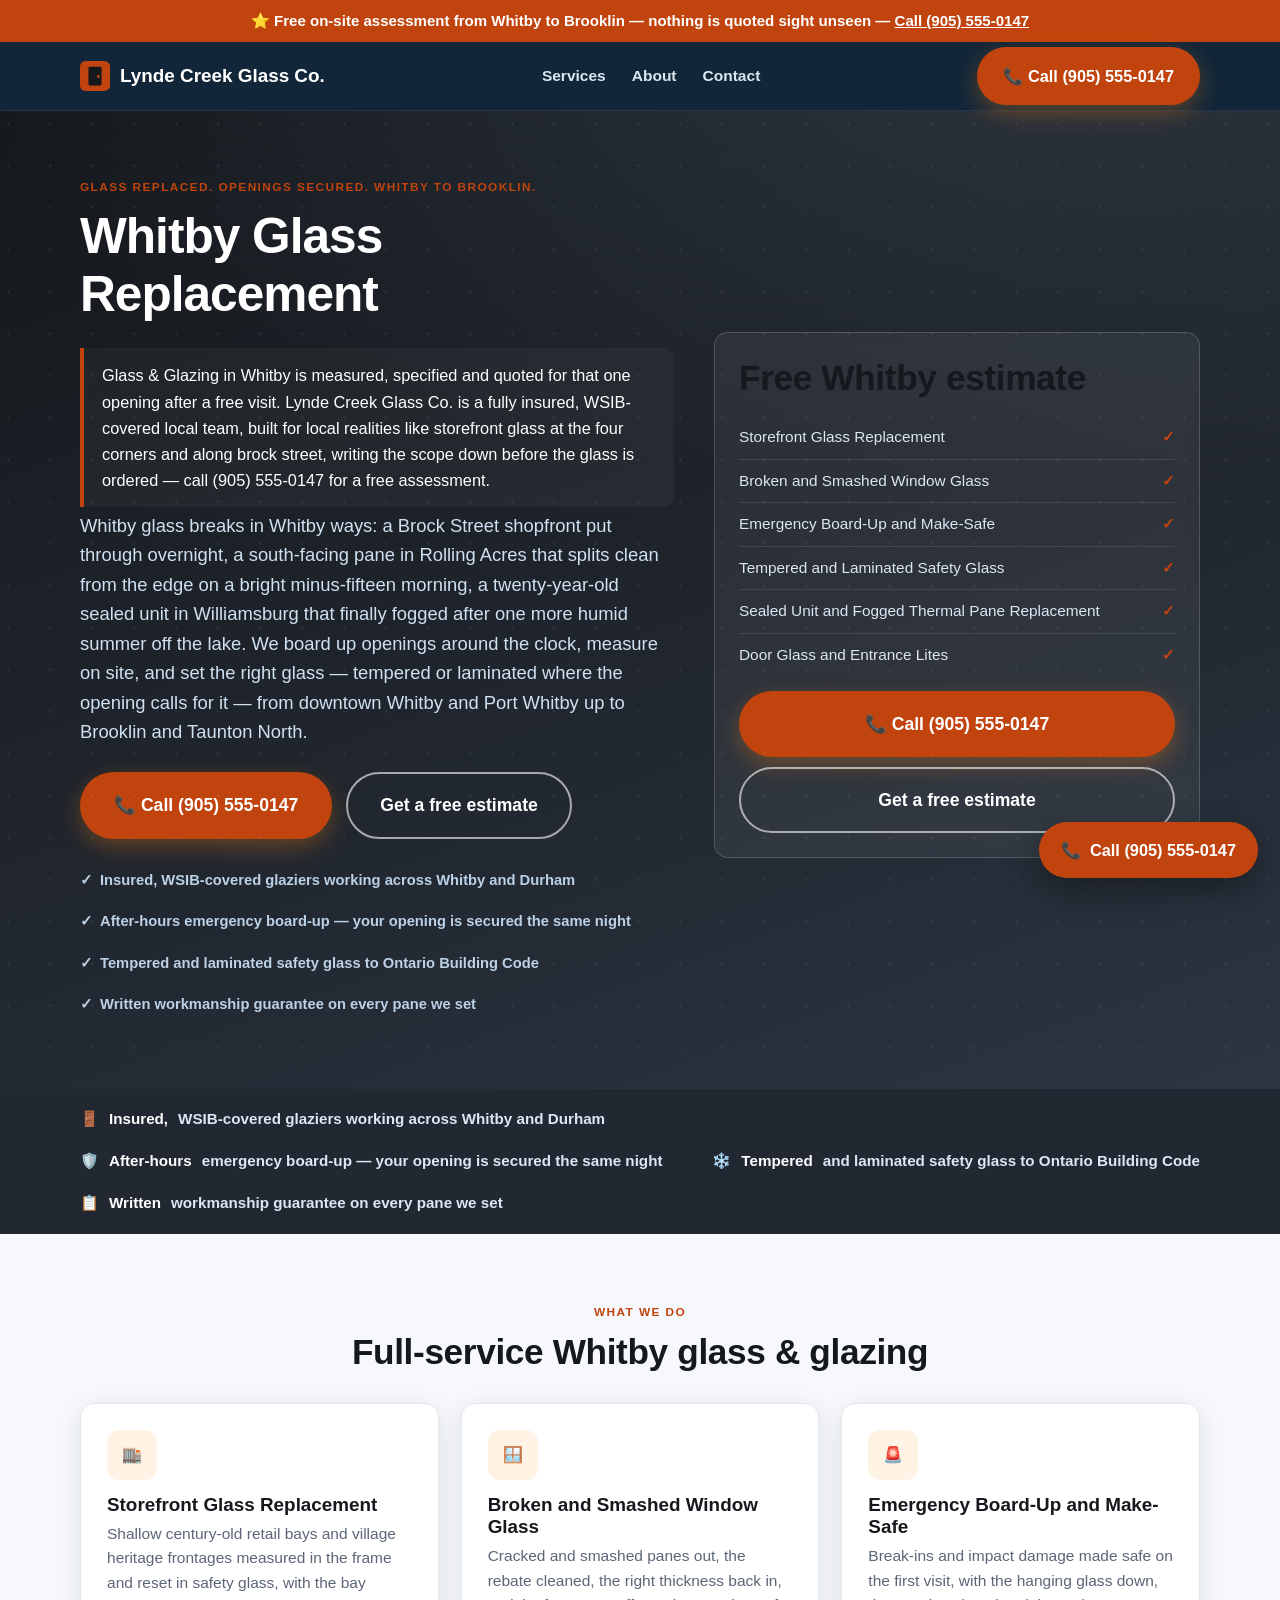
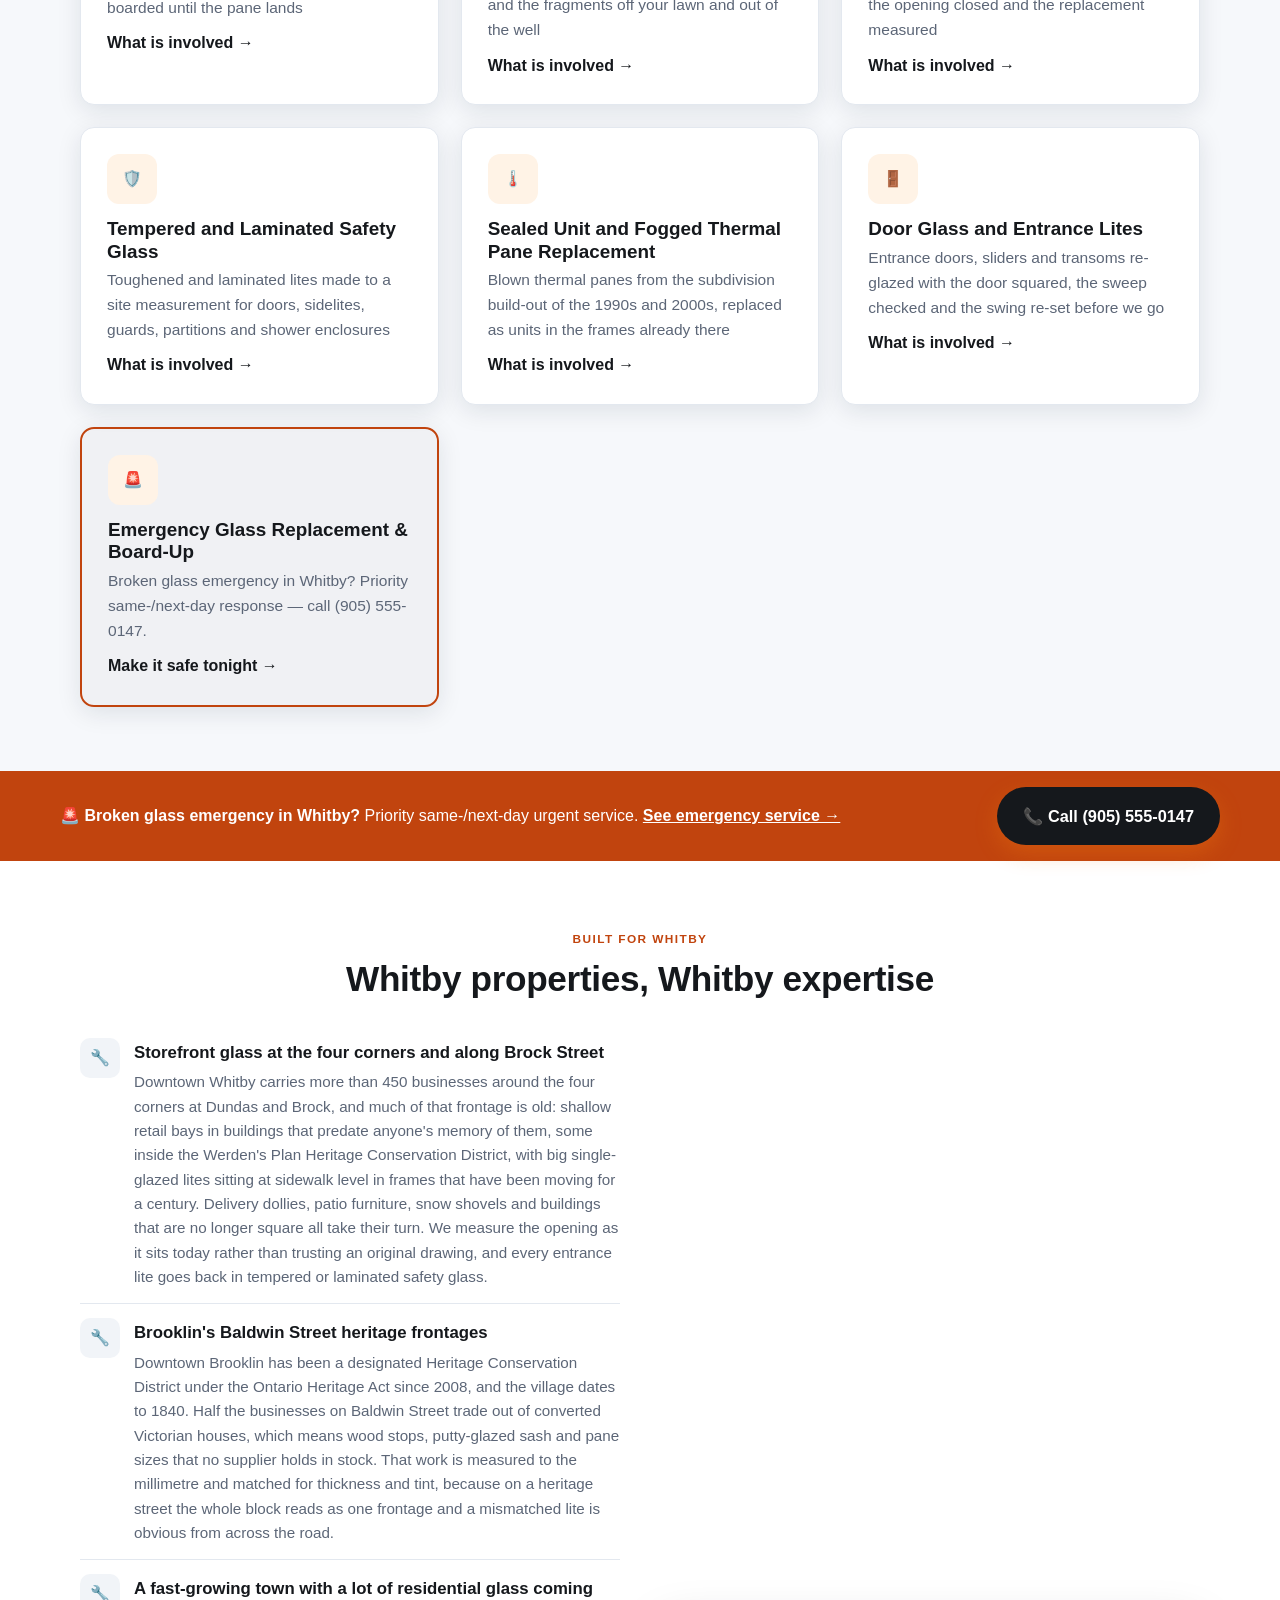
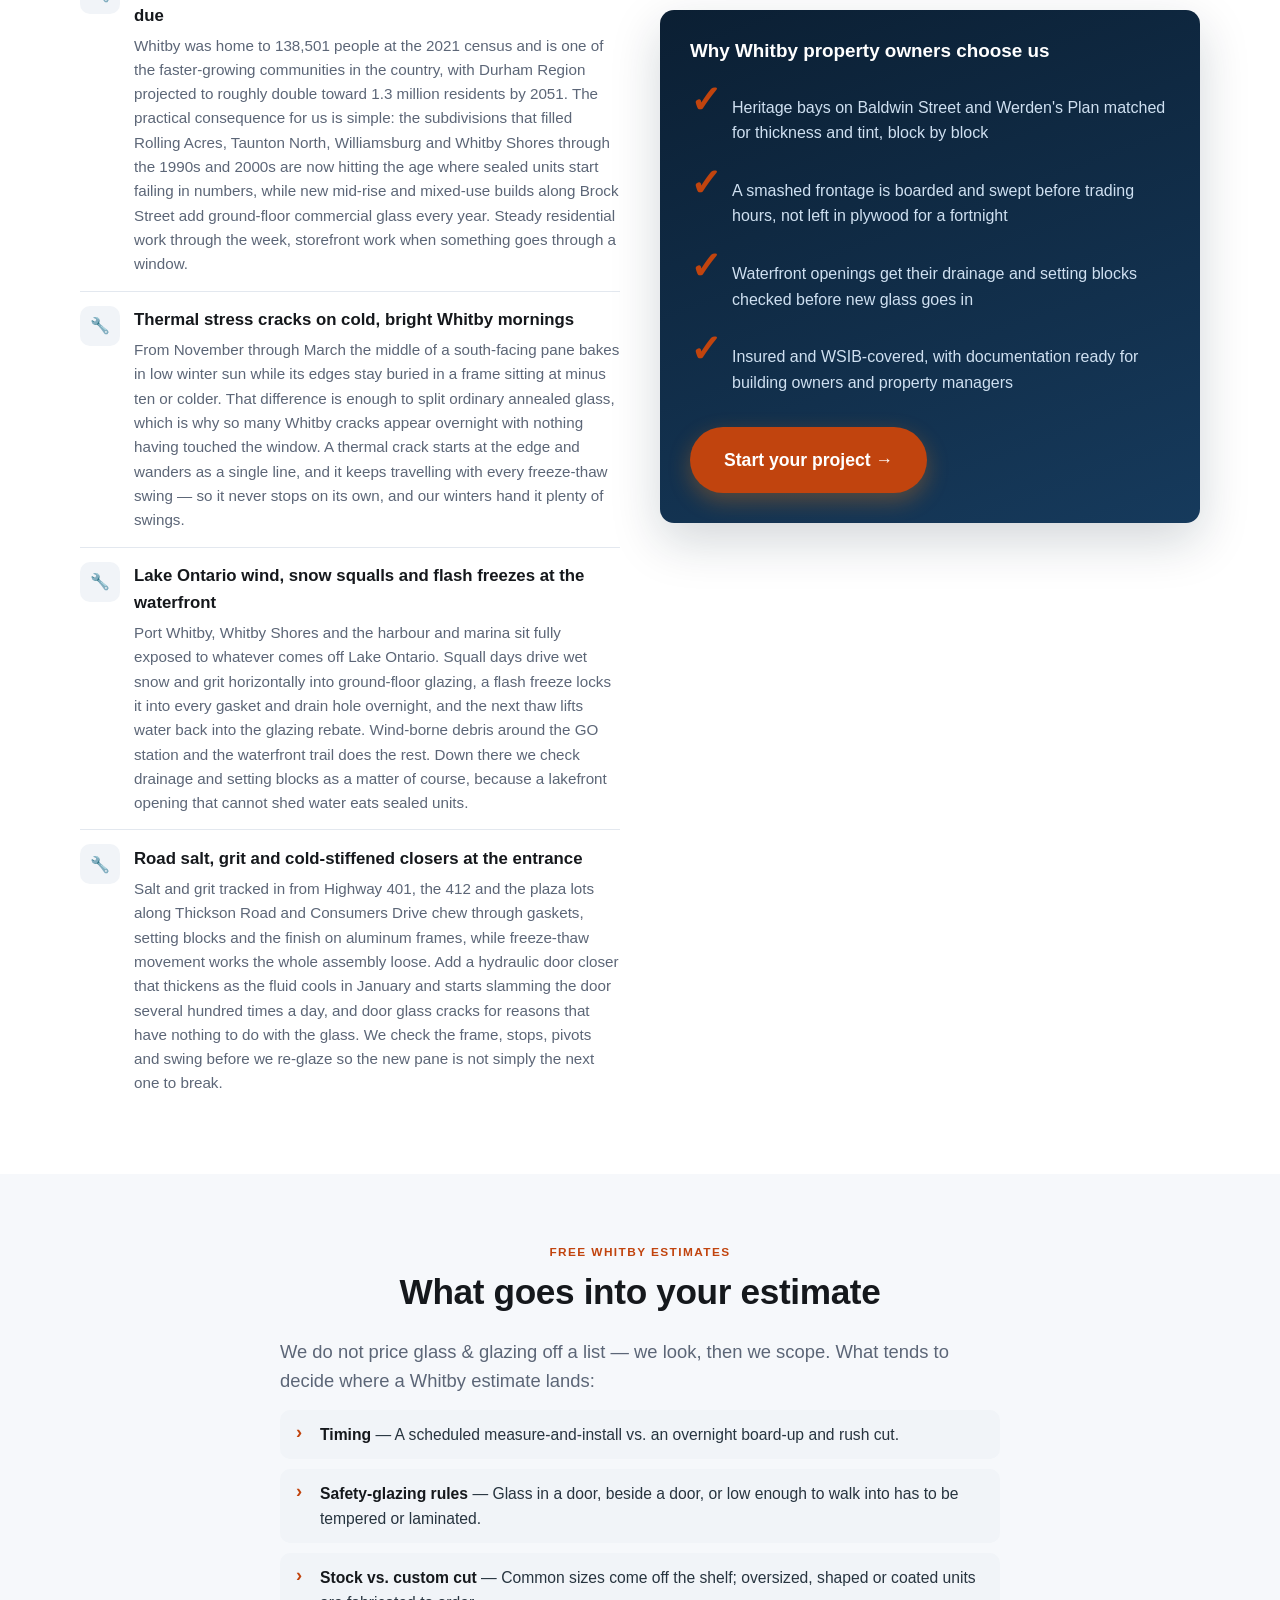
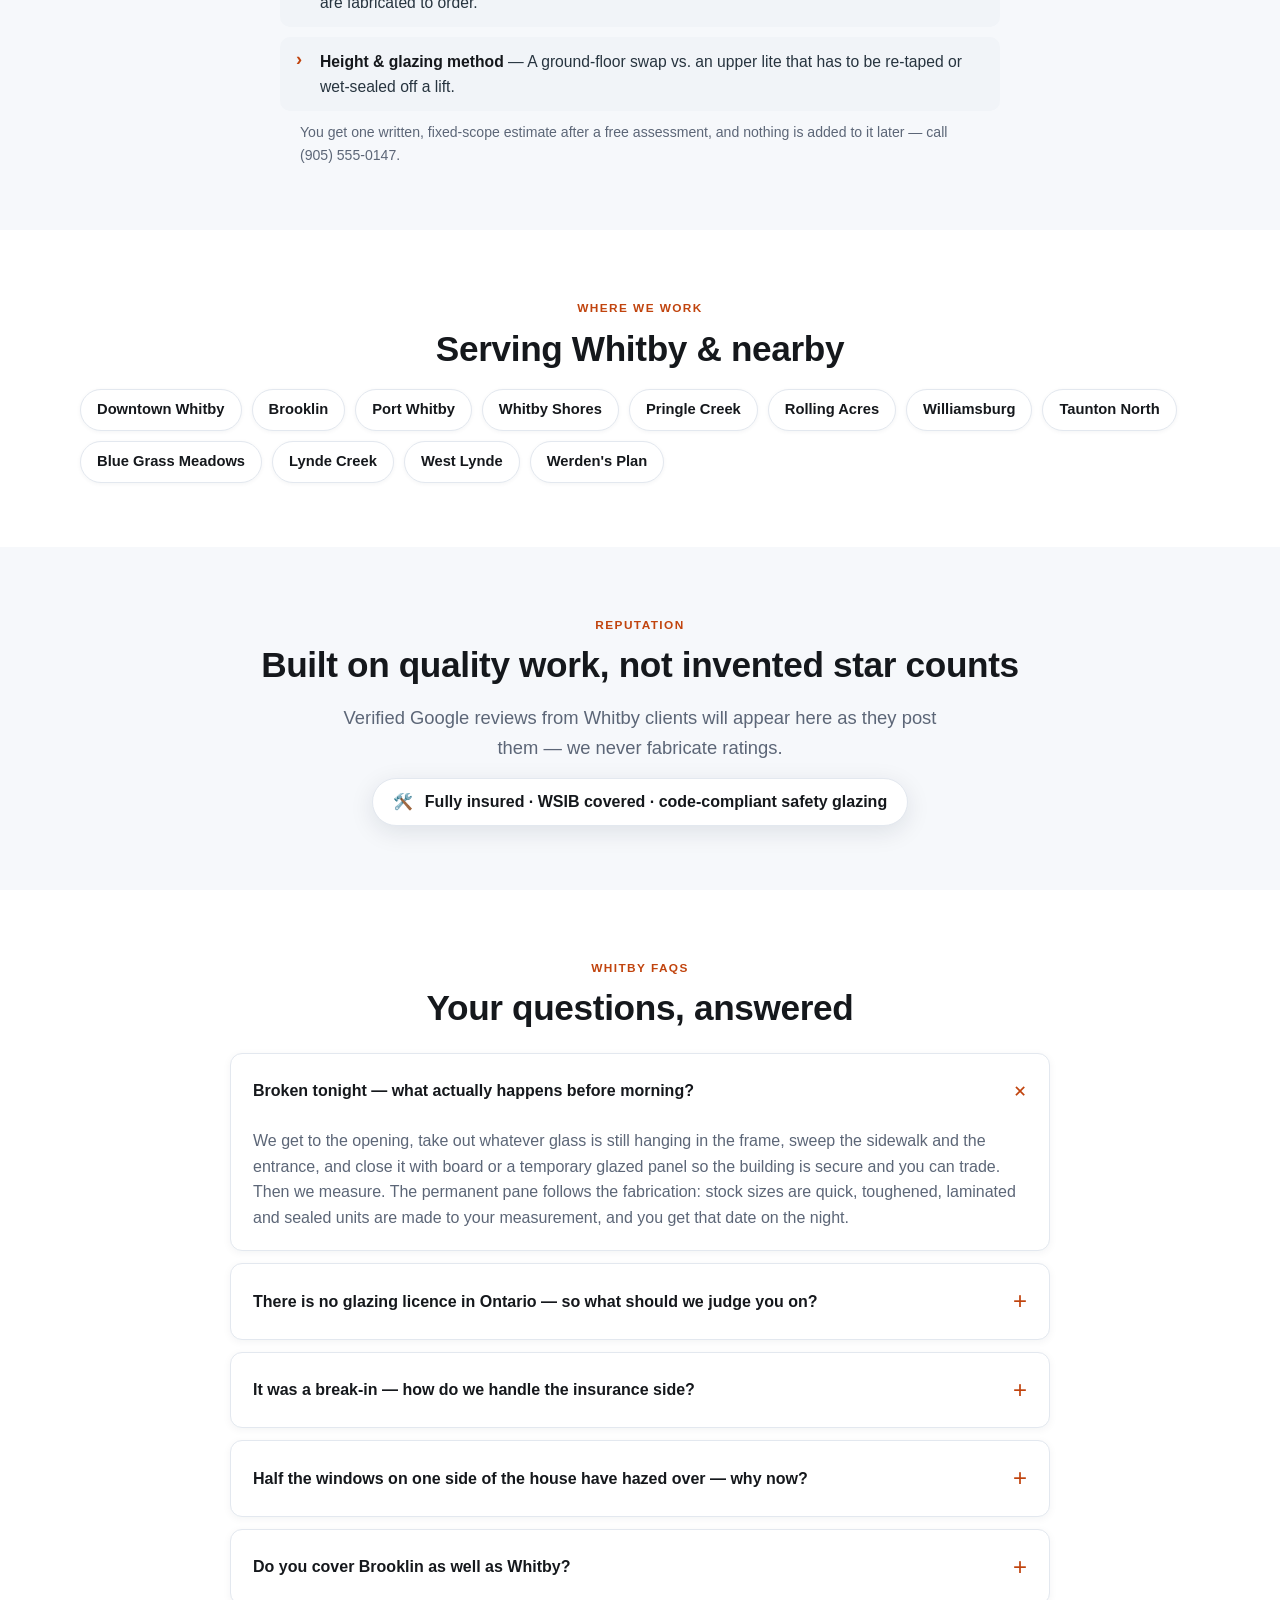
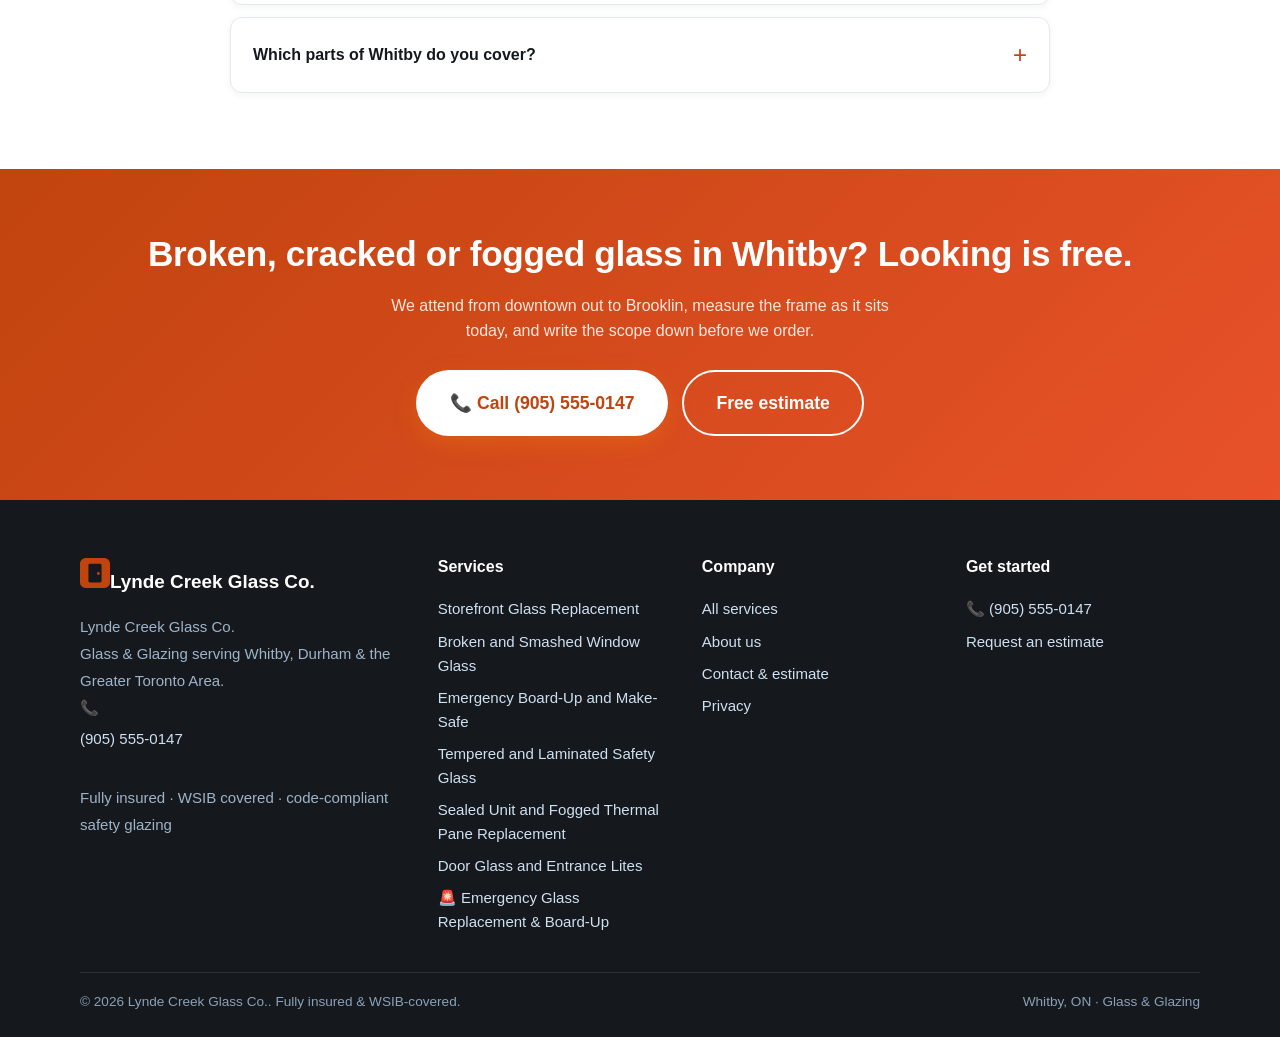
<file: index.html>
<!DOCTYPE html><html lang="en-CA"><head>
<meta charset="utf-8"><meta name="viewport" content="width=device-width, initial-scale=1, viewport-fit=cover">
<title>Whitby Glass Replacement | Lynde Creek Glass Co.</title><meta name="description" content="Whitby glass replacement — storefront glass, broken windows, fogged sealed units and same-night emergency board-up. Insured, WSIB-covered.">
<link rel="canonical" href="https://www.whitbyglassrepair.com/"><link rel="alternate" hreflang="en-CA" href="https://www.whitbyglassrepair.com/"><link rel="alternate" hreflang="x-default" href="https://www.whitbyglassrepair.com/">
<meta name="robots" content="index,follow,max-image-preview:large"><meta name="theme-color" content="#15181c">
<meta name="geo.region" content="CA-ON"><meta name="geo.placename" content="Whitby"><meta name="geo.position" content="43.8975;-78.9429"><meta name="ICBM" content="43.8975, -78.9429">
<meta property="og:type" content="website"><meta property="og:site_name" content="Lynde Creek Glass Co."><meta property="og:title" content="Whitby Glass Replacement | Lynde Creek Glass Co."><meta property="og:description" content="Whitby glass replacement — storefront glass, broken windows, fogged sealed units and same-night emergency board-up. Insured, WSIB-covered."><meta property="og:url" content="https://www.whitbyglassrepair.com/">
<meta property="og:image" content="https://www.whitbyglassrepair.com/assets/og.png"><meta property="og:image:type" content="image/png"><meta property="og:image:width" content="1200"><meta property="og:image:height" content="630"><meta property="og:image:alt" content="Lynde Creek Glass Co. — Glass &amp; Glazing in Whitby, ON"><meta property="og:locale" content="en_CA">
<meta name="twitter:card" content="summary_large_image"><meta name="twitter:title" content="Whitby Glass Replacement | Lynde Creek Glass Co."><meta name="twitter:description" content="Whitby glass replacement — storefront glass, broken windows, fogged sealed units and same-night emergency board-up. Insured, WSIB-covered."><meta name="twitter:image" content="https://www.whitbyglassrepair.com/assets/og.png">
<link rel="icon" href="/assets/favicon.svg" type="image/svg+xml"><link rel="icon" href="/favicon.ico" sizes="32x32"><link rel="apple-touch-icon" href="/assets/apple-touch-icon.png">
<link rel="preload" href="/css/styles.css" as="style"><link rel="stylesheet" href="/css/styles.css">
<script type="application/ld+json">{"@context":"https://schema.org","@graph":[{"@type":"Organization","@id":"https://www.whitbyglassrepair.com/#org","name":"Lynde Creek Glass Co.","url":"https://www.whitbyglassrepair.com/","logo":"https://www.whitbyglassrepair.com/assets/og.png","areaServed":{"@type":"City","name":"Whitby"},"sameAs":["https://www.whitbyglassrepair.com/"]},{"@type":"WebSite","@id":"https://www.whitbyglassrepair.com/#website","url":"https://www.whitbyglassrepair.com/","name":"Lynde Creek Glass Co.","publisher":{"@id":"https://www.whitbyglassrepair.com/#org"},"inLanguage":"en-CA"},{"@type":["HomeAndConstructionBusiness","LocalBusiness"],"@id":"https://www.whitbyglassrepair.com/#business","name":"Lynde Creek Glass Co.","image":"https://www.whitbyglassrepair.com/assets/og.png","url":"https://www.whitbyglassrepair.com/","telephone":"+19055550147","paymentAccepted":"Cash, Cheque, Credit Card, Interac e-Transfer","parentOrganization":{"@id":"https://www.whitbyglassrepair.com/#org"},"brand":{"@id":"https://www.whitbyglassrepair.com/#org"},"description":"Glass & Glazing in Whitby, ON — Fully insured, WSIB covered, code-compliant safety glazing. Priority same-day/next-day urgent response.","address":{"@type":"PostalAddress","addressLocality":"Whitby","addressRegion":"ON","addressCountry":"CA"},"geo":{"@type":"GeoCoordinates","latitude":43.8975,"longitude":-78.9429},"areaServed":[{"@type":"City","name":"Whitby"},{"@type":"GeoShape","circle":"43.8975 -78.9429 20000"}],"sameAs":["https://www.whitbyglassrepair.com/"],"hasMap":"https://www.google.com/maps?q=Whitby%2C%20ON%2C%20Canada","openingHoursSpecification":[{"@type":"OpeningHoursSpecification","dayOfWeek":["Monday","Tuesday","Wednesday","Thursday","Friday"],"opens":"07:00","closes":"18:00"},{"@type":"OpeningHoursSpecification","dayOfWeek":["Saturday"],"opens":"08:00","closes":"15:00"}],"knowsAbout":["glass & glazing","storefront glass replacement","sealed unit (IGU) replacement","tempered and laminated safety glass","emergency board-up","window glass replacement","thermal stress cracking","storefront glass replacement","broken and smashed window glass","emergency board-up and make-safe","tempered and laminated safety glass","sealed unit and fogged thermal pane replacement","door glass and entrance lites","Whitby, ON service area"],"hasOfferCatalog":{"@type":"OfferCatalog","name":"Glass & Glazing in Whitby, ON","itemListElement":[{"@type":"Offer","itemOffered":{"@type":"Service","name":"Storefront Glass Replacement (Whitby)","areaServed":{"@type":"City","name":"Whitby"}}},{"@type":"Offer","itemOffered":{"@type":"Service","name":"Broken and Smashed Window Glass (Whitby)","areaServed":{"@type":"City","name":"Whitby"}}},{"@type":"Offer","itemOffered":{"@type":"Service","name":"Emergency Board-Up and Make-Safe (Whitby)","areaServed":{"@type":"City","name":"Whitby"}}},{"@type":"Offer","itemOffered":{"@type":"Service","name":"Tempered and Laminated Safety Glass (Whitby)","areaServed":{"@type":"City","name":"Whitby"}}},{"@type":"Offer","itemOffered":{"@type":"Service","name":"Sealed Unit and Fogged Thermal Pane Replacement (Whitby)","areaServed":{"@type":"City","name":"Whitby"}}},{"@type":"Offer","itemOffered":{"@type":"Service","name":"Door Glass and Entrance Lites (Whitby)","areaServed":{"@type":"City","name":"Whitby"}}}]}},{"@type":"BreadcrumbList","itemListElement":[{"@type":"ListItem","position":1,"name":"Home","item":"https://www.whitbyglassrepair.com/"}]},{"@type":"FAQPage","mainEntity":[{"@type":"Question","name":"Broken tonight — what actually happens before morning?","acceptedAnswer":{"@type":"Answer","text":"We get to the opening, take out whatever glass is still hanging in the frame, sweep the sidewalk and the entrance, and close it with board or a temporary glazed panel so the building is secure and you can trade. Then we measure. The permanent pane follows the fabrication: stock sizes are quick, toughened, laminated and sealed units are made to your measurement, and you get that date on the night."}},{"@type":"Question","name":"There is no glazing licence in Ontario — so what should we judge you on?","acceptedAnswer":{"@type":"Answer","text":"On the things that can actually be checked. A current liability insurance certificate and WSIB clearance, both of which we hand over before starting. A workmanship guarantee in writing. And the specification itself: whether the person quoting can tell you which of your openings the code requires safety glazing in, and whether they will put annealed glass back into one that does. We will not."}},{"@type":"Question","name":"It was a break-in — how do we handle the insurance side?","acceptedAnswer":{"@type":"Answer","text":"Photograph everything before anybody sweeps, including the point of entry and the glass on the ground, because the insurer and the police report both want it and it cannot be recreated later. From there we provide an itemized scope and invoicing an adjuster can work with, and we can bill the insurer directly where the policy allows. Getting the opening secured does not prejudice a claim."}},{"@type":"Question","name":"Half the windows on one side of the house have hazed over — why now?","acceptedAnswer":{"@type":"Answer","text":"Because they all went in at the same time. Rolling Acres, Taunton North, Williamsburg and Whitby Shores filled in through the 1990s and 2000s, so a whole cohort of sealed units is reaching the end of its life within a few years of itself — and the south and west elevations, which take the most thermal cycling, generally go first. Low winter sun then makes every one of them obvious on the same morning."}},{"@type":"Question","name":"Do you cover Brooklin as well as Whitby?","acceptedAnswer":{"@type":"Answer","text":"Yes. Brooklin, Ashburn and the rural north end are part of Whitby and part of our regular run, and we know what Baldwin Street's heritage frontages need — measured sash, matched thickness, and respect for the conservation district. Call us and we will confirm scheduling for your street."}},{"@type":"Question","name":"Which parts of Whitby do you cover?","acceptedAnswer":{"@type":"Answer","text":"All of it — downtown Whitby, Werden's Plan, Port Whitby, Whitby Shores, Pringle Creek, Rolling Acres, Williamsburg, Taunton North, Blue Grass Meadows, Lynde Creek, West Lynde and Brooklin — plus Oshawa, Ajax and the surrounding Durham Region and Greater Toronto Area on request."}}]}]}</script>
</head><body><a class="skip" href="#main" style="position:absolute;left:-999px">Skip to content</a>
<div class="callstrip">⭐ Free on-site assessment from Whitby to Brooklin — nothing is quoted sight unseen — <a href="tel:+19055550147">Call (905) 555-0147</a></div>
<header class="site"><div class="wrap nav"><a class="brand" href="/" aria-label="Lynde Creek Glass Co. home"><svg width="30" height="30" viewBox="0 0 32 32" fill="none" aria-hidden="true"><rect width="32" height="32" rx="6" fill="#c1440e"/><rect x="9" y="6" width="14" height="20" rx="1.5" fill="#15181c"/><circle cx="19.6" cy="16.5" r="1.5" fill="#c1440e"/></svg>Lynde Creek Glass Co.</a>
<nav class="nav-links" id="nav" aria-label="Main"><a href="/services/">Services</a><a href="/about/">About</a><a href="/contact/">Contact</a></nav>
<div class="nav-cta"><a class="btn btn-call" href="tel:+19055550147">📞 Call (905) 555-0147</a><button class="menu-btn" aria-label="Open menu" aria-expanded="false" aria-controls="nav"><span aria-hidden="true">☰</span></button></div>
</div></header><main id="main"><section class="hero"><div class="wrap"><div>
<span class="eyebrow">Glass replaced. Openings secured. Whitby to Brooklin.</span>
<h1>Whitby Glass Replacement</h1><p class="answer-capsule" data-answer>Glass &amp; Glazing in Whitby is measured, specified and quoted for that one opening after a free visit. Lynde Creek Glass Co. is a fully insured, WSIB-covered local team, built for local realities like storefront glass at the four corners and along brock street, writing the scope down before the glass is ordered — call (905) 555-0147 for a free assessment.</p><p class="lead">Whitby glass breaks in Whitby ways: a Brock Street shopfront put through overnight, a south-facing pane in Rolling Acres that splits clean from the edge on a bright minus-fifteen morning, a twenty-year-old sealed unit in Williamsburg that finally fogged after one more humid summer off the lake. We board up openings around the clock, measure on site, and set the right glass — tempered or laminated where the opening calls for it — from downtown Whitby and Port Whitby up to Brooklin and Taunton North.</p>
<div class="hero-cta"><a class="btn btn-call btn-lg" href="tel:+19055550147">📞 Call (905) 555-0147</a><a class="btn btn-ghost btn-lg" href="/contact/" data-book>Get a free estimate</a></div>
<div class="hero-trust"><span><span aria-hidden="true">✓</span> Insured, WSIB-covered glaziers working across Whitby and Durham</span><span><span aria-hidden="true">✓</span> After-hours emergency board-up — your opening is secured the same night</span><span><span aria-hidden="true">✓</span> Tempered and laminated safety glass to Ontario Building Code</span><span><span aria-hidden="true">✓</span> Written workmanship guarantee on every pane we set</span></div>
</div><aside class="hero-card" aria-label="Free estimate"><h2>Free Whitby estimate</h2><ul><li><span>Storefront Glass Replacement</span><span class="price" aria-hidden="true">✓</span></li><li><span>Broken and Smashed Window Glass</span><span class="price" aria-hidden="true">✓</span></li><li><span>Emergency Board-Up and Make-Safe</span><span class="price" aria-hidden="true">✓</span></li><li><span>Tempered and Laminated Safety Glass</span><span class="price" aria-hidden="true">✓</span></li><li><span>Sealed Unit and Fogged Thermal Pane Replacement</span><span class="price" aria-hidden="true">✓</span></li><li><span>Door Glass and Entrance Lites</span><span class="price" aria-hidden="true">✓</span></li></ul><a class="btn btn-call btn-lg" href="tel:+19055550147" style="margin-top:14px;width:100%;justify-content:center">📞 Call (905) 555-0147</a><a class="btn btn-ghost btn-lg" href="/contact/" data-book style="margin-top:10px;width:100%;justify-content:center">Get a free estimate</a></aside></div></section>
<div class="strip"><div class="wrap"><div class="item"><span aria-hidden="true">🚪</span> <b>Insured,</b> WSIB-covered glaziers working across Whitby and Durham</div><div class="item"><span aria-hidden="true">🛡️</span> <b>After-hours</b> emergency board-up — your opening is secured the same night</div><div class="item"><span aria-hidden="true">❄️</span> <b>Tempered</b> and laminated safety glass to Ontario Building Code</div><div class="item"><span aria-hidden="true">📋</span> <b>Written</b> workmanship guarantee on every pane we set</div></div></div>
<section class="section" id="services"><div class="wrap center"><span class="eyebrow">What we do</span><h2>Full-service Whitby glass &amp; glazing</h2></div>
<div class="wrap" style="margin-top:30px"><div class="grid cols-3"><a class="card" href="/services/storefront-glass-replacement/" style="text-decoration:none"><div class="ico" aria-hidden="true">🏬</div><h3>Storefront Glass Replacement</h3><p>Shallow century-old retail bays and village heritage frontages measured in the frame and reset in safety glass, with the bay boarded until the pane lands</p><div class="from">What is involved →</div></a><a class="card" href="/services/broken-window-glass/" style="text-decoration:none"><div class="ico" aria-hidden="true">🪟</div><h3>Broken and Smashed Window Glass</h3><p>Cracked and smashed panes out, the rebate cleaned, the right thickness back in, and the fragments off your lawn and out of the well</p><div class="from">What is involved →</div></a><a class="card" href="/services/emergency-board-up/" style="text-decoration:none"><div class="ico" aria-hidden="true">🚨</div><h3>Emergency Board-Up and Make-Safe</h3><p>Break-ins and impact damage made safe on the first visit, with the hanging glass down, the opening closed and the replacement measured</p><div class="from">What is involved →</div></a><a class="card" href="/services/tempered-safety-glass/" style="text-decoration:none"><div class="ico" aria-hidden="true">🛡️</div><h3>Tempered and Laminated Safety Glass</h3><p>Toughened and laminated lites made to a site measurement for doors, sidelites, guards, partitions and shower enclosures</p><div class="from">What is involved →</div></a><a class="card" href="/services/sealed-unit-replacement/" style="text-decoration:none"><div class="ico" aria-hidden="true">🌡️</div><h3>Sealed Unit and Fogged Thermal Pane Replacement</h3><p>Blown thermal panes from the subdivision build-out of the 1990s and 2000s, replaced as units in the frames already there</p><div class="from">What is involved →</div></a><a class="card" href="/services/door-glass-replacement/" style="text-decoration:none"><div class="ico" aria-hidden="true">🚪</div><h3>Door Glass and Entrance Lites</h3><p>Entrance doors, sliders and transoms re-glazed with the door squared, the sweep checked and the swing re-set before we go</p><div class="from">What is involved →</div></a><a class="card card-emg" href="/services/emergency-glass-repair-board-up/" style="text-decoration:none"><div class="ico" aria-hidden="true">🚨</div><h3>Emergency Glass Replacement &amp; Board-Up</h3><p>Broken glass emergency in Whitby? Priority same-/next-day response — call (905) 555-0147.</p><div class="from">Make it safe tonight →</div></a></div></div></section>
<section class="emg-band"><div class="wrap"><div><strong>🚨 Broken glass emergency in Whitby?</strong> Priority same-/next-day urgent service. <a href="/services/emergency-glass-repair-board-up/">See emergency service →</a></div><a class="btn btn-call" href="tel:+19055550147">📞 Call (905) 555-0147</a></div></section>
<section class="section alt"><div class="wrap center"><span class="eyebrow">Built for Whitby</span><h2>Whitby properties, Whitby expertise</h2></div>
<div class="wrap split" style="margin-top:24px"><div><ul class="feature-list"><li><span class="fi" aria-hidden="true">🔧</span><div><h4>Storefront glass at the four corners and along Brock Street</h4><p>Downtown Whitby carries more than 450 businesses around the four corners at Dundas and Brock, and much of that frontage is old: shallow retail bays in buildings that predate anyone&#39;s memory of them, some inside the Werden&#39;s Plan Heritage Conservation District, with big single-glazed lites sitting at sidewalk level in frames that have been moving for a century. Delivery dollies, patio furniture, snow shovels and buildings that are no longer square all take their turn. We measure the opening as it sits today rather than trusting an original drawing, and every entrance lite goes back in tempered or laminated safety glass.</p></div></li><li><span class="fi" aria-hidden="true">🔧</span><div><h4>Brooklin&#39;s Baldwin Street heritage frontages</h4><p>Downtown Brooklin has been a designated Heritage Conservation District under the Ontario Heritage Act since 2008, and the village dates to 1840. Half the businesses on Baldwin Street trade out of converted Victorian houses, which means wood stops, putty-glazed sash and pane sizes that no supplier holds in stock. That work is measured to the millimetre and matched for thickness and tint, because on a heritage street the whole block reads as one frontage and a mismatched lite is obvious from across the road.</p></div></li><li><span class="fi" aria-hidden="true">🔧</span><div><h4>A fast-growing town with a lot of residential glass coming due</h4><p>Whitby was home to 138,501 people at the 2021 census and is one of the faster-growing communities in the country, with Durham Region projected to roughly double toward 1.3 million residents by 2051. The practical consequence for us is simple: the subdivisions that filled Rolling Acres, Taunton North, Williamsburg and Whitby Shores through the 1990s and 2000s are now hitting the age where sealed units start failing in numbers, while new mid-rise and mixed-use builds along Brock Street add ground-floor commercial glass every year. Steady residential work through the week, storefront work when something goes through a window.</p></div></li><li><span class="fi" aria-hidden="true">🔧</span><div><h4>Thermal stress cracks on cold, bright Whitby mornings</h4><p>From November through March the middle of a south-facing pane bakes in low winter sun while its edges stay buried in a frame sitting at minus ten or colder. That difference is enough to split ordinary annealed glass, which is why so many Whitby cracks appear overnight with nothing having touched the window. A thermal crack starts at the edge and wanders as a single line, and it keeps travelling with every freeze-thaw swing — so it never stops on its own, and our winters hand it plenty of swings.</p></div></li><li><span class="fi" aria-hidden="true">🔧</span><div><h4>Lake Ontario wind, snow squalls and flash freezes at the waterfront</h4><p>Port Whitby, Whitby Shores and the harbour and marina sit fully exposed to whatever comes off Lake Ontario. Squall days drive wet snow and grit horizontally into ground-floor glazing, a flash freeze locks it into every gasket and drain hole overnight, and the next thaw lifts water back into the glazing rebate. Wind-borne debris around the GO station and the waterfront trail does the rest. Down there we check drainage and setting blocks as a matter of course, because a lakefront opening that cannot shed water eats sealed units.</p></div></li><li><span class="fi" aria-hidden="true">🔧</span><div><h4>Road salt, grit and cold-stiffened closers at the entrance</h4><p>Salt and grit tracked in from Highway 401, the 412 and the plaza lots along Thickson Road and Consumers Drive chew through gaskets, setting blocks and the finish on aluminum frames, while freeze-thaw movement works the whole assembly loose. Add a hydraulic door closer that thickens as the fluid cools in January and starts slamming the door several hundred times a day, and door glass cracks for reasons that have nothing to do with the glass. We check the frame, stops, pivots and swing before we re-glaze so the new pane is not simply the next one to break.</p></div></li></ul></div>
<div class="panel"><h3>Why Whitby property owners choose us</h3><div class="stat"><b aria-hidden="true">✓</b><span>Heritage bays on Baldwin Street and Werden&#39;s Plan matched for thickness and tint, block by block</span></div><div class="stat"><b aria-hidden="true">✓</b><span>A smashed frontage is boarded and swept before trading hours, not left in plywood for a fortnight</span></div><div class="stat"><b aria-hidden="true">✓</b><span>Waterfront openings get their drainage and setting blocks checked before new glass goes in</span></div><div class="stat"><b aria-hidden="true">✓</b><span>Insured and WSIB-covered, with documentation ready for building owners and property managers</span></div><a class="btn btn-call btn-lg" href="/contact/" data-book style="margin-top:14px">Start your project →</a></div></div></section>
<section class="section"><div class="wrap center"><span class="eyebrow">Free Whitby estimates</span><h2>What goes into your estimate</h2></div><div class="wrap" style="margin-top:24px;max-width:760px"><p class="lead" style="max-width:70ch;margin:0 0 14px">We do not price glass &amp; glazing off a list — we look, then we scope. What tends to decide where a Whitby estimate lands:</p><ul class="factors"><li><strong>Timing</strong> — A scheduled measure-and-install vs. an overnight board-up and rush cut.</li><li><strong>Safety-glazing rules</strong> — Glass in a door, beside a door, or low enough to walk into has to be tempered or laminated.</li><li><strong>Stock vs. custom cut</strong> — Common sizes come off the shelf; oversized, shaped or coated units are fabricated to order.</li><li><strong>Height &amp; glazing method</strong> — A ground-floor swap vs. an upper lite that has to be re-taped or wet-sealed off a lift.</li></ul><p class="wrap price-note">You get one written, fixed-scope estimate after a free assessment, and nothing is added to it later — call (905) 555-0147.</p></div></section>
<section class="section alt"><div class="wrap center"><span class="eyebrow">Where we work</span><h2>Serving Whitby &amp; nearby</h2></div><div class="wrap" style="margin-top:20px"><div class="chips"><span class="chip">Downtown Whitby</span><span class="chip">Brooklin</span><span class="chip">Port Whitby</span><span class="chip">Whitby Shores</span><span class="chip">Pringle Creek</span><span class="chip">Rolling Acres</span><span class="chip">Williamsburg</span><span class="chip">Taunton North</span><span class="chip">Blue Grass Meadows</span><span class="chip">Lynde Creek</span><span class="chip">West Lynde</span><span class="chip">Werden&#39;s Plan</span></div></div></section>

<section class="section"><div class="wrap center"><span class="eyebrow">Reputation</span><h2>Built on quality work, not invented star counts</h2><p class="lead" style="margin:0 auto">Verified Google reviews from Whitby clients will appear here as they post them — we never fabricate ratings.</p><div style="margin-top:16px"><span class="rating-badge"><span aria-hidden="true">🛠️</span> Fully insured · WSIB covered · code-compliant safety glazing</span></div></div></section>
<section class="section alt"><div class="wrap center"><span class="eyebrow">Whitby FAQs</span><h2>Your questions, answered</h2></div><div class="wrap" style="margin-top:24px"><div class="faq" style="max-width:820px;margin:0 auto"><details open><summary>Broken tonight — what actually happens before morning?</summary><p>We get to the opening, take out whatever glass is still hanging in the frame, sweep the sidewalk and the entrance, and close it with board or a temporary glazed panel so the building is secure and you can trade. Then we measure. The permanent pane follows the fabrication: stock sizes are quick, toughened, laminated and sealed units are made to your measurement, and you get that date on the night.</p></details><details><summary>There is no glazing licence in Ontario — so what should we judge you on?</summary><p>On the things that can actually be checked. A current liability insurance certificate and WSIB clearance, both of which we hand over before starting. A workmanship guarantee in writing. And the specification itself: whether the person quoting can tell you which of your openings the code requires safety glazing in, and whether they will put annealed glass back into one that does. We will not.</p></details><details><summary>It was a break-in — how do we handle the insurance side?</summary><p>Photograph everything before anybody sweeps, including the point of entry and the glass on the ground, because the insurer and the police report both want it and it cannot be recreated later. From there we provide an itemized scope and invoicing an adjuster can work with, and we can bill the insurer directly where the policy allows. Getting the opening secured does not prejudice a claim.</p></details><details><summary>Half the windows on one side of the house have hazed over — why now?</summary><p>Because they all went in at the same time. Rolling Acres, Taunton North, Williamsburg and Whitby Shores filled in through the 1990s and 2000s, so a whole cohort of sealed units is reaching the end of its life within a few years of itself — and the south and west elevations, which take the most thermal cycling, generally go first. Low winter sun then makes every one of them obvious on the same morning.</p></details><details><summary>Do you cover Brooklin as well as Whitby?</summary><p>Yes. Brooklin, Ashburn and the rural north end are part of Whitby and part of our regular run, and we know what Baldwin Street&#39;s heritage frontages need — measured sash, matched thickness, and respect for the conservation district. Call us and we will confirm scheduling for your street.</p></details><details><summary>Which parts of Whitby do you cover?</summary><p>All of it — downtown Whitby, Werden&#39;s Plan, Port Whitby, Whitby Shores, Pringle Creek, Rolling Acres, Williamsburg, Taunton North, Blue Grass Meadows, Lynde Creek, West Lynde and Brooklin — plus Oshawa, Ajax and the surrounding Durham Region and Greater Toronto Area on request.</p></details></div></div></section>
<section class="section cta-band"><div class="wrap"><h2>Broken, cracked or fogged glass in Whitby? Looking is free.</h2><p>We attend from downtown out to Brooklin, measure the frame as it sits today, and write the scope down before we order.</p><div class="hero-cta" style="justify-content:center"><a class="btn btn-call btn-lg" href="tel:+19055550147">📞 Call (905) 555-0147</a><a class="btn btn-ghost btn-lg" href="/contact/" data-book>Free estimate</a></div></div></section></main><footer class="site"><div class="wrap"><div class="cols">
<div><a class="brand" href="/" aria-label="Lynde Creek Glass Co. home"><svg width="30" height="30" viewBox="0 0 32 32" fill="none" aria-hidden="true"><rect width="32" height="32" rx="6" fill="#c1440e"/><rect x="9" y="6" width="14" height="20" rx="1.5" fill="#15181c"/><circle cx="19.6" cy="16.5" r="1.5" fill="#c1440e"/></svg>Lynde Creek Glass Co.</a><address class="nap" style="font-style:normal">Lynde Creek Glass Co.<br>Glass &amp; Glazing serving Whitby, Durham &amp; the Greater Toronto Area.<br>📞 <a href="tel:+19055550147">(905) 555-0147</a><br>Fully insured · WSIB covered · code-compliant safety glazing</address></div>
<div><h4>Services</h4><a href="/services/storefront-glass-replacement/">Storefront Glass Replacement</a><a href="/services/broken-window-glass/">Broken and Smashed Window Glass</a><a href="/services/emergency-board-up/">Emergency Board-Up and Make-Safe</a><a href="/services/tempered-safety-glass/">Tempered and Laminated Safety Glass</a><a href="/services/sealed-unit-replacement/">Sealed Unit and Fogged Thermal Pane Replacement</a><a href="/services/door-glass-replacement/">Door Glass and Entrance Lites</a><a href="/services/emergency-glass-repair-board-up/">🚨 Emergency Glass Replacement &amp; Board-Up</a></div>
<div><h4>Company</h4><a href="/services/">All services</a><a href="/about/">About us</a><a href="/contact/">Contact &amp; estimate</a><a href="/privacy/">Privacy</a></div>
<div><h4>Get started</h4><a href="tel:+19055550147">📞 (905) 555-0147</a><a href="/contact/" data-book>Request an estimate</a></div>
</div><div class="legal"><span>© 2026 Lynde Creek Glass Co.. Fully insured &amp; WSIB-covered.</span><span>Whitby, ON · Glass &amp; Glazing</span></div></div></footer><a class="fab-call" href="tel:+19055550147" aria-label="Call Lynde Creek Glass Co."><span aria-hidden="true">📞</span> Call (905) 555-0147</a>
<div class="callbar"><a class="btn btn-call" href="tel:+19055550147">📞 Call now</a><a class="btn btn-dark" href="/contact/" data-book>Free estimate</a></div>
<script src="/js/main.js" defer></script></body></html>
</file>
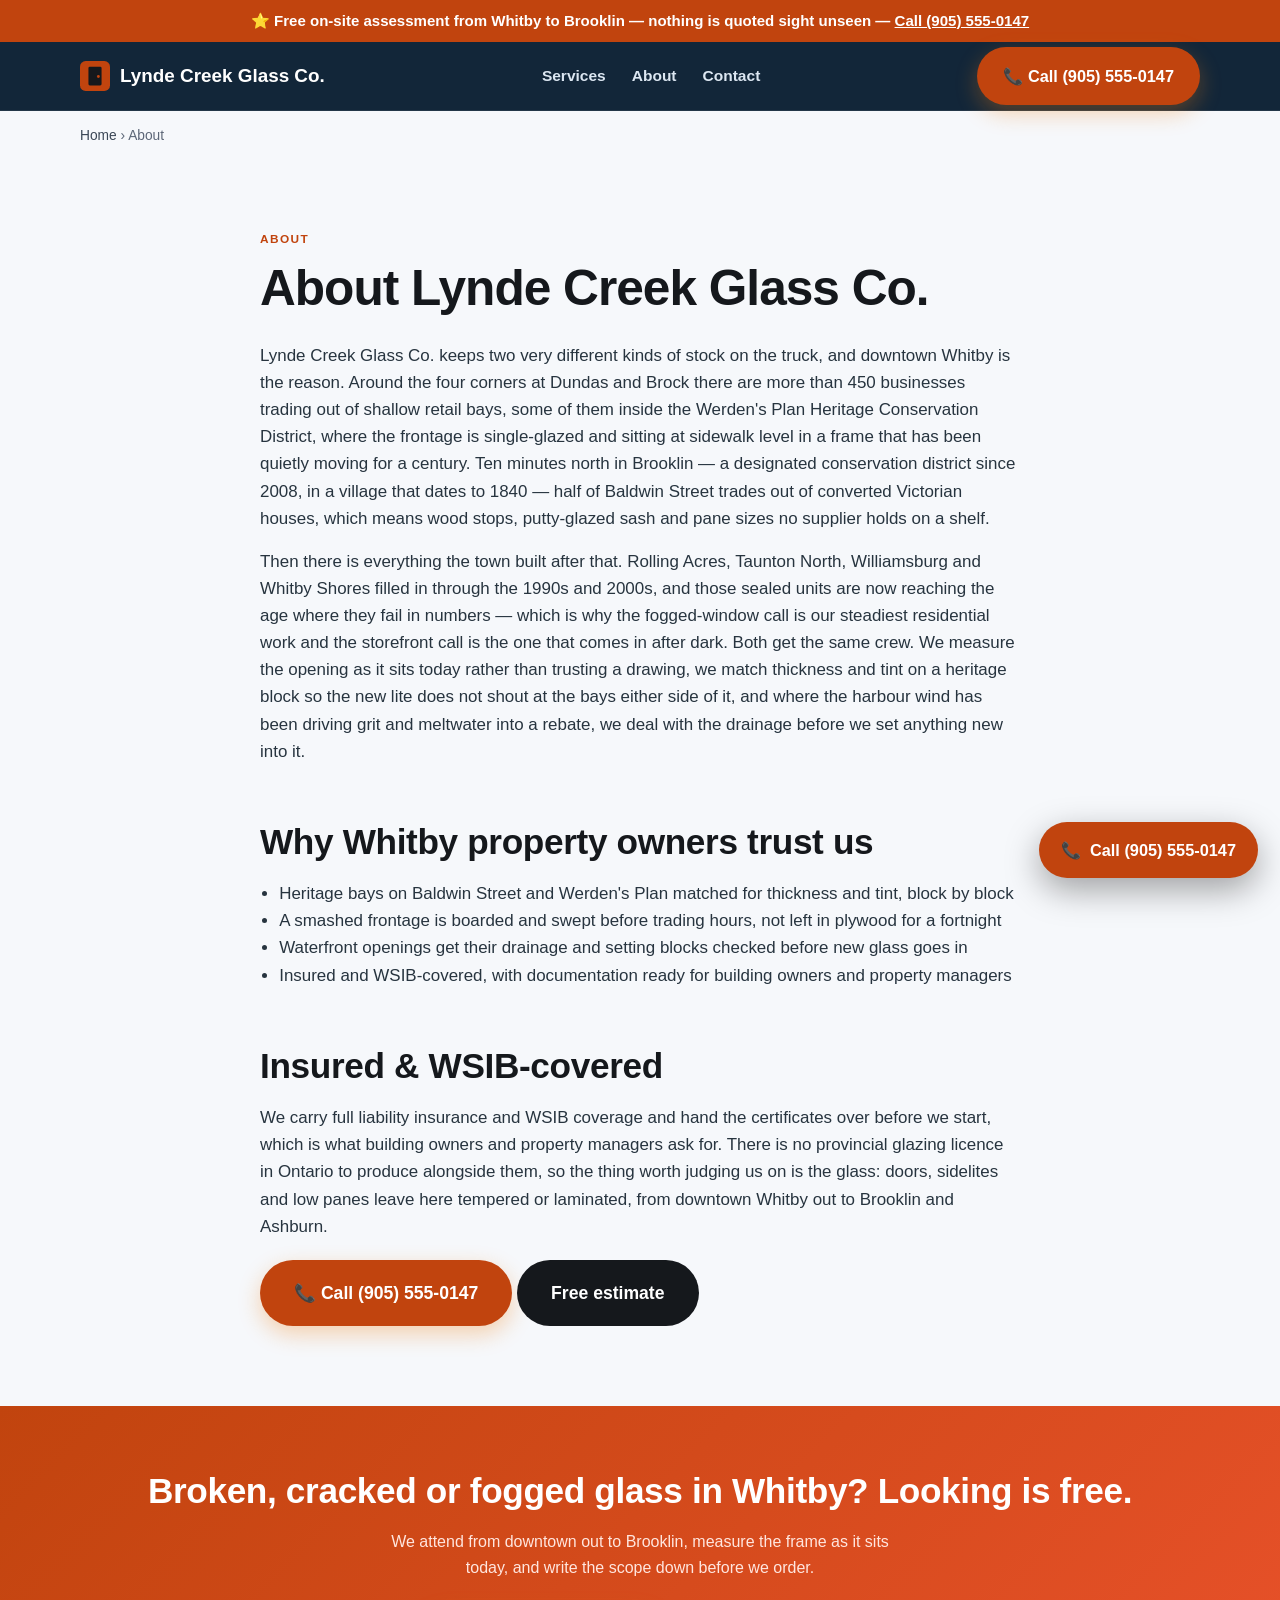
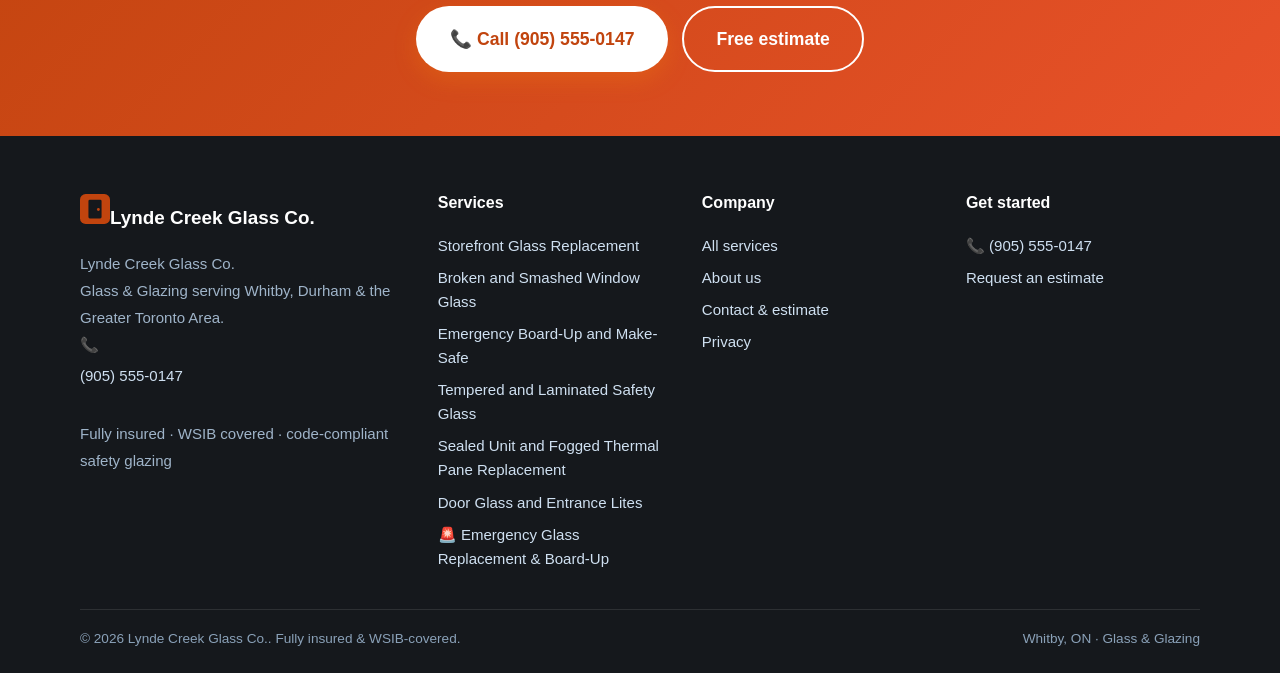
<file: about/index.html>
<!DOCTYPE html><html lang="en-CA"><head>
<meta charset="utf-8"><meta name="viewport" content="width=device-width, initial-scale=1, viewport-fit=cover">
<title>About Lynde Creek Glass Co. | Whitby Glass &amp; Glazing</title><meta name="description" content="About Lynde Creek Glass Co. — insured, WSIB-covered glass &amp; glazing in Whitby, ON. Our story, process and credentials.">
<link rel="canonical" href="https://www.whitbyglassrepair.com/about/"><link rel="alternate" hreflang="en-CA" href="https://www.whitbyglassrepair.com/about/"><link rel="alternate" hreflang="x-default" href="https://www.whitbyglassrepair.com/about/">
<meta name="robots" content="index,follow,max-image-preview:large"><meta name="theme-color" content="#15181c">
<meta name="geo.region" content="CA-ON"><meta name="geo.placename" content="Whitby"><meta name="geo.position" content="43.8975;-78.9429"><meta name="ICBM" content="43.8975, -78.9429">
<meta property="og:type" content="website"><meta property="og:site_name" content="Lynde Creek Glass Co."><meta property="og:title" content="About Lynde Creek Glass Co. | Whitby Glass &amp; Glazing"><meta property="og:description" content="About Lynde Creek Glass Co. — insured, WSIB-covered glass &amp; glazing in Whitby, ON. Our story, process and credentials."><meta property="og:url" content="https://www.whitbyglassrepair.com/about/">
<meta property="og:image" content="https://www.whitbyglassrepair.com/assets/og.png"><meta property="og:image:type" content="image/png"><meta property="og:image:width" content="1200"><meta property="og:image:height" content="630"><meta property="og:image:alt" content="Lynde Creek Glass Co. — Glass &amp; Glazing in Whitby, ON"><meta property="og:locale" content="en_CA">
<meta name="twitter:card" content="summary_large_image"><meta name="twitter:title" content="About Lynde Creek Glass Co. | Whitby Glass &amp; Glazing"><meta name="twitter:description" content="About Lynde Creek Glass Co. — insured, WSIB-covered glass &amp; glazing in Whitby, ON. Our story, process and credentials."><meta name="twitter:image" content="https://www.whitbyglassrepair.com/assets/og.png">
<link rel="icon" href="/assets/favicon.svg" type="image/svg+xml"><link rel="icon" href="/favicon.ico" sizes="32x32"><link rel="apple-touch-icon" href="/assets/apple-touch-icon.png">
<link rel="preload" href="/css/styles.css" as="style"><link rel="stylesheet" href="/css/styles.css">
<script type="application/ld+json">{"@context":"https://schema.org","@graph":[{"@type":"WebSite","@id":"https://www.whitbyglassrepair.com/#website","url":"https://www.whitbyglassrepair.com/","name":"Lynde Creek Glass Co.","publisher":{"@id":"https://www.whitbyglassrepair.com/#org"},"inLanguage":"en-CA"},{"@type":"AboutPage","@id":"https://www.whitbyglassrepair.com/about/#page","url":"https://www.whitbyglassrepair.com/about/","name":"About Lynde Creek Glass Co.","isPartOf":{"@id":"https://www.whitbyglassrepair.com/#website"},"about":{"@id":"https://www.whitbyglassrepair.com/#org"}},{"@type":"Organization","@id":"https://www.whitbyglassrepair.com/#org","name":"Lynde Creek Glass Co.","url":"https://www.whitbyglassrepair.com/","logo":"https://www.whitbyglassrepair.com/assets/og.png","areaServed":{"@type":"City","name":"Whitby"},"sameAs":["https://www.whitbyglassrepair.com/"]},{"@type":["HomeAndConstructionBusiness","LocalBusiness"],"@id":"https://www.whitbyglassrepair.com/#business","name":"Lynde Creek Glass Co.","image":"https://www.whitbyglassrepair.com/assets/og.png","url":"https://www.whitbyglassrepair.com/","telephone":"+19055550147","paymentAccepted":"Cash, Cheque, Credit Card, Interac e-Transfer","parentOrganization":{"@id":"https://www.whitbyglassrepair.com/#org"},"brand":{"@id":"https://www.whitbyglassrepair.com/#org"},"description":"Glass & Glazing in Whitby, ON — Fully insured, WSIB covered, code-compliant safety glazing. Priority same-day/next-day urgent response.","address":{"@type":"PostalAddress","addressLocality":"Whitby","addressRegion":"ON","addressCountry":"CA"},"geo":{"@type":"GeoCoordinates","latitude":43.8975,"longitude":-78.9429},"areaServed":[{"@type":"City","name":"Whitby"},{"@type":"GeoShape","circle":"43.8975 -78.9429 20000"}],"sameAs":["https://www.whitbyglassrepair.com/"],"hasMap":"https://www.google.com/maps?q=Whitby%2C%20ON%2C%20Canada","openingHoursSpecification":[{"@type":"OpeningHoursSpecification","dayOfWeek":["Monday","Tuesday","Wednesday","Thursday","Friday"],"opens":"07:00","closes":"18:00"},{"@type":"OpeningHoursSpecification","dayOfWeek":["Saturday"],"opens":"08:00","closes":"15:00"}],"knowsAbout":["glass & glazing","storefront glass replacement","sealed unit (IGU) replacement","tempered and laminated safety glass","emergency board-up","window glass replacement","thermal stress cracking","storefront glass replacement","broken and smashed window glass","emergency board-up and make-safe","tempered and laminated safety glass","sealed unit and fogged thermal pane replacement","door glass and entrance lites","Whitby, ON service area"],"hasOfferCatalog":{"@type":"OfferCatalog","name":"Glass & Glazing in Whitby, ON","itemListElement":[{"@type":"Offer","itemOffered":{"@type":"Service","name":"Storefront Glass Replacement (Whitby)","areaServed":{"@type":"City","name":"Whitby"}}},{"@type":"Offer","itemOffered":{"@type":"Service","name":"Broken and Smashed Window Glass (Whitby)","areaServed":{"@type":"City","name":"Whitby"}}},{"@type":"Offer","itemOffered":{"@type":"Service","name":"Emergency Board-Up and Make-Safe (Whitby)","areaServed":{"@type":"City","name":"Whitby"}}},{"@type":"Offer","itemOffered":{"@type":"Service","name":"Tempered and Laminated Safety Glass (Whitby)","areaServed":{"@type":"City","name":"Whitby"}}},{"@type":"Offer","itemOffered":{"@type":"Service","name":"Sealed Unit and Fogged Thermal Pane Replacement (Whitby)","areaServed":{"@type":"City","name":"Whitby"}}},{"@type":"Offer","itemOffered":{"@type":"Service","name":"Door Glass and Entrance Lites (Whitby)","areaServed":{"@type":"City","name":"Whitby"}}}]}},{"@type":"BreadcrumbList","itemListElement":[{"@type":"ListItem","position":1,"name":"Home","item":"https://www.whitbyglassrepair.com/"},{"@type":"ListItem","position":2,"name":"About","item":"https://www.whitbyglassrepair.com/about/"}]}]}</script>
</head><body><a class="skip" href="#main" style="position:absolute;left:-999px">Skip to content</a>
<div class="callstrip">⭐ Free on-site assessment from Whitby to Brooklin — nothing is quoted sight unseen — <a href="tel:+19055550147">Call (905) 555-0147</a></div>
<header class="site"><div class="wrap nav"><a class="brand" href="/" aria-label="Lynde Creek Glass Co. home"><svg width="30" height="30" viewBox="0 0 32 32" fill="none" aria-hidden="true"><rect width="32" height="32" rx="6" fill="#c1440e"/><rect x="9" y="6" width="14" height="20" rx="1.5" fill="#15181c"/><circle cx="19.6" cy="16.5" r="1.5" fill="#c1440e"/></svg>Lynde Creek Glass Co.</a>
<nav class="nav-links" id="nav" aria-label="Main"><a href="/services/">Services</a><a href="/about/">About</a><a href="/contact/">Contact</a></nav>
<div class="nav-cta"><a class="btn btn-call" href="tel:+19055550147">📞 Call (905) 555-0147</a><button class="menu-btn" aria-label="Open menu" aria-expanded="false" aria-controls="nav"><span aria-hidden="true">☰</span></button></div>
</div></header><main id="main"><div class="wrap"><nav class="crumbs" aria-label="Breadcrumb"><a href="/">Home</a> › <span aria-current="page">About</span></nav></div><article class="section"><div class="article"><span class="eyebrow">About</span><h1>About Lynde Creek Glass Co.</h1><p>Lynde Creek Glass Co. keeps two very different kinds of stock on the truck, and downtown Whitby is the reason. Around the four corners at Dundas and Brock there are more than 450 businesses trading out of shallow retail bays, some of them inside the Werden's Plan Heritage Conservation District, where the frontage is single-glazed and sitting at sidewalk level in a frame that has been quietly moving for a century. Ten minutes north in Brooklin — a designated conservation district since 2008, in a village that dates to 1840 — half of Baldwin Street trades out of converted Victorian houses, which means wood stops, putty-glazed sash and pane sizes no supplier holds on a shelf.</p><p>Then there is everything the town built after that. Rolling Acres, Taunton North, Williamsburg and Whitby Shores filled in through the 1990s and 2000s, and those sealed units are now reaching the age where they fail in numbers — which is why the fogged-window call is our steadiest residential work and the storefront call is the one that comes in after dark. Both get the same crew. We measure the opening as it sits today rather than trusting a drawing, we match thickness and tint on a heritage block so the new lite does not shout at the bays either side of it, and where the harbour wind has been driving grit and meltwater into a rebate, we deal with the drainage before we set anything new into it.</p><h2>Why Whitby property owners trust us</h2><ul><li>Heritage bays on Baldwin Street and Werden&#39;s Plan matched for thickness and tint, block by block</li><li>A smashed frontage is boarded and swept before trading hours, not left in plywood for a fortnight</li><li>Waterfront openings get their drainage and setting blocks checked before new glass goes in</li><li>Insured and WSIB-covered, with documentation ready for building owners and property managers</li></ul><h2>Insured &amp; WSIB-covered</h2><p>We carry full liability insurance and WSIB coverage and hand the certificates over before we start, which is what building owners and property managers ask for. There is no provincial glazing licence in Ontario to produce alongside them, so the thing worth judging us on is the glass: doors, sidelites and low panes leave here tempered or laminated, from downtown Whitby out to Brooklin and Ashburn.</p><p style="margin-top:20px"><a class="btn btn-call btn-lg" href="tel:+19055550147">📞 Call (905) 555-0147</a> <a class="btn btn-dark btn-lg" href="/contact/" data-book>Free estimate</a></p></div></article><section class="section cta-band"><div class="wrap"><h2>Broken, cracked or fogged glass in Whitby? Looking is free.</h2><p>We attend from downtown out to Brooklin, measure the frame as it sits today, and write the scope down before we order.</p><div class="hero-cta" style="justify-content:center"><a class="btn btn-call btn-lg" href="tel:+19055550147">📞 Call (905) 555-0147</a><a class="btn btn-ghost btn-lg" href="/contact/" data-book>Free estimate</a></div></div></section></main><footer class="site"><div class="wrap"><div class="cols">
<div><a class="brand" href="/" aria-label="Lynde Creek Glass Co. home"><svg width="30" height="30" viewBox="0 0 32 32" fill="none" aria-hidden="true"><rect width="32" height="32" rx="6" fill="#c1440e"/><rect x="9" y="6" width="14" height="20" rx="1.5" fill="#15181c"/><circle cx="19.6" cy="16.5" r="1.5" fill="#c1440e"/></svg>Lynde Creek Glass Co.</a><address class="nap" style="font-style:normal">Lynde Creek Glass Co.<br>Glass &amp; Glazing serving Whitby, Durham &amp; the Greater Toronto Area.<br>📞 <a href="tel:+19055550147">(905) 555-0147</a><br>Fully insured · WSIB covered · code-compliant safety glazing</address></div>
<div><h4>Services</h4><a href="/services/storefront-glass-replacement/">Storefront Glass Replacement</a><a href="/services/broken-window-glass/">Broken and Smashed Window Glass</a><a href="/services/emergency-board-up/">Emergency Board-Up and Make-Safe</a><a href="/services/tempered-safety-glass/">Tempered and Laminated Safety Glass</a><a href="/services/sealed-unit-replacement/">Sealed Unit and Fogged Thermal Pane Replacement</a><a href="/services/door-glass-replacement/">Door Glass and Entrance Lites</a><a href="/services/emergency-glass-repair-board-up/">🚨 Emergency Glass Replacement &amp; Board-Up</a></div>
<div><h4>Company</h4><a href="/services/">All services</a><a href="/about/">About us</a><a href="/contact/">Contact &amp; estimate</a><a href="/privacy/">Privacy</a></div>
<div><h4>Get started</h4><a href="tel:+19055550147">📞 (905) 555-0147</a><a href="/contact/" data-book>Request an estimate</a></div>
</div><div class="legal"><span>© 2026 Lynde Creek Glass Co.. Fully insured &amp; WSIB-covered.</span><span>Whitby, ON · Glass &amp; Glazing</span></div></div></footer><a class="fab-call" href="tel:+19055550147" aria-label="Call Lynde Creek Glass Co."><span aria-hidden="true">📞</span> Call (905) 555-0147</a>
<div class="callbar"><a class="btn btn-call" href="tel:+19055550147">📞 Call now</a><a class="btn btn-dark" href="/contact/" data-book>Free estimate</a></div>
<script src="/js/main.js" defer></script></body></html>
</file>
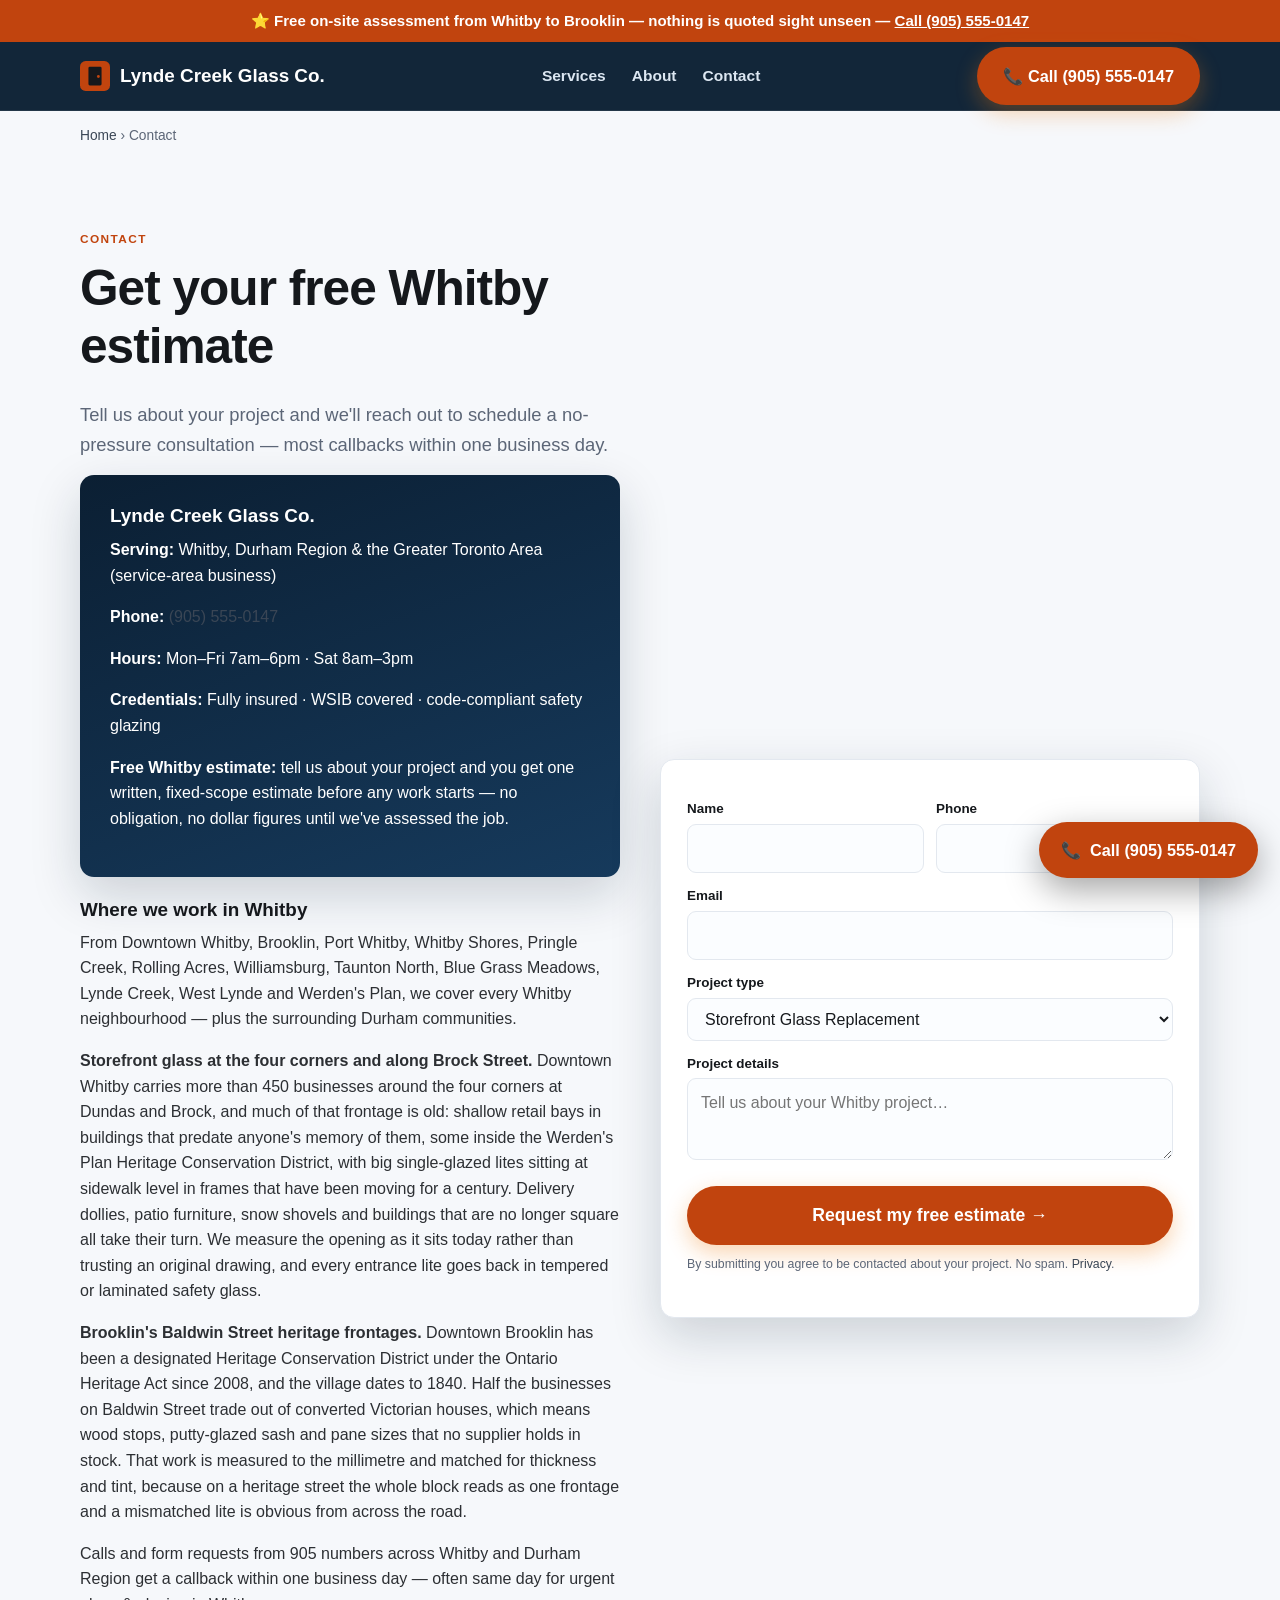
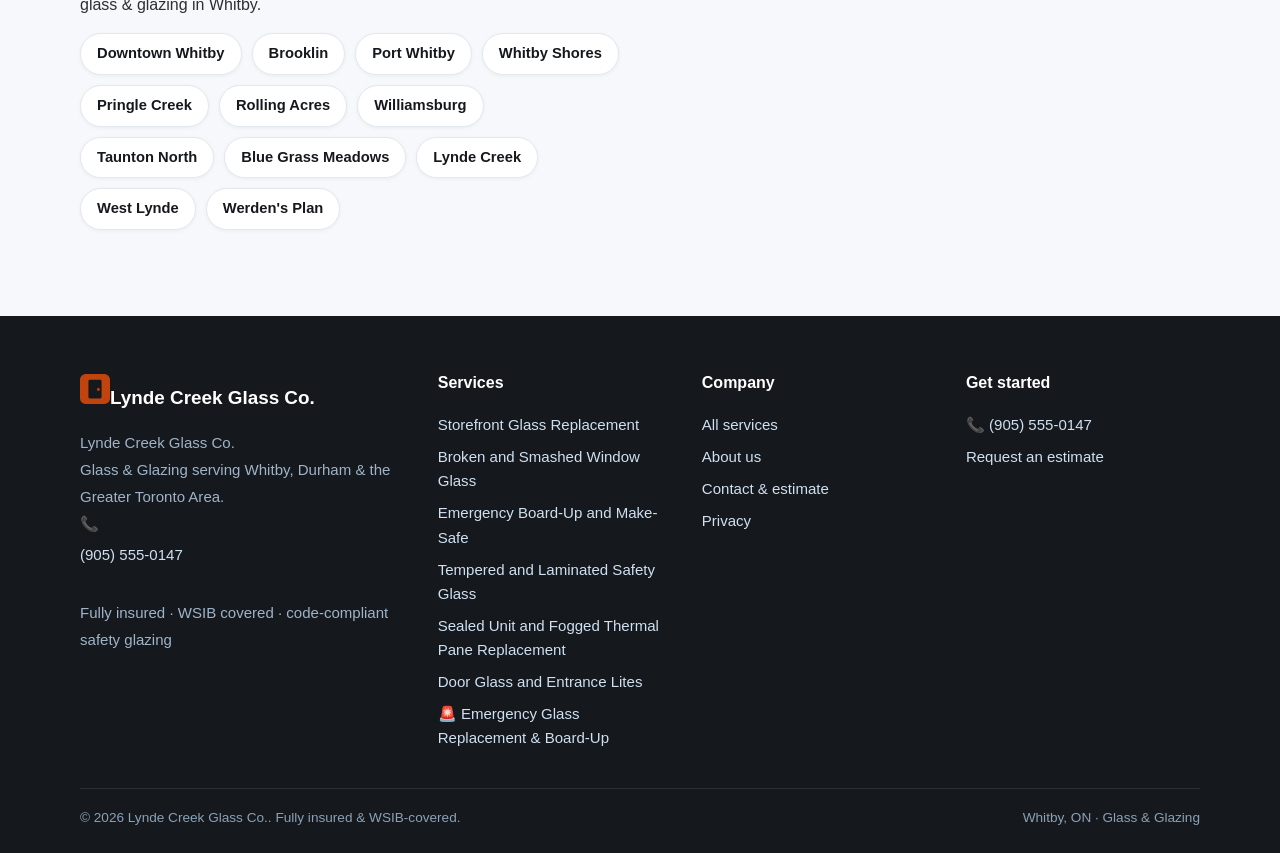
<file: contact/index.html>
<!DOCTYPE html><html lang="en-CA"><head>
<meta charset="utf-8"><meta name="viewport" content="width=device-width, initial-scale=1, viewport-fit=cover">
<title>Contact Lynde Creek Glass Co. | Whitby Free Quote (905)</title><meta name="description" content="Contact Lynde Creek Glass Co. in Whitby, ON for a free glass &amp; glazing quote. Call (905) 555-0147 or request a callback.">
<link rel="canonical" href="https://www.whitbyglassrepair.com/contact/"><link rel="alternate" hreflang="en-CA" href="https://www.whitbyglassrepair.com/contact/"><link rel="alternate" hreflang="x-default" href="https://www.whitbyglassrepair.com/contact/">
<meta name="robots" content="index,follow,max-image-preview:large"><meta name="theme-color" content="#15181c">
<meta name="geo.region" content="CA-ON"><meta name="geo.placename" content="Whitby"><meta name="geo.position" content="43.8975;-78.9429"><meta name="ICBM" content="43.8975, -78.9429">
<meta property="og:type" content="website"><meta property="og:site_name" content="Lynde Creek Glass Co."><meta property="og:title" content="Contact Lynde Creek Glass Co. | Whitby Free Quote (905)"><meta property="og:description" content="Contact Lynde Creek Glass Co. in Whitby, ON for a free glass &amp; glazing quote. Call (905) 555-0147 or request a callback."><meta property="og:url" content="https://www.whitbyglassrepair.com/contact/">
<meta property="og:image" content="https://www.whitbyglassrepair.com/assets/og.png"><meta property="og:image:type" content="image/png"><meta property="og:image:width" content="1200"><meta property="og:image:height" content="630"><meta property="og:image:alt" content="Lynde Creek Glass Co. — Glass &amp; Glazing in Whitby, ON"><meta property="og:locale" content="en_CA">
<meta name="twitter:card" content="summary_large_image"><meta name="twitter:title" content="Contact Lynde Creek Glass Co. | Whitby Free Quote (905)"><meta name="twitter:description" content="Contact Lynde Creek Glass Co. in Whitby, ON for a free glass &amp; glazing quote. Call (905) 555-0147 or request a callback."><meta name="twitter:image" content="https://www.whitbyglassrepair.com/assets/og.png">
<link rel="icon" href="/assets/favicon.svg" type="image/svg+xml"><link rel="icon" href="/favicon.ico" sizes="32x32"><link rel="apple-touch-icon" href="/assets/apple-touch-icon.png">
<link rel="preload" href="/css/styles.css" as="style"><link rel="stylesheet" href="/css/styles.css">
<script type="application/ld+json">{"@context":"https://schema.org","@graph":[{"@type":"Organization","@id":"https://www.whitbyglassrepair.com/#org","name":"Lynde Creek Glass Co.","url":"https://www.whitbyglassrepair.com/","logo":"https://www.whitbyglassrepair.com/assets/og.png","areaServed":{"@type":"City","name":"Whitby"},"sameAs":["https://www.whitbyglassrepair.com/"]},{"@type":"WebSite","@id":"https://www.whitbyglassrepair.com/#website","url":"https://www.whitbyglassrepair.com/","name":"Lynde Creek Glass Co.","publisher":{"@id":"https://www.whitbyglassrepair.com/#org"},"inLanguage":"en-CA"},{"@type":"ContactPage","@id":"https://www.whitbyglassrepair.com/contact/#page","url":"https://www.whitbyglassrepair.com/contact/","name":"Contact Lynde Creek Glass Co.","isPartOf":{"@id":"https://www.whitbyglassrepair.com/#website"},"about":{"@id":"https://www.whitbyglassrepair.com/#business"}},{"@type":["HomeAndConstructionBusiness","LocalBusiness"],"@id":"https://www.whitbyglassrepair.com/#business","name":"Lynde Creek Glass Co.","image":"https://www.whitbyglassrepair.com/assets/og.png","url":"https://www.whitbyglassrepair.com/","telephone":"+19055550147","paymentAccepted":"Cash, Cheque, Credit Card, Interac e-Transfer","parentOrganization":{"@id":"https://www.whitbyglassrepair.com/#org"},"brand":{"@id":"https://www.whitbyglassrepair.com/#org"},"description":"Glass & Glazing in Whitby, ON — Fully insured, WSIB covered, code-compliant safety glazing. Priority same-day/next-day urgent response.","address":{"@type":"PostalAddress","addressLocality":"Whitby","addressRegion":"ON","addressCountry":"CA"},"geo":{"@type":"GeoCoordinates","latitude":43.8975,"longitude":-78.9429},"areaServed":[{"@type":"City","name":"Whitby"},{"@type":"GeoShape","circle":"43.8975 -78.9429 20000"}],"sameAs":["https://www.whitbyglassrepair.com/"],"hasMap":"https://www.google.com/maps?q=Whitby%2C%20ON%2C%20Canada","openingHoursSpecification":[{"@type":"OpeningHoursSpecification","dayOfWeek":["Monday","Tuesday","Wednesday","Thursday","Friday"],"opens":"07:00","closes":"18:00"},{"@type":"OpeningHoursSpecification","dayOfWeek":["Saturday"],"opens":"08:00","closes":"15:00"}],"knowsAbout":["glass & glazing","storefront glass replacement","sealed unit (IGU) replacement","tempered and laminated safety glass","emergency board-up","window glass replacement","thermal stress cracking","storefront glass replacement","broken and smashed window glass","emergency board-up and make-safe","tempered and laminated safety glass","sealed unit and fogged thermal pane replacement","door glass and entrance lites","Whitby, ON service area"],"hasOfferCatalog":{"@type":"OfferCatalog","name":"Glass & Glazing in Whitby, ON","itemListElement":[{"@type":"Offer","itemOffered":{"@type":"Service","name":"Storefront Glass Replacement (Whitby)","areaServed":{"@type":"City","name":"Whitby"}}},{"@type":"Offer","itemOffered":{"@type":"Service","name":"Broken and Smashed Window Glass (Whitby)","areaServed":{"@type":"City","name":"Whitby"}}},{"@type":"Offer","itemOffered":{"@type":"Service","name":"Emergency Board-Up and Make-Safe (Whitby)","areaServed":{"@type":"City","name":"Whitby"}}},{"@type":"Offer","itemOffered":{"@type":"Service","name":"Tempered and Laminated Safety Glass (Whitby)","areaServed":{"@type":"City","name":"Whitby"}}},{"@type":"Offer","itemOffered":{"@type":"Service","name":"Sealed Unit and Fogged Thermal Pane Replacement (Whitby)","areaServed":{"@type":"City","name":"Whitby"}}},{"@type":"Offer","itemOffered":{"@type":"Service","name":"Door Glass and Entrance Lites (Whitby)","areaServed":{"@type":"City","name":"Whitby"}}}]}},{"@type":"BreadcrumbList","itemListElement":[{"@type":"ListItem","position":1,"name":"Home","item":"https://www.whitbyglassrepair.com/"},{"@type":"ListItem","position":2,"name":"Contact","item":"https://www.whitbyglassrepair.com/contact/"}]}]}</script>
</head><body><a class="skip" href="#main" style="position:absolute;left:-999px">Skip to content</a>
<div class="callstrip">⭐ Free on-site assessment from Whitby to Brooklin — nothing is quoted sight unseen — <a href="tel:+19055550147">Call (905) 555-0147</a></div>
<header class="site"><div class="wrap nav"><a class="brand" href="/" aria-label="Lynde Creek Glass Co. home"><svg width="30" height="30" viewBox="0 0 32 32" fill="none" aria-hidden="true"><rect width="32" height="32" rx="6" fill="#c1440e"/><rect x="9" y="6" width="14" height="20" rx="1.5" fill="#15181c"/><circle cx="19.6" cy="16.5" r="1.5" fill="#c1440e"/></svg>Lynde Creek Glass Co.</a>
<nav class="nav-links" id="nav" aria-label="Main"><a href="/services/">Services</a><a href="/about/">About</a><a href="/contact/">Contact</a></nav>
<div class="nav-cta"><a class="btn btn-call" href="tel:+19055550147">📞 Call (905) 555-0147</a><button class="menu-btn" aria-label="Open menu" aria-expanded="false" aria-controls="nav"><span aria-hidden="true">☰</span></button></div>
</div></header><main id="main"><div class="wrap"><nav class="crumbs" aria-label="Breadcrumb"><a href="/">Home</a> › <span aria-current="page">Contact</span></nav></div><section class="section"><div class="wrap quote-wrap"><div>
<span class="eyebrow">Contact</span><h1>Get your free Whitby estimate</h1>
<p class="lead">Tell us about your project and we'll reach out to schedule a no-pressure consultation — most callbacks within one business day.</p>
<div class="panel" style="margin-top:10px"><h3>Lynde Creek Glass Co.</h3>
<p><strong>Serving:</strong> Whitby, Durham Region &amp; the Greater Toronto Area (service-area business)</p>
<p><strong>Phone:</strong> <a href="tel:+19055550147">(905) 555-0147</a></p>
<p><strong>Hours:</strong> Mon–Fri 7am–6pm · Sat 8am–3pm</p>
<p><strong>Credentials:</strong> Fully insured · WSIB covered · code-compliant safety glazing</p><p><strong>Free Whitby estimate:</strong> tell us about your project and you get one written, fixed-scope estimate before any work starts — no obligation, no dollar figures until we've assessed the job.</p></div>
<div class="contact-areas"><h3>Where we work in Whitby</h3>
<p class="area-note">From Downtown Whitby, Brooklin, Port Whitby, Whitby Shores, Pringle Creek, Rolling Acres, Williamsburg, Taunton North, Blue Grass Meadows, Lynde Creek, West Lynde and Werden&#39;s Plan, we cover every Whitby neighbourhood — plus the surrounding Durham communities.</p>
<p class="area-note"><strong>Storefront glass at the four corners and along Brock Street.</strong> Downtown Whitby carries more than 450 businesses around the four corners at Dundas and Brock, and much of that frontage is old: shallow retail bays in buildings that predate anyone&#39;s memory of them, some inside the Werden&#39;s Plan Heritage Conservation District, with big single-glazed lites sitting at sidewalk level in frames that have been moving for a century. Delivery dollies, patio furniture, snow shovels and buildings that are no longer square all take their turn. We measure the opening as it sits today rather than trusting an original drawing, and every entrance lite goes back in tempered or laminated safety glass.</p><p class="area-note"><strong>Brooklin&#39;s Baldwin Street heritage frontages.</strong> Downtown Brooklin has been a designated Heritage Conservation District under the Ontario Heritage Act since 2008, and the village dates to 1840. Half the businesses on Baldwin Street trade out of converted Victorian houses, which means wood stops, putty-glazed sash and pane sizes that no supplier holds in stock. That work is measured to the millimetre and matched for thickness and tint, because on a heritage street the whole block reads as one frontage and a mismatched lite is obvious from across the road.</p>
<p class="area-note">Calls and form requests from 905 numbers across Whitby and Durham Region get a callback within one business day — often same day for urgent glass &amp; glazing in Whitby.</p>
<div class="chips"><span class="chip">Downtown Whitby</span><span class="chip">Brooklin</span><span class="chip">Port Whitby</span><span class="chip">Whitby Shores</span><span class="chip">Pringle Creek</span><span class="chip">Rolling Acres</span><span class="chip">Williamsburg</span><span class="chip">Taunton North</span><span class="chip">Blue Grass Meadows</span><span class="chip">Lynde Creek</span><span class="chip">West Lynde</span><span class="chip">Werden&#39;s Plan</span></div></div></div>
<form class="quote-form" action="https://api.web3forms.com/submit" method="POST">
<input type="hidden" name="access_key" value="YOUR-WEB3FORMS-ACCESS-KEY">
<input type="hidden" name="redirect" value="https://www.whitbyglassrepair.com/thank-you/">
<input type="hidden" name="subject" value="New Whitby glass &amp; glazing lead — Lynde Creek Glass Co.">
<input type="hidden" name="city" value="Whitby">
<input type="checkbox" name="botcheck" style="display:none" tabindex="-1" autocomplete="off">
<div class="row"><div><label for="q-name">Name</label><input id="q-name" name="name" required autocomplete="name" autocapitalize="words"></div><div><label for="q-phone">Phone</label><input id="q-phone" name="phone" type="tel" required autocomplete="tel" inputmode="tel"></div></div>
<label for="q-email">Email</label><input id="q-email" name="email" type="email" autocomplete="email" inputmode="email" autocapitalize="off" spellcheck="false">
<label for="q-service">Project type</label><select id="q-service" name="service"><option>Storefront Glass Replacement</option><option>Broken and Smashed Window Glass</option><option>Emergency Board-Up and Make-Safe</option><option>Tempered and Laminated Safety Glass</option><option>Sealed Unit and Fogged Thermal Pane Replacement</option><option>Door Glass and Entrance Lites</option><option>Other / not sure</option></select>
<label for="q-msg">Project details</label><textarea id="q-msg" name="message" placeholder="Tell us about your Whitby project…"></textarea>
<button class="btn btn-call btn-lg" type="submit">Request my free estimate →</button>
<p class="fineprint">By submitting you agree to be contacted about your project. No spam. <a href="/privacy/">Privacy</a>.</p></form></div></section></main><footer class="site"><div class="wrap"><div class="cols">
<div><a class="brand" href="/" aria-label="Lynde Creek Glass Co. home"><svg width="30" height="30" viewBox="0 0 32 32" fill="none" aria-hidden="true"><rect width="32" height="32" rx="6" fill="#c1440e"/><rect x="9" y="6" width="14" height="20" rx="1.5" fill="#15181c"/><circle cx="19.6" cy="16.5" r="1.5" fill="#c1440e"/></svg>Lynde Creek Glass Co.</a><address class="nap" style="font-style:normal">Lynde Creek Glass Co.<br>Glass &amp; Glazing serving Whitby, Durham &amp; the Greater Toronto Area.<br>📞 <a href="tel:+19055550147">(905) 555-0147</a><br>Fully insured · WSIB covered · code-compliant safety glazing</address></div>
<div><h4>Services</h4><a href="/services/storefront-glass-replacement/">Storefront Glass Replacement</a><a href="/services/broken-window-glass/">Broken and Smashed Window Glass</a><a href="/services/emergency-board-up/">Emergency Board-Up and Make-Safe</a><a href="/services/tempered-safety-glass/">Tempered and Laminated Safety Glass</a><a href="/services/sealed-unit-replacement/">Sealed Unit and Fogged Thermal Pane Replacement</a><a href="/services/door-glass-replacement/">Door Glass and Entrance Lites</a><a href="/services/emergency-glass-repair-board-up/">🚨 Emergency Glass Replacement &amp; Board-Up</a></div>
<div><h4>Company</h4><a href="/services/">All services</a><a href="/about/">About us</a><a href="/contact/">Contact &amp; estimate</a><a href="/privacy/">Privacy</a></div>
<div><h4>Get started</h4><a href="tel:+19055550147">📞 (905) 555-0147</a><a href="/contact/" data-book>Request an estimate</a></div>
</div><div class="legal"><span>© 2026 Lynde Creek Glass Co.. Fully insured &amp; WSIB-covered.</span><span>Whitby, ON · Glass &amp; Glazing</span></div></div></footer><a class="fab-call" href="tel:+19055550147" aria-label="Call Lynde Creek Glass Co."><span aria-hidden="true">📞</span> Call (905) 555-0147</a>
<div class="callbar"><a class="btn btn-call" href="tel:+19055550147">📞 Call now</a><a class="btn btn-dark" href="/contact/" data-book>Free estimate</a></div>
<script src="/js/main.js" defer></script></body></html>
</file>
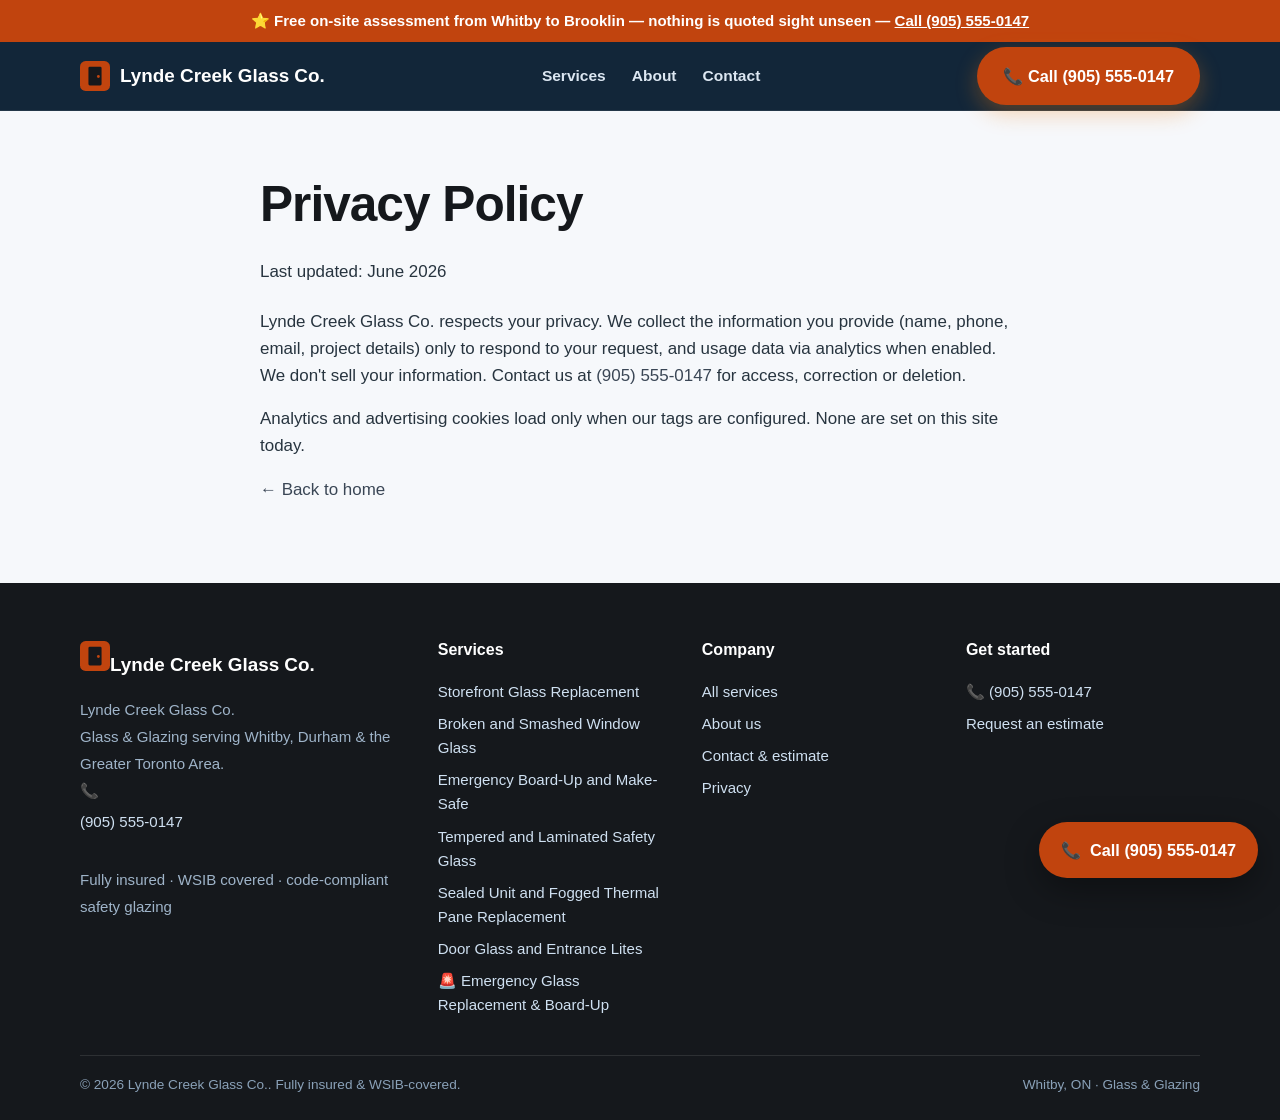
<file: privacy/index.html>
<!DOCTYPE html><html lang="en-CA"><head>
<meta charset="utf-8"><meta name="viewport" content="width=device-width, initial-scale=1, viewport-fit=cover">
<title>Privacy Policy | Lynde Creek Glass Co.</title><meta name="description" content="Privacy policy for Lynde Creek Glass Co.. Insured, WSIB-covered glass &amp; glazing serving Whitby, ON. Free quote: (905) 555-0147.">
<link rel="canonical" href="https://www.whitbyglassrepair.com/privacy/"><link rel="alternate" hreflang="en-CA" href="https://www.whitbyglassrepair.com/privacy/"><link rel="alternate" hreflang="x-default" href="https://www.whitbyglassrepair.com/privacy/">
<meta name="robots" content="noindex,follow"><meta name="theme-color" content="#15181c">
<meta name="geo.region" content="CA-ON"><meta name="geo.placename" content="Whitby"><meta name="geo.position" content="43.8975;-78.9429"><meta name="ICBM" content="43.8975, -78.9429">
<meta property="og:type" content="website"><meta property="og:site_name" content="Lynde Creek Glass Co."><meta property="og:title" content="Privacy Policy | Lynde Creek Glass Co."><meta property="og:description" content="Privacy policy for Lynde Creek Glass Co.. Insured, WSIB-covered glass &amp; glazing serving Whitby, ON. Free quote: (905) 555-0147."><meta property="og:url" content="https://www.whitbyglassrepair.com/privacy/">
<meta property="og:image" content="https://www.whitbyglassrepair.com/assets/og.png"><meta property="og:image:type" content="image/png"><meta property="og:image:width" content="1200"><meta property="og:image:height" content="630"><meta property="og:image:alt" content="Lynde Creek Glass Co. — Glass &amp; Glazing in Whitby, ON"><meta property="og:locale" content="en_CA">
<meta name="twitter:card" content="summary_large_image"><meta name="twitter:title" content="Privacy Policy | Lynde Creek Glass Co."><meta name="twitter:description" content="Privacy policy for Lynde Creek Glass Co.. Insured, WSIB-covered glass &amp; glazing serving Whitby, ON. Free quote: (905) 555-0147."><meta name="twitter:image" content="https://www.whitbyglassrepair.com/assets/og.png">
<link rel="icon" href="/assets/favicon.svg" type="image/svg+xml"><link rel="icon" href="/favicon.ico" sizes="32x32"><link rel="apple-touch-icon" href="/assets/apple-touch-icon.png">
<link rel="preload" href="/css/styles.css" as="style"><link rel="stylesheet" href="/css/styles.css">

</head><body><a class="skip" href="#main" style="position:absolute;left:-999px">Skip to content</a>
<div class="callstrip">⭐ Free on-site assessment from Whitby to Brooklin — nothing is quoted sight unseen — <a href="tel:+19055550147">Call (905) 555-0147</a></div>
<header class="site"><div class="wrap nav"><a class="brand" href="/" aria-label="Lynde Creek Glass Co. home"><svg width="30" height="30" viewBox="0 0 32 32" fill="none" aria-hidden="true"><rect width="32" height="32" rx="6" fill="#c1440e"/><rect x="9" y="6" width="14" height="20" rx="1.5" fill="#15181c"/><circle cx="19.6" cy="16.5" r="1.5" fill="#c1440e"/></svg>Lynde Creek Glass Co.</a>
<nav class="nav-links" id="nav" aria-label="Main"><a href="/services/">Services</a><a href="/about/">About</a><a href="/contact/">Contact</a></nav>
<div class="nav-cta"><a class="btn btn-call" href="tel:+19055550147">📞 Call (905) 555-0147</a><button class="menu-btn" aria-label="Open menu" aria-expanded="false" aria-controls="nav"><span aria-hidden="true">☰</span></button></div>
</div></header><main id="main"><article class="section"><div class="article"><h1>Privacy Policy</h1><p class="meta">Last updated: June 2026</p><p>Lynde Creek Glass Co. respects your privacy. We collect the information you provide (name, phone, email, project details) only to respond to your request, and usage data via analytics when enabled. We don't sell your information. Contact us at <a href="tel:+19055550147">(905) 555-0147</a> for access, correction or deletion.</p><p>Analytics and advertising cookies load only when our tags are configured. None are set on this site today.</p><p><a href="/">← Back to home</a></p></div></article></main><footer class="site"><div class="wrap"><div class="cols">
<div><a class="brand" href="/" aria-label="Lynde Creek Glass Co. home"><svg width="30" height="30" viewBox="0 0 32 32" fill="none" aria-hidden="true"><rect width="32" height="32" rx="6" fill="#c1440e"/><rect x="9" y="6" width="14" height="20" rx="1.5" fill="#15181c"/><circle cx="19.6" cy="16.5" r="1.5" fill="#c1440e"/></svg>Lynde Creek Glass Co.</a><address class="nap" style="font-style:normal">Lynde Creek Glass Co.<br>Glass &amp; Glazing serving Whitby, Durham &amp; the Greater Toronto Area.<br>📞 <a href="tel:+19055550147">(905) 555-0147</a><br>Fully insured · WSIB covered · code-compliant safety glazing</address></div>
<div><h4>Services</h4><a href="/services/storefront-glass-replacement/">Storefront Glass Replacement</a><a href="/services/broken-window-glass/">Broken and Smashed Window Glass</a><a href="/services/emergency-board-up/">Emergency Board-Up and Make-Safe</a><a href="/services/tempered-safety-glass/">Tempered and Laminated Safety Glass</a><a href="/services/sealed-unit-replacement/">Sealed Unit and Fogged Thermal Pane Replacement</a><a href="/services/door-glass-replacement/">Door Glass and Entrance Lites</a><a href="/services/emergency-glass-repair-board-up/">🚨 Emergency Glass Replacement &amp; Board-Up</a></div>
<div><h4>Company</h4><a href="/services/">All services</a><a href="/about/">About us</a><a href="/contact/">Contact &amp; estimate</a><a href="/privacy/">Privacy</a></div>
<div><h4>Get started</h4><a href="tel:+19055550147">📞 (905) 555-0147</a><a href="/contact/" data-book>Request an estimate</a></div>
</div><div class="legal"><span>© 2026 Lynde Creek Glass Co.. Fully insured &amp; WSIB-covered.</span><span>Whitby, ON · Glass &amp; Glazing</span></div></div></footer><a class="fab-call" href="tel:+19055550147" aria-label="Call Lynde Creek Glass Co."><span aria-hidden="true">📞</span> Call (905) 555-0147</a>
<div class="callbar"><a class="btn btn-call" href="tel:+19055550147">📞 Call now</a><a class="btn btn-dark" href="/contact/" data-book>Free estimate</a></div>
<script src="/js/main.js" defer></script></body></html>
</file>
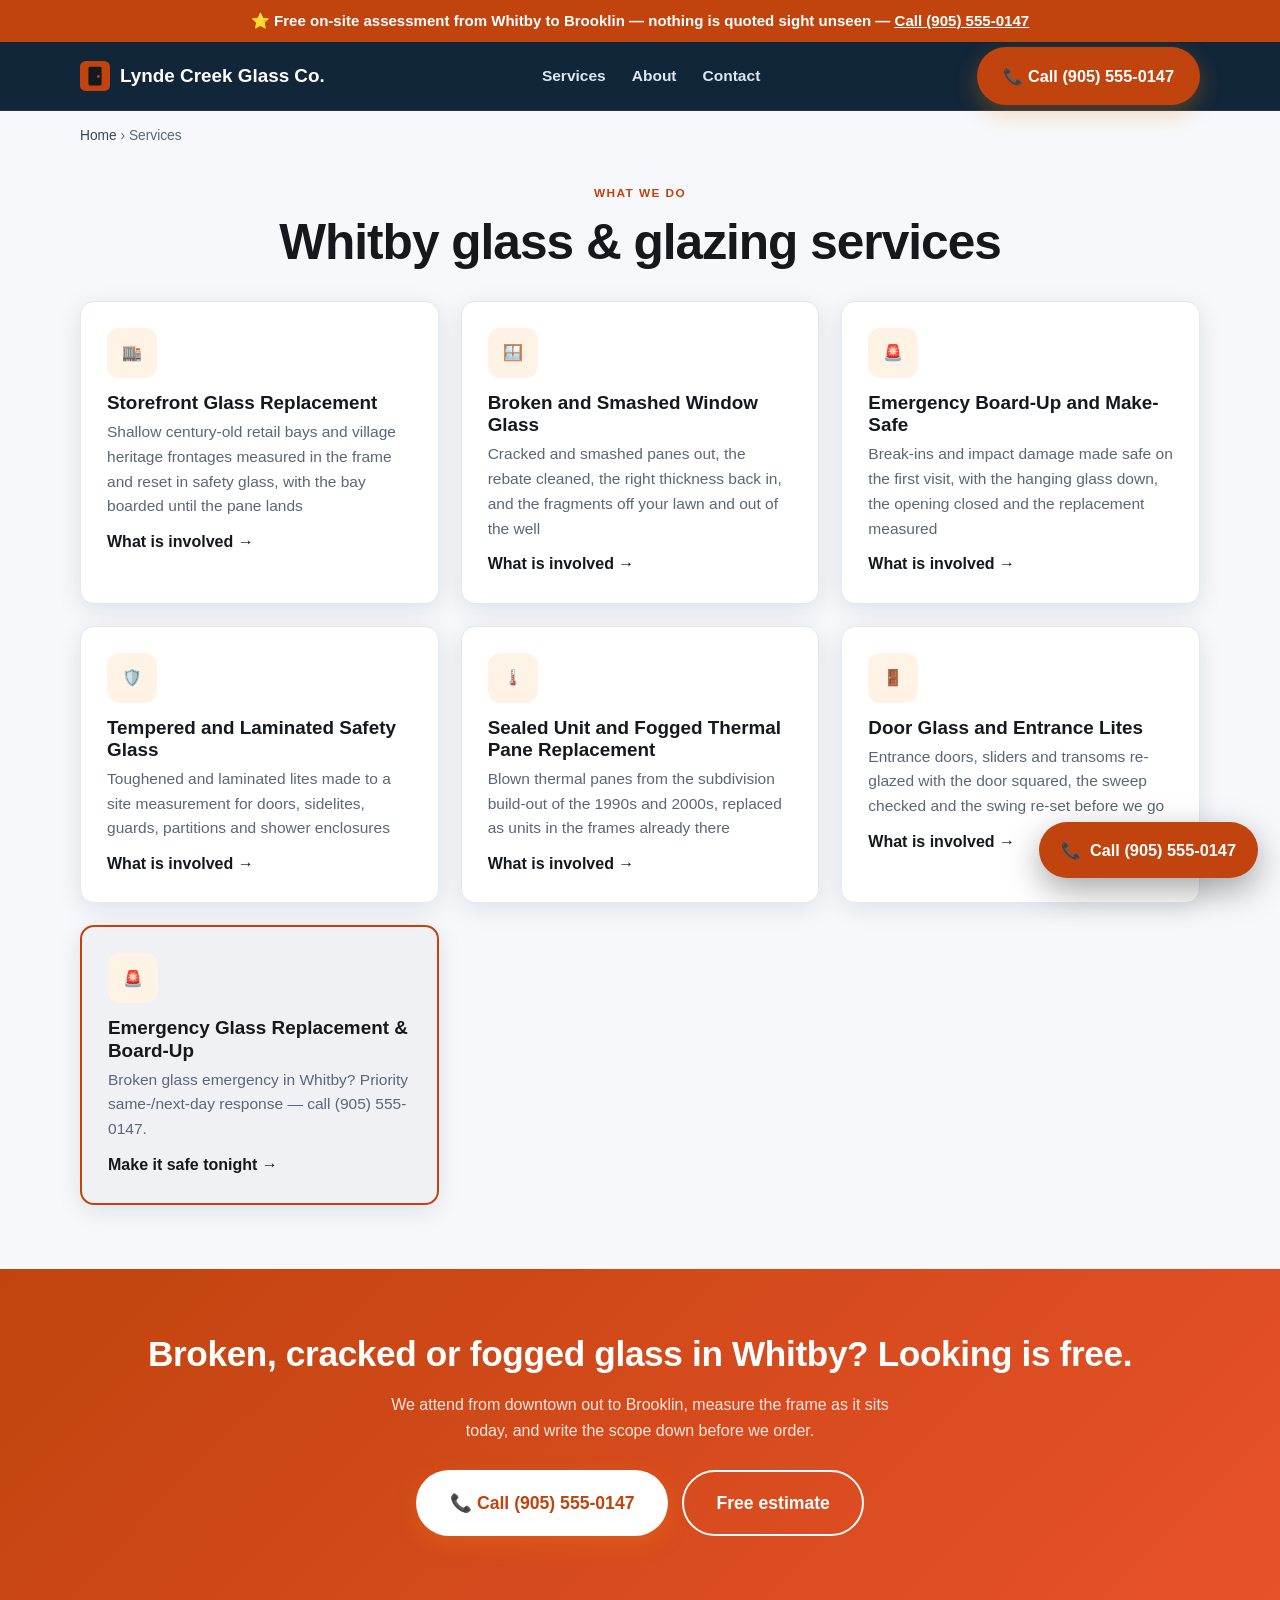
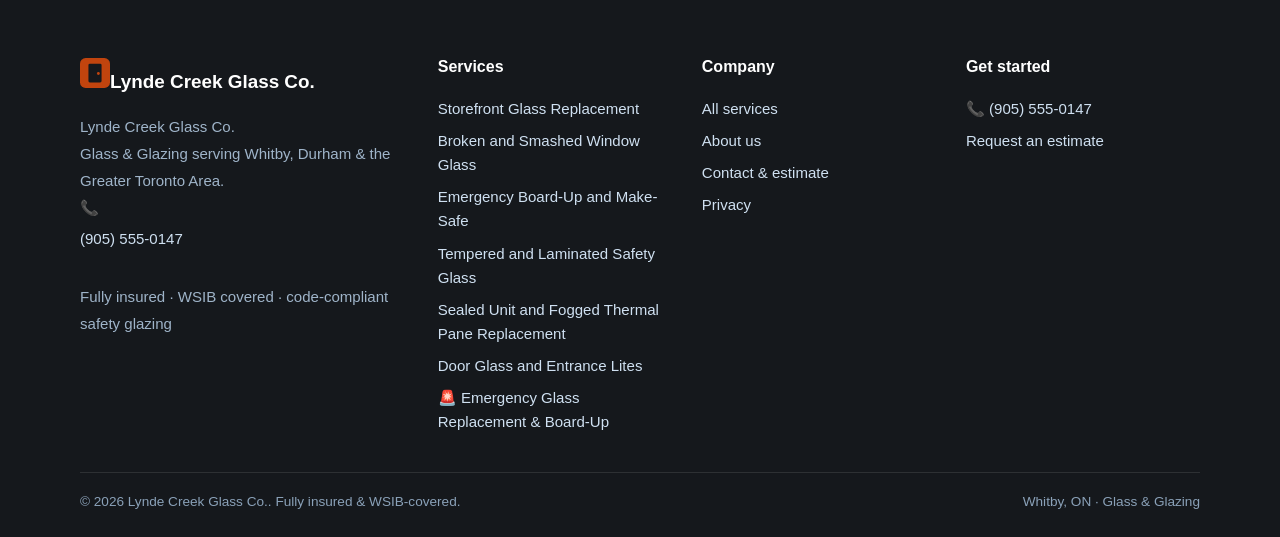
<file: services/index.html>
<!DOCTYPE html><html lang="en-CA"><head>
<meta charset="utf-8"><meta name="viewport" content="width=device-width, initial-scale=1, viewport-fit=cover">
<title>Whitby Glass &amp; Glazing — Service List</title><meta name="description" content="Glass &amp; Glazing services in Whitby, ON: storefront glass replacement, broken and smashed window glass, emergency board-up and make-safe, tempered.">
<link rel="canonical" href="https://www.whitbyglassrepair.com/services/"><link rel="alternate" hreflang="en-CA" href="https://www.whitbyglassrepair.com/services/"><link rel="alternate" hreflang="x-default" href="https://www.whitbyglassrepair.com/services/">
<meta name="robots" content="index,follow,max-image-preview:large"><meta name="theme-color" content="#15181c">
<meta name="geo.region" content="CA-ON"><meta name="geo.placename" content="Whitby"><meta name="geo.position" content="43.8975;-78.9429"><meta name="ICBM" content="43.8975, -78.9429">
<meta property="og:type" content="website"><meta property="og:site_name" content="Lynde Creek Glass Co."><meta property="og:title" content="Whitby Glass &amp; Glazing — Service List"><meta property="og:description" content="Glass &amp; Glazing services in Whitby, ON: storefront glass replacement, broken and smashed window glass, emergency board-up and make-safe, tempered."><meta property="og:url" content="https://www.whitbyglassrepair.com/services/">
<meta property="og:image" content="https://www.whitbyglassrepair.com/assets/og.png"><meta property="og:image:type" content="image/png"><meta property="og:image:width" content="1200"><meta property="og:image:height" content="630"><meta property="og:image:alt" content="Lynde Creek Glass Co. — Glass &amp; Glazing in Whitby, ON"><meta property="og:locale" content="en_CA">
<meta name="twitter:card" content="summary_large_image"><meta name="twitter:title" content="Whitby Glass &amp; Glazing — Service List"><meta name="twitter:description" content="Glass &amp; Glazing services in Whitby, ON: storefront glass replacement, broken and smashed window glass, emergency board-up and make-safe, tempered."><meta name="twitter:image" content="https://www.whitbyglassrepair.com/assets/og.png">
<link rel="icon" href="/assets/favicon.svg" type="image/svg+xml"><link rel="icon" href="/favicon.ico" sizes="32x32"><link rel="apple-touch-icon" href="/assets/apple-touch-icon.png">
<link rel="preload" href="/css/styles.css" as="style"><link rel="stylesheet" href="/css/styles.css">
<script type="application/ld+json">{"@context":"https://schema.org","@graph":[{"@type":"Organization","@id":"https://www.whitbyglassrepair.com/#org","name":"Lynde Creek Glass Co.","url":"https://www.whitbyglassrepair.com/","logo":"https://www.whitbyglassrepair.com/assets/og.png","areaServed":{"@type":"City","name":"Whitby"},"sameAs":["https://www.whitbyglassrepair.com/"]},{"@type":"WebSite","@id":"https://www.whitbyglassrepair.com/#website","url":"https://www.whitbyglassrepair.com/","name":"Lynde Creek Glass Co.","publisher":{"@id":"https://www.whitbyglassrepair.com/#org"},"inLanguage":"en-CA"},{"@type":["HomeAndConstructionBusiness","LocalBusiness"],"@id":"https://www.whitbyglassrepair.com/#business","name":"Lynde Creek Glass Co.","image":"https://www.whitbyglassrepair.com/assets/og.png","url":"https://www.whitbyglassrepair.com/","telephone":"+19055550147","paymentAccepted":"Cash, Cheque, Credit Card, Interac e-Transfer","parentOrganization":{"@id":"https://www.whitbyglassrepair.com/#org"},"brand":{"@id":"https://www.whitbyglassrepair.com/#org"},"description":"Glass & Glazing in Whitby, ON — Fully insured, WSIB covered, code-compliant safety glazing. Priority same-day/next-day urgent response.","address":{"@type":"PostalAddress","addressLocality":"Whitby","addressRegion":"ON","addressCountry":"CA"},"geo":{"@type":"GeoCoordinates","latitude":43.8975,"longitude":-78.9429},"areaServed":[{"@type":"City","name":"Whitby"},{"@type":"GeoShape","circle":"43.8975 -78.9429 20000"}],"sameAs":["https://www.whitbyglassrepair.com/"],"hasMap":"https://www.google.com/maps?q=Whitby%2C%20ON%2C%20Canada","openingHoursSpecification":[{"@type":"OpeningHoursSpecification","dayOfWeek":["Monday","Tuesday","Wednesday","Thursday","Friday"],"opens":"07:00","closes":"18:00"},{"@type":"OpeningHoursSpecification","dayOfWeek":["Saturday"],"opens":"08:00","closes":"15:00"}],"knowsAbout":["glass & glazing","storefront glass replacement","sealed unit (IGU) replacement","tempered and laminated safety glass","emergency board-up","window glass replacement","thermal stress cracking","storefront glass replacement","broken and smashed window glass","emergency board-up and make-safe","tempered and laminated safety glass","sealed unit and fogged thermal pane replacement","door glass and entrance lites","Whitby, ON service area"],"hasOfferCatalog":{"@type":"OfferCatalog","name":"Glass & Glazing in Whitby, ON","itemListElement":[{"@type":"Offer","itemOffered":{"@type":"Service","name":"Storefront Glass Replacement (Whitby)","areaServed":{"@type":"City","name":"Whitby"}}},{"@type":"Offer","itemOffered":{"@type":"Service","name":"Broken and Smashed Window Glass (Whitby)","areaServed":{"@type":"City","name":"Whitby"}}},{"@type":"Offer","itemOffered":{"@type":"Service","name":"Emergency Board-Up and Make-Safe (Whitby)","areaServed":{"@type":"City","name":"Whitby"}}},{"@type":"Offer","itemOffered":{"@type":"Service","name":"Tempered and Laminated Safety Glass (Whitby)","areaServed":{"@type":"City","name":"Whitby"}}},{"@type":"Offer","itemOffered":{"@type":"Service","name":"Sealed Unit and Fogged Thermal Pane Replacement (Whitby)","areaServed":{"@type":"City","name":"Whitby"}}},{"@type":"Offer","itemOffered":{"@type":"Service","name":"Door Glass and Entrance Lites (Whitby)","areaServed":{"@type":"City","name":"Whitby"}}}]}},{"@type":"CollectionPage","@id":"https://www.whitbyglassrepair.com/services/#page","url":"https://www.whitbyglassrepair.com/services/","name":"Whitby glass & glazing services","isPartOf":{"@id":"https://www.whitbyglassrepair.com/#website"},"about":{"@id":"https://www.whitbyglassrepair.com/#business"}},{"@type":"BreadcrumbList","itemListElement":[{"@type":"ListItem","position":1,"name":"Home","item":"https://www.whitbyglassrepair.com/"},{"@type":"ListItem","position":2,"name":"Services","item":"https://www.whitbyglassrepair.com/services/"}]},{"@type":"ItemList","itemListElement":[{"@type":"ListItem","position":1,"name":"Storefront Glass Replacement","url":"https://www.whitbyglassrepair.com/services/storefront-glass-replacement/"},{"@type":"ListItem","position":2,"name":"Broken and Smashed Window Glass","url":"https://www.whitbyglassrepair.com/services/broken-window-glass/"},{"@type":"ListItem","position":3,"name":"Emergency Board-Up and Make-Safe","url":"https://www.whitbyglassrepair.com/services/emergency-board-up/"},{"@type":"ListItem","position":4,"name":"Tempered and Laminated Safety Glass","url":"https://www.whitbyglassrepair.com/services/tempered-safety-glass/"},{"@type":"ListItem","position":5,"name":"Sealed Unit and Fogged Thermal Pane Replacement","url":"https://www.whitbyglassrepair.com/services/sealed-unit-replacement/"},{"@type":"ListItem","position":6,"name":"Door Glass and Entrance Lites","url":"https://www.whitbyglassrepair.com/services/door-glass-replacement/"},{"@type":"ListItem","position":7,"name":"Emergency Glass Replacement & Board-Up","url":"https://www.whitbyglassrepair.com/services/emergency-glass-repair-board-up/"}]}]}</script>
</head><body><a class="skip" href="#main" style="position:absolute;left:-999px">Skip to content</a>
<div class="callstrip">⭐ Free on-site assessment from Whitby to Brooklin — nothing is quoted sight unseen — <a href="tel:+19055550147">Call (905) 555-0147</a></div>
<header class="site"><div class="wrap nav"><a class="brand" href="/" aria-label="Lynde Creek Glass Co. home"><svg width="30" height="30" viewBox="0 0 32 32" fill="none" aria-hidden="true"><rect width="32" height="32" rx="6" fill="#c1440e"/><rect x="9" y="6" width="14" height="20" rx="1.5" fill="#15181c"/><circle cx="19.6" cy="16.5" r="1.5" fill="#c1440e"/></svg>Lynde Creek Glass Co.</a>
<nav class="nav-links" id="nav" aria-label="Main"><a href="/services/">Services</a><a href="/about/">About</a><a href="/contact/">Contact</a></nav>
<div class="nav-cta"><a class="btn btn-call" href="tel:+19055550147">📞 Call (905) 555-0147</a><button class="menu-btn" aria-label="Open menu" aria-expanded="false" aria-controls="nav"><span aria-hidden="true">☰</span></button></div>
</div></header><main id="main"><div class="wrap"><nav class="crumbs" aria-label="Breadcrumb"><a href="/">Home</a> › <span aria-current="page">Services</span></nav></div><section class="section" style="padding-top:18px"><div class="wrap center"><span class="eyebrow">What we do</span><h1>Whitby glass &amp; glazing services</h1></div><div class="wrap" style="margin-top:30px"><div class="grid cols-3"><a class="card" href="/services/storefront-glass-replacement/" style="text-decoration:none"><div class="ico" aria-hidden="true">🏬</div><h3>Storefront Glass Replacement</h3><p>Shallow century-old retail bays and village heritage frontages measured in the frame and reset in safety glass, with the bay boarded until the pane lands</p><div class="from">What is involved →</div></a><a class="card" href="/services/broken-window-glass/" style="text-decoration:none"><div class="ico" aria-hidden="true">🪟</div><h3>Broken and Smashed Window Glass</h3><p>Cracked and smashed panes out, the rebate cleaned, the right thickness back in, and the fragments off your lawn and out of the well</p><div class="from">What is involved →</div></a><a class="card" href="/services/emergency-board-up/" style="text-decoration:none"><div class="ico" aria-hidden="true">🚨</div><h3>Emergency Board-Up and Make-Safe</h3><p>Break-ins and impact damage made safe on the first visit, with the hanging glass down, the opening closed and the replacement measured</p><div class="from">What is involved →</div></a><a class="card" href="/services/tempered-safety-glass/" style="text-decoration:none"><div class="ico" aria-hidden="true">🛡️</div><h3>Tempered and Laminated Safety Glass</h3><p>Toughened and laminated lites made to a site measurement for doors, sidelites, guards, partitions and shower enclosures</p><div class="from">What is involved →</div></a><a class="card" href="/services/sealed-unit-replacement/" style="text-decoration:none"><div class="ico" aria-hidden="true">🌡️</div><h3>Sealed Unit and Fogged Thermal Pane Replacement</h3><p>Blown thermal panes from the subdivision build-out of the 1990s and 2000s, replaced as units in the frames already there</p><div class="from">What is involved →</div></a><a class="card" href="/services/door-glass-replacement/" style="text-decoration:none"><div class="ico" aria-hidden="true">🚪</div><h3>Door Glass and Entrance Lites</h3><p>Entrance doors, sliders and transoms re-glazed with the door squared, the sweep checked and the swing re-set before we go</p><div class="from">What is involved →</div></a><a class="card card-emg" href="/services/emergency-glass-repair-board-up/" style="text-decoration:none"><div class="ico" aria-hidden="true">🚨</div><h3>Emergency Glass Replacement &amp; Board-Up</h3><p>Broken glass emergency in Whitby? Priority same-/next-day response — call (905) 555-0147.</p><div class="from">Make it safe tonight →</div></a></div></div></section>
<section class="section cta-band"><div class="wrap"><h2>Broken, cracked or fogged glass in Whitby? Looking is free.</h2><p>We attend from downtown out to Brooklin, measure the frame as it sits today, and write the scope down before we order.</p><div class="hero-cta" style="justify-content:center"><a class="btn btn-call btn-lg" href="tel:+19055550147">📞 Call (905) 555-0147</a><a class="btn btn-ghost btn-lg" href="/contact/" data-book>Free estimate</a></div></div></section></main><footer class="site"><div class="wrap"><div class="cols">
<div><a class="brand" href="/" aria-label="Lynde Creek Glass Co. home"><svg width="30" height="30" viewBox="0 0 32 32" fill="none" aria-hidden="true"><rect width="32" height="32" rx="6" fill="#c1440e"/><rect x="9" y="6" width="14" height="20" rx="1.5" fill="#15181c"/><circle cx="19.6" cy="16.5" r="1.5" fill="#c1440e"/></svg>Lynde Creek Glass Co.</a><address class="nap" style="font-style:normal">Lynde Creek Glass Co.<br>Glass &amp; Glazing serving Whitby, Durham &amp; the Greater Toronto Area.<br>📞 <a href="tel:+19055550147">(905) 555-0147</a><br>Fully insured · WSIB covered · code-compliant safety glazing</address></div>
<div><h4>Services</h4><a href="/services/storefront-glass-replacement/">Storefront Glass Replacement</a><a href="/services/broken-window-glass/">Broken and Smashed Window Glass</a><a href="/services/emergency-board-up/">Emergency Board-Up and Make-Safe</a><a href="/services/tempered-safety-glass/">Tempered and Laminated Safety Glass</a><a href="/services/sealed-unit-replacement/">Sealed Unit and Fogged Thermal Pane Replacement</a><a href="/services/door-glass-replacement/">Door Glass and Entrance Lites</a><a href="/services/emergency-glass-repair-board-up/">🚨 Emergency Glass Replacement &amp; Board-Up</a></div>
<div><h4>Company</h4><a href="/services/">All services</a><a href="/about/">About us</a><a href="/contact/">Contact &amp; estimate</a><a href="/privacy/">Privacy</a></div>
<div><h4>Get started</h4><a href="tel:+19055550147">📞 (905) 555-0147</a><a href="/contact/" data-book>Request an estimate</a></div>
</div><div class="legal"><span>© 2026 Lynde Creek Glass Co.. Fully insured &amp; WSIB-covered.</span><span>Whitby, ON · Glass &amp; Glazing</span></div></div></footer><a class="fab-call" href="tel:+19055550147" aria-label="Call Lynde Creek Glass Co."><span aria-hidden="true">📞</span> Call (905) 555-0147</a>
<div class="callbar"><a class="btn btn-call" href="tel:+19055550147">📞 Call now</a><a class="btn btn-dark" href="/contact/" data-book>Free estimate</a></div>
<script src="/js/main.js" defer></script></body></html>
</file>
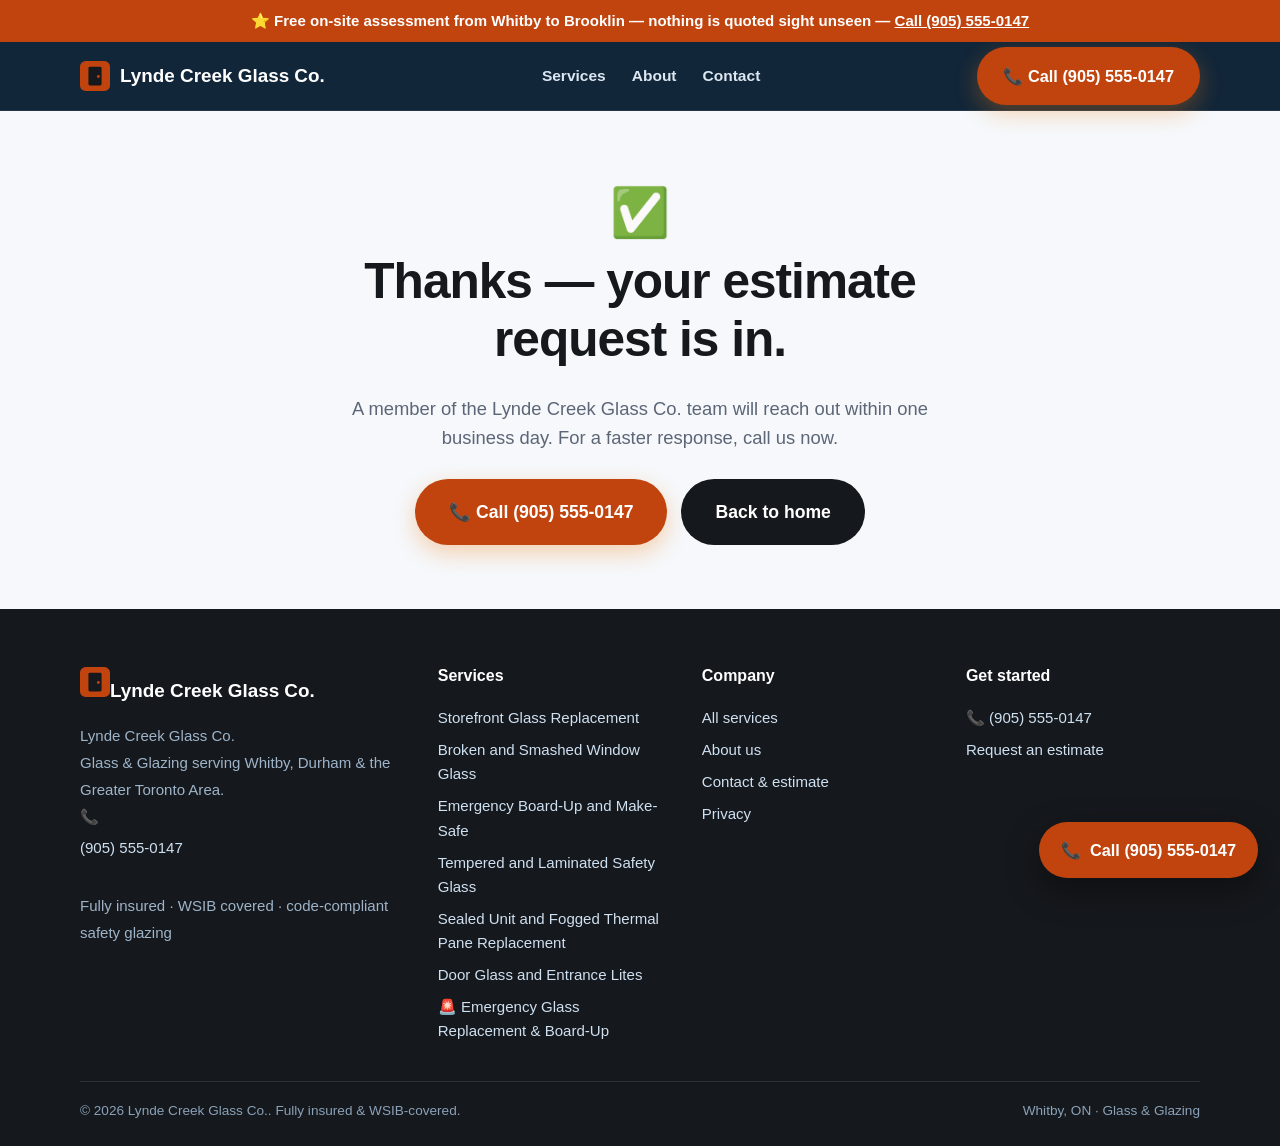
<file: thank-you/index.html>
<!DOCTYPE html><html lang="en-CA"><head>
<meta charset="utf-8"><meta name="viewport" content="width=device-width, initial-scale=1, viewport-fit=cover">
<title>Thank you | Lynde Creek Glass Co.</title><meta name="description" content="Thanks — your request is in. Insured, WSIB-covered glass &amp; glazing serving Whitby, ON. Free quote: (905) 555-0147.">
<link rel="canonical" href="https://www.whitbyglassrepair.com/thank-you/"><link rel="alternate" hreflang="en-CA" href="https://www.whitbyglassrepair.com/thank-you/"><link rel="alternate" hreflang="x-default" href="https://www.whitbyglassrepair.com/thank-you/">
<meta name="robots" content="noindex,follow"><meta name="theme-color" content="#15181c">
<meta name="geo.region" content="CA-ON"><meta name="geo.placename" content="Whitby"><meta name="geo.position" content="43.8975;-78.9429"><meta name="ICBM" content="43.8975, -78.9429">
<meta property="og:type" content="website"><meta property="og:site_name" content="Lynde Creek Glass Co."><meta property="og:title" content="Thank you | Lynde Creek Glass Co."><meta property="og:description" content="Thanks — your request is in. Insured, WSIB-covered glass &amp; glazing serving Whitby, ON. Free quote: (905) 555-0147."><meta property="og:url" content="https://www.whitbyglassrepair.com/thank-you/">
<meta property="og:image" content="https://www.whitbyglassrepair.com/assets/og.png"><meta property="og:image:type" content="image/png"><meta property="og:image:width" content="1200"><meta property="og:image:height" content="630"><meta property="og:image:alt" content="Lynde Creek Glass Co. — Glass &amp; Glazing in Whitby, ON"><meta property="og:locale" content="en_CA">
<meta name="twitter:card" content="summary_large_image"><meta name="twitter:title" content="Thank you | Lynde Creek Glass Co."><meta name="twitter:description" content="Thanks — your request is in. Insured, WSIB-covered glass &amp; glazing serving Whitby, ON. Free quote: (905) 555-0147."><meta name="twitter:image" content="https://www.whitbyglassrepair.com/assets/og.png">
<link rel="icon" href="/assets/favicon.svg" type="image/svg+xml"><link rel="icon" href="/favicon.ico" sizes="32x32"><link rel="apple-touch-icon" href="/assets/apple-touch-icon.png">
<link rel="preload" href="/css/styles.css" as="style"><link rel="stylesheet" href="/css/styles.css">

</head><body><a class="skip" href="#main" style="position:absolute;left:-999px">Skip to content</a>
<div class="callstrip">⭐ Free on-site assessment from Whitby to Brooklin — nothing is quoted sight unseen — <a href="tel:+19055550147">Call (905) 555-0147</a></div>
<header class="site"><div class="wrap nav"><a class="brand" href="/" aria-label="Lynde Creek Glass Co. home"><svg width="30" height="30" viewBox="0 0 32 32" fill="none" aria-hidden="true"><rect width="32" height="32" rx="6" fill="#c1440e"/><rect x="9" y="6" width="14" height="20" rx="1.5" fill="#15181c"/><circle cx="19.6" cy="16.5" r="1.5" fill="#c1440e"/></svg>Lynde Creek Glass Co.</a>
<nav class="nav-links" id="nav" aria-label="Main"><a href="/services/">Services</a><a href="/about/">About</a><a href="/contact/">Contact</a></nav>
<div class="nav-cta"><a class="btn btn-call" href="tel:+19055550147">📞 Call (905) 555-0147</a><button class="menu-btn" aria-label="Open menu" aria-expanded="false" aria-controls="nav"><span aria-hidden="true">☰</span></button></div>
</div></header><main id="main"><section class="section center"><div class="wrap" style="max-width:640px"><div style="font-size:3rem" aria-hidden="true">✅</div><h1>Thanks — your estimate request is in.</h1><p class="lead" style="margin:0 auto 1.3rem">A member of the Lynde Creek Glass Co. team will reach out within one business day. For a faster response, call us now.</p><div class="hero-cta" style="justify-content:center"><a class="btn btn-call btn-lg" href="tel:+19055550147">📞 Call (905) 555-0147</a><a class="btn btn-dark btn-lg" href="/">Back to home</a></div></div></section><script>window.dataLayer=window.dataLayer||[];window.dataLayer.push({event:"lead_confirmed"});window.addEventListener("DOMContentLoaded",function(){if(window.ecTrack)window.ecTrack("lead_confirmed",{value:1});});</script></main><footer class="site"><div class="wrap"><div class="cols">
<div><a class="brand" href="/" aria-label="Lynde Creek Glass Co. home"><svg width="30" height="30" viewBox="0 0 32 32" fill="none" aria-hidden="true"><rect width="32" height="32" rx="6" fill="#c1440e"/><rect x="9" y="6" width="14" height="20" rx="1.5" fill="#15181c"/><circle cx="19.6" cy="16.5" r="1.5" fill="#c1440e"/></svg>Lynde Creek Glass Co.</a><address class="nap" style="font-style:normal">Lynde Creek Glass Co.<br>Glass &amp; Glazing serving Whitby, Durham &amp; the Greater Toronto Area.<br>📞 <a href="tel:+19055550147">(905) 555-0147</a><br>Fully insured · WSIB covered · code-compliant safety glazing</address></div>
<div><h4>Services</h4><a href="/services/storefront-glass-replacement/">Storefront Glass Replacement</a><a href="/services/broken-window-glass/">Broken and Smashed Window Glass</a><a href="/services/emergency-board-up/">Emergency Board-Up and Make-Safe</a><a href="/services/tempered-safety-glass/">Tempered and Laminated Safety Glass</a><a href="/services/sealed-unit-replacement/">Sealed Unit and Fogged Thermal Pane Replacement</a><a href="/services/door-glass-replacement/">Door Glass and Entrance Lites</a><a href="/services/emergency-glass-repair-board-up/">🚨 Emergency Glass Replacement &amp; Board-Up</a></div>
<div><h4>Company</h4><a href="/services/">All services</a><a href="/about/">About us</a><a href="/contact/">Contact &amp; estimate</a><a href="/privacy/">Privacy</a></div>
<div><h4>Get started</h4><a href="tel:+19055550147">📞 (905) 555-0147</a><a href="/contact/" data-book>Request an estimate</a></div>
</div><div class="legal"><span>© 2026 Lynde Creek Glass Co.. Fully insured &amp; WSIB-covered.</span><span>Whitby, ON · Glass &amp; Glazing</span></div></div></footer><a class="fab-call" href="tel:+19055550147" aria-label="Call Lynde Creek Glass Co."><span aria-hidden="true">📞</span> Call (905) 555-0147</a>
<div class="callbar"><a class="btn btn-call" href="tel:+19055550147">📞 Call now</a><a class="btn btn-dark" href="/contact/" data-book>Free estimate</a></div>
<script src="/js/main.js" defer></script></body></html>
</file>
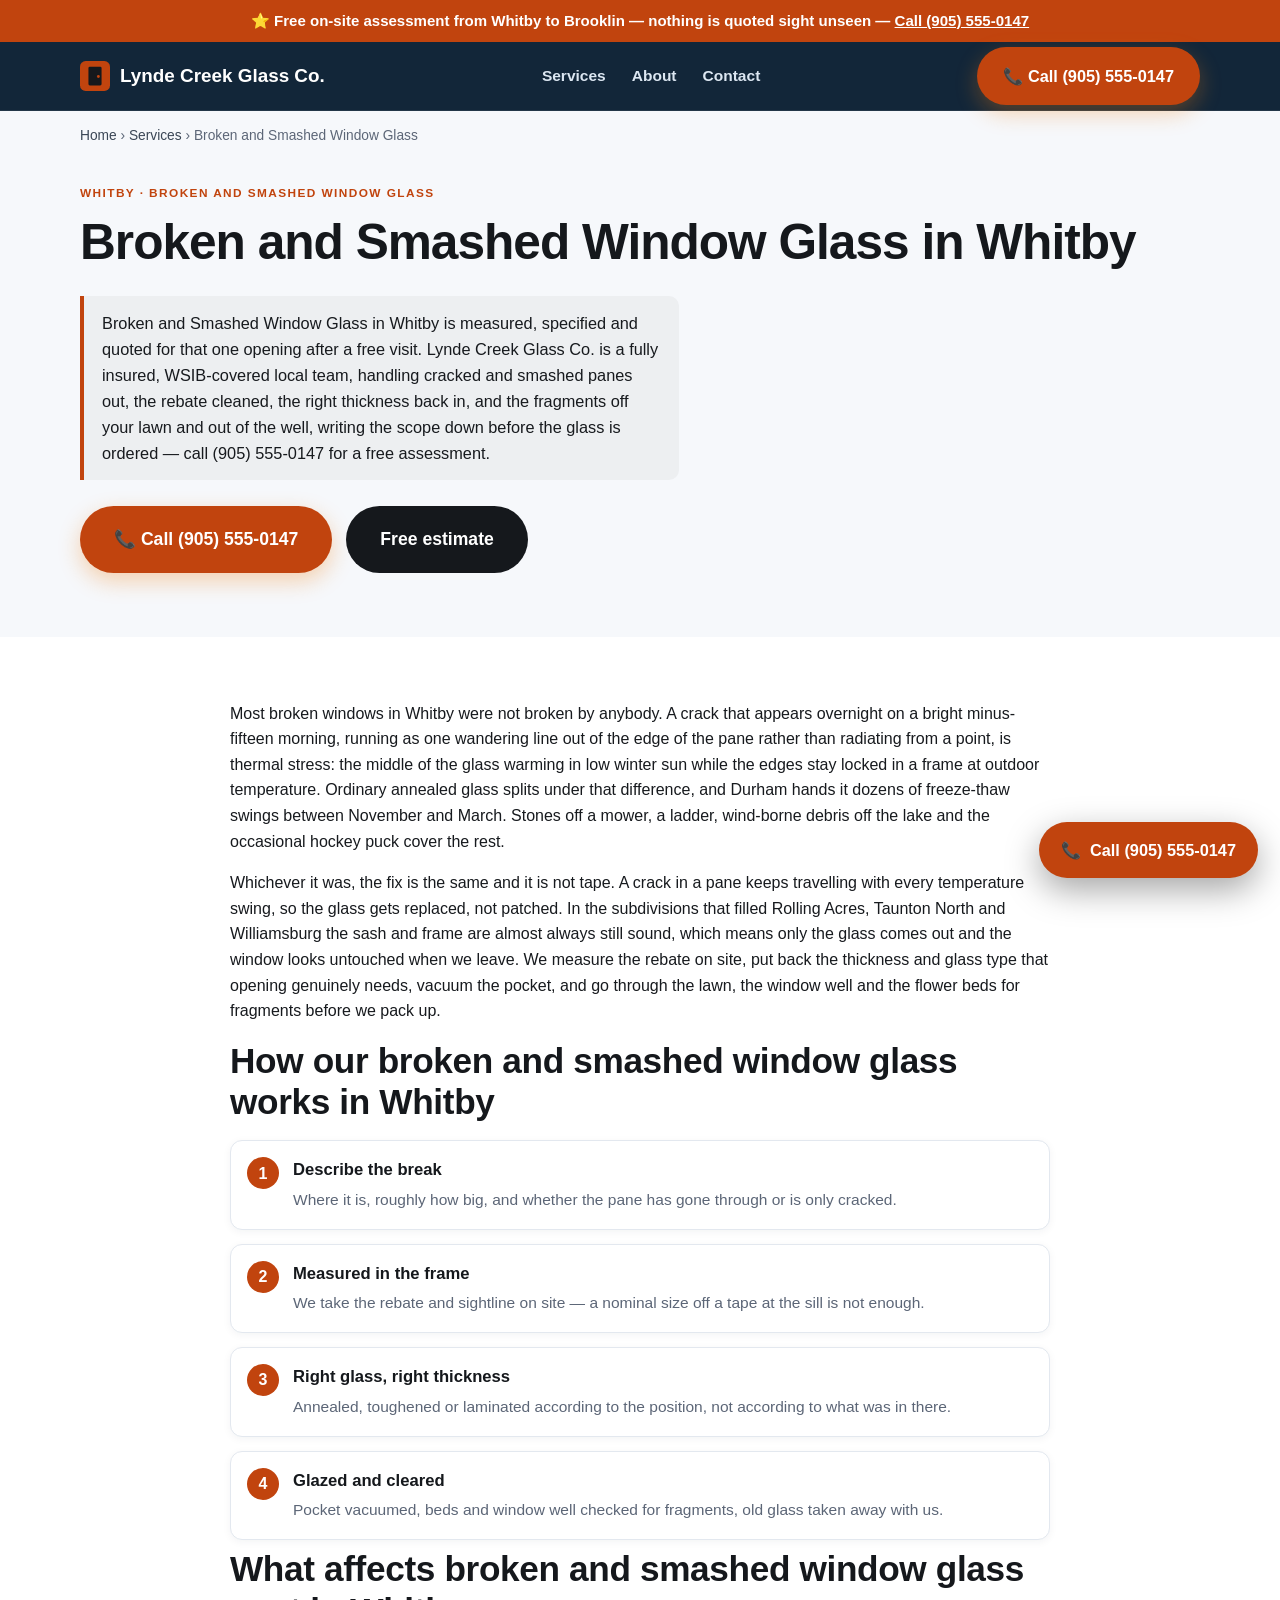
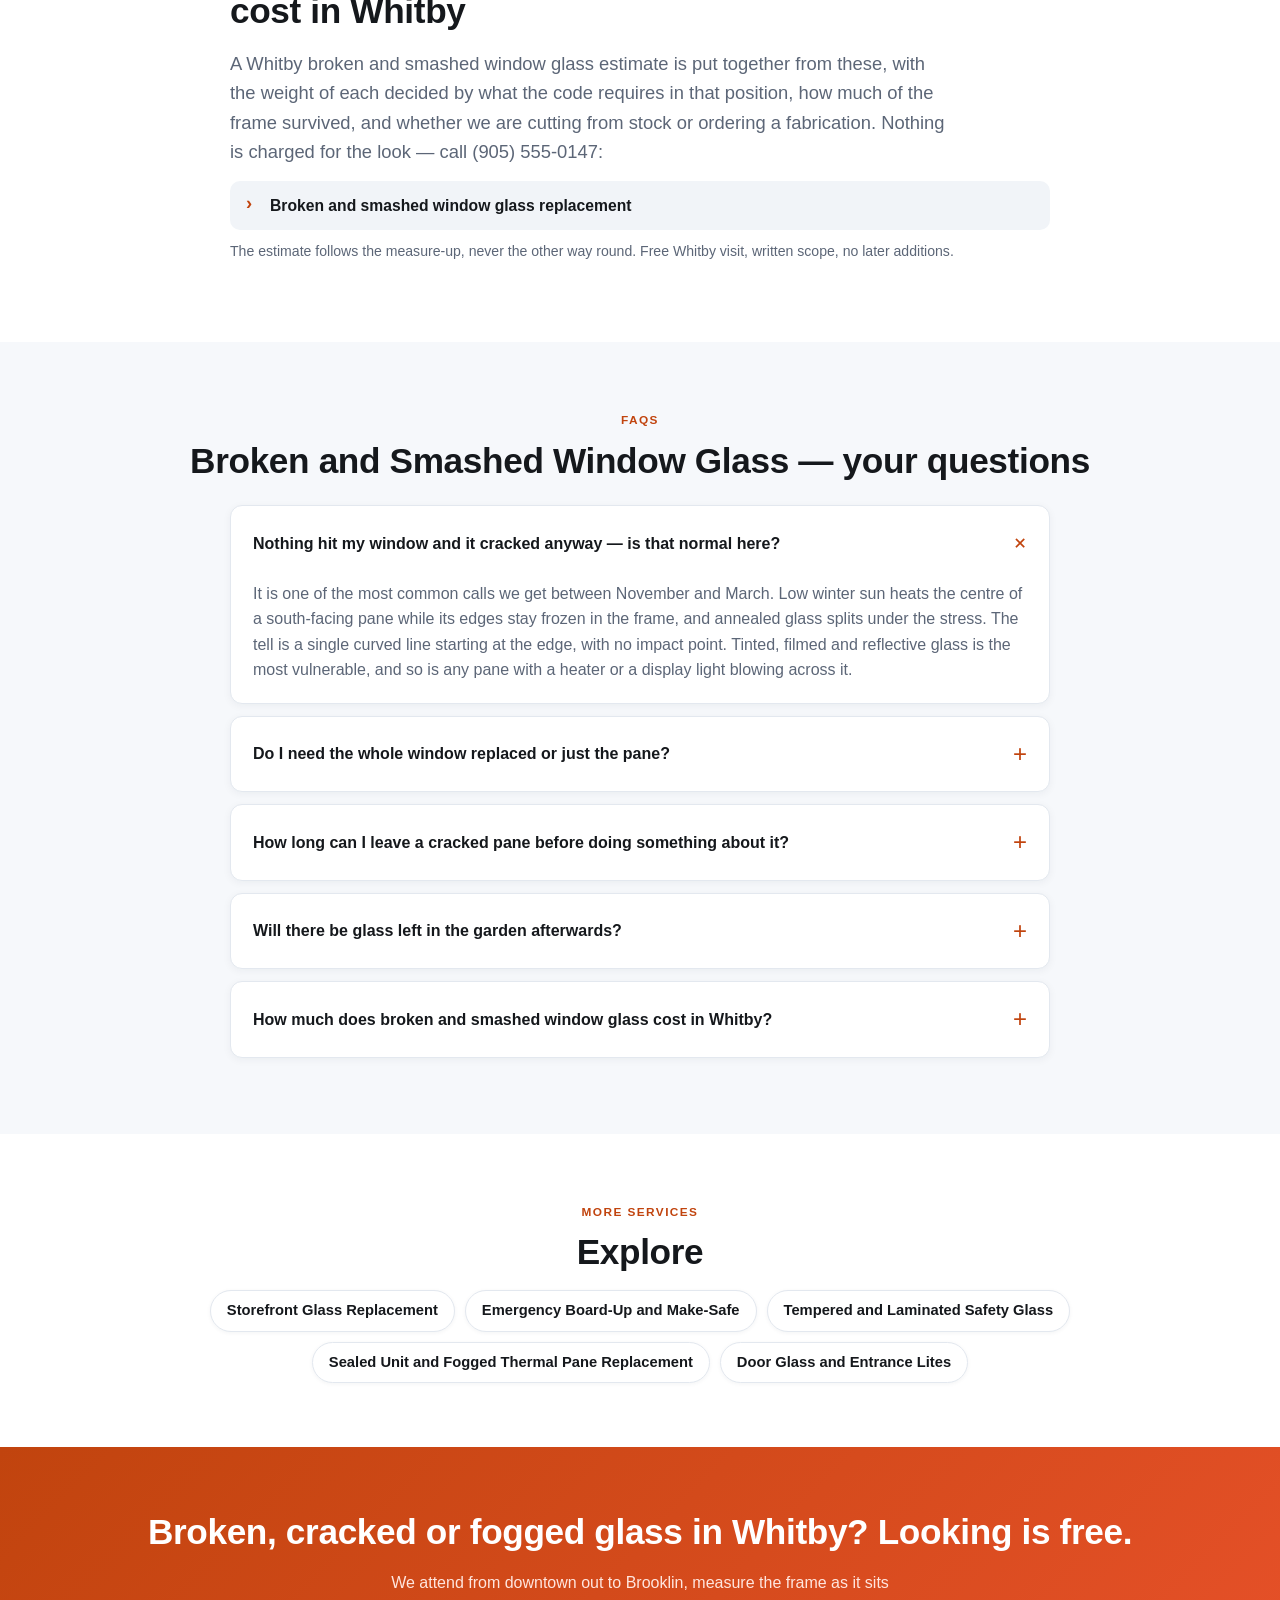
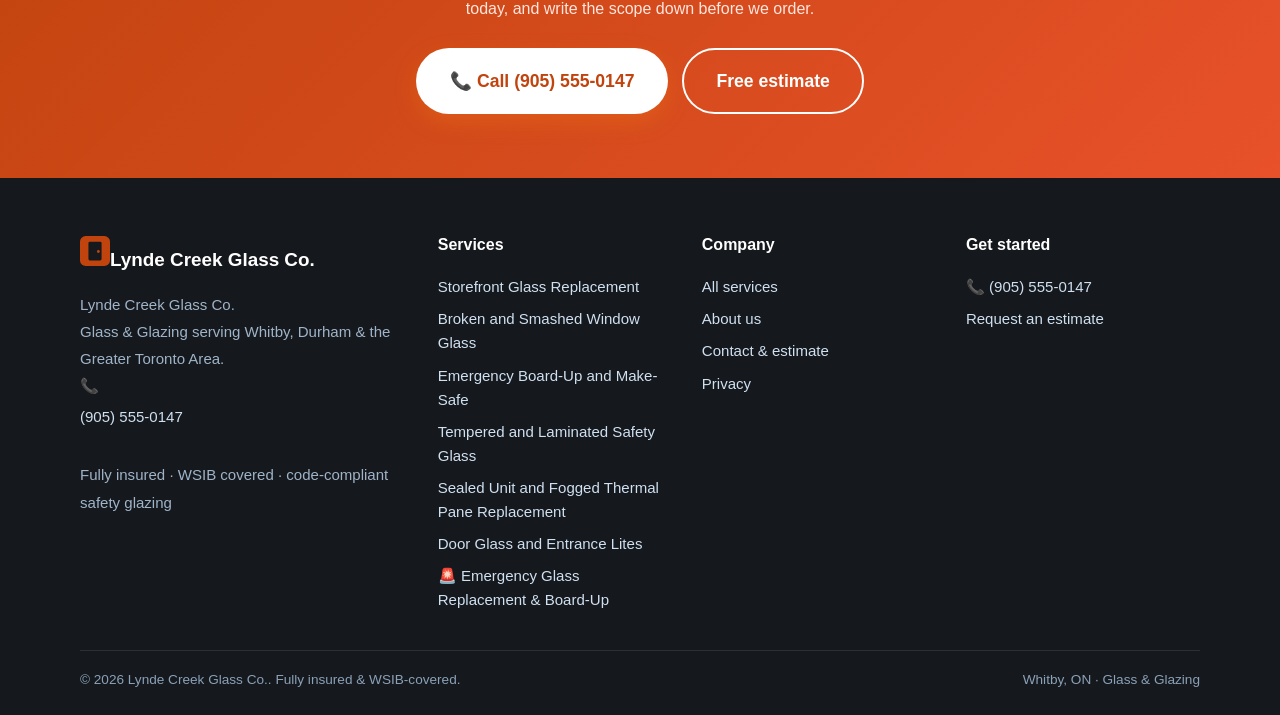
<file: services/broken-window-glass/index.html>
<!DOCTYPE html><html lang="en-CA"><head>
<meta charset="utf-8"><meta name="viewport" content="width=device-width, initial-scale=1, viewport-fit=cover">
<title>Broken and Smashed Window Glass in Whitby</title><meta name="description" content="Broken and Smashed Window Glass in Whitby, ON. Cracked and smashed panes out, the rebate cleaned, the right thickness back in, and the fragments off your lawn.">
<link rel="canonical" href="https://www.whitbyglassrepair.com/services/broken-window-glass/"><link rel="alternate" hreflang="en-CA" href="https://www.whitbyglassrepair.com/services/broken-window-glass/"><link rel="alternate" hreflang="x-default" href="https://www.whitbyglassrepair.com/services/broken-window-glass/">
<meta name="robots" content="index,follow,max-image-preview:large"><meta name="theme-color" content="#15181c">
<meta name="geo.region" content="CA-ON"><meta name="geo.placename" content="Whitby"><meta name="geo.position" content="43.8975;-78.9429"><meta name="ICBM" content="43.8975, -78.9429">
<meta property="og:type" content="website"><meta property="og:site_name" content="Lynde Creek Glass Co."><meta property="og:title" content="Broken and Smashed Window Glass in Whitby"><meta property="og:description" content="Broken and Smashed Window Glass in Whitby, ON. Cracked and smashed panes out, the rebate cleaned, the right thickness back in, and the fragments off your lawn."><meta property="og:url" content="https://www.whitbyglassrepair.com/services/broken-window-glass/">
<meta property="og:image" content="https://www.whitbyglassrepair.com/assets/og.png"><meta property="og:image:type" content="image/png"><meta property="og:image:width" content="1200"><meta property="og:image:height" content="630"><meta property="og:image:alt" content="Lynde Creek Glass Co. — Glass &amp; Glazing in Whitby, ON"><meta property="og:locale" content="en_CA">
<meta name="twitter:card" content="summary_large_image"><meta name="twitter:title" content="Broken and Smashed Window Glass in Whitby"><meta name="twitter:description" content="Broken and Smashed Window Glass in Whitby, ON. Cracked and smashed panes out, the rebate cleaned, the right thickness back in, and the fragments off your lawn."><meta name="twitter:image" content="https://www.whitbyglassrepair.com/assets/og.png">
<link rel="icon" href="/assets/favicon.svg" type="image/svg+xml"><link rel="icon" href="/favicon.ico" sizes="32x32"><link rel="apple-touch-icon" href="/assets/apple-touch-icon.png">
<link rel="preload" href="/css/styles.css" as="style"><link rel="stylesheet" href="/css/styles.css">
<script type="application/ld+json">{"@context":"https://schema.org","@graph":[{"@type":"Organization","@id":"https://www.whitbyglassrepair.com/#org","name":"Lynde Creek Glass Co.","url":"https://www.whitbyglassrepair.com/","logo":"https://www.whitbyglassrepair.com/assets/og.png","areaServed":{"@type":"City","name":"Whitby"},"sameAs":["https://www.whitbyglassrepair.com/"]},{"@type":["HomeAndConstructionBusiness","LocalBusiness"],"@id":"https://www.whitbyglassrepair.com/#business","name":"Lynde Creek Glass Co.","image":"https://www.whitbyglassrepair.com/assets/og.png","url":"https://www.whitbyglassrepair.com/","telephone":"+19055550147","paymentAccepted":"Cash, Cheque, Credit Card, Interac e-Transfer","parentOrganization":{"@id":"https://www.whitbyglassrepair.com/#org"},"brand":{"@id":"https://www.whitbyglassrepair.com/#org"},"description":"Glass & Glazing in Whitby, ON — Fully insured, WSIB covered, code-compliant safety glazing. Priority same-day/next-day urgent response.","address":{"@type":"PostalAddress","addressLocality":"Whitby","addressRegion":"ON","addressCountry":"CA"},"geo":{"@type":"GeoCoordinates","latitude":43.8975,"longitude":-78.9429},"areaServed":[{"@type":"City","name":"Whitby"},{"@type":"GeoShape","circle":"43.8975 -78.9429 20000"}],"sameAs":["https://www.whitbyglassrepair.com/"],"hasMap":"https://www.google.com/maps?q=Whitby%2C%20ON%2C%20Canada","openingHoursSpecification":[{"@type":"OpeningHoursSpecification","dayOfWeek":["Monday","Tuesday","Wednesday","Thursday","Friday"],"opens":"07:00","closes":"18:00"},{"@type":"OpeningHoursSpecification","dayOfWeek":["Saturday"],"opens":"08:00","closes":"15:00"}],"knowsAbout":["glass & glazing","storefront glass replacement","sealed unit (IGU) replacement","tempered and laminated safety glass","emergency board-up","window glass replacement","thermal stress cracking","storefront glass replacement","broken and smashed window glass","emergency board-up and make-safe","tempered and laminated safety glass","sealed unit and fogged thermal pane replacement","door glass and entrance lites","Whitby, ON service area"],"hasOfferCatalog":{"@type":"OfferCatalog","name":"Glass & Glazing in Whitby, ON","itemListElement":[{"@type":"Offer","itemOffered":{"@type":"Service","name":"Storefront Glass Replacement (Whitby)","areaServed":{"@type":"City","name":"Whitby"}}},{"@type":"Offer","itemOffered":{"@type":"Service","name":"Broken and Smashed Window Glass (Whitby)","areaServed":{"@type":"City","name":"Whitby"}}},{"@type":"Offer","itemOffered":{"@type":"Service","name":"Emergency Board-Up and Make-Safe (Whitby)","areaServed":{"@type":"City","name":"Whitby"}}},{"@type":"Offer","itemOffered":{"@type":"Service","name":"Tempered and Laminated Safety Glass (Whitby)","areaServed":{"@type":"City","name":"Whitby"}}},{"@type":"Offer","itemOffered":{"@type":"Service","name":"Sealed Unit and Fogged Thermal Pane Replacement (Whitby)","areaServed":{"@type":"City","name":"Whitby"}}},{"@type":"Offer","itemOffered":{"@type":"Service","name":"Door Glass and Entrance Lites (Whitby)","areaServed":{"@type":"City","name":"Whitby"}}}]}},{"@type":"Service","serviceType":"Broken and Smashed Window Glass","name":"Broken and Smashed Window Glass in Whitby","description":"Cracked and smashed panes out, the rebate cleaned, the right thickness back in, and the fragments off your lawn and out of the well","provider":{"@id":"https://www.whitbyglassrepair.com/#business"},"image":"https://www.whitbyglassrepair.com/assets/og.png","areaServed":{"@type":"City","name":"Whitby"},"url":"https://www.whitbyglassrepair.com/services/broken-window-glass/"},{"@type":"BreadcrumbList","itemListElement":[{"@type":"ListItem","position":1,"name":"Home","item":"https://www.whitbyglassrepair.com/"},{"@type":"ListItem","position":2,"name":"Services","item":"https://www.whitbyglassrepair.com/services/"},{"@type":"ListItem","position":3,"name":"Broken and Smashed Window Glass","item":"https://www.whitbyglassrepair.com/services/broken-window-glass/"}]},{"@type":"FAQPage","mainEntity":[{"@type":"Question","name":"Nothing hit my window and it cracked anyway — is that normal here?","acceptedAnswer":{"@type":"Answer","text":"It is one of the most common calls we get between November and March. Low winter sun heats the centre of a south-facing pane while its edges stay frozen in the frame, and annealed glass splits under the stress. The tell is a single curved line starting at the edge, with no impact point. Tinted, filmed and reflective glass is the most vulnerable, and so is any pane with a heater or a display light blowing across it."}},{"@type":"Question","name":"Do I need the whole window replaced or just the pane?","acceptedAnswer":{"@type":"Answer","text":"Just the pane, in the large majority of Whitby homes. The sash, the frame, the hardware and the finish are usually fine — only the glass failed. Replacing the pane alone is quicker, cheaper and leaves the window looking as it did. We only raise a full replacement if we find rot, a racked sash or a frame that will not hold glass safely, and we raise it before ordering anything."}},{"@type":"Question","name":"How long can I leave a cracked pane before doing something about it?","acceptedAnswer":{"@type":"Answer","text":"A hairline that has not gone through is not an overnight emergency, but it is not stable either — every cold snap moves it further and eventually it goes right through, usually at the least convenient moment. If the crack has already gone through, or the pane is a ground-floor opening on the street side, treat it as urgent and call us to secure it."}},{"@type":"Question","name":"Will there be glass left in the garden afterwards?","acceptedAnswer":{"@type":"Answer","text":"Not if we can help it. Fragments travel much further than people expect — into window wells, into mulch, into the grass a good distance from the wall. We vacuum out the glazing pocket, sweep hard surfaces, go over the beds and the well, and the broken glass leaves with us rather than going into your bin."}},{"@type":"Question","name":"How much does broken and smashed window glass cost in Whitby?","acceptedAnswer":{"@type":"Answer","text":"Window glass in Whitby is priced per opening after we have measured it. The things that actually move it are the size of the pane, whether the position requires safety glass, whether it is a single pane or a sealed unit, and whether the sash needs any work before it will hold new glass. The visit is free and you get one written scope for that window."}}]}]}</script>
</head><body><a class="skip" href="#main" style="position:absolute;left:-999px">Skip to content</a>
<div class="callstrip">⭐ Free on-site assessment from Whitby to Brooklin — nothing is quoted sight unseen — <a href="tel:+19055550147">Call (905) 555-0147</a></div>
<header class="site"><div class="wrap nav"><a class="brand" href="/" aria-label="Lynde Creek Glass Co. home"><svg width="30" height="30" viewBox="0 0 32 32" fill="none" aria-hidden="true"><rect width="32" height="32" rx="6" fill="#c1440e"/><rect x="9" y="6" width="14" height="20" rx="1.5" fill="#15181c"/><circle cx="19.6" cy="16.5" r="1.5" fill="#c1440e"/></svg>Lynde Creek Glass Co.</a>
<nav class="nav-links" id="nav" aria-label="Main"><a href="/services/">Services</a><a href="/about/">About</a><a href="/contact/">Contact</a></nav>
<div class="nav-cta"><a class="btn btn-call" href="tel:+19055550147">📞 Call (905) 555-0147</a><button class="menu-btn" aria-label="Open menu" aria-expanded="false" aria-controls="nav"><span aria-hidden="true">☰</span></button></div>
</div></header><main id="main"><div class="wrap"><nav class="crumbs" aria-label="Breadcrumb"><a href="/">Home</a> › <a href="/services/">Services</a> › <span aria-current="page">Broken and Smashed Window Glass</span></nav></div><section class="section" style="padding-top:18px"><div class="wrap"><span class="eyebrow">Whitby · Broken and Smashed Window Glass</span><h1>Broken and Smashed Window Glass in Whitby</h1><p class="answer-capsule" data-answer>Broken and Smashed Window Glass in Whitby is measured, specified and quoted for that one opening after a free visit. Lynde Creek Glass Co. is a fully insured, WSIB-covered local team, handling cracked and smashed panes out, the rebate cleaned, the right thickness back in, and the fragments off your lawn and out of the well, writing the scope down before the glass is ordered — call (905) 555-0147 for a free assessment.</p><div class="hero-cta"><a class="btn btn-call btn-lg" href="tel:+19055550147">📞 Call (905) 555-0147</a><a class="btn btn-dark btn-lg" href="/contact/" data-book>Free estimate</a></div></div></section>
<section class="section alt"><div class="wrap" style="max-width:860px"><p>Most broken windows in Whitby were not broken by anybody. A crack that appears overnight on a bright minus-fifteen morning, running as one wandering line out of the edge of the pane rather than radiating from a point, is thermal stress: the middle of the glass warming in low winter sun while the edges stay locked in a frame at outdoor temperature. Ordinary annealed glass splits under that difference, and Durham hands it dozens of freeze-thaw swings between November and March. Stones off a mower, a ladder, wind-borne debris off the lake and the occasional hockey puck cover the rest.</p><p>Whichever it was, the fix is the same and it is not tape. A crack in a pane keeps travelling with every temperature swing, so the glass gets replaced, not patched. In the subdivisions that filled Rolling Acres, Taunton North and Williamsburg the sash and frame are almost always still sound, which means only the glass comes out and the window looks untouched when we leave. We measure the rebate on site, put back the thickness and glass type that opening genuinely needs, vacuum the pocket, and go through the lawn, the window well and the flower beds for fragments before we pack up.</p><h2>How our broken and smashed window glass works in Whitby</h2><ol class="proc"><li><b>Describe the break</b><span>Where it is, roughly how big, and whether the pane has gone through or is only cracked.</span></li><li><b>Measured in the frame</b><span>We take the rebate and sightline on site — a nominal size off a tape at the sill is not enough.</span></li><li><b>Right glass, right thickness</b><span>Annealed, toughened or laminated according to the position, not according to what was in there.</span></li><li><b>Glazed and cleared</b><span>Pocket vacuumed, beds and window well checked for fragments, old glass taken away with us.</span></li></ol><h2>What affects broken and smashed window glass cost in Whitby</h2><p class="lead" style="max-width:70ch;margin:0 0 14px">A Whitby broken and smashed window glass estimate is put together from these, with the weight of each decided by what the code requires in that position, how much of the frame survived, and whether we are cutting from stock or ordering a fabrication. Nothing is charged for the look — call (905) 555-0147:</p><ul class="factors"><li><strong>Broken and smashed window glass replacement</strong></li></ul><p class="price-note">The estimate follows the measure-up, never the other way round. Free Whitby visit, written scope, no later additions.</p></div></section>
<section class="section"><div class="wrap center"><span class="eyebrow">FAQs</span><h2>Broken and Smashed Window Glass — your questions</h2></div><div class="wrap" style="margin-top:24px"><div class="faq" style="max-width:820px;margin:0 auto"><details open><summary>Nothing hit my window and it cracked anyway — is that normal here?</summary><p>It is one of the most common calls we get between November and March. Low winter sun heats the centre of a south-facing pane while its edges stay frozen in the frame, and annealed glass splits under the stress. The tell is a single curved line starting at the edge, with no impact point. Tinted, filmed and reflective glass is the most vulnerable, and so is any pane with a heater or a display light blowing across it.</p></details><details><summary>Do I need the whole window replaced or just the pane?</summary><p>Just the pane, in the large majority of Whitby homes. The sash, the frame, the hardware and the finish are usually fine — only the glass failed. Replacing the pane alone is quicker, cheaper and leaves the window looking as it did. We only raise a full replacement if we find rot, a racked sash or a frame that will not hold glass safely, and we raise it before ordering anything.</p></details><details><summary>How long can I leave a cracked pane before doing something about it?</summary><p>A hairline that has not gone through is not an overnight emergency, but it is not stable either — every cold snap moves it further and eventually it goes right through, usually at the least convenient moment. If the crack has already gone through, or the pane is a ground-floor opening on the street side, treat it as urgent and call us to secure it.</p></details><details><summary>Will there be glass left in the garden afterwards?</summary><p>Not if we can help it. Fragments travel much further than people expect — into window wells, into mulch, into the grass a good distance from the wall. We vacuum out the glazing pocket, sweep hard surfaces, go over the beds and the well, and the broken glass leaves with us rather than going into your bin.</p></details><details><summary>How much does broken and smashed window glass cost in Whitby?</summary><p>Window glass in Whitby is priced per opening after we have measured it. The things that actually move it are the size of the pane, whether the position requires safety glass, whether it is a single pane or a sealed unit, and whether the sash needs any work before it will hold new glass. The visit is free and you get one written scope for that window.</p></details></div></div></section>
<section class="section alt"><div class="wrap center"><span class="eyebrow">More services</span><h2>Explore</h2><div class="chips" style="justify-content:center;margin-top:16px"><a class="chip" href="/services/storefront-glass-replacement/">Storefront Glass Replacement</a><a class="chip" href="/services/emergency-board-up/">Emergency Board-Up and Make-Safe</a><a class="chip" href="/services/tempered-safety-glass/">Tempered and Laminated Safety Glass</a><a class="chip" href="/services/sealed-unit-replacement/">Sealed Unit and Fogged Thermal Pane Replacement</a><a class="chip" href="/services/door-glass-replacement/">Door Glass and Entrance Lites</a></div></div></section>
<section class="section cta-band"><div class="wrap"><h2>Broken, cracked or fogged glass in Whitby? Looking is free.</h2><p>We attend from downtown out to Brooklin, measure the frame as it sits today, and write the scope down before we order.</p><div class="hero-cta" style="justify-content:center"><a class="btn btn-call btn-lg" href="tel:+19055550147">📞 Call (905) 555-0147</a><a class="btn btn-ghost btn-lg" href="/contact/" data-book>Free estimate</a></div></div></section></main><footer class="site"><div class="wrap"><div class="cols">
<div><a class="brand" href="/" aria-label="Lynde Creek Glass Co. home"><svg width="30" height="30" viewBox="0 0 32 32" fill="none" aria-hidden="true"><rect width="32" height="32" rx="6" fill="#c1440e"/><rect x="9" y="6" width="14" height="20" rx="1.5" fill="#15181c"/><circle cx="19.6" cy="16.5" r="1.5" fill="#c1440e"/></svg>Lynde Creek Glass Co.</a><address class="nap" style="font-style:normal">Lynde Creek Glass Co.<br>Glass &amp; Glazing serving Whitby, Durham &amp; the Greater Toronto Area.<br>📞 <a href="tel:+19055550147">(905) 555-0147</a><br>Fully insured · WSIB covered · code-compliant safety glazing</address></div>
<div><h4>Services</h4><a href="/services/storefront-glass-replacement/">Storefront Glass Replacement</a><a href="/services/broken-window-glass/">Broken and Smashed Window Glass</a><a href="/services/emergency-board-up/">Emergency Board-Up and Make-Safe</a><a href="/services/tempered-safety-glass/">Tempered and Laminated Safety Glass</a><a href="/services/sealed-unit-replacement/">Sealed Unit and Fogged Thermal Pane Replacement</a><a href="/services/door-glass-replacement/">Door Glass and Entrance Lites</a><a href="/services/emergency-glass-repair-board-up/">🚨 Emergency Glass Replacement &amp; Board-Up</a></div>
<div><h4>Company</h4><a href="/services/">All services</a><a href="/about/">About us</a><a href="/contact/">Contact &amp; estimate</a><a href="/privacy/">Privacy</a></div>
<div><h4>Get started</h4><a href="tel:+19055550147">📞 (905) 555-0147</a><a href="/contact/" data-book>Request an estimate</a></div>
</div><div class="legal"><span>© 2026 Lynde Creek Glass Co.. Fully insured &amp; WSIB-covered.</span><span>Whitby, ON · Glass &amp; Glazing</span></div></div></footer><a class="fab-call" href="tel:+19055550147" aria-label="Call Lynde Creek Glass Co."><span aria-hidden="true">📞</span> Call (905) 555-0147</a>
<div class="callbar"><a class="btn btn-call" href="tel:+19055550147">📞 Call now</a><a class="btn btn-dark" href="/contact/" data-book>Free estimate</a></div>
<script src="/js/main.js" defer></script></body></html>
</file>
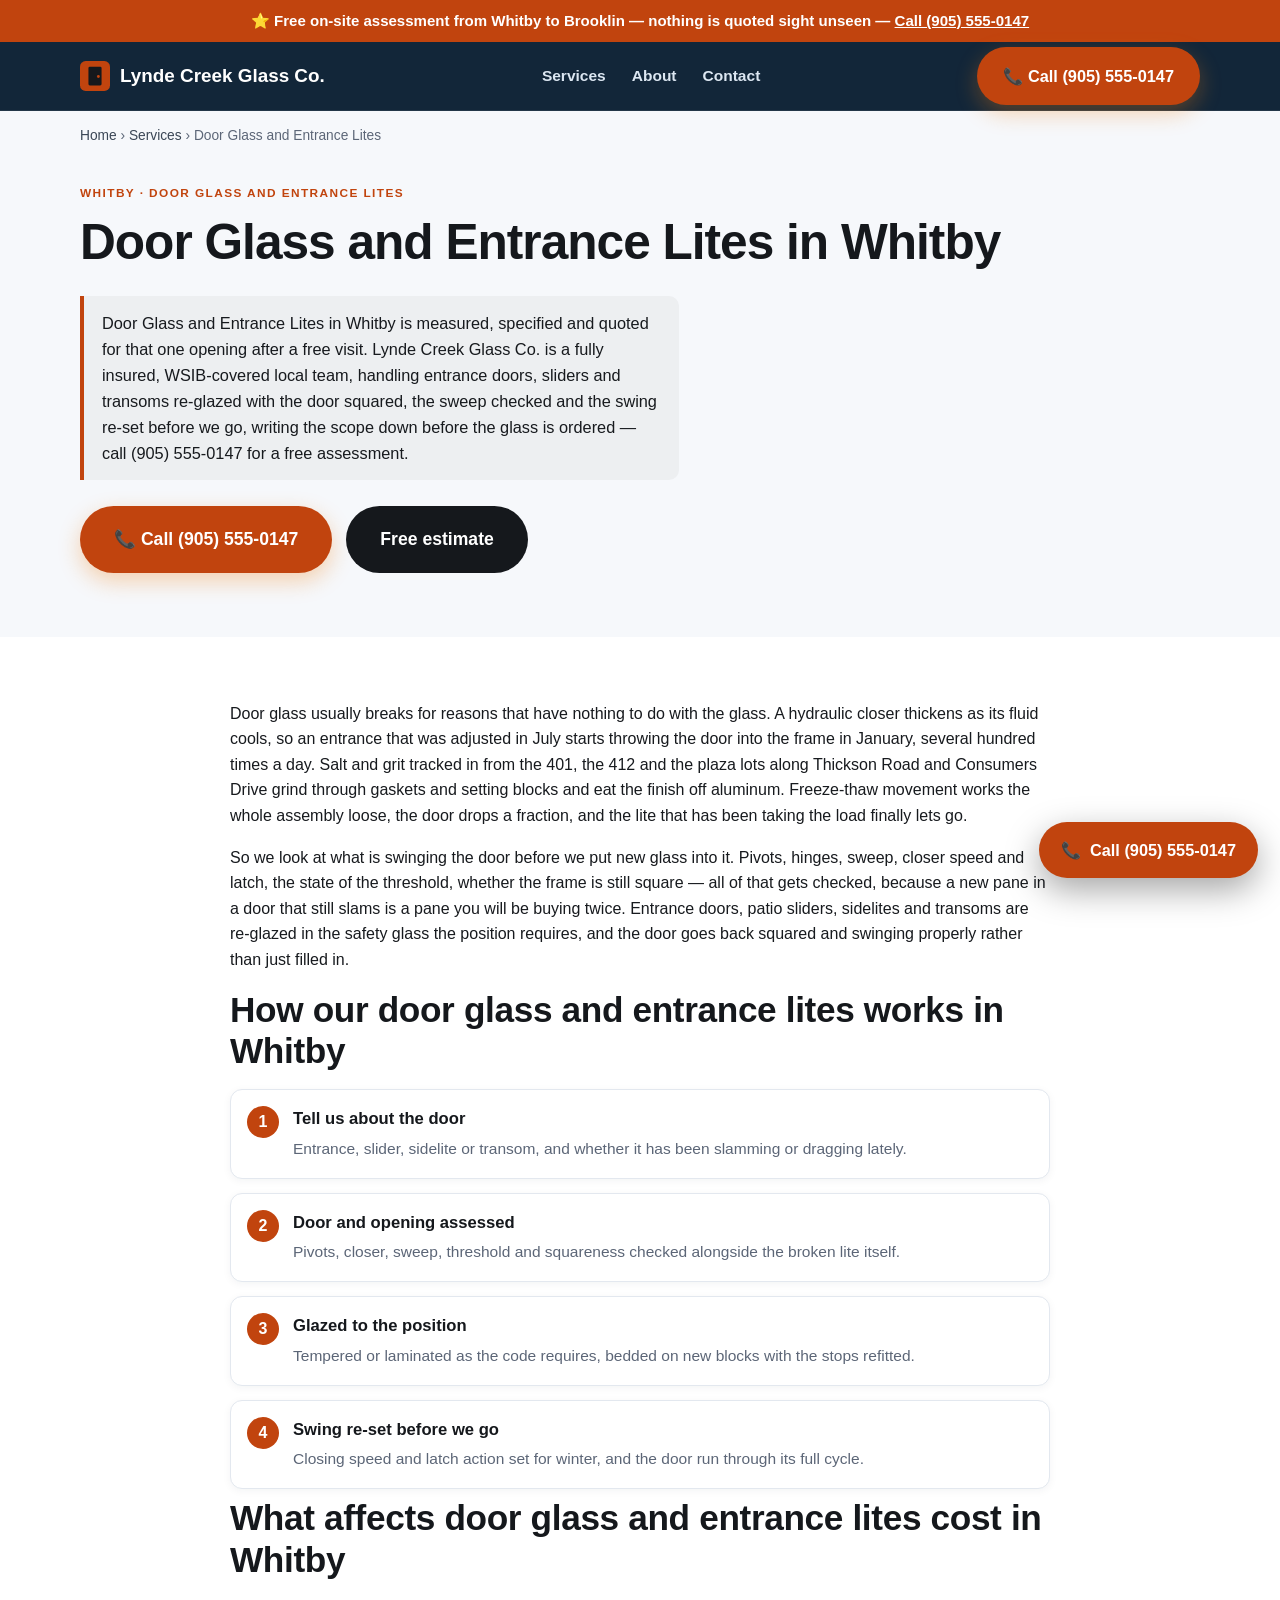
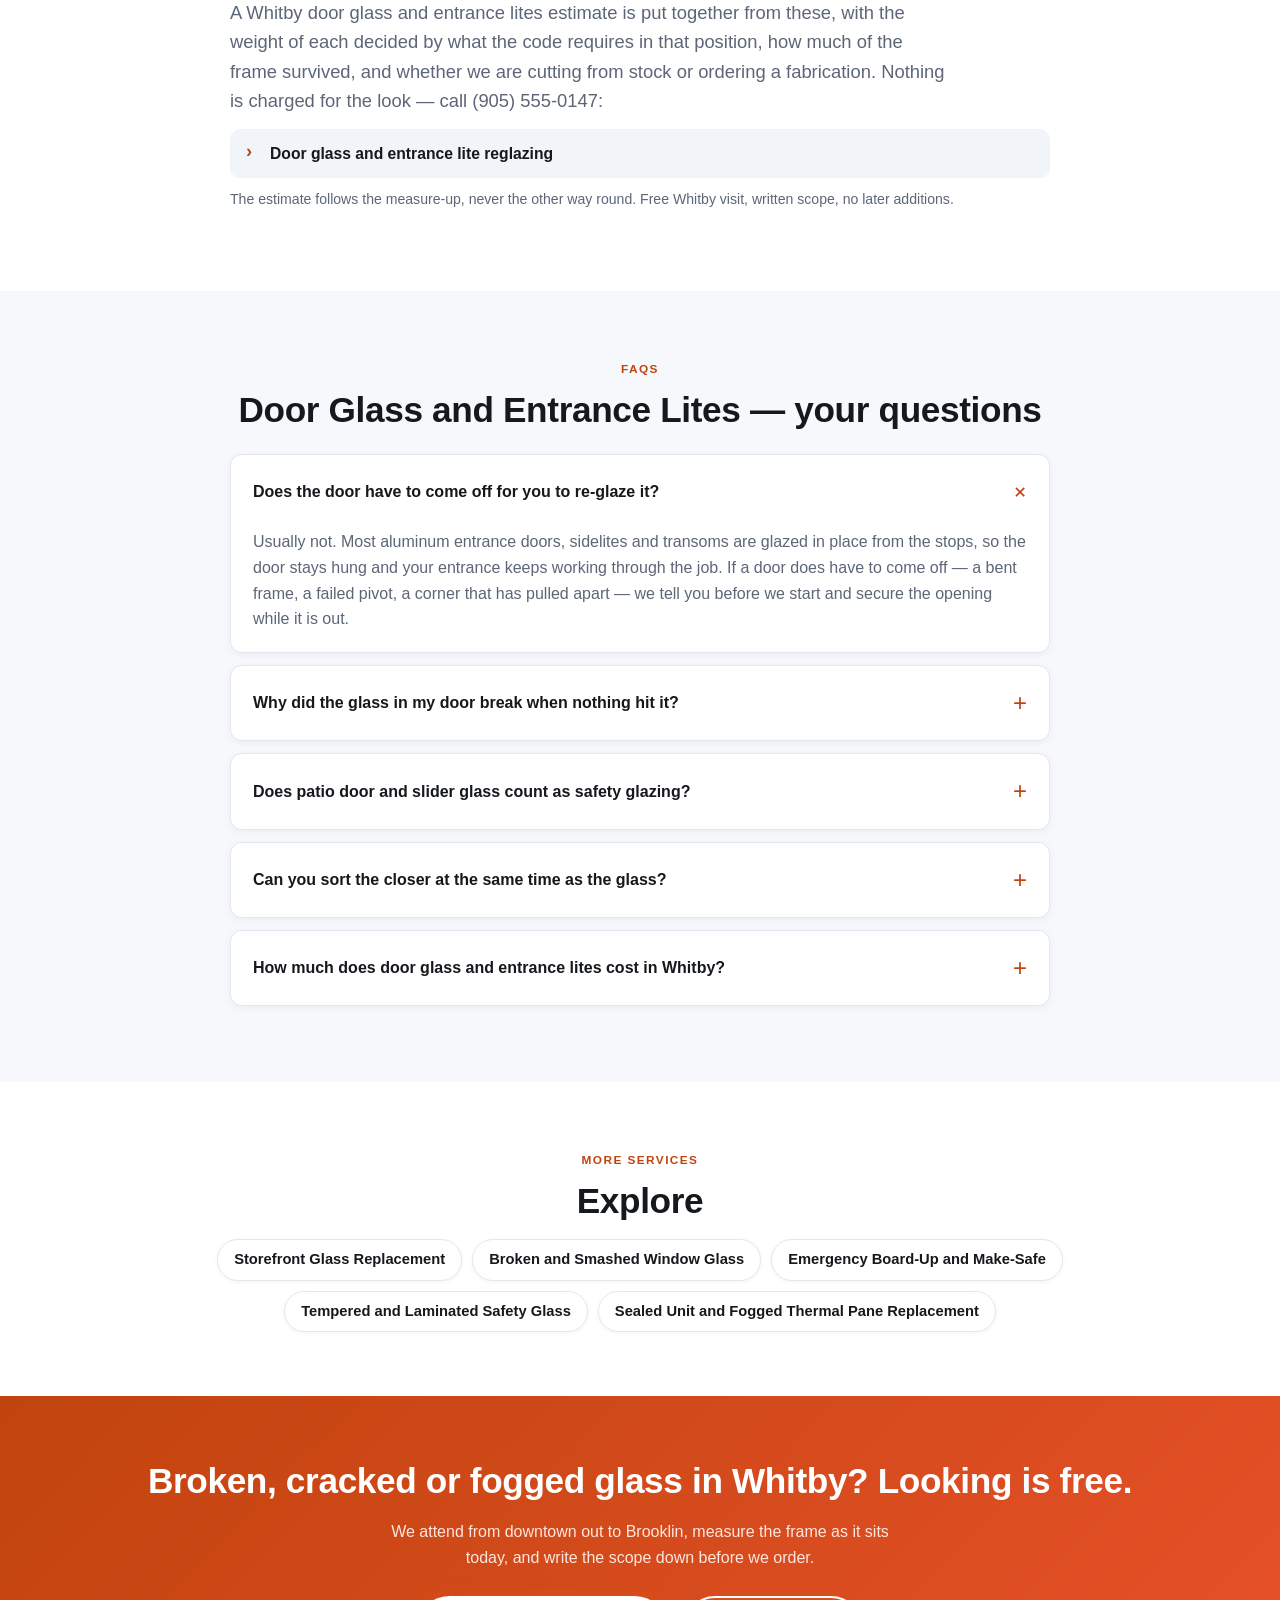
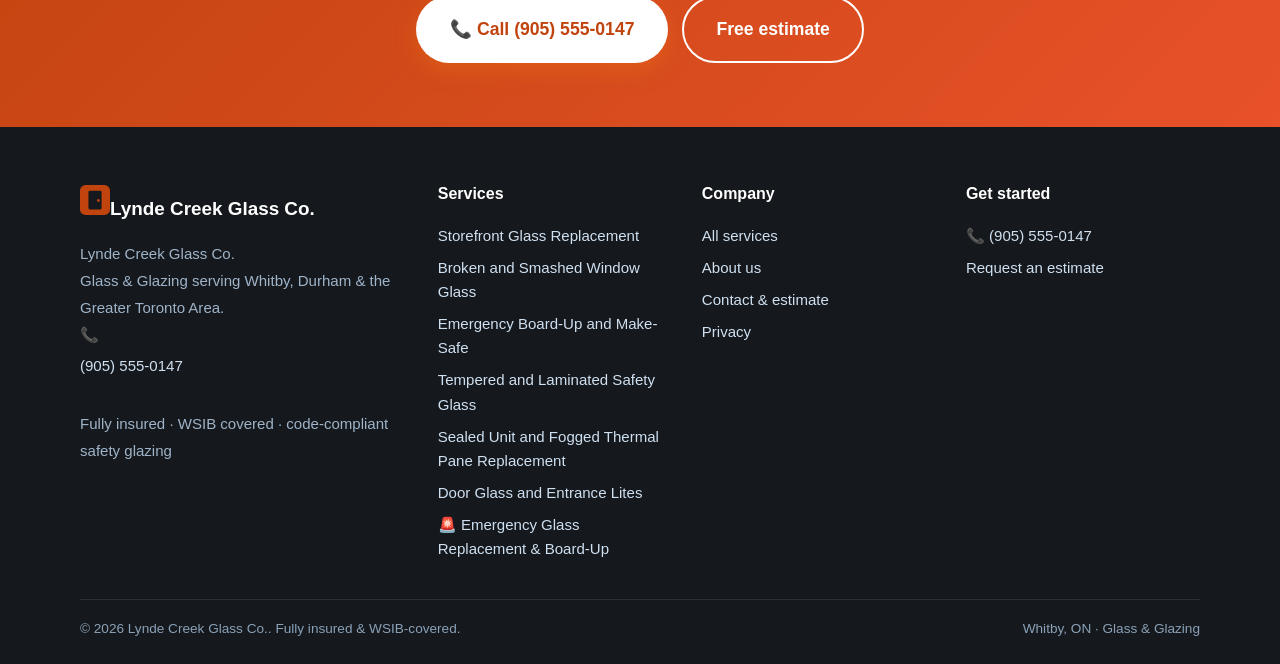
<file: services/door-glass-replacement/index.html>
<!DOCTYPE html><html lang="en-CA"><head>
<meta charset="utf-8"><meta name="viewport" content="width=device-width, initial-scale=1, viewport-fit=cover">
<title>Door Glass and Entrance Lites in Whitby</title><meta name="description" content="Door Glass and Entrance Lites in Whitby, ON. Entrance doors, sliders and transoms re-glazed with the door squared, the sweep checked and the swing re-set.">
<link rel="canonical" href="https://www.whitbyglassrepair.com/services/door-glass-replacement/"><link rel="alternate" hreflang="en-CA" href="https://www.whitbyglassrepair.com/services/door-glass-replacement/"><link rel="alternate" hreflang="x-default" href="https://www.whitbyglassrepair.com/services/door-glass-replacement/">
<meta name="robots" content="index,follow,max-image-preview:large"><meta name="theme-color" content="#15181c">
<meta name="geo.region" content="CA-ON"><meta name="geo.placename" content="Whitby"><meta name="geo.position" content="43.8975;-78.9429"><meta name="ICBM" content="43.8975, -78.9429">
<meta property="og:type" content="website"><meta property="og:site_name" content="Lynde Creek Glass Co."><meta property="og:title" content="Door Glass and Entrance Lites in Whitby"><meta property="og:description" content="Door Glass and Entrance Lites in Whitby, ON. Entrance doors, sliders and transoms re-glazed with the door squared, the sweep checked and the swing re-set."><meta property="og:url" content="https://www.whitbyglassrepair.com/services/door-glass-replacement/">
<meta property="og:image" content="https://www.whitbyglassrepair.com/assets/og.png"><meta property="og:image:type" content="image/png"><meta property="og:image:width" content="1200"><meta property="og:image:height" content="630"><meta property="og:image:alt" content="Lynde Creek Glass Co. — Glass &amp; Glazing in Whitby, ON"><meta property="og:locale" content="en_CA">
<meta name="twitter:card" content="summary_large_image"><meta name="twitter:title" content="Door Glass and Entrance Lites in Whitby"><meta name="twitter:description" content="Door Glass and Entrance Lites in Whitby, ON. Entrance doors, sliders and transoms re-glazed with the door squared, the sweep checked and the swing re-set."><meta name="twitter:image" content="https://www.whitbyglassrepair.com/assets/og.png">
<link rel="icon" href="/assets/favicon.svg" type="image/svg+xml"><link rel="icon" href="/favicon.ico" sizes="32x32"><link rel="apple-touch-icon" href="/assets/apple-touch-icon.png">
<link rel="preload" href="/css/styles.css" as="style"><link rel="stylesheet" href="/css/styles.css">
<script type="application/ld+json">{"@context":"https://schema.org","@graph":[{"@type":"Organization","@id":"https://www.whitbyglassrepair.com/#org","name":"Lynde Creek Glass Co.","url":"https://www.whitbyglassrepair.com/","logo":"https://www.whitbyglassrepair.com/assets/og.png","areaServed":{"@type":"City","name":"Whitby"},"sameAs":["https://www.whitbyglassrepair.com/"]},{"@type":["HomeAndConstructionBusiness","LocalBusiness"],"@id":"https://www.whitbyglassrepair.com/#business","name":"Lynde Creek Glass Co.","image":"https://www.whitbyglassrepair.com/assets/og.png","url":"https://www.whitbyglassrepair.com/","telephone":"+19055550147","paymentAccepted":"Cash, Cheque, Credit Card, Interac e-Transfer","parentOrganization":{"@id":"https://www.whitbyglassrepair.com/#org"},"brand":{"@id":"https://www.whitbyglassrepair.com/#org"},"description":"Glass & Glazing in Whitby, ON — Fully insured, WSIB covered, code-compliant safety glazing. Priority same-day/next-day urgent response.","address":{"@type":"PostalAddress","addressLocality":"Whitby","addressRegion":"ON","addressCountry":"CA"},"geo":{"@type":"GeoCoordinates","latitude":43.8975,"longitude":-78.9429},"areaServed":[{"@type":"City","name":"Whitby"},{"@type":"GeoShape","circle":"43.8975 -78.9429 20000"}],"sameAs":["https://www.whitbyglassrepair.com/"],"hasMap":"https://www.google.com/maps?q=Whitby%2C%20ON%2C%20Canada","openingHoursSpecification":[{"@type":"OpeningHoursSpecification","dayOfWeek":["Monday","Tuesday","Wednesday","Thursday","Friday"],"opens":"07:00","closes":"18:00"},{"@type":"OpeningHoursSpecification","dayOfWeek":["Saturday"],"opens":"08:00","closes":"15:00"}],"knowsAbout":["glass & glazing","storefront glass replacement","sealed unit (IGU) replacement","tempered and laminated safety glass","emergency board-up","window glass replacement","thermal stress cracking","storefront glass replacement","broken and smashed window glass","emergency board-up and make-safe","tempered and laminated safety glass","sealed unit and fogged thermal pane replacement","door glass and entrance lites","Whitby, ON service area"],"hasOfferCatalog":{"@type":"OfferCatalog","name":"Glass & Glazing in Whitby, ON","itemListElement":[{"@type":"Offer","itemOffered":{"@type":"Service","name":"Storefront Glass Replacement (Whitby)","areaServed":{"@type":"City","name":"Whitby"}}},{"@type":"Offer","itemOffered":{"@type":"Service","name":"Broken and Smashed Window Glass (Whitby)","areaServed":{"@type":"City","name":"Whitby"}}},{"@type":"Offer","itemOffered":{"@type":"Service","name":"Emergency Board-Up and Make-Safe (Whitby)","areaServed":{"@type":"City","name":"Whitby"}}},{"@type":"Offer","itemOffered":{"@type":"Service","name":"Tempered and Laminated Safety Glass (Whitby)","areaServed":{"@type":"City","name":"Whitby"}}},{"@type":"Offer","itemOffered":{"@type":"Service","name":"Sealed Unit and Fogged Thermal Pane Replacement (Whitby)","areaServed":{"@type":"City","name":"Whitby"}}},{"@type":"Offer","itemOffered":{"@type":"Service","name":"Door Glass and Entrance Lites (Whitby)","areaServed":{"@type":"City","name":"Whitby"}}}]}},{"@type":"Service","serviceType":"Door Glass and Entrance Lites","name":"Door Glass and Entrance Lites in Whitby","description":"Entrance doors, sliders and transoms re-glazed with the door squared, the sweep checked and the swing re-set before we go","provider":{"@id":"https://www.whitbyglassrepair.com/#business"},"image":"https://www.whitbyglassrepair.com/assets/og.png","areaServed":{"@type":"City","name":"Whitby"},"url":"https://www.whitbyglassrepair.com/services/door-glass-replacement/"},{"@type":"BreadcrumbList","itemListElement":[{"@type":"ListItem","position":1,"name":"Home","item":"https://www.whitbyglassrepair.com/"},{"@type":"ListItem","position":2,"name":"Services","item":"https://www.whitbyglassrepair.com/services/"},{"@type":"ListItem","position":3,"name":"Door Glass and Entrance Lites","item":"https://www.whitbyglassrepair.com/services/door-glass-replacement/"}]},{"@type":"FAQPage","mainEntity":[{"@type":"Question","name":"Does the door have to come off for you to re-glaze it?","acceptedAnswer":{"@type":"Answer","text":"Usually not. Most aluminum entrance doors, sidelites and transoms are glazed in place from the stops, so the door stays hung and your entrance keeps working through the job. If a door does have to come off — a bent frame, a failed pivot, a corner that has pulled apart — we tell you before we start and secure the opening while it is out."}},{"@type":"Question","name":"Why did the glass in my door break when nothing hit it?","acceptedAnswer":{"@type":"Answer","text":"Look at the closer and the frame first. Cold thickens hydraulic fluid, so a closer that was fine in summer starts slamming the door in winter; at the same time freeze-thaw movement and a salt-packed threshold stop the door sitting square. The lite ends up taking load it was never meant to carry. Replacing the glass without correcting that is a temporary result."}},{"@type":"Question","name":"Does patio door and slider glass count as safety glazing?","acceptedAnswer":{"@type":"Answer","text":"Yes. Glass in a door, and in a sidelite wide enough to be mistaken for a doorway, has to be tempered or laminated under the Ontario Building Code — sliders included. We put back the correct type for the position rather than the cheapest sheet that fits, and we confirm which one your opening needs before anything is cut."}},{"@type":"Question","name":"Can you sort the closer at the same time as the glass?","acceptedAnswer":{"@type":"Answer","text":"That is how we prefer to do it. Setting the closing speed and latch action for winter rather than for the day we happen to be there, checking the pivots and the sweep, and clearing the threshold are all part of making the new lite last. If a closer is past adjusting we will tell you plainly instead of leaving you to find out in January."}},{"@type":"Question","name":"How much does door glass and entrance lites cost in Whitby?","acceptedAnswer":{"@type":"Answer","text":"Door glass in Whitby is quoted per opening after we have looked at the door, not just the pane. The size of the lite and whether the position needs tempered or laminated glass set the baseline; what moves it is the condition of the frame, the stops and the pivots, and whether the closer or threshold needs work so the new glass is not immediately under load again. Free assessment, written scope."}}]}]}</script>
</head><body><a class="skip" href="#main" style="position:absolute;left:-999px">Skip to content</a>
<div class="callstrip">⭐ Free on-site assessment from Whitby to Brooklin — nothing is quoted sight unseen — <a href="tel:+19055550147">Call (905) 555-0147</a></div>
<header class="site"><div class="wrap nav"><a class="brand" href="/" aria-label="Lynde Creek Glass Co. home"><svg width="30" height="30" viewBox="0 0 32 32" fill="none" aria-hidden="true"><rect width="32" height="32" rx="6" fill="#c1440e"/><rect x="9" y="6" width="14" height="20" rx="1.5" fill="#15181c"/><circle cx="19.6" cy="16.5" r="1.5" fill="#c1440e"/></svg>Lynde Creek Glass Co.</a>
<nav class="nav-links" id="nav" aria-label="Main"><a href="/services/">Services</a><a href="/about/">About</a><a href="/contact/">Contact</a></nav>
<div class="nav-cta"><a class="btn btn-call" href="tel:+19055550147">📞 Call (905) 555-0147</a><button class="menu-btn" aria-label="Open menu" aria-expanded="false" aria-controls="nav"><span aria-hidden="true">☰</span></button></div>
</div></header><main id="main"><div class="wrap"><nav class="crumbs" aria-label="Breadcrumb"><a href="/">Home</a> › <a href="/services/">Services</a> › <span aria-current="page">Door Glass and Entrance Lites</span></nav></div><section class="section" style="padding-top:18px"><div class="wrap"><span class="eyebrow">Whitby · Door Glass and Entrance Lites</span><h1>Door Glass and Entrance Lites in Whitby</h1><p class="answer-capsule" data-answer>Door Glass and Entrance Lites in Whitby is measured, specified and quoted for that one opening after a free visit. Lynde Creek Glass Co. is a fully insured, WSIB-covered local team, handling entrance doors, sliders and transoms re-glazed with the door squared, the sweep checked and the swing re-set before we go, writing the scope down before the glass is ordered — call (905) 555-0147 for a free assessment.</p><div class="hero-cta"><a class="btn btn-call btn-lg" href="tel:+19055550147">📞 Call (905) 555-0147</a><a class="btn btn-dark btn-lg" href="/contact/" data-book>Free estimate</a></div></div></section>
<section class="section alt"><div class="wrap" style="max-width:860px"><p>Door glass usually breaks for reasons that have nothing to do with the glass. A hydraulic closer thickens as its fluid cools, so an entrance that was adjusted in July starts throwing the door into the frame in January, several hundred times a day. Salt and grit tracked in from the 401, the 412 and the plaza lots along Thickson Road and Consumers Drive grind through gaskets and setting blocks and eat the finish off aluminum. Freeze-thaw movement works the whole assembly loose, the door drops a fraction, and the lite that has been taking the load finally lets go.</p><p>So we look at what is swinging the door before we put new glass into it. Pivots, hinges, sweep, closer speed and latch, the state of the threshold, whether the frame is still square — all of that gets checked, because a new pane in a door that still slams is a pane you will be buying twice. Entrance doors, patio sliders, sidelites and transoms are re-glazed in the safety glass the position requires, and the door goes back squared and swinging properly rather than just filled in.</p><h2>How our door glass and entrance lites works in Whitby</h2><ol class="proc"><li><b>Tell us about the door</b><span>Entrance, slider, sidelite or transom, and whether it has been slamming or dragging lately.</span></li><li><b>Door and opening assessed</b><span>Pivots, closer, sweep, threshold and squareness checked alongside the broken lite itself.</span></li><li><b>Glazed to the position</b><span>Tempered or laminated as the code requires, bedded on new blocks with the stops refitted.</span></li><li><b>Swing re-set before we go</b><span>Closing speed and latch action set for winter, and the door run through its full cycle.</span></li></ol><h2>What affects door glass and entrance lites cost in Whitby</h2><p class="lead" style="max-width:70ch;margin:0 0 14px">A Whitby door glass and entrance lites estimate is put together from these, with the weight of each decided by what the code requires in that position, how much of the frame survived, and whether we are cutting from stock or ordering a fabrication. Nothing is charged for the look — call (905) 555-0147:</p><ul class="factors"><li><strong>Door glass and entrance lite reglazing</strong></li></ul><p class="price-note">The estimate follows the measure-up, never the other way round. Free Whitby visit, written scope, no later additions.</p></div></section>
<section class="section"><div class="wrap center"><span class="eyebrow">FAQs</span><h2>Door Glass and Entrance Lites — your questions</h2></div><div class="wrap" style="margin-top:24px"><div class="faq" style="max-width:820px;margin:0 auto"><details open><summary>Does the door have to come off for you to re-glaze it?</summary><p>Usually not. Most aluminum entrance doors, sidelites and transoms are glazed in place from the stops, so the door stays hung and your entrance keeps working through the job. If a door does have to come off — a bent frame, a failed pivot, a corner that has pulled apart — we tell you before we start and secure the opening while it is out.</p></details><details><summary>Why did the glass in my door break when nothing hit it?</summary><p>Look at the closer and the frame first. Cold thickens hydraulic fluid, so a closer that was fine in summer starts slamming the door in winter; at the same time freeze-thaw movement and a salt-packed threshold stop the door sitting square. The lite ends up taking load it was never meant to carry. Replacing the glass without correcting that is a temporary result.</p></details><details><summary>Does patio door and slider glass count as safety glazing?</summary><p>Yes. Glass in a door, and in a sidelite wide enough to be mistaken for a doorway, has to be tempered or laminated under the Ontario Building Code — sliders included. We put back the correct type for the position rather than the cheapest sheet that fits, and we confirm which one your opening needs before anything is cut.</p></details><details><summary>Can you sort the closer at the same time as the glass?</summary><p>That is how we prefer to do it. Setting the closing speed and latch action for winter rather than for the day we happen to be there, checking the pivots and the sweep, and clearing the threshold are all part of making the new lite last. If a closer is past adjusting we will tell you plainly instead of leaving you to find out in January.</p></details><details><summary>How much does door glass and entrance lites cost in Whitby?</summary><p>Door glass in Whitby is quoted per opening after we have looked at the door, not just the pane. The size of the lite and whether the position needs tempered or laminated glass set the baseline; what moves it is the condition of the frame, the stops and the pivots, and whether the closer or threshold needs work so the new glass is not immediately under load again. Free assessment, written scope.</p></details></div></div></section>
<section class="section alt"><div class="wrap center"><span class="eyebrow">More services</span><h2>Explore</h2><div class="chips" style="justify-content:center;margin-top:16px"><a class="chip" href="/services/storefront-glass-replacement/">Storefront Glass Replacement</a><a class="chip" href="/services/broken-window-glass/">Broken and Smashed Window Glass</a><a class="chip" href="/services/emergency-board-up/">Emergency Board-Up and Make-Safe</a><a class="chip" href="/services/tempered-safety-glass/">Tempered and Laminated Safety Glass</a><a class="chip" href="/services/sealed-unit-replacement/">Sealed Unit and Fogged Thermal Pane Replacement</a></div></div></section>
<section class="section cta-band"><div class="wrap"><h2>Broken, cracked or fogged glass in Whitby? Looking is free.</h2><p>We attend from downtown out to Brooklin, measure the frame as it sits today, and write the scope down before we order.</p><div class="hero-cta" style="justify-content:center"><a class="btn btn-call btn-lg" href="tel:+19055550147">📞 Call (905) 555-0147</a><a class="btn btn-ghost btn-lg" href="/contact/" data-book>Free estimate</a></div></div></section></main><footer class="site"><div class="wrap"><div class="cols">
<div><a class="brand" href="/" aria-label="Lynde Creek Glass Co. home"><svg width="30" height="30" viewBox="0 0 32 32" fill="none" aria-hidden="true"><rect width="32" height="32" rx="6" fill="#c1440e"/><rect x="9" y="6" width="14" height="20" rx="1.5" fill="#15181c"/><circle cx="19.6" cy="16.5" r="1.5" fill="#c1440e"/></svg>Lynde Creek Glass Co.</a><address class="nap" style="font-style:normal">Lynde Creek Glass Co.<br>Glass &amp; Glazing serving Whitby, Durham &amp; the Greater Toronto Area.<br>📞 <a href="tel:+19055550147">(905) 555-0147</a><br>Fully insured · WSIB covered · code-compliant safety glazing</address></div>
<div><h4>Services</h4><a href="/services/storefront-glass-replacement/">Storefront Glass Replacement</a><a href="/services/broken-window-glass/">Broken and Smashed Window Glass</a><a href="/services/emergency-board-up/">Emergency Board-Up and Make-Safe</a><a href="/services/tempered-safety-glass/">Tempered and Laminated Safety Glass</a><a href="/services/sealed-unit-replacement/">Sealed Unit and Fogged Thermal Pane Replacement</a><a href="/services/door-glass-replacement/">Door Glass and Entrance Lites</a><a href="/services/emergency-glass-repair-board-up/">🚨 Emergency Glass Replacement &amp; Board-Up</a></div>
<div><h4>Company</h4><a href="/services/">All services</a><a href="/about/">About us</a><a href="/contact/">Contact &amp; estimate</a><a href="/privacy/">Privacy</a></div>
<div><h4>Get started</h4><a href="tel:+19055550147">📞 (905) 555-0147</a><a href="/contact/" data-book>Request an estimate</a></div>
</div><div class="legal"><span>© 2026 Lynde Creek Glass Co.. Fully insured &amp; WSIB-covered.</span><span>Whitby, ON · Glass &amp; Glazing</span></div></div></footer><a class="fab-call" href="tel:+19055550147" aria-label="Call Lynde Creek Glass Co."><span aria-hidden="true">📞</span> Call (905) 555-0147</a>
<div class="callbar"><a class="btn btn-call" href="tel:+19055550147">📞 Call now</a><a class="btn btn-dark" href="/contact/" data-book>Free estimate</a></div>
<script src="/js/main.js" defer></script></body></html>
</file>
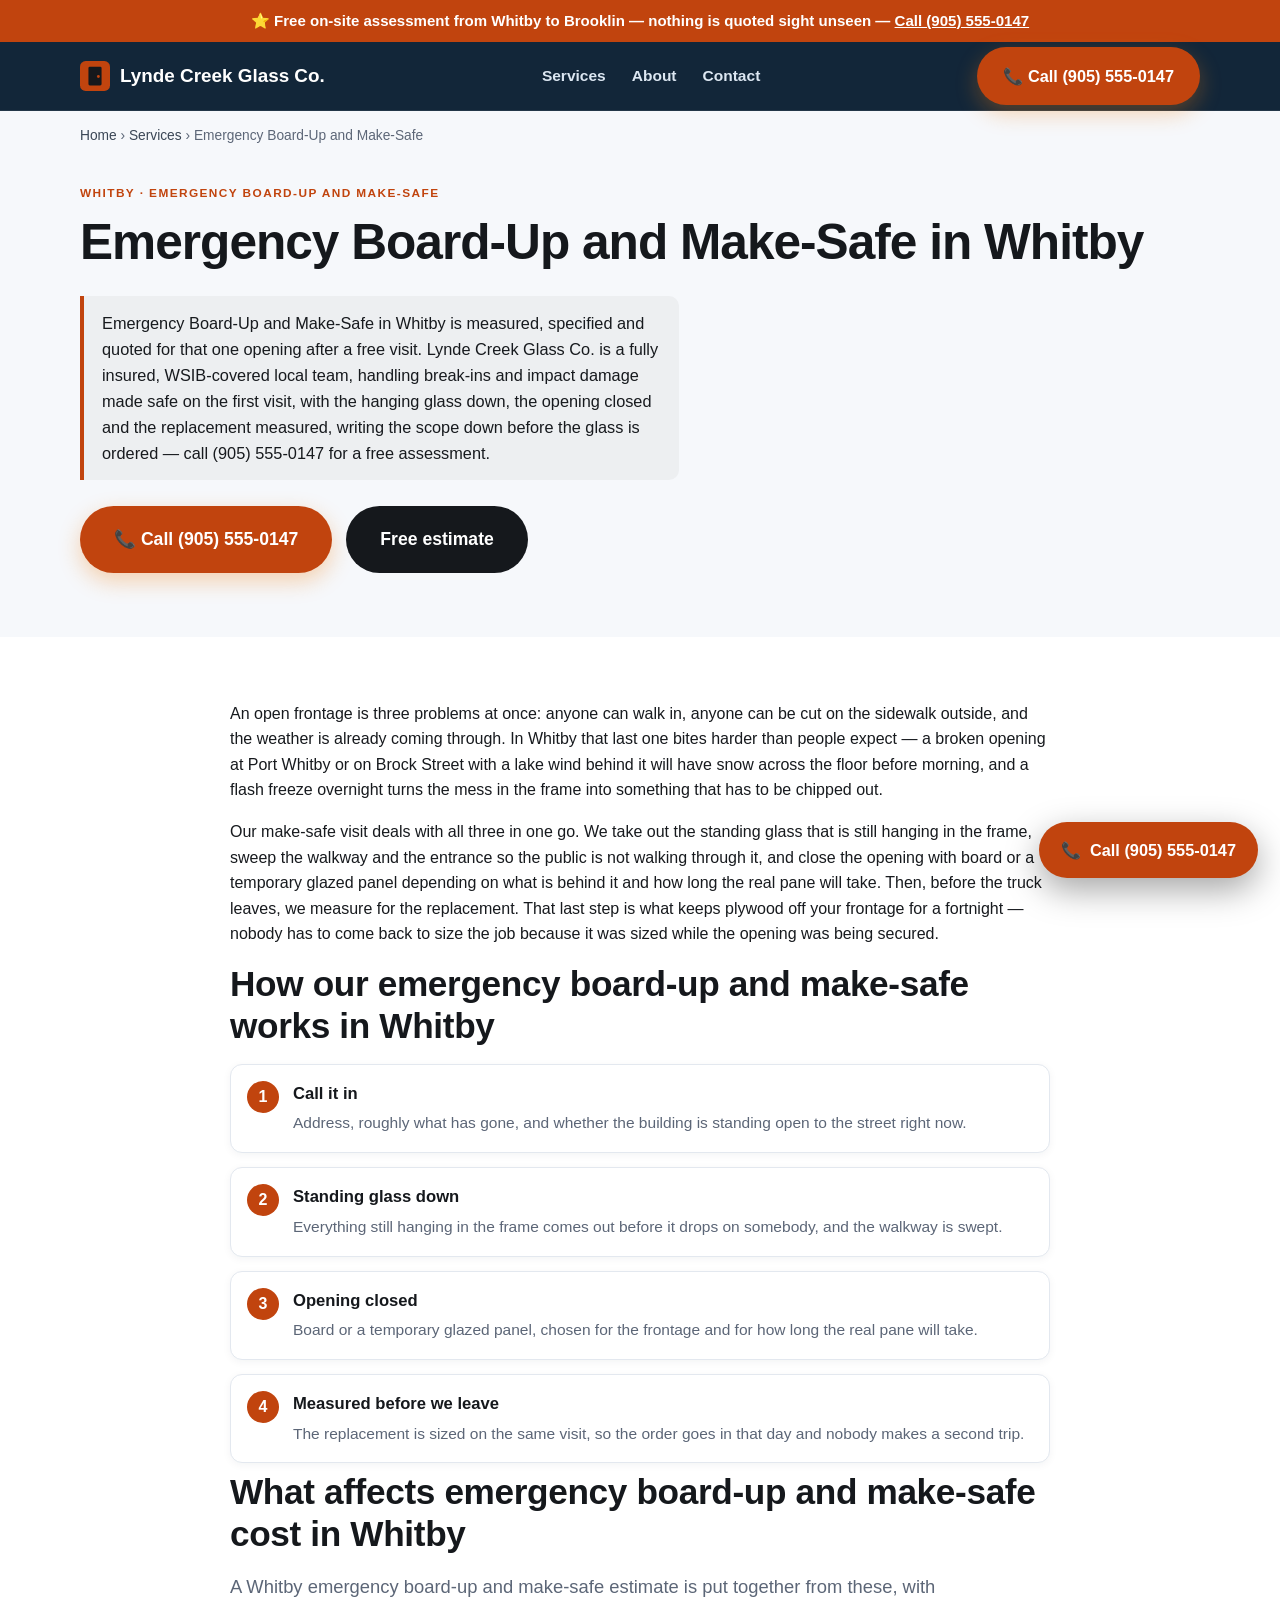
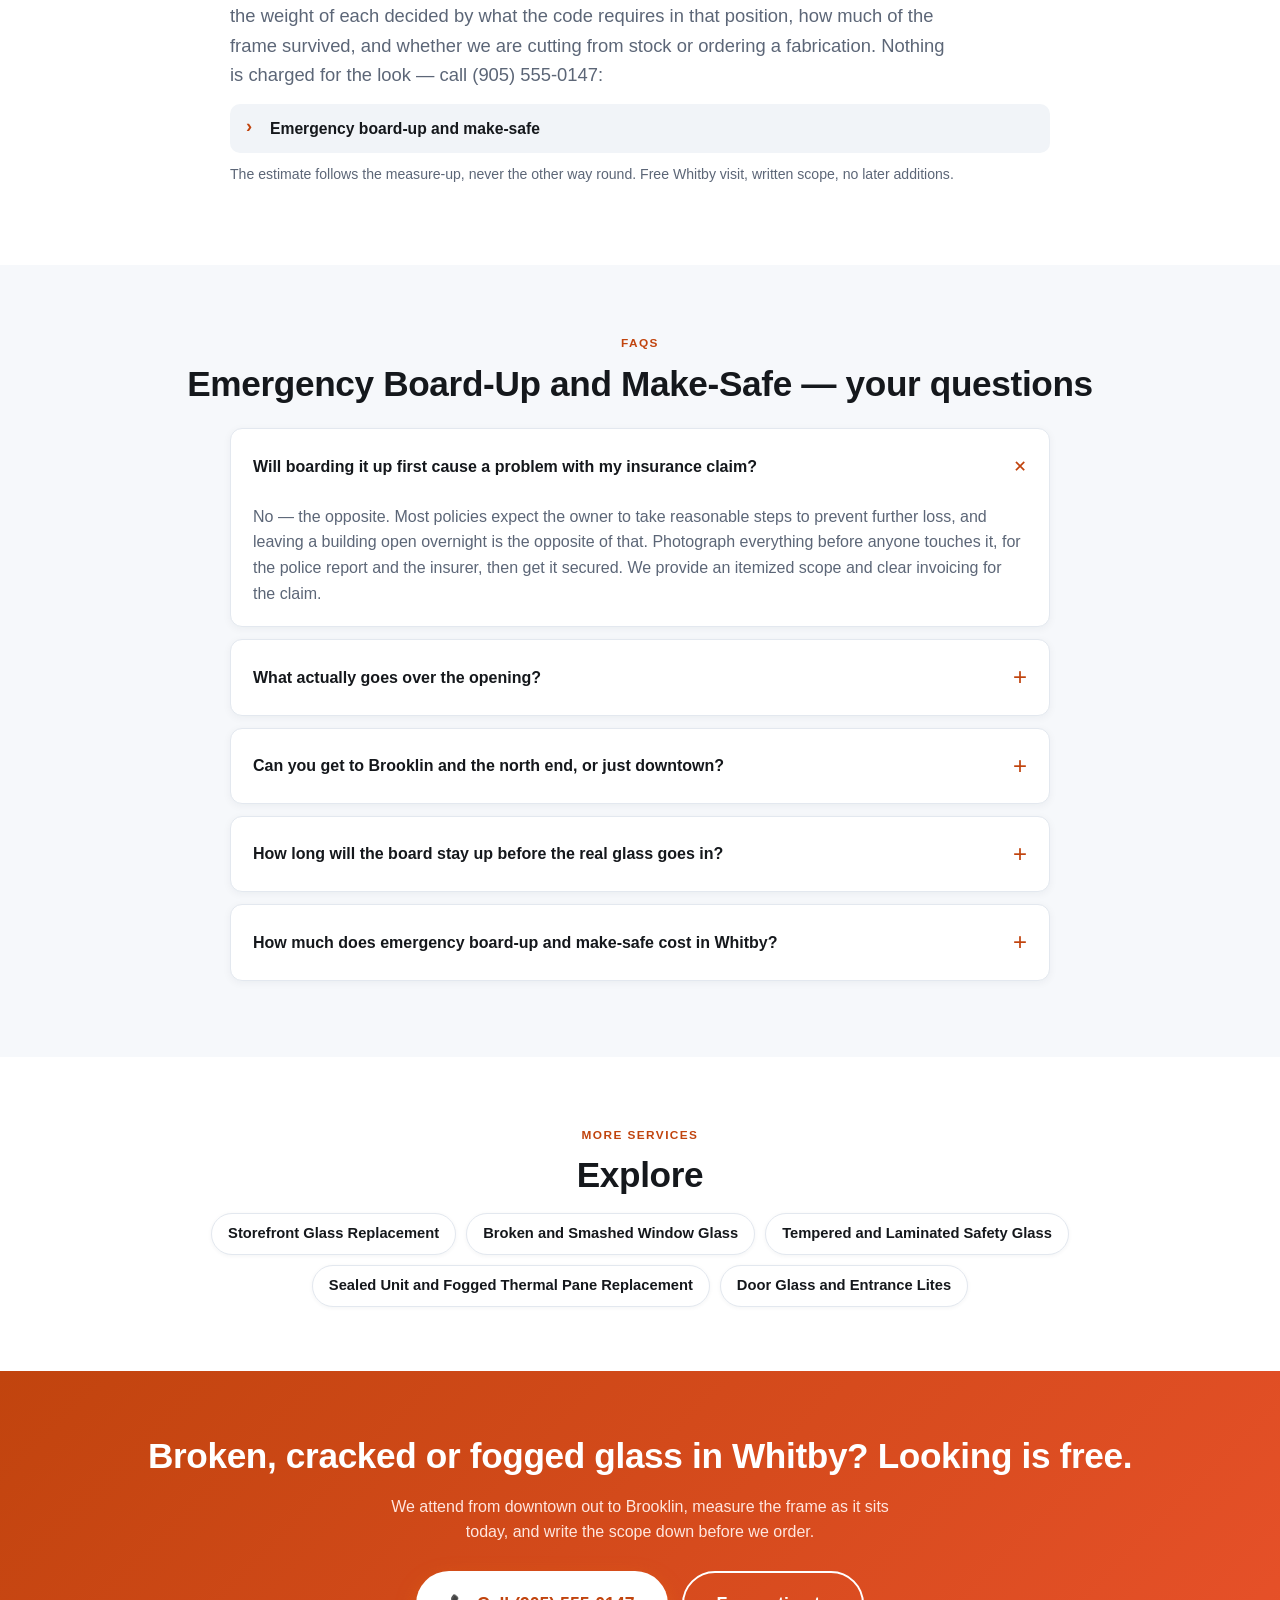
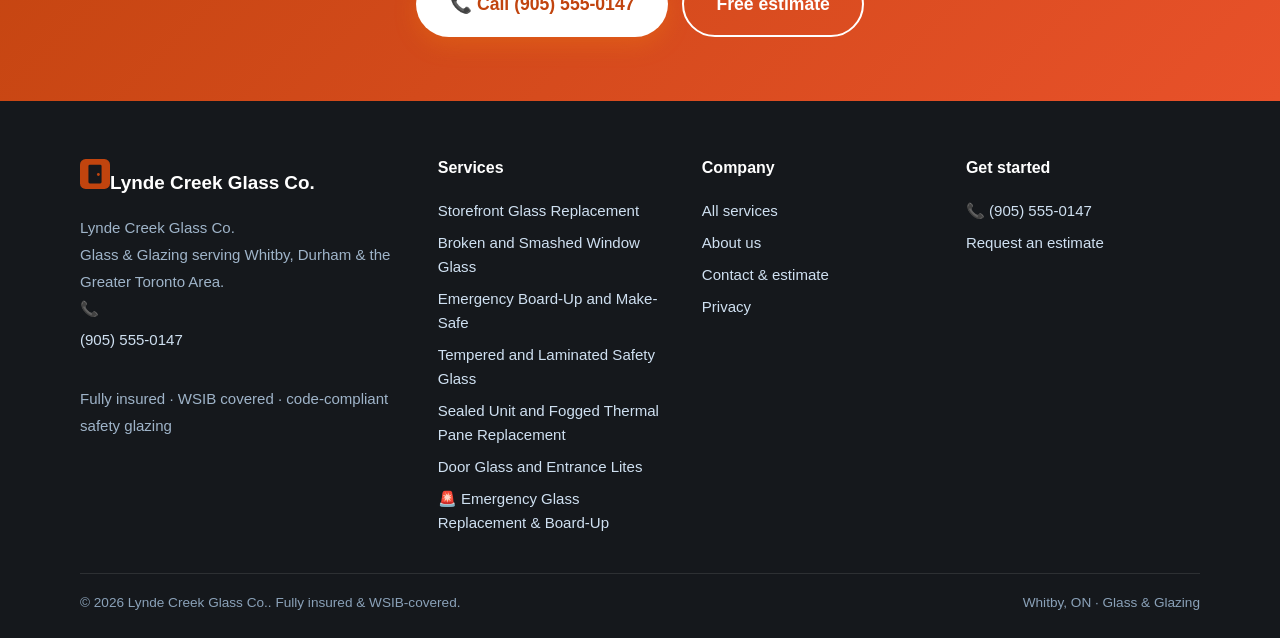
<file: services/emergency-board-up/index.html>
<!DOCTYPE html><html lang="en-CA"><head>
<meta charset="utf-8"><meta name="viewport" content="width=device-width, initial-scale=1, viewport-fit=cover">
<title>Emergency Board-Up and Make-Safe in Whitby</title><meta name="description" content="Emergency Board-Up and Make-Safe in Whitby, ON. Break-ins and impact damage made safe on the first visit, with the hanging glass down, the opening closed.">
<link rel="canonical" href="https://www.whitbyglassrepair.com/services/emergency-board-up/"><link rel="alternate" hreflang="en-CA" href="https://www.whitbyglassrepair.com/services/emergency-board-up/"><link rel="alternate" hreflang="x-default" href="https://www.whitbyglassrepair.com/services/emergency-board-up/">
<meta name="robots" content="index,follow,max-image-preview:large"><meta name="theme-color" content="#15181c">
<meta name="geo.region" content="CA-ON"><meta name="geo.placename" content="Whitby"><meta name="geo.position" content="43.8975;-78.9429"><meta name="ICBM" content="43.8975, -78.9429">
<meta property="og:type" content="website"><meta property="og:site_name" content="Lynde Creek Glass Co."><meta property="og:title" content="Emergency Board-Up and Make-Safe in Whitby"><meta property="og:description" content="Emergency Board-Up and Make-Safe in Whitby, ON. Break-ins and impact damage made safe on the first visit, with the hanging glass down, the opening closed."><meta property="og:url" content="https://www.whitbyglassrepair.com/services/emergency-board-up/">
<meta property="og:image" content="https://www.whitbyglassrepair.com/assets/og.png"><meta property="og:image:type" content="image/png"><meta property="og:image:width" content="1200"><meta property="og:image:height" content="630"><meta property="og:image:alt" content="Lynde Creek Glass Co. — Glass &amp; Glazing in Whitby, ON"><meta property="og:locale" content="en_CA">
<meta name="twitter:card" content="summary_large_image"><meta name="twitter:title" content="Emergency Board-Up and Make-Safe in Whitby"><meta name="twitter:description" content="Emergency Board-Up and Make-Safe in Whitby, ON. Break-ins and impact damage made safe on the first visit, with the hanging glass down, the opening closed."><meta name="twitter:image" content="https://www.whitbyglassrepair.com/assets/og.png">
<link rel="icon" href="/assets/favicon.svg" type="image/svg+xml"><link rel="icon" href="/favicon.ico" sizes="32x32"><link rel="apple-touch-icon" href="/assets/apple-touch-icon.png">
<link rel="preload" href="/css/styles.css" as="style"><link rel="stylesheet" href="/css/styles.css">
<script type="application/ld+json">{"@context":"https://schema.org","@graph":[{"@type":"Organization","@id":"https://www.whitbyglassrepair.com/#org","name":"Lynde Creek Glass Co.","url":"https://www.whitbyglassrepair.com/","logo":"https://www.whitbyglassrepair.com/assets/og.png","areaServed":{"@type":"City","name":"Whitby"},"sameAs":["https://www.whitbyglassrepair.com/"]},{"@type":["HomeAndConstructionBusiness","LocalBusiness"],"@id":"https://www.whitbyglassrepair.com/#business","name":"Lynde Creek Glass Co.","image":"https://www.whitbyglassrepair.com/assets/og.png","url":"https://www.whitbyglassrepair.com/","telephone":"+19055550147","paymentAccepted":"Cash, Cheque, Credit Card, Interac e-Transfer","parentOrganization":{"@id":"https://www.whitbyglassrepair.com/#org"},"brand":{"@id":"https://www.whitbyglassrepair.com/#org"},"description":"Glass & Glazing in Whitby, ON — Fully insured, WSIB covered, code-compliant safety glazing. Priority same-day/next-day urgent response.","address":{"@type":"PostalAddress","addressLocality":"Whitby","addressRegion":"ON","addressCountry":"CA"},"geo":{"@type":"GeoCoordinates","latitude":43.8975,"longitude":-78.9429},"areaServed":[{"@type":"City","name":"Whitby"},{"@type":"GeoShape","circle":"43.8975 -78.9429 20000"}],"sameAs":["https://www.whitbyglassrepair.com/"],"hasMap":"https://www.google.com/maps?q=Whitby%2C%20ON%2C%20Canada","openingHoursSpecification":[{"@type":"OpeningHoursSpecification","dayOfWeek":["Monday","Tuesday","Wednesday","Thursday","Friday"],"opens":"07:00","closes":"18:00"},{"@type":"OpeningHoursSpecification","dayOfWeek":["Saturday"],"opens":"08:00","closes":"15:00"}],"knowsAbout":["glass & glazing","storefront glass replacement","sealed unit (IGU) replacement","tempered and laminated safety glass","emergency board-up","window glass replacement","thermal stress cracking","storefront glass replacement","broken and smashed window glass","emergency board-up and make-safe","tempered and laminated safety glass","sealed unit and fogged thermal pane replacement","door glass and entrance lites","Whitby, ON service area"],"hasOfferCatalog":{"@type":"OfferCatalog","name":"Glass & Glazing in Whitby, ON","itemListElement":[{"@type":"Offer","itemOffered":{"@type":"Service","name":"Storefront Glass Replacement (Whitby)","areaServed":{"@type":"City","name":"Whitby"}}},{"@type":"Offer","itemOffered":{"@type":"Service","name":"Broken and Smashed Window Glass (Whitby)","areaServed":{"@type":"City","name":"Whitby"}}},{"@type":"Offer","itemOffered":{"@type":"Service","name":"Emergency Board-Up and Make-Safe (Whitby)","areaServed":{"@type":"City","name":"Whitby"}}},{"@type":"Offer","itemOffered":{"@type":"Service","name":"Tempered and Laminated Safety Glass (Whitby)","areaServed":{"@type":"City","name":"Whitby"}}},{"@type":"Offer","itemOffered":{"@type":"Service","name":"Sealed Unit and Fogged Thermal Pane Replacement (Whitby)","areaServed":{"@type":"City","name":"Whitby"}}},{"@type":"Offer","itemOffered":{"@type":"Service","name":"Door Glass and Entrance Lites (Whitby)","areaServed":{"@type":"City","name":"Whitby"}}}]}},{"@type":"Service","serviceType":"Emergency Board-Up and Make-Safe","name":"Emergency Board-Up and Make-Safe in Whitby","description":"Break-ins and impact damage made safe on the first visit, with the hanging glass down, the opening closed and the replacement measured","provider":{"@id":"https://www.whitbyglassrepair.com/#business"},"image":"https://www.whitbyglassrepair.com/assets/og.png","areaServed":{"@type":"City","name":"Whitby"},"url":"https://www.whitbyglassrepair.com/services/emergency-board-up/"},{"@type":"BreadcrumbList","itemListElement":[{"@type":"ListItem","position":1,"name":"Home","item":"https://www.whitbyglassrepair.com/"},{"@type":"ListItem","position":2,"name":"Services","item":"https://www.whitbyglassrepair.com/services/"},{"@type":"ListItem","position":3,"name":"Emergency Board-Up and Make-Safe","item":"https://www.whitbyglassrepair.com/services/emergency-board-up/"}]},{"@type":"FAQPage","mainEntity":[{"@type":"Question","name":"Will boarding it up first cause a problem with my insurance claim?","acceptedAnswer":{"@type":"Answer","text":"No — the opposite. Most policies expect the owner to take reasonable steps to prevent further loss, and leaving a building open overnight is the opposite of that. Photograph everything before anyone touches it, for the police report and the insurer, then get it secured. We provide an itemized scope and clear invoicing for the claim."}},{"@type":"Question","name":"What actually goes over the opening?","acceptedAnswer":{"@type":"Answer","text":"It depends on the frontage. A back door or a side window gets boarded. A retail bay where you have to keep trading is better served by a temporary glazed panel or a clear covering so the unit does not read as closed. We decide with you on site rather than defaulting to plywood on everything."}},{"@type":"Question","name":"Can you get to Brooklin and the north end, or just downtown?","acceptedAnswer":{"@type":"Answer","text":"The whole town — downtown, Port Whitby, Whitby Shores, Pringle Creek, Rolling Acres, Taunton North, Blue Grass Meadows, Brooklin and out towards Ashburn. Rural addresses take a little longer to reach and we will tell you honestly what to expect when you call rather than guessing at a time."}},{"@type":"Question","name":"How long will the board stay up before the real glass goes in?","acceptedAnswer":{"@type":"Answer","text":"That comes down to the pane, not to us. A stock size in a common thickness can follow quickly; an oversized, tinted or laminated commercial lite has to be fabricated to your measurement. Because we measure during the make-safe visit, the order goes in immediately, and we tell you the real lead time then rather than after you have chased us for it."}},{"@type":"Question","name":"How much does emergency board-up and make-safe cost in Whitby?","acceptedAnswer":{"@type":"Answer","text":"A make-safe is quoted on attendance, once we can see what the opening is and what it takes to close it properly. The size of the opening, how much standing glass has to come out, whether board or a temporary glazed panel is the right answer, and the state of the frame all feed into it. The scope is written down before we invoice, which is also what your insurer will want to see."}}]}]}</script>
</head><body><a class="skip" href="#main" style="position:absolute;left:-999px">Skip to content</a>
<div class="callstrip">⭐ Free on-site assessment from Whitby to Brooklin — nothing is quoted sight unseen — <a href="tel:+19055550147">Call (905) 555-0147</a></div>
<header class="site"><div class="wrap nav"><a class="brand" href="/" aria-label="Lynde Creek Glass Co. home"><svg width="30" height="30" viewBox="0 0 32 32" fill="none" aria-hidden="true"><rect width="32" height="32" rx="6" fill="#c1440e"/><rect x="9" y="6" width="14" height="20" rx="1.5" fill="#15181c"/><circle cx="19.6" cy="16.5" r="1.5" fill="#c1440e"/></svg>Lynde Creek Glass Co.</a>
<nav class="nav-links" id="nav" aria-label="Main"><a href="/services/">Services</a><a href="/about/">About</a><a href="/contact/">Contact</a></nav>
<div class="nav-cta"><a class="btn btn-call" href="tel:+19055550147">📞 Call (905) 555-0147</a><button class="menu-btn" aria-label="Open menu" aria-expanded="false" aria-controls="nav"><span aria-hidden="true">☰</span></button></div>
</div></header><main id="main"><div class="wrap"><nav class="crumbs" aria-label="Breadcrumb"><a href="/">Home</a> › <a href="/services/">Services</a> › <span aria-current="page">Emergency Board-Up and Make-Safe</span></nav></div><section class="section" style="padding-top:18px"><div class="wrap"><span class="eyebrow">Whitby · Emergency Board-Up and Make-Safe</span><h1>Emergency Board-Up and Make-Safe in Whitby</h1><p class="answer-capsule" data-answer>Emergency Board-Up and Make-Safe in Whitby is measured, specified and quoted for that one opening after a free visit. Lynde Creek Glass Co. is a fully insured, WSIB-covered local team, handling break-ins and impact damage made safe on the first visit, with the hanging glass down, the opening closed and the replacement measured, writing the scope down before the glass is ordered — call (905) 555-0147 for a free assessment.</p><div class="hero-cta"><a class="btn btn-call btn-lg" href="tel:+19055550147">📞 Call (905) 555-0147</a><a class="btn btn-dark btn-lg" href="/contact/" data-book>Free estimate</a></div></div></section>
<section class="section alt"><div class="wrap" style="max-width:860px"><p>An open frontage is three problems at once: anyone can walk in, anyone can be cut on the sidewalk outside, and the weather is already coming through. In Whitby that last one bites harder than people expect — a broken opening at Port Whitby or on Brock Street with a lake wind behind it will have snow across the floor before morning, and a flash freeze overnight turns the mess in the frame into something that has to be chipped out.</p><p>Our make-safe visit deals with all three in one go. We take out the standing glass that is still hanging in the frame, sweep the walkway and the entrance so the public is not walking through it, and close the opening with board or a temporary glazed panel depending on what is behind it and how long the real pane will take. Then, before the truck leaves, we measure for the replacement. That last step is what keeps plywood off your frontage for a fortnight — nobody has to come back to size the job because it was sized while the opening was being secured.</p><h2>How our emergency board-up and make-safe works in Whitby</h2><ol class="proc"><li><b>Call it in</b><span>Address, roughly what has gone, and whether the building is standing open to the street right now.</span></li><li><b>Standing glass down</b><span>Everything still hanging in the frame comes out before it drops on somebody, and the walkway is swept.</span></li><li><b>Opening closed</b><span>Board or a temporary glazed panel, chosen for the frontage and for how long the real pane will take.</span></li><li><b>Measured before we leave</b><span>The replacement is sized on the same visit, so the order goes in that day and nobody makes a second trip.</span></li></ol><h2>What affects emergency board-up and make-safe cost in Whitby</h2><p class="lead" style="max-width:70ch;margin:0 0 14px">A Whitby emergency board-up and make-safe estimate is put together from these, with the weight of each decided by what the code requires in that position, how much of the frame survived, and whether we are cutting from stock or ordering a fabrication. Nothing is charged for the look — call (905) 555-0147:</p><ul class="factors"><li><strong>Emergency board-up and make-safe</strong></li></ul><p class="price-note">The estimate follows the measure-up, never the other way round. Free Whitby visit, written scope, no later additions.</p></div></section>
<section class="section"><div class="wrap center"><span class="eyebrow">FAQs</span><h2>Emergency Board-Up and Make-Safe — your questions</h2></div><div class="wrap" style="margin-top:24px"><div class="faq" style="max-width:820px;margin:0 auto"><details open><summary>Will boarding it up first cause a problem with my insurance claim?</summary><p>No — the opposite. Most policies expect the owner to take reasonable steps to prevent further loss, and leaving a building open overnight is the opposite of that. Photograph everything before anyone touches it, for the police report and the insurer, then get it secured. We provide an itemized scope and clear invoicing for the claim.</p></details><details><summary>What actually goes over the opening?</summary><p>It depends on the frontage. A back door or a side window gets boarded. A retail bay where you have to keep trading is better served by a temporary glazed panel or a clear covering so the unit does not read as closed. We decide with you on site rather than defaulting to plywood on everything.</p></details><details><summary>Can you get to Brooklin and the north end, or just downtown?</summary><p>The whole town — downtown, Port Whitby, Whitby Shores, Pringle Creek, Rolling Acres, Taunton North, Blue Grass Meadows, Brooklin and out towards Ashburn. Rural addresses take a little longer to reach and we will tell you honestly what to expect when you call rather than guessing at a time.</p></details><details><summary>How long will the board stay up before the real glass goes in?</summary><p>That comes down to the pane, not to us. A stock size in a common thickness can follow quickly; an oversized, tinted or laminated commercial lite has to be fabricated to your measurement. Because we measure during the make-safe visit, the order goes in immediately, and we tell you the real lead time then rather than after you have chased us for it.</p></details><details><summary>How much does emergency board-up and make-safe cost in Whitby?</summary><p>A make-safe is quoted on attendance, once we can see what the opening is and what it takes to close it properly. The size of the opening, how much standing glass has to come out, whether board or a temporary glazed panel is the right answer, and the state of the frame all feed into it. The scope is written down before we invoice, which is also what your insurer will want to see.</p></details></div></div></section>
<section class="section alt"><div class="wrap center"><span class="eyebrow">More services</span><h2>Explore</h2><div class="chips" style="justify-content:center;margin-top:16px"><a class="chip" href="/services/storefront-glass-replacement/">Storefront Glass Replacement</a><a class="chip" href="/services/broken-window-glass/">Broken and Smashed Window Glass</a><a class="chip" href="/services/tempered-safety-glass/">Tempered and Laminated Safety Glass</a><a class="chip" href="/services/sealed-unit-replacement/">Sealed Unit and Fogged Thermal Pane Replacement</a><a class="chip" href="/services/door-glass-replacement/">Door Glass and Entrance Lites</a></div></div></section>
<section class="section cta-band"><div class="wrap"><h2>Broken, cracked or fogged glass in Whitby? Looking is free.</h2><p>We attend from downtown out to Brooklin, measure the frame as it sits today, and write the scope down before we order.</p><div class="hero-cta" style="justify-content:center"><a class="btn btn-call btn-lg" href="tel:+19055550147">📞 Call (905) 555-0147</a><a class="btn btn-ghost btn-lg" href="/contact/" data-book>Free estimate</a></div></div></section></main><footer class="site"><div class="wrap"><div class="cols">
<div><a class="brand" href="/" aria-label="Lynde Creek Glass Co. home"><svg width="30" height="30" viewBox="0 0 32 32" fill="none" aria-hidden="true"><rect width="32" height="32" rx="6" fill="#c1440e"/><rect x="9" y="6" width="14" height="20" rx="1.5" fill="#15181c"/><circle cx="19.6" cy="16.5" r="1.5" fill="#c1440e"/></svg>Lynde Creek Glass Co.</a><address class="nap" style="font-style:normal">Lynde Creek Glass Co.<br>Glass &amp; Glazing serving Whitby, Durham &amp; the Greater Toronto Area.<br>📞 <a href="tel:+19055550147">(905) 555-0147</a><br>Fully insured · WSIB covered · code-compliant safety glazing</address></div>
<div><h4>Services</h4><a href="/services/storefront-glass-replacement/">Storefront Glass Replacement</a><a href="/services/broken-window-glass/">Broken and Smashed Window Glass</a><a href="/services/emergency-board-up/">Emergency Board-Up and Make-Safe</a><a href="/services/tempered-safety-glass/">Tempered and Laminated Safety Glass</a><a href="/services/sealed-unit-replacement/">Sealed Unit and Fogged Thermal Pane Replacement</a><a href="/services/door-glass-replacement/">Door Glass and Entrance Lites</a><a href="/services/emergency-glass-repair-board-up/">🚨 Emergency Glass Replacement &amp; Board-Up</a></div>
<div><h4>Company</h4><a href="/services/">All services</a><a href="/about/">About us</a><a href="/contact/">Contact &amp; estimate</a><a href="/privacy/">Privacy</a></div>
<div><h4>Get started</h4><a href="tel:+19055550147">📞 (905) 555-0147</a><a href="/contact/" data-book>Request an estimate</a></div>
</div><div class="legal"><span>© 2026 Lynde Creek Glass Co.. Fully insured &amp; WSIB-covered.</span><span>Whitby, ON · Glass &amp; Glazing</span></div></div></footer><a class="fab-call" href="tel:+19055550147" aria-label="Call Lynde Creek Glass Co."><span aria-hidden="true">📞</span> Call (905) 555-0147</a>
<div class="callbar"><a class="btn btn-call" href="tel:+19055550147">📞 Call now</a><a class="btn btn-dark" href="/contact/" data-book>Free estimate</a></div>
<script src="/js/main.js" defer></script></body></html>
</file>
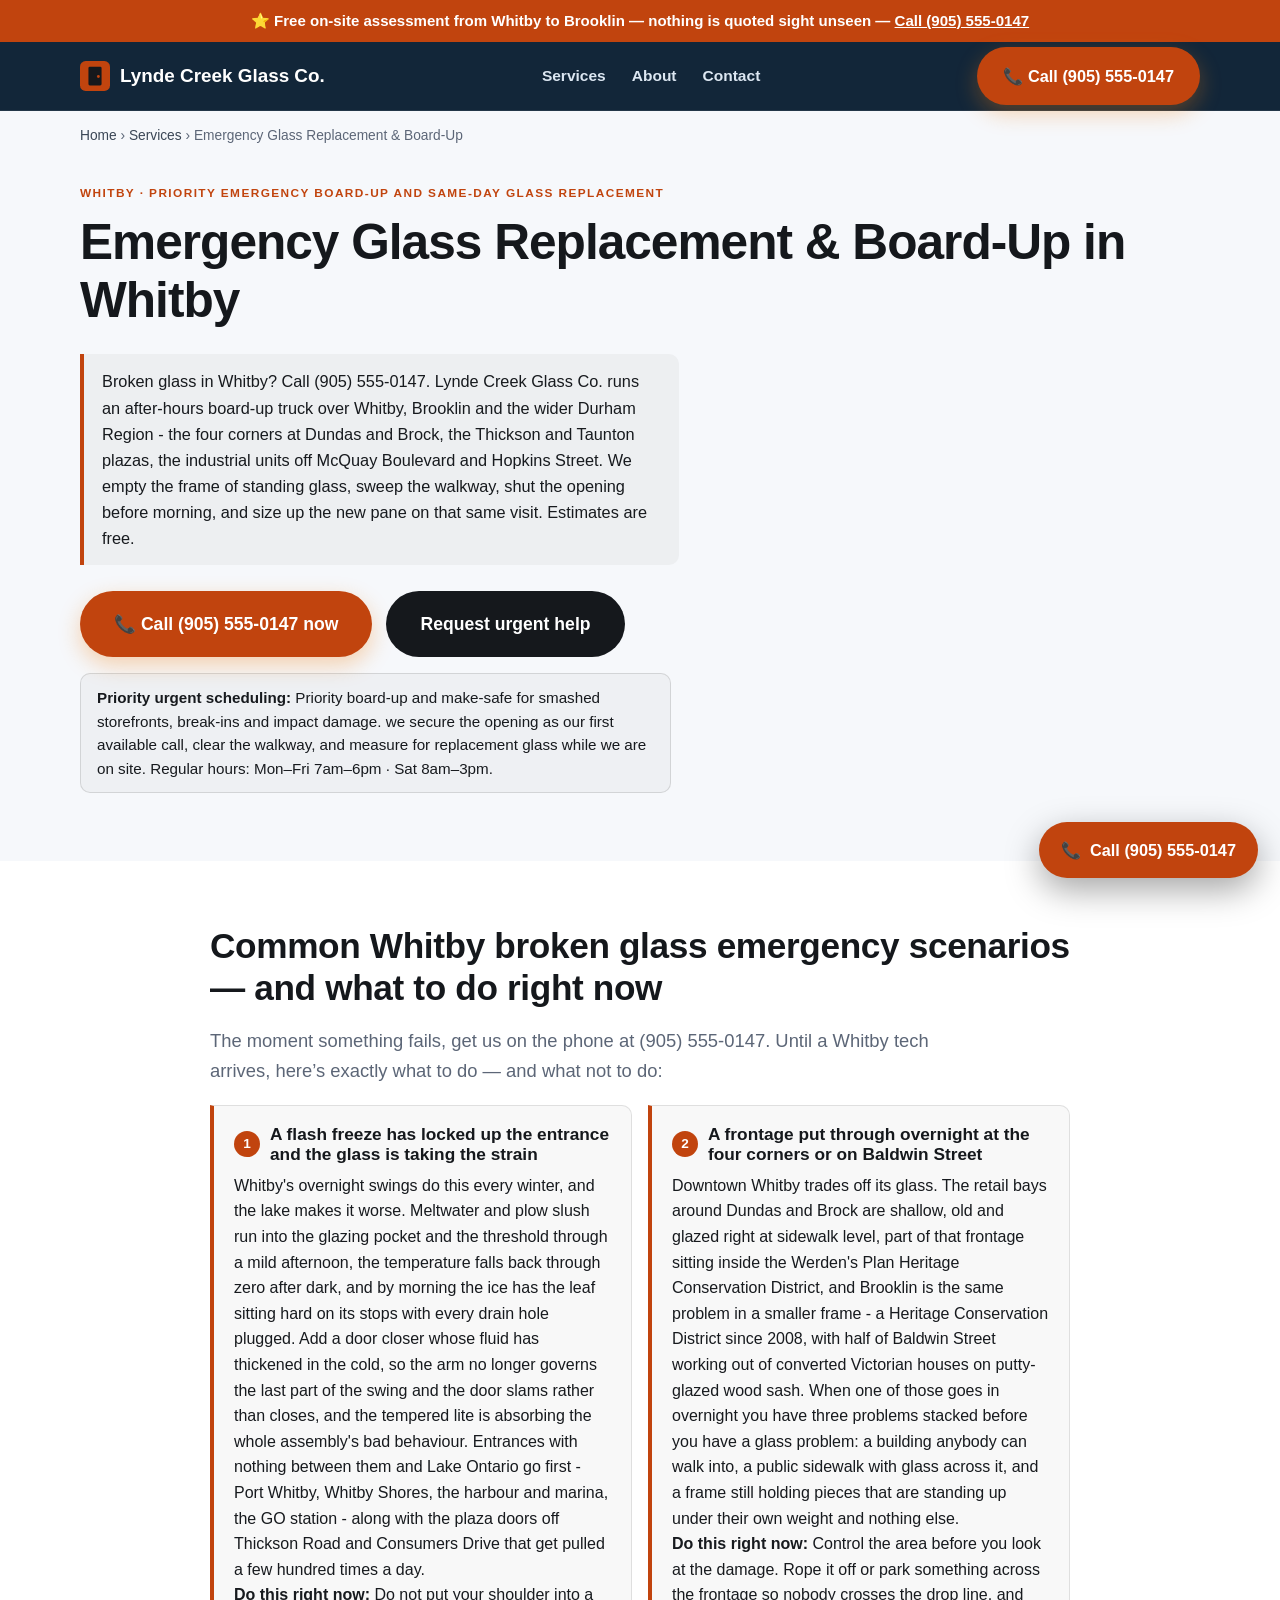
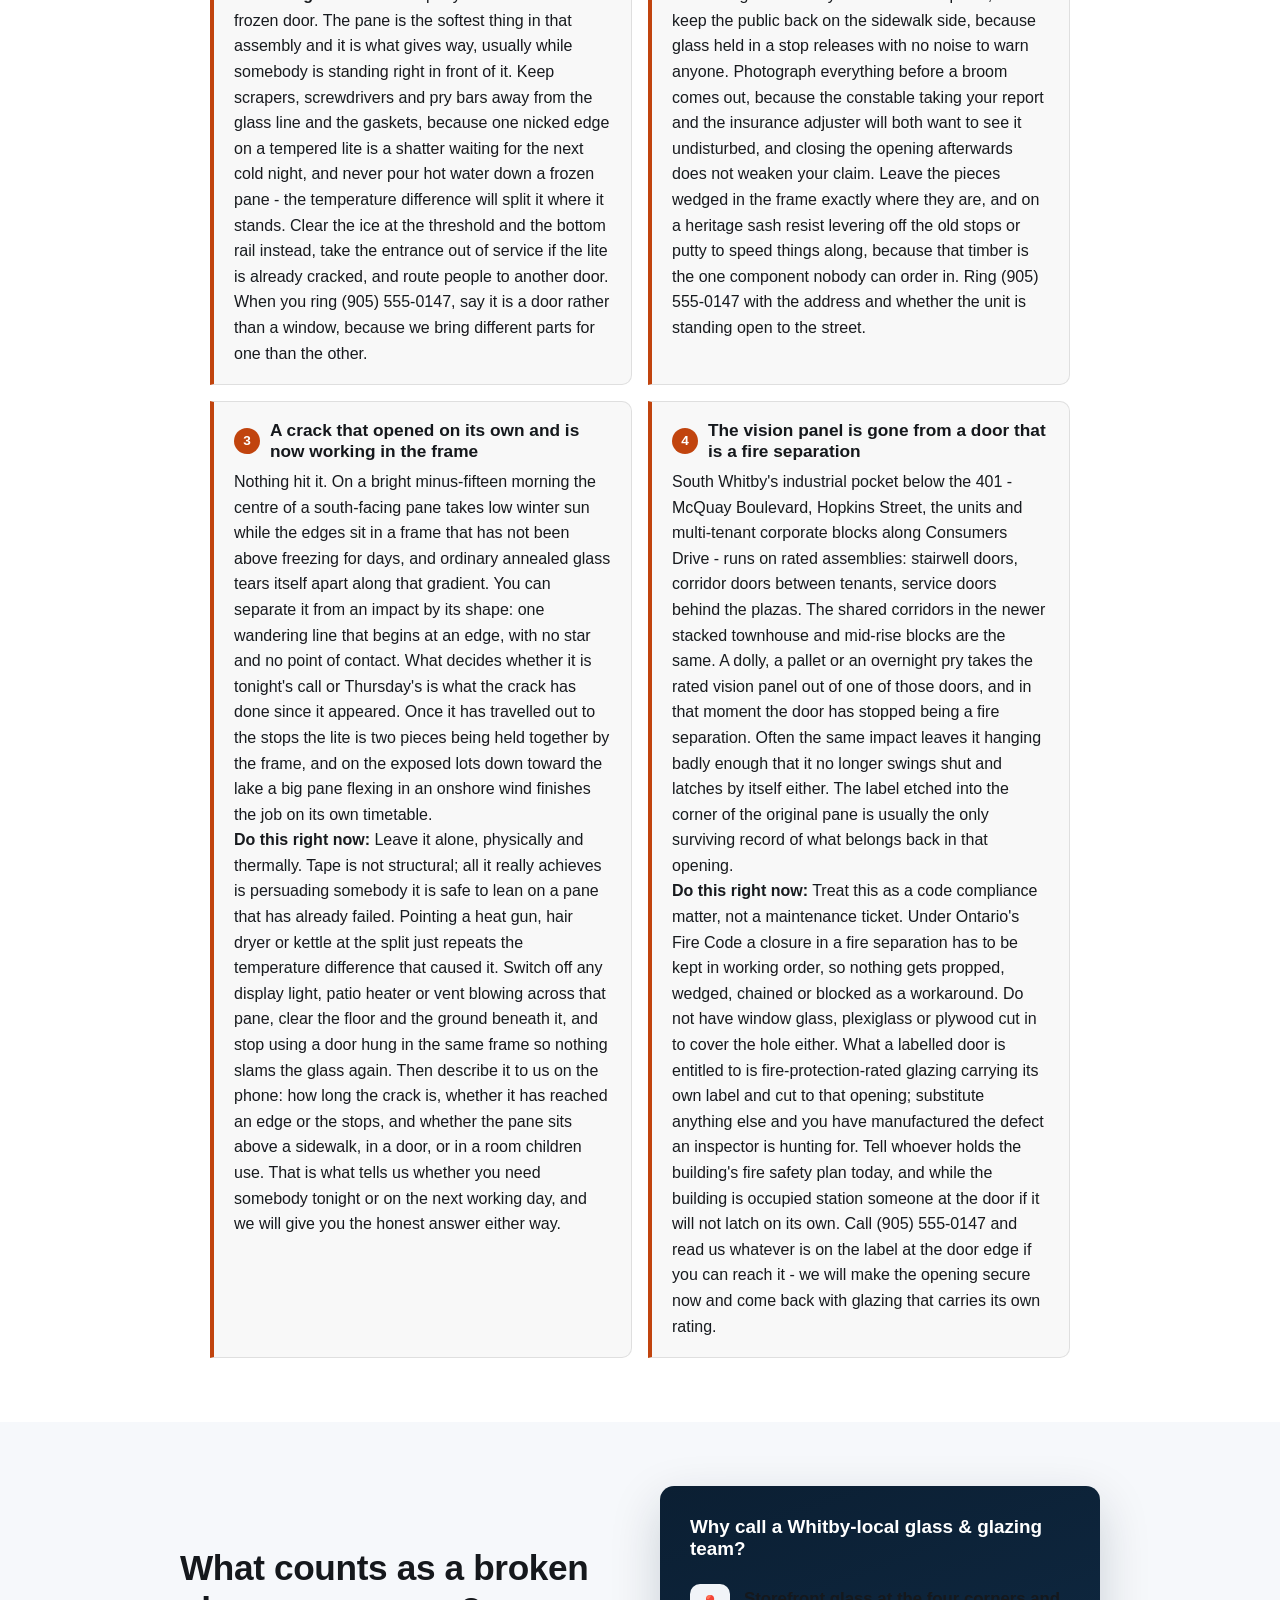
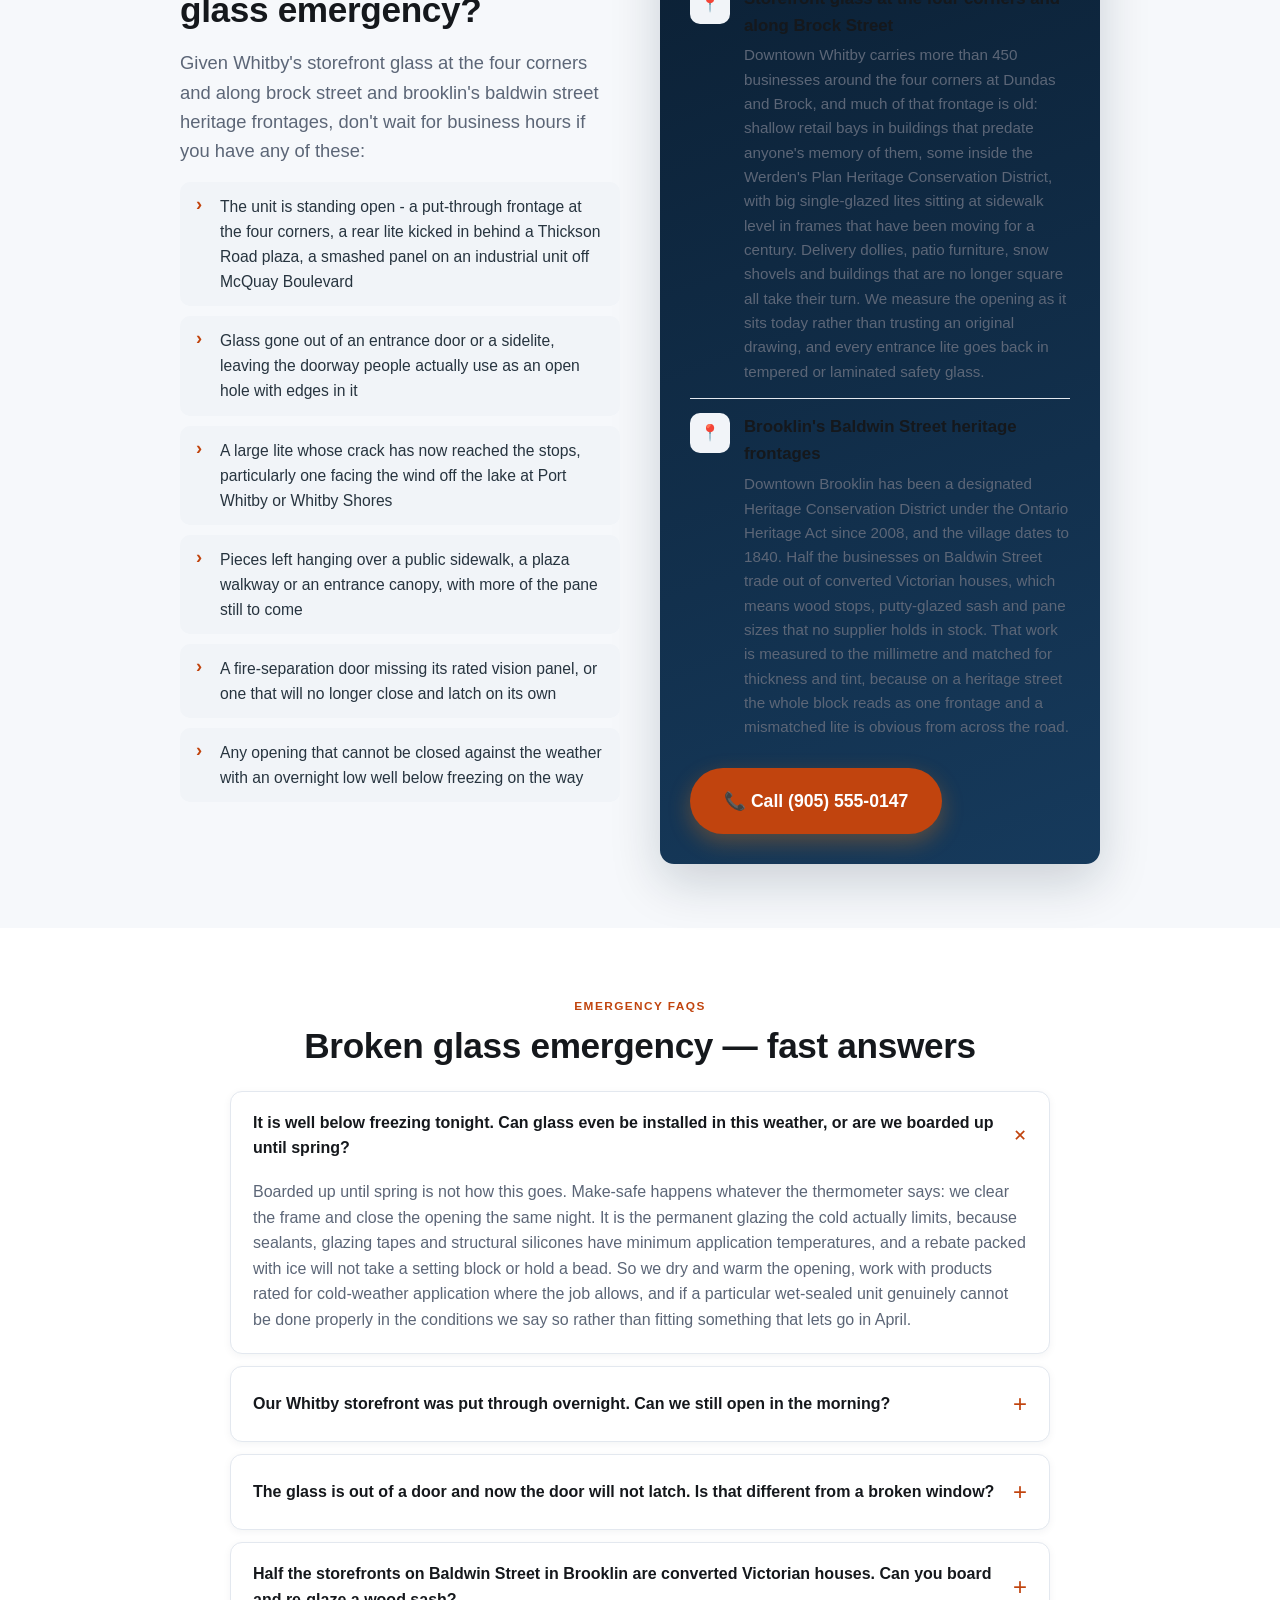
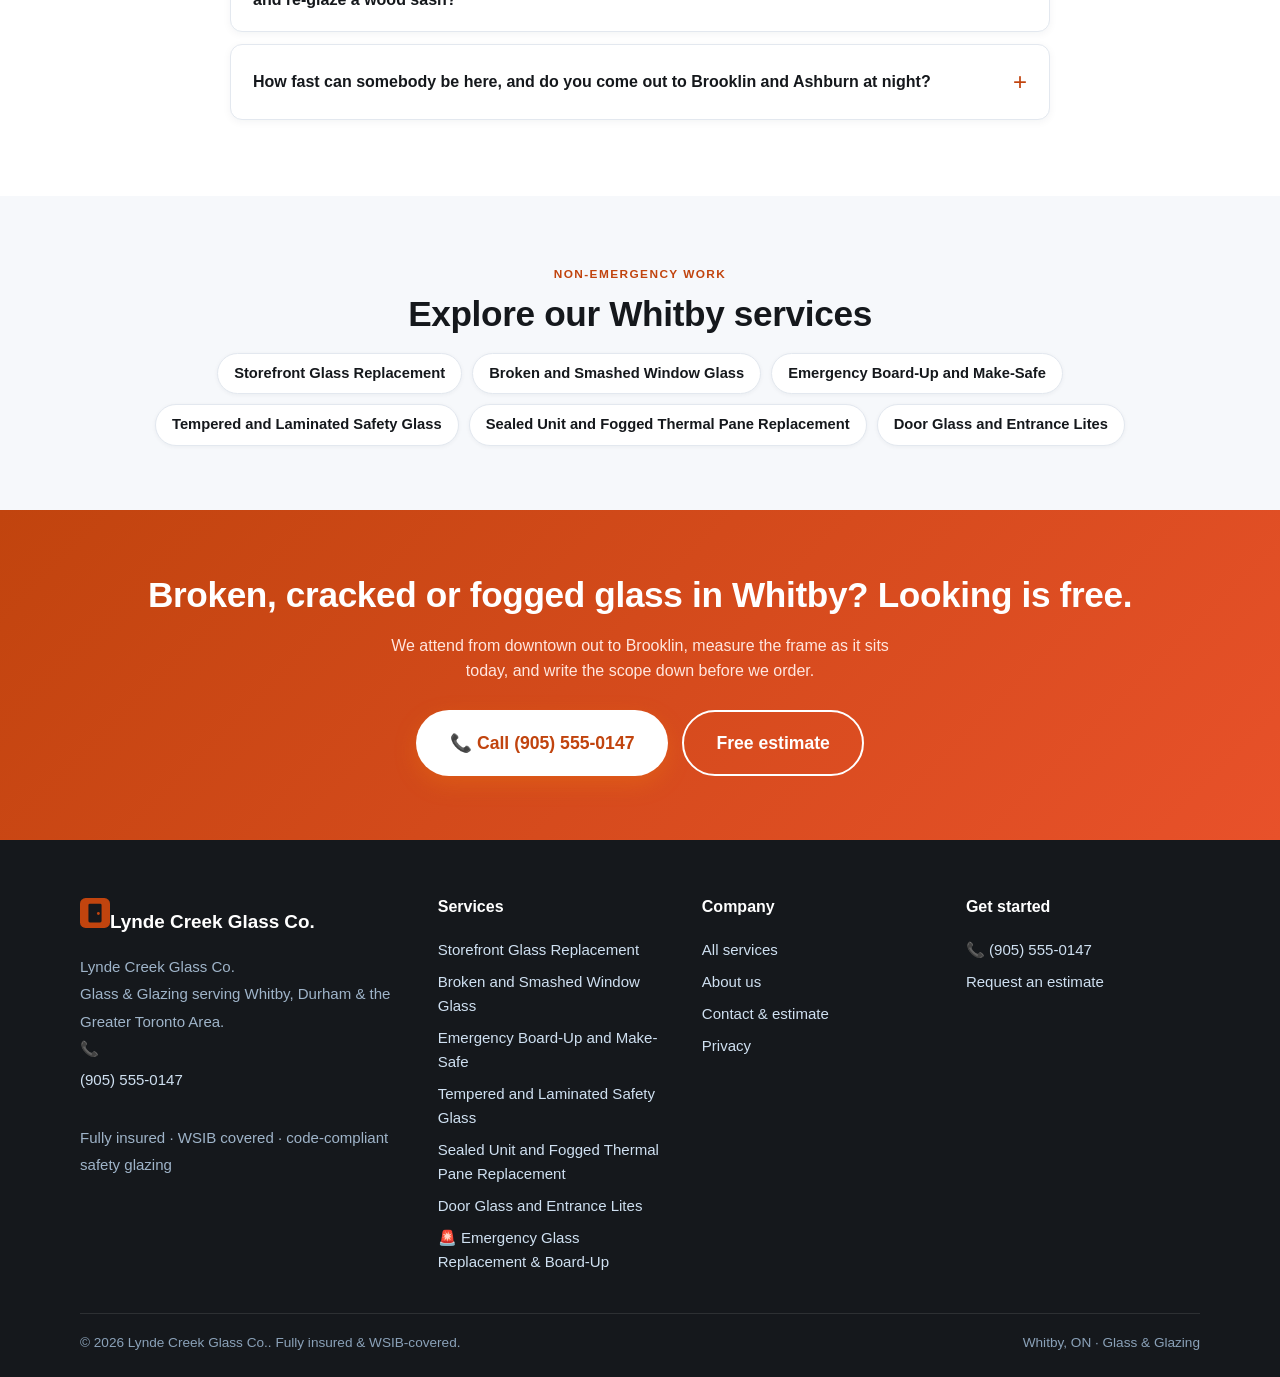
<file: services/emergency-glass-repair-board-up/index.html>
<!DOCTYPE html><html lang="en-CA"><head>
<meta charset="utf-8"><meta name="viewport" content="width=device-width, initial-scale=1, viewport-fit=cover">
<title>Emergency Glass Replacement &amp; Board-Up in Whitby</title><meta name="description" content="Broken glass emergency in Whitby? Emergency Glass Replacement &amp; Board-Up — priority emergency board-up and same-day glass replacement.">
<link rel="canonical" href="https://www.whitbyglassrepair.com/services/emergency-glass-repair-board-up/"><link rel="alternate" hreflang="en-CA" href="https://www.whitbyglassrepair.com/services/emergency-glass-repair-board-up/"><link rel="alternate" hreflang="x-default" href="https://www.whitbyglassrepair.com/services/emergency-glass-repair-board-up/">
<meta name="robots" content="index,follow,max-image-preview:large"><meta name="theme-color" content="#15181c">
<meta name="geo.region" content="CA-ON"><meta name="geo.placename" content="Whitby"><meta name="geo.position" content="43.8975;-78.9429"><meta name="ICBM" content="43.8975, -78.9429">
<meta property="og:type" content="website"><meta property="og:site_name" content="Lynde Creek Glass Co."><meta property="og:title" content="Emergency Glass Replacement &amp; Board-Up in Whitby"><meta property="og:description" content="Broken glass emergency in Whitby? Emergency Glass Replacement &amp; Board-Up — priority emergency board-up and same-day glass replacement."><meta property="og:url" content="https://www.whitbyglassrepair.com/services/emergency-glass-repair-board-up/">
<meta property="og:image" content="https://www.whitbyglassrepair.com/assets/og.png"><meta property="og:image:type" content="image/png"><meta property="og:image:width" content="1200"><meta property="og:image:height" content="630"><meta property="og:image:alt" content="Lynde Creek Glass Co. — Glass &amp; Glazing in Whitby, ON"><meta property="og:locale" content="en_CA">
<meta name="twitter:card" content="summary_large_image"><meta name="twitter:title" content="Emergency Glass Replacement &amp; Board-Up in Whitby"><meta name="twitter:description" content="Broken glass emergency in Whitby? Emergency Glass Replacement &amp; Board-Up — priority emergency board-up and same-day glass replacement."><meta name="twitter:image" content="https://www.whitbyglassrepair.com/assets/og.png">
<link rel="icon" href="/assets/favicon.svg" type="image/svg+xml"><link rel="icon" href="/favicon.ico" sizes="32x32"><link rel="apple-touch-icon" href="/assets/apple-touch-icon.png">
<link rel="preload" href="/css/styles.css" as="style"><link rel="stylesheet" href="/css/styles.css">
<script type="application/ld+json">{"@context":"https://schema.org","@graph":[{"@type":"Organization","@id":"https://www.whitbyglassrepair.com/#org","name":"Lynde Creek Glass Co.","url":"https://www.whitbyglassrepair.com/","logo":"https://www.whitbyglassrepair.com/assets/og.png","areaServed":{"@type":"City","name":"Whitby"},"sameAs":["https://www.whitbyglassrepair.com/"]},{"@type":["HomeAndConstructionBusiness","LocalBusiness"],"@id":"https://www.whitbyglassrepair.com/#business","name":"Lynde Creek Glass Co.","image":"https://www.whitbyglassrepair.com/assets/og.png","url":"https://www.whitbyglassrepair.com/","telephone":"+19055550147","paymentAccepted":"Cash, Cheque, Credit Card, Interac e-Transfer","parentOrganization":{"@id":"https://www.whitbyglassrepair.com/#org"},"brand":{"@id":"https://www.whitbyglassrepair.com/#org"},"description":"Glass & Glazing in Whitby, ON — Fully insured, WSIB covered, code-compliant safety glazing. Priority same-day/next-day urgent response.","address":{"@type":"PostalAddress","addressLocality":"Whitby","addressRegion":"ON","addressCountry":"CA"},"geo":{"@type":"GeoCoordinates","latitude":43.8975,"longitude":-78.9429},"areaServed":[{"@type":"City","name":"Whitby"},{"@type":"GeoShape","circle":"43.8975 -78.9429 20000"}],"sameAs":["https://www.whitbyglassrepair.com/"],"hasMap":"https://www.google.com/maps?q=Whitby%2C%20ON%2C%20Canada","openingHoursSpecification":[{"@type":"OpeningHoursSpecification","dayOfWeek":["Monday","Tuesday","Wednesday","Thursday","Friday"],"opens":"07:00","closes":"18:00"},{"@type":"OpeningHoursSpecification","dayOfWeek":["Saturday"],"opens":"08:00","closes":"15:00"}],"knowsAbout":["glass & glazing","storefront glass replacement","sealed unit (IGU) replacement","tempered and laminated safety glass","emergency board-up","window glass replacement","thermal stress cracking","storefront glass replacement","broken and smashed window glass","emergency board-up and make-safe","tempered and laminated safety glass","sealed unit and fogged thermal pane replacement","door glass and entrance lites","Whitby, ON service area"],"hasOfferCatalog":{"@type":"OfferCatalog","name":"Glass & Glazing in Whitby, ON","itemListElement":[{"@type":"Offer","itemOffered":{"@type":"Service","name":"Storefront Glass Replacement (Whitby)","areaServed":{"@type":"City","name":"Whitby"}}},{"@type":"Offer","itemOffered":{"@type":"Service","name":"Broken and Smashed Window Glass (Whitby)","areaServed":{"@type":"City","name":"Whitby"}}},{"@type":"Offer","itemOffered":{"@type":"Service","name":"Emergency Board-Up and Make-Safe (Whitby)","areaServed":{"@type":"City","name":"Whitby"}}},{"@type":"Offer","itemOffered":{"@type":"Service","name":"Tempered and Laminated Safety Glass (Whitby)","areaServed":{"@type":"City","name":"Whitby"}}},{"@type":"Offer","itemOffered":{"@type":"Service","name":"Sealed Unit and Fogged Thermal Pane Replacement (Whitby)","areaServed":{"@type":"City","name":"Whitby"}}},{"@type":"Offer","itemOffered":{"@type":"Service","name":"Door Glass and Entrance Lites (Whitby)","areaServed":{"@type":"City","name":"Whitby"}}}]}},{"@type":"Service","serviceType":"Emergency Glass Replacement & Board-Up","name":"Emergency Glass Replacement & Board-Up in Whitby","description":"priority emergency board-up and same-day glass replacement for glass & glazing emergencies in Whitby, ON — Fully insured, WSIB covered, code-compliant safety glazing.","provider":{"@id":"https://www.whitbyglassrepair.com/#business"},"image":"https://www.whitbyglassrepair.com/assets/og.png","areaServed":{"@type":"City","name":"Whitby"},"url":"https://www.whitbyglassrepair.com/services/emergency-glass-repair-board-up/","hoursAvailable":{"@type":"OpeningHoursSpecification","dayOfWeek":["Monday","Tuesday","Wednesday","Thursday","Friday"],"opens":"07:00","closes":"18:00"}},{"@type":"BreadcrumbList","itemListElement":[{"@type":"ListItem","position":1,"name":"Home","item":"https://www.whitbyglassrepair.com/"},{"@type":"ListItem","position":2,"name":"Services","item":"https://www.whitbyglassrepair.com/services/"},{"@type":"ListItem","position":3,"name":"Emergency Glass Replacement & Board-Up","item":"https://www.whitbyglassrepair.com/services/emergency-glass-repair-board-up/"}]},{"@type":"FAQPage","mainEntity":[{"@type":"Question","name":"It is well below freezing tonight. Can glass even be installed in this weather, or are we boarded up until spring?","acceptedAnswer":{"@type":"Answer","text":"Boarded up until spring is not how this goes. Make-safe happens whatever the thermometer says: we clear the frame and close the opening the same night. It is the permanent glazing the cold actually limits, because sealants, glazing tapes and structural silicones have minimum application temperatures, and a rebate packed with ice will not take a setting block or hold a bead. So we dry and warm the opening, work with products rated for cold-weather application where the job allows, and if a particular wet-sealed unit genuinely cannot be done properly in the conditions we say so rather than fitting something that lets go in April."}},{"@type":"Question","name":"Our Whitby storefront was put through overnight. Can we still open in the morning?","acceptedAnswer":{"@type":"Answer","text":"Nearly always, and that is the whole point of the board-up. On that first visit we empty the rebate and the stops of standing glass, clear the sidewalk and the parking side so nobody is cut on their way in, and shut the opening behind board or a temporary lite so the unit is secure and weather-tight. We take the measurement before we pull away, which means your replacement pane is being cut while you are serving customers. Oversized, tempered and laminated lites need fabrication time, and you get the realistic wait at the board-up rather than a week later."}},{"@type":"Question","name":"The glass is out of a door and now the door will not latch. Is that different from a broken window?","acceptedAnswer":{"@type":"Answer","text":"Very different, if that door forms part of a fire separation - which in Whitby's multi-tenant industrial and corporate units below the 401 it very often does. Ontario's Fire Code requires a closure in a fire separation to be kept in working order, so a door that no longer swings shut and latches is a compliance problem and the person holding your fire safety plan needs to hear about it today. Nothing gets wedged or chained as a stopgap in the meantime. It also settles what is allowed back into the opening, which is fire-protection-rated glazing with a label on it - not ordinary window glass, and not plastic."}},{"@type":"Question","name":"Half the storefronts on Baldwin Street in Brooklin are converted Victorian houses. Can you board and re-glaze a wood sash?","acceptedAnswer":{"@type":"Answer","text":"Yes, and the timber is exactly why we are careful at the board-up rather than apologetic afterwards. Brooklin's downtown core has carried Heritage Conservation District designation since 2008, and those frontages are original wood frames with putty glazing and pane sizes no supplier holds. Where the profile allows it we fix the board to the surround instead of driving fastenings through the sash, we keep sound original stops, and the replacement is cut to the sightline we measure off the opening itself. If the reglazing changes the exterior appearance enough to want the Town consulted, you hear that before anything is cut."}},{"@type":"Question","name":"How fast can somebody be here, and do you come out to Brooklin and Ashburn at night?","acceptedAnswer":{"@type":"Answer","text":"The north end is a normal part of the run - Brooklin, Ashburn, Myrtle and the rural roads above Winchester, the same as downtown, Port Whitby and the plazas along Thickson and Taunton. What you will not get from us is a stopwatch promise on arrival, because it hangs on where the truck happens to be when you ring and on what else in Durham is standing open that night. Tell dispatch your cross-streets and whether the building is open to the street, and you will get a straight answer about who is nearest and when they can realistically reach you."}}]}]}</script>
</head><body><a class="skip" href="#main" style="position:absolute;left:-999px">Skip to content</a>
<div class="callstrip">⭐ Free on-site assessment from Whitby to Brooklin — nothing is quoted sight unseen — <a href="tel:+19055550147">Call (905) 555-0147</a></div>
<header class="site"><div class="wrap nav"><a class="brand" href="/" aria-label="Lynde Creek Glass Co. home"><svg width="30" height="30" viewBox="0 0 32 32" fill="none" aria-hidden="true"><rect width="32" height="32" rx="6" fill="#c1440e"/><rect x="9" y="6" width="14" height="20" rx="1.5" fill="#15181c"/><circle cx="19.6" cy="16.5" r="1.5" fill="#c1440e"/></svg>Lynde Creek Glass Co.</a>
<nav class="nav-links" id="nav" aria-label="Main"><a href="/services/">Services</a><a href="/about/">About</a><a href="/contact/">Contact</a></nav>
<div class="nav-cta"><a class="btn btn-call" href="tel:+19055550147">📞 Call (905) 555-0147</a><button class="menu-btn" aria-label="Open menu" aria-expanded="false" aria-controls="nav"><span aria-hidden="true">☰</span></button></div>
</div></header><main id="main"><div class="wrap"><nav class="crumbs" aria-label="Breadcrumb"><a href="/">Home</a> › <a href="/services/">Services</a> › <span aria-current="page">Emergency Glass Replacement &amp; Board-Up</span></nav></div><section class="section emg-hero" style="padding-top:18px"><div class="wrap"><span class="eyebrow">Whitby · priority emergency board-up and same-day glass replacement</span><h1>Emergency Glass Replacement &amp; Board-Up in Whitby</h1><p class="answer-capsule" data-answer>Broken glass in Whitby? Call (905) 555-0147. Lynde Creek Glass Co. runs an after-hours board-up truck over Whitby, Brooklin and the wider Durham Region - the four corners at Dundas and Brock, the Thickson and Taunton plazas, the industrial units off McQuay Boulevard and Hopkins Street. We empty the frame of standing glass, sweep the walkway, shut the opening before morning, and size up the new pane on that same visit. Estimates are free.</p><div class="hero-cta"><a class="btn btn-call btn-lg" href="tel:+19055550147">📞 Call (905) 555-0147 now</a><a class="btn btn-dark btn-lg" href="/contact/" data-book>Request urgent help</a></div><div class="emg-hours"><strong>Priority urgent scheduling:</strong> Priority board-up and make-safe for smashed storefronts, break-ins and impact damage. we secure the opening as our first available call, clear the walkway, and measure for replacement glass while we are on site. Regular hours: Mon–Fri 7am–6pm · Sat 8am–3pm.</div></div></section>
<section class="section alt"><div class="wrap" style="max-width:900px"><h2>Common Whitby broken glass emergency scenarios — and what to do right now</h2><p class="lead" style="max-width:72ch">The moment something fails, get us on the phone at (905) 555-0147. Until a Whitby tech arrives, here’s exactly what to do — and what not to do:</p><div class="emg-grid"><div class="emg-card"><h3><span class="emg-num" aria-hidden="true">1</span> A flash freeze has locked up the entrance and the glass is taking the strain</h3><p>Whitby&#39;s overnight swings do this every winter, and the lake makes it worse. Meltwater and plow slush run into the glazing pocket and the threshold through a mild afternoon, the temperature falls back through zero after dark, and by morning the ice has the leaf sitting hard on its stops with every drain hole plugged. Add a door closer whose fluid has thickened in the cold, so the arm no longer governs the last part of the swing and the door slams rather than closes, and the tempered lite is absorbing the whole assembly&#39;s bad behaviour. Entrances with nothing between them and Lake Ontario go first - Port Whitby, Whitby Shores, the harbour and marina, the GO station - along with the plaza doors off Thickson Road and Consumers Drive that get pulled a few hundred times a day.</p><p><strong>Do this right now:</strong> Do not put your shoulder into a frozen door. The pane is the softest thing in that assembly and it is what gives way, usually while somebody is standing right in front of it. Keep scrapers, screwdrivers and pry bars away from the glass line and the gaskets, because one nicked edge on a tempered lite is a shatter waiting for the next cold night, and never pour hot water down a frozen pane - the temperature difference will split it where it stands. Clear the ice at the threshold and the bottom rail instead, take the entrance out of service if the lite is already cracked, and route people to another door. When you ring (905) 555-0147, say it is a door rather than a window, because we bring different parts for one than the other.</p></div><div class="emg-card"><h3><span class="emg-num" aria-hidden="true">2</span> A frontage put through overnight at the four corners or on Baldwin Street</h3><p>Downtown Whitby trades off its glass. The retail bays around Dundas and Brock are shallow, old and glazed right at sidewalk level, part of that frontage sitting inside the Werden&#39;s Plan Heritage Conservation District, and Brooklin is the same problem in a smaller frame - a Heritage Conservation District since 2008, with half of Baldwin Street working out of converted Victorian houses on putty-glazed wood sash. When one of those goes in overnight you have three problems stacked before you have a glass problem: a building anybody can walk into, a public sidewalk with glass across it, and a frame still holding pieces that are standing up under their own weight and nothing else.</p><p><strong>Do this right now:</strong> Control the area before you look at the damage. Rope it off or park something across the frontage so nobody crosses the drop line, and keep the public back on the sidewalk side, because glass held in a stop releases with no noise to warn anyone. Photograph everything before a broom comes out, because the constable taking your report and the insurance adjuster will both want to see it undisturbed, and closing the opening afterwards does not weaken your claim. Leave the pieces wedged in the frame exactly where they are, and on a heritage sash resist levering off the old stops or putty to speed things along, because that timber is the one component nobody can order in. Ring (905) 555-0147 with the address and whether the unit is standing open to the street.</p></div><div class="emg-card"><h3><span class="emg-num" aria-hidden="true">3</span> A crack that opened on its own and is now working in the frame</h3><p>Nothing hit it. On a bright minus-fifteen morning the centre of a south-facing pane takes low winter sun while the edges sit in a frame that has not been above freezing for days, and ordinary annealed glass tears itself apart along that gradient. You can separate it from an impact by its shape: one wandering line that begins at an edge, with no star and no point of contact. What decides whether it is tonight&#39;s call or Thursday&#39;s is what the crack has done since it appeared. Once it has travelled out to the stops the lite is two pieces being held together by the frame, and on the exposed lots down toward the lake a big pane flexing in an onshore wind finishes the job on its own timetable.</p><p><strong>Do this right now:</strong> Leave it alone, physically and thermally. Tape is not structural; all it really achieves is persuading somebody it is safe to lean on a pane that has already failed. Pointing a heat gun, hair dryer or kettle at the split just repeats the temperature difference that caused it. Switch off any display light, patio heater or vent blowing across that pane, clear the floor and the ground beneath it, and stop using a door hung in the same frame so nothing slams the glass again. Then describe it to us on the phone: how long the crack is, whether it has reached an edge or the stops, and whether the pane sits above a sidewalk, in a door, or in a room children use. That is what tells us whether you need somebody tonight or on the next working day, and we will give you the honest answer either way.</p></div><div class="emg-card"><h3><span class="emg-num" aria-hidden="true">4</span> The vision panel is gone from a door that is a fire separation</h3><p>South Whitby&#39;s industrial pocket below the 401 - McQuay Boulevard, Hopkins Street, the units and multi-tenant corporate blocks along Consumers Drive - runs on rated assemblies: stairwell doors, corridor doors between tenants, service doors behind the plazas. The shared corridors in the newer stacked townhouse and mid-rise blocks are the same. A dolly, a pallet or an overnight pry takes the rated vision panel out of one of those doors, and in that moment the door has stopped being a fire separation. Often the same impact leaves it hanging badly enough that it no longer swings shut and latches by itself either. The label etched into the corner of the original pane is usually the only surviving record of what belongs back in that opening.</p><p><strong>Do this right now:</strong> Treat this as a code compliance matter, not a maintenance ticket. Under Ontario&#39;s Fire Code a closure in a fire separation has to be kept in working order, so nothing gets propped, wedged, chained or blocked as a workaround. Do not have window glass, plexiglass or plywood cut in to cover the hole either. What a labelled door is entitled to is fire-protection-rated glazing carrying its own label and cut to that opening; substitute anything else and you have manufactured the defect an inspector is hunting for. Tell whoever holds the building&#39;s fire safety plan today, and while the building is occupied station someone at the door if it will not latch on its own. Call (905) 555-0147 and read us whatever is on the label at the door edge if you can reach it - we will make the opening secure now and come back with glazing that carries its own rating.</p></div></div></div></section>
<section class="section"><div class="wrap split" style="max-width:960px;margin:0 auto"><div><h2>What counts as a broken glass emergency?</h2><p class="lead" style="max-width:64ch">Given Whitby's storefront glass at the four corners and along brock street and brooklin&#39;s baldwin street heritage frontages, don't wait for business hours if you have any of these:</p><ul class="factors"><li>The unit is standing open - a put-through frontage at the four corners, a rear lite kicked in behind a Thickson Road plaza, a smashed panel on an industrial unit off McQuay Boulevard</li><li>Glass gone out of an entrance door or a sidelite, leaving the doorway people actually use as an open hole with edges in it</li><li>A large lite whose crack has now reached the stops, particularly one facing the wind off the lake at Port Whitby or Whitby Shores</li><li>Pieces left hanging over a public sidewalk, a plaza walkway or an entrance canopy, with more of the pane still to come</li><li>A fire-separation door missing its rated vision panel, or one that will no longer close and latch on its own</li><li>Any opening that cannot be closed against the weather with an overnight low well below freezing on the way</li></ul></div><div class="panel"><h3>Why call a Whitby-local glass &amp; glazing team?</h3><ul class="feature-list" style="margin-top:6px"><li><span class="fi" aria-hidden="true">📍</span><div><h4>Storefront glass at the four corners and along Brock Street</h4><p>Downtown Whitby carries more than 450 businesses around the four corners at Dundas and Brock, and much of that frontage is old: shallow retail bays in buildings that predate anyone&#39;s memory of them, some inside the Werden&#39;s Plan Heritage Conservation District, with big single-glazed lites sitting at sidewalk level in frames that have been moving for a century. Delivery dollies, patio furniture, snow shovels and buildings that are no longer square all take their turn. We measure the opening as it sits today rather than trusting an original drawing, and every entrance lite goes back in tempered or laminated safety glass.</p></div></li><li><span class="fi" aria-hidden="true">📍</span><div><h4>Brooklin&#39;s Baldwin Street heritage frontages</h4><p>Downtown Brooklin has been a designated Heritage Conservation District under the Ontario Heritage Act since 2008, and the village dates to 1840. Half the businesses on Baldwin Street trade out of converted Victorian houses, which means wood stops, putty-glazed sash and pane sizes that no supplier holds in stock. That work is measured to the millimetre and matched for thickness and tint, because on a heritage street the whole block reads as one frontage and a mismatched lite is obvious from across the road.</p></div></li></ul><a class="btn btn-call btn-lg" href="tel:+19055550147" style="margin-top:14px">📞 Call (905) 555-0147</a></div></div></section>
<section class="section alt"><div class="wrap center"><span class="eyebrow">Emergency FAQs</span><h2>Broken glass emergency — fast answers</h2></div><div class="wrap" style="margin-top:24px"><div class="faq" style="max-width:820px;margin:0 auto"><details open><summary>It is well below freezing tonight. Can glass even be installed in this weather, or are we boarded up until spring?</summary><p>Boarded up until spring is not how this goes. Make-safe happens whatever the thermometer says: we clear the frame and close the opening the same night. It is the permanent glazing the cold actually limits, because sealants, glazing tapes and structural silicones have minimum application temperatures, and a rebate packed with ice will not take a setting block or hold a bead. So we dry and warm the opening, work with products rated for cold-weather application where the job allows, and if a particular wet-sealed unit genuinely cannot be done properly in the conditions we say so rather than fitting something that lets go in April.</p></details><details><summary>Our Whitby storefront was put through overnight. Can we still open in the morning?</summary><p>Nearly always, and that is the whole point of the board-up. On that first visit we empty the rebate and the stops of standing glass, clear the sidewalk and the parking side so nobody is cut on their way in, and shut the opening behind board or a temporary lite so the unit is secure and weather-tight. We take the measurement before we pull away, which means your replacement pane is being cut while you are serving customers. Oversized, tempered and laminated lites need fabrication time, and you get the realistic wait at the board-up rather than a week later.</p></details><details><summary>The glass is out of a door and now the door will not latch. Is that different from a broken window?</summary><p>Very different, if that door forms part of a fire separation - which in Whitby&#39;s multi-tenant industrial and corporate units below the 401 it very often does. Ontario&#39;s Fire Code requires a closure in a fire separation to be kept in working order, so a door that no longer swings shut and latches is a compliance problem and the person holding your fire safety plan needs to hear about it today. Nothing gets wedged or chained as a stopgap in the meantime. It also settles what is allowed back into the opening, which is fire-protection-rated glazing with a label on it - not ordinary window glass, and not plastic.</p></details><details><summary>Half the storefronts on Baldwin Street in Brooklin are converted Victorian houses. Can you board and re-glaze a wood sash?</summary><p>Yes, and the timber is exactly why we are careful at the board-up rather than apologetic afterwards. Brooklin&#39;s downtown core has carried Heritage Conservation District designation since 2008, and those frontages are original wood frames with putty glazing and pane sizes no supplier holds. Where the profile allows it we fix the board to the surround instead of driving fastenings through the sash, we keep sound original stops, and the replacement is cut to the sightline we measure off the opening itself. If the reglazing changes the exterior appearance enough to want the Town consulted, you hear that before anything is cut.</p></details><details><summary>How fast can somebody be here, and do you come out to Brooklin and Ashburn at night?</summary><p>The north end is a normal part of the run - Brooklin, Ashburn, Myrtle and the rural roads above Winchester, the same as downtown, Port Whitby and the plazas along Thickson and Taunton. What you will not get from us is a stopwatch promise on arrival, because it hangs on where the truck happens to be when you ring and on what else in Durham is standing open that night. Tell dispatch your cross-streets and whether the building is open to the street, and you will get a straight answer about who is nearest and when they can realistically reach you.</p></details></div></div></section>
<section class="section"><div class="wrap center"><span class="eyebrow">Non-emergency work</span><h2>Explore our Whitby services</h2><div class="chips" style="justify-content:center;margin-top:16px"><a class="chip" href="/services/storefront-glass-replacement/">Storefront Glass Replacement</a><a class="chip" href="/services/broken-window-glass/">Broken and Smashed Window Glass</a><a class="chip" href="/services/emergency-board-up/">Emergency Board-Up and Make-Safe</a><a class="chip" href="/services/tempered-safety-glass/">Tempered and Laminated Safety Glass</a><a class="chip" href="/services/sealed-unit-replacement/">Sealed Unit and Fogged Thermal Pane Replacement</a><a class="chip" href="/services/door-glass-replacement/">Door Glass and Entrance Lites</a></div></div></section>
<section class="section cta-band"><div class="wrap"><h2>Broken, cracked or fogged glass in Whitby? Looking is free.</h2><p>We attend from downtown out to Brooklin, measure the frame as it sits today, and write the scope down before we order.</p><div class="hero-cta" style="justify-content:center"><a class="btn btn-call btn-lg" href="tel:+19055550147">📞 Call (905) 555-0147</a><a class="btn btn-ghost btn-lg" href="/contact/" data-book>Free estimate</a></div></div></section></main><footer class="site"><div class="wrap"><div class="cols">
<div><a class="brand" href="/" aria-label="Lynde Creek Glass Co. home"><svg width="30" height="30" viewBox="0 0 32 32" fill="none" aria-hidden="true"><rect width="32" height="32" rx="6" fill="#c1440e"/><rect x="9" y="6" width="14" height="20" rx="1.5" fill="#15181c"/><circle cx="19.6" cy="16.5" r="1.5" fill="#c1440e"/></svg>Lynde Creek Glass Co.</a><address class="nap" style="font-style:normal">Lynde Creek Glass Co.<br>Glass &amp; Glazing serving Whitby, Durham &amp; the Greater Toronto Area.<br>📞 <a href="tel:+19055550147">(905) 555-0147</a><br>Fully insured · WSIB covered · code-compliant safety glazing</address></div>
<div><h4>Services</h4><a href="/services/storefront-glass-replacement/">Storefront Glass Replacement</a><a href="/services/broken-window-glass/">Broken and Smashed Window Glass</a><a href="/services/emergency-board-up/">Emergency Board-Up and Make-Safe</a><a href="/services/tempered-safety-glass/">Tempered and Laminated Safety Glass</a><a href="/services/sealed-unit-replacement/">Sealed Unit and Fogged Thermal Pane Replacement</a><a href="/services/door-glass-replacement/">Door Glass and Entrance Lites</a><a href="/services/emergency-glass-repair-board-up/">🚨 Emergency Glass Replacement &amp; Board-Up</a></div>
<div><h4>Company</h4><a href="/services/">All services</a><a href="/about/">About us</a><a href="/contact/">Contact &amp; estimate</a><a href="/privacy/">Privacy</a></div>
<div><h4>Get started</h4><a href="tel:+19055550147">📞 (905) 555-0147</a><a href="/contact/" data-book>Request an estimate</a></div>
</div><div class="legal"><span>© 2026 Lynde Creek Glass Co.. Fully insured &amp; WSIB-covered.</span><span>Whitby, ON · Glass &amp; Glazing</span></div></div></footer><a class="fab-call" href="tel:+19055550147" aria-label="Call Lynde Creek Glass Co."><span aria-hidden="true">📞</span> Call (905) 555-0147</a>
<div class="callbar"><a class="btn btn-call" href="tel:+19055550147">📞 Call now</a><a class="btn btn-dark" href="/contact/" data-book>Free estimate</a></div>
<script src="/js/main.js" defer></script></body></html>
</file>
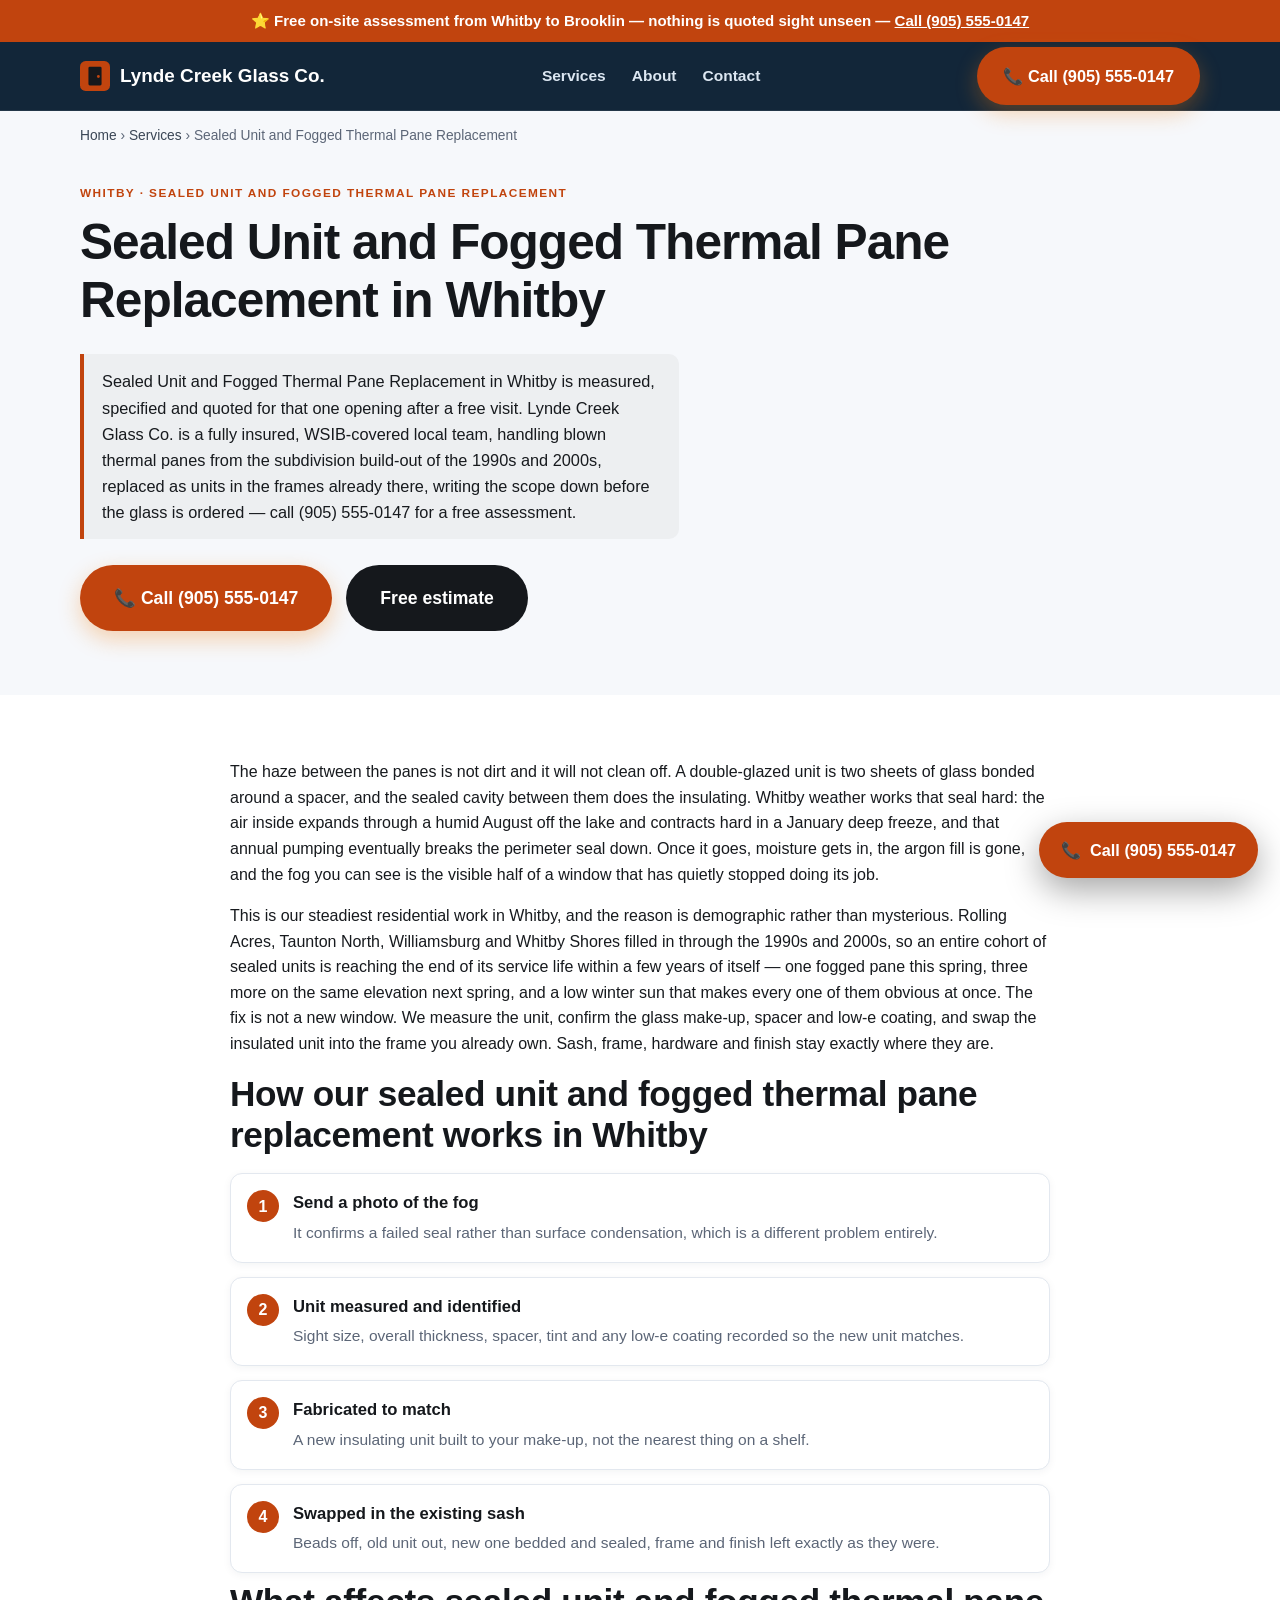
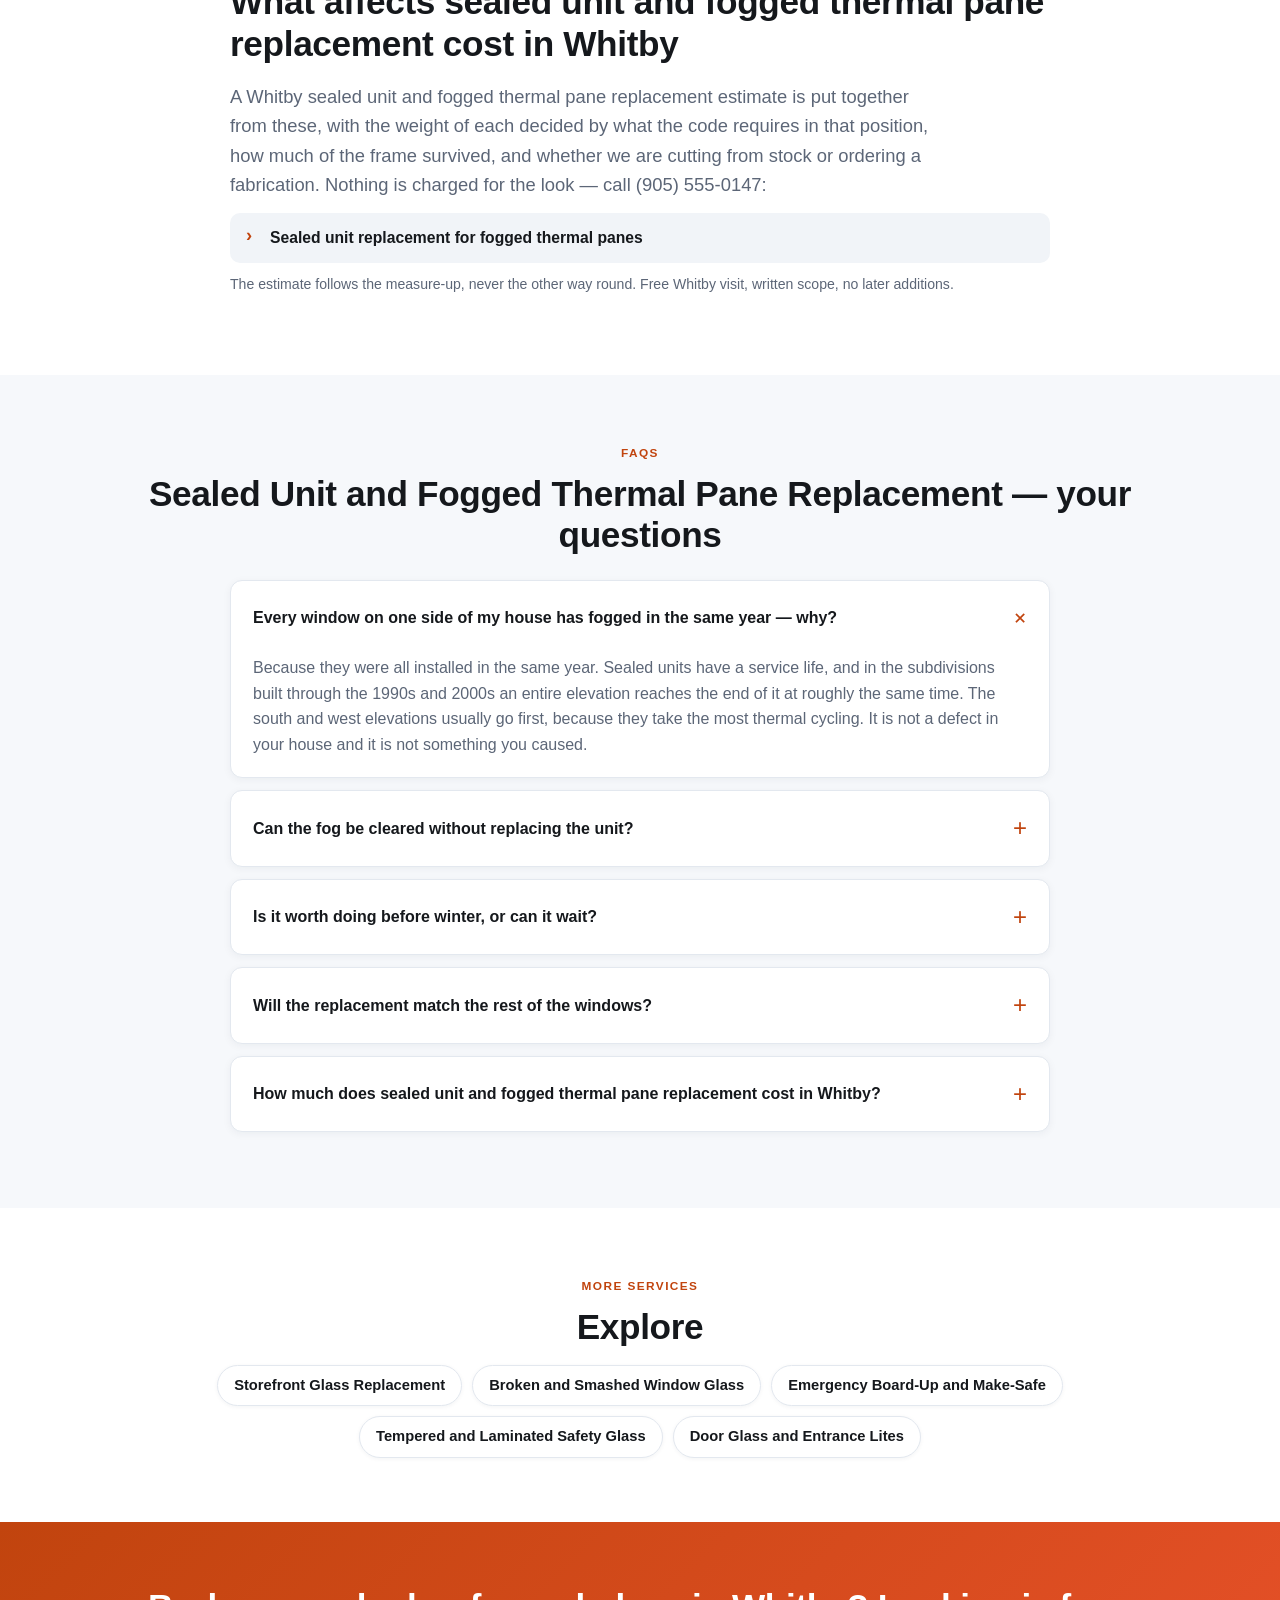
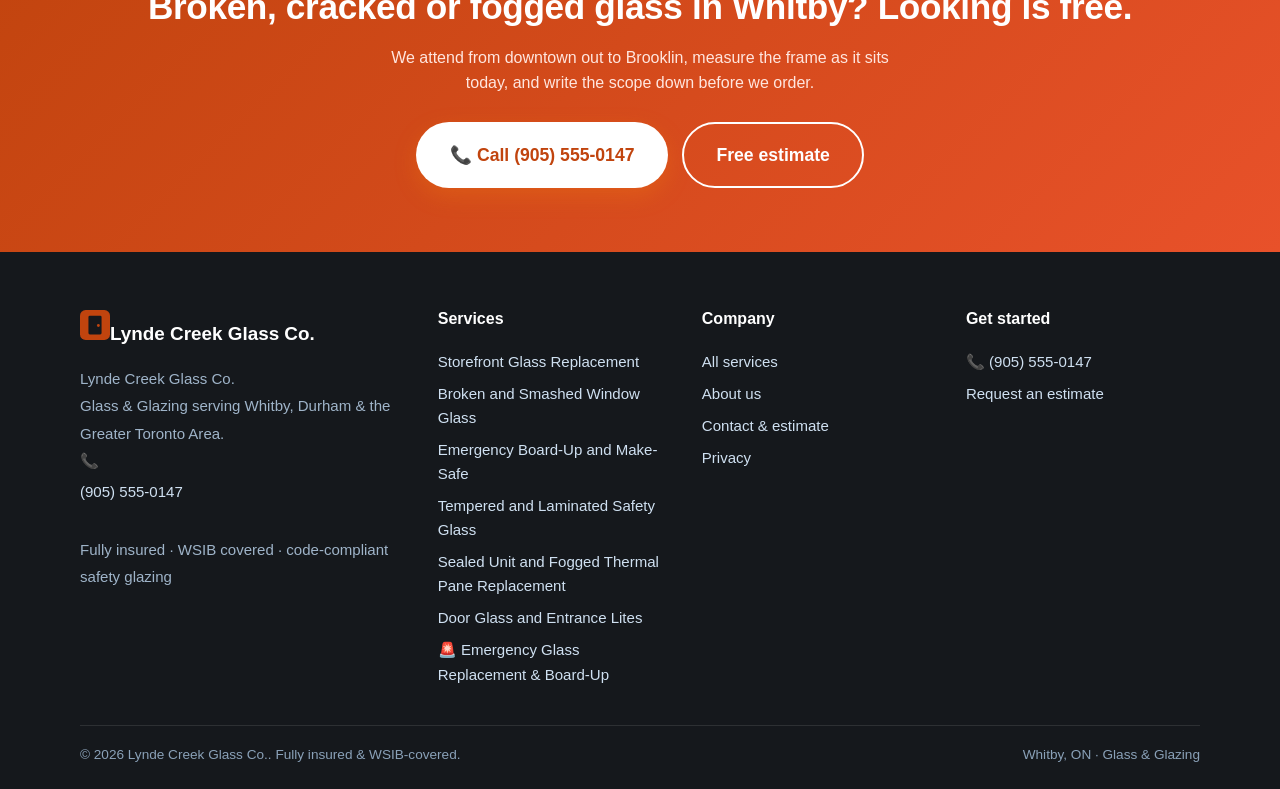
<file: services/sealed-unit-replacement/index.html>
<!DOCTYPE html><html lang="en-CA"><head>
<meta charset="utf-8"><meta name="viewport" content="width=device-width, initial-scale=1, viewport-fit=cover">
<title>Sealed Unit and Fogged Thermal Pane Replacement in Whitby</title><meta name="description" content="Sealed Unit and Fogged Thermal Pane Replacement in Whitby, ON. Blown thermal panes from the subdivision build-out of the 1990s and 2000s, replaced as units.">
<link rel="canonical" href="https://www.whitbyglassrepair.com/services/sealed-unit-replacement/"><link rel="alternate" hreflang="en-CA" href="https://www.whitbyglassrepair.com/services/sealed-unit-replacement/"><link rel="alternate" hreflang="x-default" href="https://www.whitbyglassrepair.com/services/sealed-unit-replacement/">
<meta name="robots" content="index,follow,max-image-preview:large"><meta name="theme-color" content="#15181c">
<meta name="geo.region" content="CA-ON"><meta name="geo.placename" content="Whitby"><meta name="geo.position" content="43.8975;-78.9429"><meta name="ICBM" content="43.8975, -78.9429">
<meta property="og:type" content="website"><meta property="og:site_name" content="Lynde Creek Glass Co."><meta property="og:title" content="Sealed Unit and Fogged Thermal Pane Replacement in Whitby"><meta property="og:description" content="Sealed Unit and Fogged Thermal Pane Replacement in Whitby, ON. Blown thermal panes from the subdivision build-out of the 1990s and 2000s, replaced as units."><meta property="og:url" content="https://www.whitbyglassrepair.com/services/sealed-unit-replacement/">
<meta property="og:image" content="https://www.whitbyglassrepair.com/assets/og.png"><meta property="og:image:type" content="image/png"><meta property="og:image:width" content="1200"><meta property="og:image:height" content="630"><meta property="og:image:alt" content="Lynde Creek Glass Co. — Glass &amp; Glazing in Whitby, ON"><meta property="og:locale" content="en_CA">
<meta name="twitter:card" content="summary_large_image"><meta name="twitter:title" content="Sealed Unit and Fogged Thermal Pane Replacement in Whitby"><meta name="twitter:description" content="Sealed Unit and Fogged Thermal Pane Replacement in Whitby, ON. Blown thermal panes from the subdivision build-out of the 1990s and 2000s, replaced as units."><meta name="twitter:image" content="https://www.whitbyglassrepair.com/assets/og.png">
<link rel="icon" href="/assets/favicon.svg" type="image/svg+xml"><link rel="icon" href="/favicon.ico" sizes="32x32"><link rel="apple-touch-icon" href="/assets/apple-touch-icon.png">
<link rel="preload" href="/css/styles.css" as="style"><link rel="stylesheet" href="/css/styles.css">
<script type="application/ld+json">{"@context":"https://schema.org","@graph":[{"@type":"Organization","@id":"https://www.whitbyglassrepair.com/#org","name":"Lynde Creek Glass Co.","url":"https://www.whitbyglassrepair.com/","logo":"https://www.whitbyglassrepair.com/assets/og.png","areaServed":{"@type":"City","name":"Whitby"},"sameAs":["https://www.whitbyglassrepair.com/"]},{"@type":["HomeAndConstructionBusiness","LocalBusiness"],"@id":"https://www.whitbyglassrepair.com/#business","name":"Lynde Creek Glass Co.","image":"https://www.whitbyglassrepair.com/assets/og.png","url":"https://www.whitbyglassrepair.com/","telephone":"+19055550147","paymentAccepted":"Cash, Cheque, Credit Card, Interac e-Transfer","parentOrganization":{"@id":"https://www.whitbyglassrepair.com/#org"},"brand":{"@id":"https://www.whitbyglassrepair.com/#org"},"description":"Glass & Glazing in Whitby, ON — Fully insured, WSIB covered, code-compliant safety glazing. Priority same-day/next-day urgent response.","address":{"@type":"PostalAddress","addressLocality":"Whitby","addressRegion":"ON","addressCountry":"CA"},"geo":{"@type":"GeoCoordinates","latitude":43.8975,"longitude":-78.9429},"areaServed":[{"@type":"City","name":"Whitby"},{"@type":"GeoShape","circle":"43.8975 -78.9429 20000"}],"sameAs":["https://www.whitbyglassrepair.com/"],"hasMap":"https://www.google.com/maps?q=Whitby%2C%20ON%2C%20Canada","openingHoursSpecification":[{"@type":"OpeningHoursSpecification","dayOfWeek":["Monday","Tuesday","Wednesday","Thursday","Friday"],"opens":"07:00","closes":"18:00"},{"@type":"OpeningHoursSpecification","dayOfWeek":["Saturday"],"opens":"08:00","closes":"15:00"}],"knowsAbout":["glass & glazing","storefront glass replacement","sealed unit (IGU) replacement","tempered and laminated safety glass","emergency board-up","window glass replacement","thermal stress cracking","storefront glass replacement","broken and smashed window glass","emergency board-up and make-safe","tempered and laminated safety glass","sealed unit and fogged thermal pane replacement","door glass and entrance lites","Whitby, ON service area"],"hasOfferCatalog":{"@type":"OfferCatalog","name":"Glass & Glazing in Whitby, ON","itemListElement":[{"@type":"Offer","itemOffered":{"@type":"Service","name":"Storefront Glass Replacement (Whitby)","areaServed":{"@type":"City","name":"Whitby"}}},{"@type":"Offer","itemOffered":{"@type":"Service","name":"Broken and Smashed Window Glass (Whitby)","areaServed":{"@type":"City","name":"Whitby"}}},{"@type":"Offer","itemOffered":{"@type":"Service","name":"Emergency Board-Up and Make-Safe (Whitby)","areaServed":{"@type":"City","name":"Whitby"}}},{"@type":"Offer","itemOffered":{"@type":"Service","name":"Tempered and Laminated Safety Glass (Whitby)","areaServed":{"@type":"City","name":"Whitby"}}},{"@type":"Offer","itemOffered":{"@type":"Service","name":"Sealed Unit and Fogged Thermal Pane Replacement (Whitby)","areaServed":{"@type":"City","name":"Whitby"}}},{"@type":"Offer","itemOffered":{"@type":"Service","name":"Door Glass and Entrance Lites (Whitby)","areaServed":{"@type":"City","name":"Whitby"}}}]}},{"@type":"Service","serviceType":"Sealed Unit and Fogged Thermal Pane Replacement","name":"Sealed Unit and Fogged Thermal Pane Replacement in Whitby","description":"Blown thermal panes from the subdivision build-out of the 1990s and 2000s, replaced as units in the frames already there","provider":{"@id":"https://www.whitbyglassrepair.com/#business"},"image":"https://www.whitbyglassrepair.com/assets/og.png","areaServed":{"@type":"City","name":"Whitby"},"url":"https://www.whitbyglassrepair.com/services/sealed-unit-replacement/"},{"@type":"BreadcrumbList","itemListElement":[{"@type":"ListItem","position":1,"name":"Home","item":"https://www.whitbyglassrepair.com/"},{"@type":"ListItem","position":2,"name":"Services","item":"https://www.whitbyglassrepair.com/services/"},{"@type":"ListItem","position":3,"name":"Sealed Unit and Fogged Thermal Pane Replacement","item":"https://www.whitbyglassrepair.com/services/sealed-unit-replacement/"}]},{"@type":"FAQPage","mainEntity":[{"@type":"Question","name":"Every window on one side of my house has fogged in the same year — why?","acceptedAnswer":{"@type":"Answer","text":"Because they were all installed in the same year. Sealed units have a service life, and in the subdivisions built through the 1990s and 2000s an entire elevation reaches the end of it at roughly the same time. The south and west elevations usually go first, because they take the most thermal cycling. It is not a defect in your house and it is not something you caused."}},{"@type":"Question","name":"Can the fog be cleared without replacing the unit?","acceptedAnswer":{"@type":"Answer","text":"You will find people who drill and vent the unit to clear the visible haze. It changes how the window looks and nothing else: the seal is not restored, the insulating gas is not coming back, and the cavity stays open to outside air afterwards. If you want the window insulating again rather than just looking better, the unit itself has to be replaced."}},{"@type":"Question","name":"Is it worth doing before winter, or can it wait?","acceptedAnswer":{"@type":"Answer","text":"It is not an emergency call — nobody needs us at two in the morning for a fogged pane. But a blown unit has lost its insulating value, so the room runs colder, the glass sweats and you pay for the difference every month of the heating season. Doing it in autumn rather than in February is the cheaper order of operations. If the glass has actually cracked through, that is a different conversation."}},{"@type":"Question","name":"Will the replacement match the rest of the windows?","acceptedAnswer":{"@type":"Answer","text":"That is the point of measuring rather than ordering a nearest-fit. We confirm the glass make-up, the spacer, the thickness and whether the original had a low-e coating or a tint, so the new unit reads the same from the street as the ones either side of it. A mismatched coating is very visible on a full elevation in low sun."}},{"@type":"Question","name":"How much does sealed unit and fogged thermal pane replacement cost in Whitby?","acceptedAnswer":{"@type":"Answer","text":"Sealed units in Whitby are quoted per unit, once measured. Size drives most of it, then the glass make-up — low-e coating, tint, laminated or toughened where the position requires it — and whether the sash needs attention before the new unit goes in. Several units on one elevation are usually more efficient to do together, and we will tell you if that is your situation. Free assessment, one written scope."}}]}]}</script>
</head><body><a class="skip" href="#main" style="position:absolute;left:-999px">Skip to content</a>
<div class="callstrip">⭐ Free on-site assessment from Whitby to Brooklin — nothing is quoted sight unseen — <a href="tel:+19055550147">Call (905) 555-0147</a></div>
<header class="site"><div class="wrap nav"><a class="brand" href="/" aria-label="Lynde Creek Glass Co. home"><svg width="30" height="30" viewBox="0 0 32 32" fill="none" aria-hidden="true"><rect width="32" height="32" rx="6" fill="#c1440e"/><rect x="9" y="6" width="14" height="20" rx="1.5" fill="#15181c"/><circle cx="19.6" cy="16.5" r="1.5" fill="#c1440e"/></svg>Lynde Creek Glass Co.</a>
<nav class="nav-links" id="nav" aria-label="Main"><a href="/services/">Services</a><a href="/about/">About</a><a href="/contact/">Contact</a></nav>
<div class="nav-cta"><a class="btn btn-call" href="tel:+19055550147">📞 Call (905) 555-0147</a><button class="menu-btn" aria-label="Open menu" aria-expanded="false" aria-controls="nav"><span aria-hidden="true">☰</span></button></div>
</div></header><main id="main"><div class="wrap"><nav class="crumbs" aria-label="Breadcrumb"><a href="/">Home</a> › <a href="/services/">Services</a> › <span aria-current="page">Sealed Unit and Fogged Thermal Pane Replacement</span></nav></div><section class="section" style="padding-top:18px"><div class="wrap"><span class="eyebrow">Whitby · Sealed Unit and Fogged Thermal Pane Replacement</span><h1>Sealed Unit and Fogged Thermal Pane Replacement in Whitby</h1><p class="answer-capsule" data-answer>Sealed Unit and Fogged Thermal Pane Replacement in Whitby is measured, specified and quoted for that one opening after a free visit. Lynde Creek Glass Co. is a fully insured, WSIB-covered local team, handling blown thermal panes from the subdivision build-out of the 1990s and 2000s, replaced as units in the frames already there, writing the scope down before the glass is ordered — call (905) 555-0147 for a free assessment.</p><div class="hero-cta"><a class="btn btn-call btn-lg" href="tel:+19055550147">📞 Call (905) 555-0147</a><a class="btn btn-dark btn-lg" href="/contact/" data-book>Free estimate</a></div></div></section>
<section class="section alt"><div class="wrap" style="max-width:860px"><p>The haze between the panes is not dirt and it will not clean off. A double-glazed unit is two sheets of glass bonded around a spacer, and the sealed cavity between them does the insulating. Whitby weather works that seal hard: the air inside expands through a humid August off the lake and contracts hard in a January deep freeze, and that annual pumping eventually breaks the perimeter seal down. Once it goes, moisture gets in, the argon fill is gone, and the fog you can see is the visible half of a window that has quietly stopped doing its job.</p><p>This is our steadiest residential work in Whitby, and the reason is demographic rather than mysterious. Rolling Acres, Taunton North, Williamsburg and Whitby Shores filled in through the 1990s and 2000s, so an entire cohort of sealed units is reaching the end of its service life within a few years of itself — one fogged pane this spring, three more on the same elevation next spring, and a low winter sun that makes every one of them obvious at once. The fix is not a new window. We measure the unit, confirm the glass make-up, spacer and low-e coating, and swap the insulated unit into the frame you already own. Sash, frame, hardware and finish stay exactly where they are.</p><h2>How our sealed unit and fogged thermal pane replacement works in Whitby</h2><ol class="proc"><li><b>Send a photo of the fog</b><span>It confirms a failed seal rather than surface condensation, which is a different problem entirely.</span></li><li><b>Unit measured and identified</b><span>Sight size, overall thickness, spacer, tint and any low-e coating recorded so the new unit matches.</span></li><li><b>Fabricated to match</b><span>A new insulating unit built to your make-up, not the nearest thing on a shelf.</span></li><li><b>Swapped in the existing sash</b><span>Beads off, old unit out, new one bedded and sealed, frame and finish left exactly as they were.</span></li></ol><h2>What affects sealed unit and fogged thermal pane replacement cost in Whitby</h2><p class="lead" style="max-width:70ch;margin:0 0 14px">A Whitby sealed unit and fogged thermal pane replacement estimate is put together from these, with the weight of each decided by what the code requires in that position, how much of the frame survived, and whether we are cutting from stock or ordering a fabrication. Nothing is charged for the look — call (905) 555-0147:</p><ul class="factors"><li><strong>Sealed unit replacement for fogged thermal panes</strong></li></ul><p class="price-note">The estimate follows the measure-up, never the other way round. Free Whitby visit, written scope, no later additions.</p></div></section>
<section class="section"><div class="wrap center"><span class="eyebrow">FAQs</span><h2>Sealed Unit and Fogged Thermal Pane Replacement — your questions</h2></div><div class="wrap" style="margin-top:24px"><div class="faq" style="max-width:820px;margin:0 auto"><details open><summary>Every window on one side of my house has fogged in the same year — why?</summary><p>Because they were all installed in the same year. Sealed units have a service life, and in the subdivisions built through the 1990s and 2000s an entire elevation reaches the end of it at roughly the same time. The south and west elevations usually go first, because they take the most thermal cycling. It is not a defect in your house and it is not something you caused.</p></details><details><summary>Can the fog be cleared without replacing the unit?</summary><p>You will find people who drill and vent the unit to clear the visible haze. It changes how the window looks and nothing else: the seal is not restored, the insulating gas is not coming back, and the cavity stays open to outside air afterwards. If you want the window insulating again rather than just looking better, the unit itself has to be replaced.</p></details><details><summary>Is it worth doing before winter, or can it wait?</summary><p>It is not an emergency call — nobody needs us at two in the morning for a fogged pane. But a blown unit has lost its insulating value, so the room runs colder, the glass sweats and you pay for the difference every month of the heating season. Doing it in autumn rather than in February is the cheaper order of operations. If the glass has actually cracked through, that is a different conversation.</p></details><details><summary>Will the replacement match the rest of the windows?</summary><p>That is the point of measuring rather than ordering a nearest-fit. We confirm the glass make-up, the spacer, the thickness and whether the original had a low-e coating or a tint, so the new unit reads the same from the street as the ones either side of it. A mismatched coating is very visible on a full elevation in low sun.</p></details><details><summary>How much does sealed unit and fogged thermal pane replacement cost in Whitby?</summary><p>Sealed units in Whitby are quoted per unit, once measured. Size drives most of it, then the glass make-up — low-e coating, tint, laminated or toughened where the position requires it — and whether the sash needs attention before the new unit goes in. Several units on one elevation are usually more efficient to do together, and we will tell you if that is your situation. Free assessment, one written scope.</p></details></div></div></section>
<section class="section alt"><div class="wrap center"><span class="eyebrow">More services</span><h2>Explore</h2><div class="chips" style="justify-content:center;margin-top:16px"><a class="chip" href="/services/storefront-glass-replacement/">Storefront Glass Replacement</a><a class="chip" href="/services/broken-window-glass/">Broken and Smashed Window Glass</a><a class="chip" href="/services/emergency-board-up/">Emergency Board-Up and Make-Safe</a><a class="chip" href="/services/tempered-safety-glass/">Tempered and Laminated Safety Glass</a><a class="chip" href="/services/door-glass-replacement/">Door Glass and Entrance Lites</a></div></div></section>
<section class="section cta-band"><div class="wrap"><h2>Broken, cracked or fogged glass in Whitby? Looking is free.</h2><p>We attend from downtown out to Brooklin, measure the frame as it sits today, and write the scope down before we order.</p><div class="hero-cta" style="justify-content:center"><a class="btn btn-call btn-lg" href="tel:+19055550147">📞 Call (905) 555-0147</a><a class="btn btn-ghost btn-lg" href="/contact/" data-book>Free estimate</a></div></div></section></main><footer class="site"><div class="wrap"><div class="cols">
<div><a class="brand" href="/" aria-label="Lynde Creek Glass Co. home"><svg width="30" height="30" viewBox="0 0 32 32" fill="none" aria-hidden="true"><rect width="32" height="32" rx="6" fill="#c1440e"/><rect x="9" y="6" width="14" height="20" rx="1.5" fill="#15181c"/><circle cx="19.6" cy="16.5" r="1.5" fill="#c1440e"/></svg>Lynde Creek Glass Co.</a><address class="nap" style="font-style:normal">Lynde Creek Glass Co.<br>Glass &amp; Glazing serving Whitby, Durham &amp; the Greater Toronto Area.<br>📞 <a href="tel:+19055550147">(905) 555-0147</a><br>Fully insured · WSIB covered · code-compliant safety glazing</address></div>
<div><h4>Services</h4><a href="/services/storefront-glass-replacement/">Storefront Glass Replacement</a><a href="/services/broken-window-glass/">Broken and Smashed Window Glass</a><a href="/services/emergency-board-up/">Emergency Board-Up and Make-Safe</a><a href="/services/tempered-safety-glass/">Tempered and Laminated Safety Glass</a><a href="/services/sealed-unit-replacement/">Sealed Unit and Fogged Thermal Pane Replacement</a><a href="/services/door-glass-replacement/">Door Glass and Entrance Lites</a><a href="/services/emergency-glass-repair-board-up/">🚨 Emergency Glass Replacement &amp; Board-Up</a></div>
<div><h4>Company</h4><a href="/services/">All services</a><a href="/about/">About us</a><a href="/contact/">Contact &amp; estimate</a><a href="/privacy/">Privacy</a></div>
<div><h4>Get started</h4><a href="tel:+19055550147">📞 (905) 555-0147</a><a href="/contact/" data-book>Request an estimate</a></div>
</div><div class="legal"><span>© 2026 Lynde Creek Glass Co.. Fully insured &amp; WSIB-covered.</span><span>Whitby, ON · Glass &amp; Glazing</span></div></div></footer><a class="fab-call" href="tel:+19055550147" aria-label="Call Lynde Creek Glass Co."><span aria-hidden="true">📞</span> Call (905) 555-0147</a>
<div class="callbar"><a class="btn btn-call" href="tel:+19055550147">📞 Call now</a><a class="btn btn-dark" href="/contact/" data-book>Free estimate</a></div>
<script src="/js/main.js" defer></script></body></html>
</file>
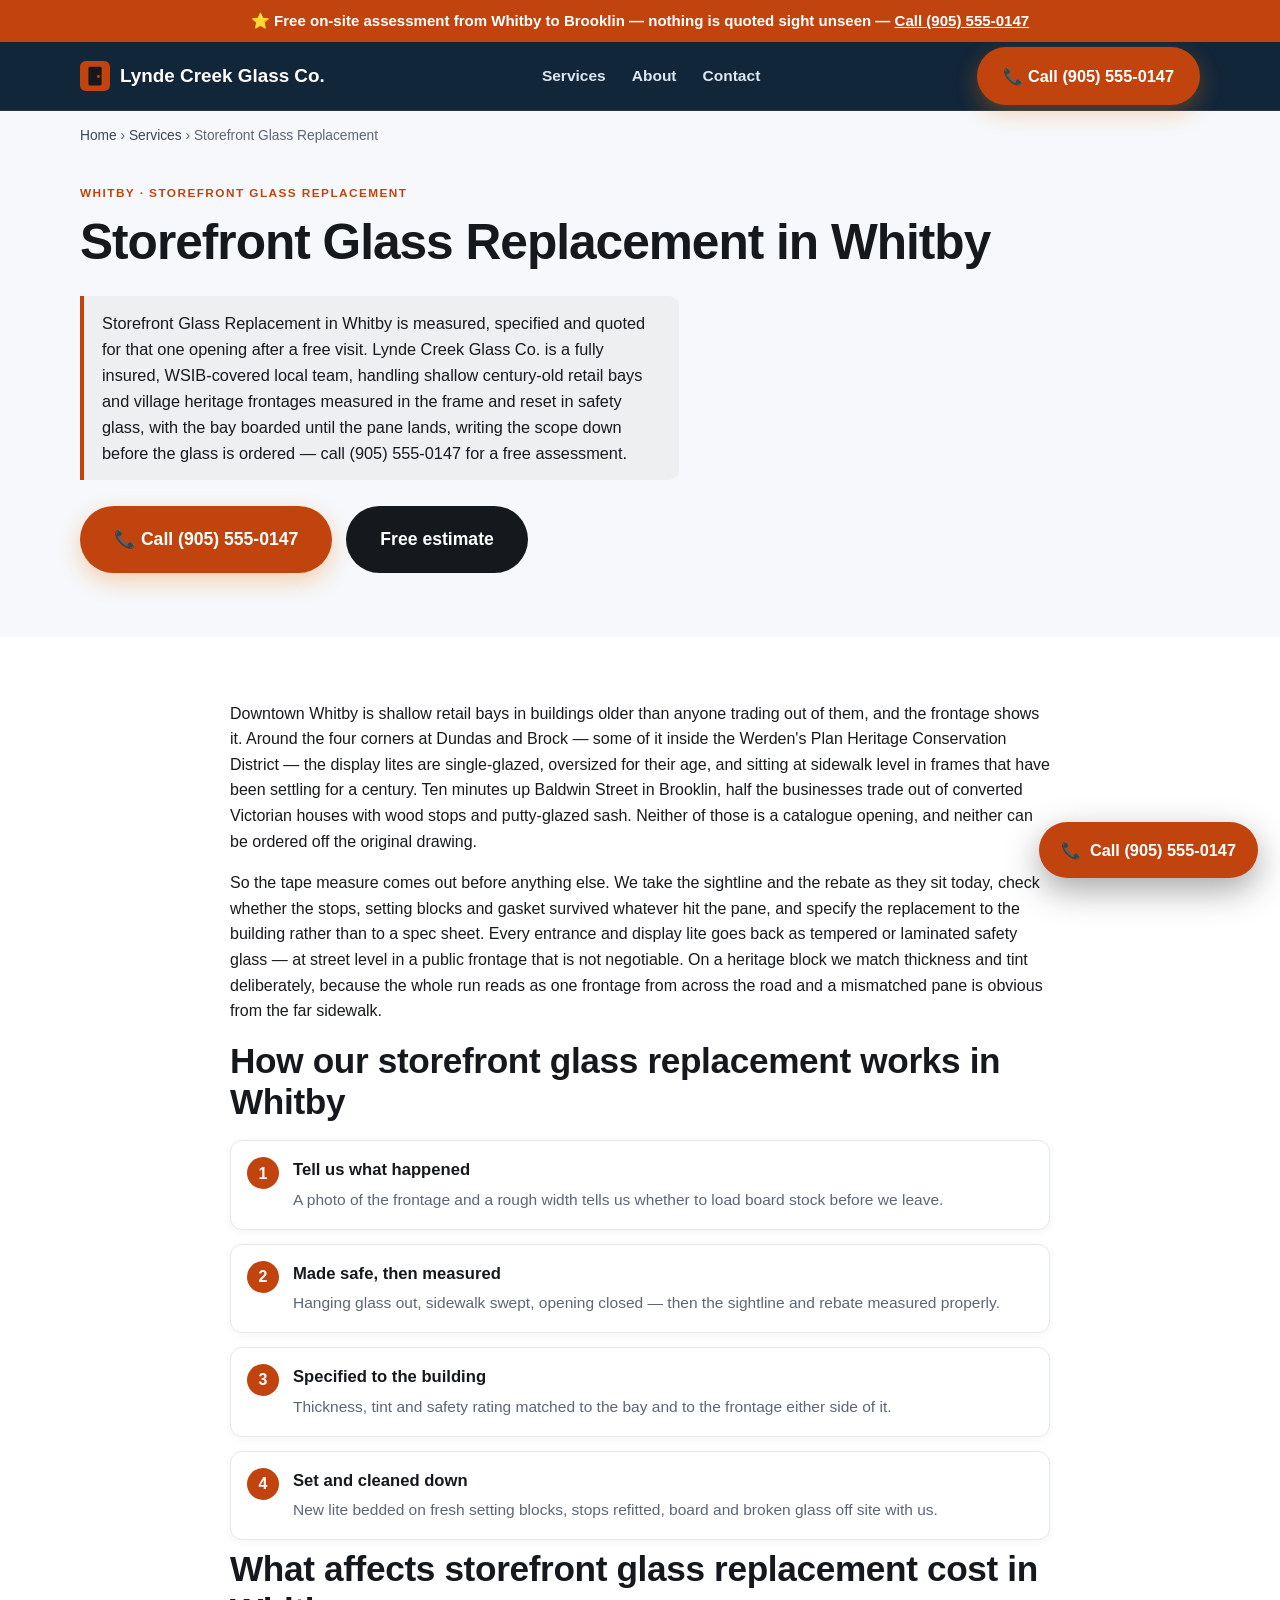
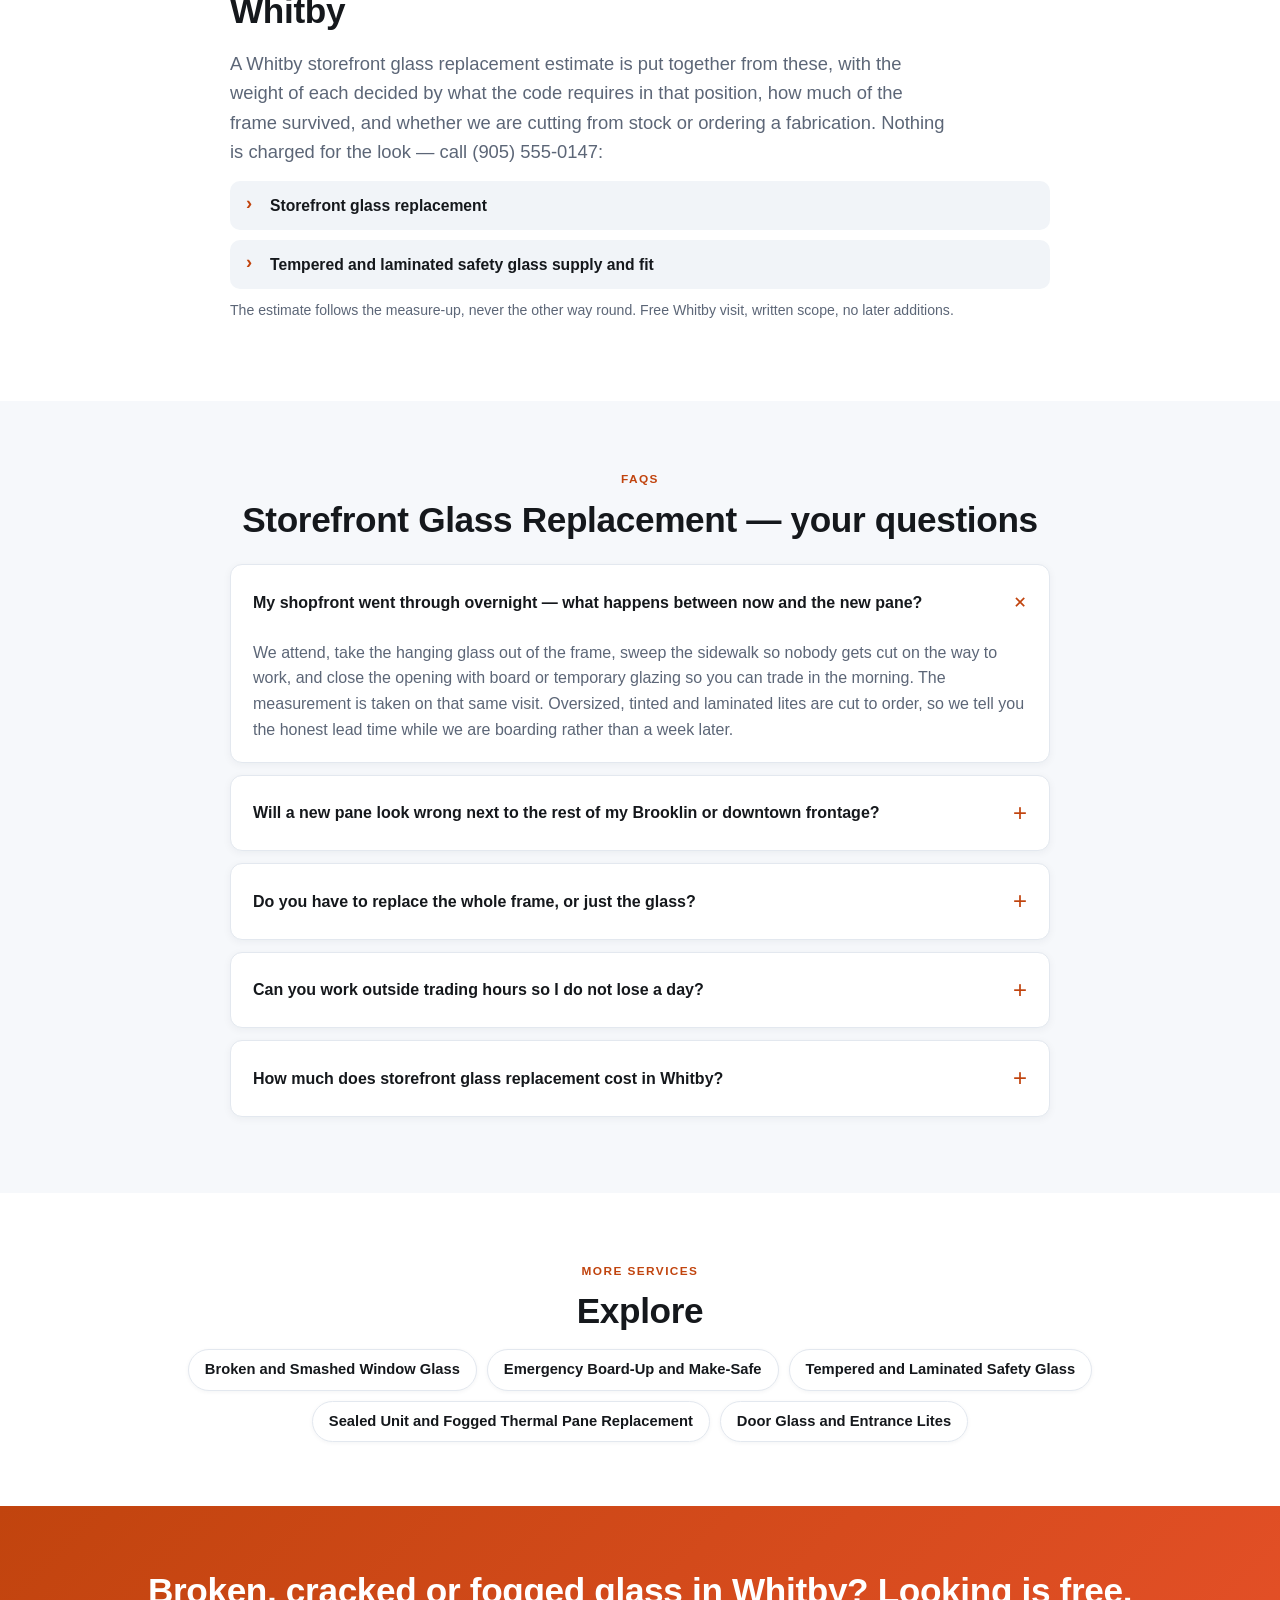
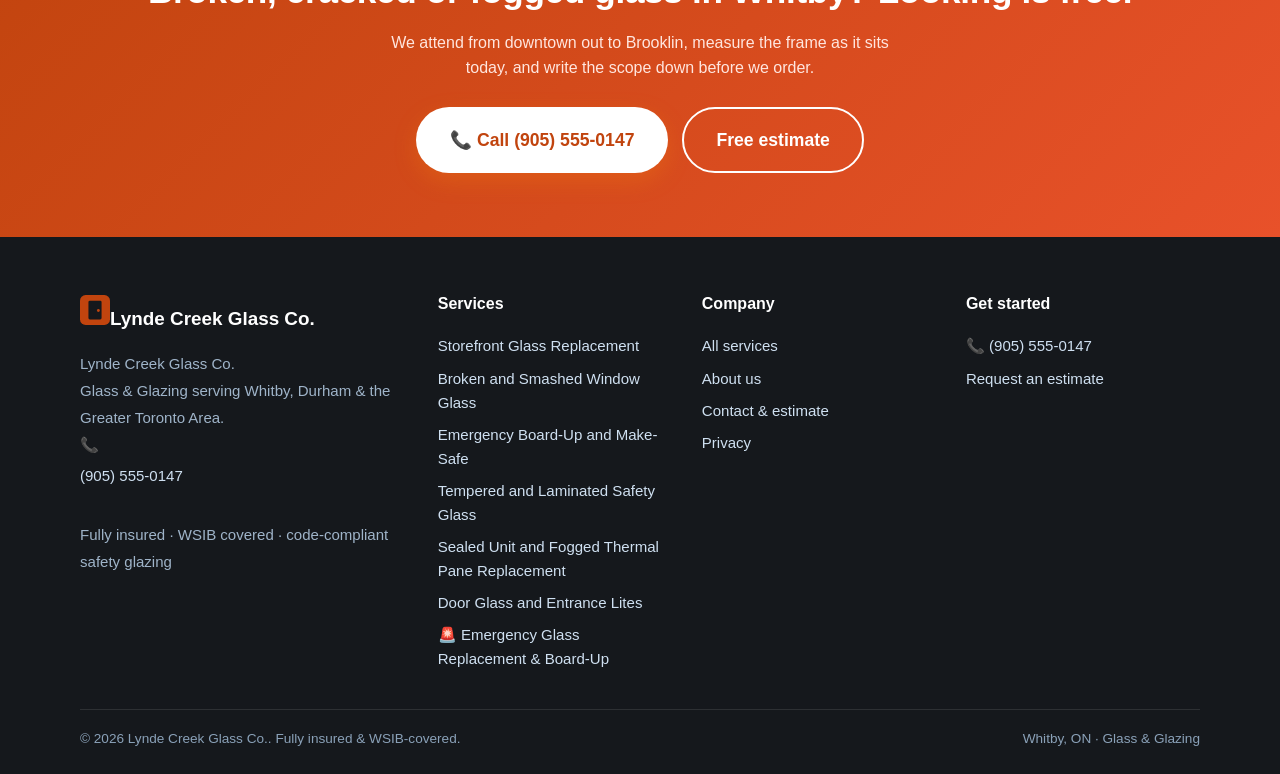
<file: services/storefront-glass-replacement/index.html>
<!DOCTYPE html><html lang="en-CA"><head>
<meta charset="utf-8"><meta name="viewport" content="width=device-width, initial-scale=1, viewport-fit=cover">
<title>Storefront Glass Replacement in Whitby</title><meta name="description" content="Storefront Glass Replacement in Whitby, ON. Shallow century-old retail bays and village heritage frontages measured in the frame and reset in safety glass.">
<link rel="canonical" href="https://www.whitbyglassrepair.com/services/storefront-glass-replacement/"><link rel="alternate" hreflang="en-CA" href="https://www.whitbyglassrepair.com/services/storefront-glass-replacement/"><link rel="alternate" hreflang="x-default" href="https://www.whitbyglassrepair.com/services/storefront-glass-replacement/">
<meta name="robots" content="index,follow,max-image-preview:large"><meta name="theme-color" content="#15181c">
<meta name="geo.region" content="CA-ON"><meta name="geo.placename" content="Whitby"><meta name="geo.position" content="43.8975;-78.9429"><meta name="ICBM" content="43.8975, -78.9429">
<meta property="og:type" content="website"><meta property="og:site_name" content="Lynde Creek Glass Co."><meta property="og:title" content="Storefront Glass Replacement in Whitby"><meta property="og:description" content="Storefront Glass Replacement in Whitby, ON. Shallow century-old retail bays and village heritage frontages measured in the frame and reset in safety glass."><meta property="og:url" content="https://www.whitbyglassrepair.com/services/storefront-glass-replacement/">
<meta property="og:image" content="https://www.whitbyglassrepair.com/assets/og.png"><meta property="og:image:type" content="image/png"><meta property="og:image:width" content="1200"><meta property="og:image:height" content="630"><meta property="og:image:alt" content="Lynde Creek Glass Co. — Glass &amp; Glazing in Whitby, ON"><meta property="og:locale" content="en_CA">
<meta name="twitter:card" content="summary_large_image"><meta name="twitter:title" content="Storefront Glass Replacement in Whitby"><meta name="twitter:description" content="Storefront Glass Replacement in Whitby, ON. Shallow century-old retail bays and village heritage frontages measured in the frame and reset in safety glass."><meta name="twitter:image" content="https://www.whitbyglassrepair.com/assets/og.png">
<link rel="icon" href="/assets/favicon.svg" type="image/svg+xml"><link rel="icon" href="/favicon.ico" sizes="32x32"><link rel="apple-touch-icon" href="/assets/apple-touch-icon.png">
<link rel="preload" href="/css/styles.css" as="style"><link rel="stylesheet" href="/css/styles.css">
<script type="application/ld+json">{"@context":"https://schema.org","@graph":[{"@type":"Organization","@id":"https://www.whitbyglassrepair.com/#org","name":"Lynde Creek Glass Co.","url":"https://www.whitbyglassrepair.com/","logo":"https://www.whitbyglassrepair.com/assets/og.png","areaServed":{"@type":"City","name":"Whitby"},"sameAs":["https://www.whitbyglassrepair.com/"]},{"@type":["HomeAndConstructionBusiness","LocalBusiness"],"@id":"https://www.whitbyglassrepair.com/#business","name":"Lynde Creek Glass Co.","image":"https://www.whitbyglassrepair.com/assets/og.png","url":"https://www.whitbyglassrepair.com/","telephone":"+19055550147","paymentAccepted":"Cash, Cheque, Credit Card, Interac e-Transfer","parentOrganization":{"@id":"https://www.whitbyglassrepair.com/#org"},"brand":{"@id":"https://www.whitbyglassrepair.com/#org"},"description":"Glass & Glazing in Whitby, ON — Fully insured, WSIB covered, code-compliant safety glazing. Priority same-day/next-day urgent response.","address":{"@type":"PostalAddress","addressLocality":"Whitby","addressRegion":"ON","addressCountry":"CA"},"geo":{"@type":"GeoCoordinates","latitude":43.8975,"longitude":-78.9429},"areaServed":[{"@type":"City","name":"Whitby"},{"@type":"GeoShape","circle":"43.8975 -78.9429 20000"}],"sameAs":["https://www.whitbyglassrepair.com/"],"hasMap":"https://www.google.com/maps?q=Whitby%2C%20ON%2C%20Canada","openingHoursSpecification":[{"@type":"OpeningHoursSpecification","dayOfWeek":["Monday","Tuesday","Wednesday","Thursday","Friday"],"opens":"07:00","closes":"18:00"},{"@type":"OpeningHoursSpecification","dayOfWeek":["Saturday"],"opens":"08:00","closes":"15:00"}],"knowsAbout":["glass & glazing","storefront glass replacement","sealed unit (IGU) replacement","tempered and laminated safety glass","emergency board-up","window glass replacement","thermal stress cracking","storefront glass replacement","broken and smashed window glass","emergency board-up and make-safe","tempered and laminated safety glass","sealed unit and fogged thermal pane replacement","door glass and entrance lites","Whitby, ON service area"],"hasOfferCatalog":{"@type":"OfferCatalog","name":"Glass & Glazing in Whitby, ON","itemListElement":[{"@type":"Offer","itemOffered":{"@type":"Service","name":"Storefront Glass Replacement (Whitby)","areaServed":{"@type":"City","name":"Whitby"}}},{"@type":"Offer","itemOffered":{"@type":"Service","name":"Broken and Smashed Window Glass (Whitby)","areaServed":{"@type":"City","name":"Whitby"}}},{"@type":"Offer","itemOffered":{"@type":"Service","name":"Emergency Board-Up and Make-Safe (Whitby)","areaServed":{"@type":"City","name":"Whitby"}}},{"@type":"Offer","itemOffered":{"@type":"Service","name":"Tempered and Laminated Safety Glass (Whitby)","areaServed":{"@type":"City","name":"Whitby"}}},{"@type":"Offer","itemOffered":{"@type":"Service","name":"Sealed Unit and Fogged Thermal Pane Replacement (Whitby)","areaServed":{"@type":"City","name":"Whitby"}}},{"@type":"Offer","itemOffered":{"@type":"Service","name":"Door Glass and Entrance Lites (Whitby)","areaServed":{"@type":"City","name":"Whitby"}}}]}},{"@type":"Service","serviceType":"Storefront Glass Replacement","name":"Storefront Glass Replacement in Whitby","description":"Shallow century-old retail bays and village heritage frontages measured in the frame and reset in safety glass, with the bay boarded until the pane lands","provider":{"@id":"https://www.whitbyglassrepair.com/#business"},"image":"https://www.whitbyglassrepair.com/assets/og.png","areaServed":{"@type":"City","name":"Whitby"},"url":"https://www.whitbyglassrepair.com/services/storefront-glass-replacement/"},{"@type":"BreadcrumbList","itemListElement":[{"@type":"ListItem","position":1,"name":"Home","item":"https://www.whitbyglassrepair.com/"},{"@type":"ListItem","position":2,"name":"Services","item":"https://www.whitbyglassrepair.com/services/"},{"@type":"ListItem","position":3,"name":"Storefront Glass Replacement","item":"https://www.whitbyglassrepair.com/services/storefront-glass-replacement/"}]},{"@type":"FAQPage","mainEntity":[{"@type":"Question","name":"My shopfront went through overnight — what happens between now and the new pane?","acceptedAnswer":{"@type":"Answer","text":"We attend, take the hanging glass out of the frame, sweep the sidewalk so nobody gets cut on the way to work, and close the opening with board or temporary glazing so you can trade in the morning. The measurement is taken on that same visit. Oversized, tinted and laminated lites are cut to order, so we tell you the honest lead time while we are boarding rather than a week later."}},{"@type":"Question","name":"Will a new pane look wrong next to the rest of my Brooklin or downtown frontage?","acceptedAnswer":{"@type":"Answer","text":"Not if it is specified properly. Old glass is rarely the same thickness or tint as modern stock, so we match both against the neighbouring bays instead of ordering the nearest equivalent. On a conservation-district frontage we also keep the original frame profile, stops and bead where they are sound and replace only the putty, rubber and setting blocks that have perished."}},{"@type":"Question","name":"Do you have to replace the whole frame, or just the glass?","acceptedAnswer":{"@type":"Answer","text":"Almost always just the glass. A century-old storefront frame is usually still doing its job even when the pane in it is in pieces on the floor — what fails is the putty, the gasket and the setting blocks underneath. We make those good and re-glaze into the existing frame. If the frame itself has rotted, corroded or racked far enough that it will not hold a lite safely, we say so before ordering rather than after."}},{"@type":"Question","name":"Can you work outside trading hours so I do not lose a day?","acceptedAnswer":{"@type":"Answer","text":"Yes, and on a downtown frontage that is usually the sensible way to do it. Board-ups happen whenever the break happens; the glazing itself we schedule around your hours where the pane and the access allow it. Tell us when you open and we will work back from that."}},{"@type":"Question","name":"How much does storefront glass replacement cost in Whitby?","acceptedAnswer":{"@type":"Answer","text":"Storefront work in Whitby is quoted per opening, because no two bays on Brock Street are the same size, thickness or glass type. What we look at is how big the lite is, whether it has to be laminated or toughened, what the frame needs before it will hold glass again, and whether the opening had to be boarded first. You get one written scope after a free visit, and the figure does not move afterwards."}}]}]}</script>
</head><body><a class="skip" href="#main" style="position:absolute;left:-999px">Skip to content</a>
<div class="callstrip">⭐ Free on-site assessment from Whitby to Brooklin — nothing is quoted sight unseen — <a href="tel:+19055550147">Call (905) 555-0147</a></div>
<header class="site"><div class="wrap nav"><a class="brand" href="/" aria-label="Lynde Creek Glass Co. home"><svg width="30" height="30" viewBox="0 0 32 32" fill="none" aria-hidden="true"><rect width="32" height="32" rx="6" fill="#c1440e"/><rect x="9" y="6" width="14" height="20" rx="1.5" fill="#15181c"/><circle cx="19.6" cy="16.5" r="1.5" fill="#c1440e"/></svg>Lynde Creek Glass Co.</a>
<nav class="nav-links" id="nav" aria-label="Main"><a href="/services/">Services</a><a href="/about/">About</a><a href="/contact/">Contact</a></nav>
<div class="nav-cta"><a class="btn btn-call" href="tel:+19055550147">📞 Call (905) 555-0147</a><button class="menu-btn" aria-label="Open menu" aria-expanded="false" aria-controls="nav"><span aria-hidden="true">☰</span></button></div>
</div></header><main id="main"><div class="wrap"><nav class="crumbs" aria-label="Breadcrumb"><a href="/">Home</a> › <a href="/services/">Services</a> › <span aria-current="page">Storefront Glass Replacement</span></nav></div><section class="section" style="padding-top:18px"><div class="wrap"><span class="eyebrow">Whitby · Storefront Glass Replacement</span><h1>Storefront Glass Replacement in Whitby</h1><p class="answer-capsule" data-answer>Storefront Glass Replacement in Whitby is measured, specified and quoted for that one opening after a free visit. Lynde Creek Glass Co. is a fully insured, WSIB-covered local team, handling shallow century-old retail bays and village heritage frontages measured in the frame and reset in safety glass, with the bay boarded until the pane lands, writing the scope down before the glass is ordered — call (905) 555-0147 for a free assessment.</p><div class="hero-cta"><a class="btn btn-call btn-lg" href="tel:+19055550147">📞 Call (905) 555-0147</a><a class="btn btn-dark btn-lg" href="/contact/" data-book>Free estimate</a></div></div></section>
<section class="section alt"><div class="wrap" style="max-width:860px"><p>Downtown Whitby is shallow retail bays in buildings older than anyone trading out of them, and the frontage shows it. Around the four corners at Dundas and Brock — some of it inside the Werden's Plan Heritage Conservation District — the display lites are single-glazed, oversized for their age, and sitting at sidewalk level in frames that have been settling for a century. Ten minutes up Baldwin Street in Brooklin, half the businesses trade out of converted Victorian houses with wood stops and putty-glazed sash. Neither of those is a catalogue opening, and neither can be ordered off the original drawing.</p><p>So the tape measure comes out before anything else. We take the sightline and the rebate as they sit today, check whether the stops, setting blocks and gasket survived whatever hit the pane, and specify the replacement to the building rather than to a spec sheet. Every entrance and display lite goes back as tempered or laminated safety glass — at street level in a public frontage that is not negotiable. On a heritage block we match thickness and tint deliberately, because the whole run reads as one frontage from across the road and a mismatched pane is obvious from the far sidewalk.</p><h2>How our storefront glass replacement works in Whitby</h2><ol class="proc"><li><b>Tell us what happened</b><span>A photo of the frontage and a rough width tells us whether to load board stock before we leave.</span></li><li><b>Made safe, then measured</b><span>Hanging glass out, sidewalk swept, opening closed — then the sightline and rebate measured properly.</span></li><li><b>Specified to the building</b><span>Thickness, tint and safety rating matched to the bay and to the frontage either side of it.</span></li><li><b>Set and cleaned down</b><span>New lite bedded on fresh setting blocks, stops refitted, board and broken glass off site with us.</span></li></ol><h2>What affects storefront glass replacement cost in Whitby</h2><p class="lead" style="max-width:70ch;margin:0 0 14px">A Whitby storefront glass replacement estimate is put together from these, with the weight of each decided by what the code requires in that position, how much of the frame survived, and whether we are cutting from stock or ordering a fabrication. Nothing is charged for the look — call (905) 555-0147:</p><ul class="factors"><li><strong>Storefront glass replacement</strong></li><li><strong>Tempered and laminated safety glass supply and fit</strong></li></ul><p class="price-note">The estimate follows the measure-up, never the other way round. Free Whitby visit, written scope, no later additions.</p></div></section>
<section class="section"><div class="wrap center"><span class="eyebrow">FAQs</span><h2>Storefront Glass Replacement — your questions</h2></div><div class="wrap" style="margin-top:24px"><div class="faq" style="max-width:820px;margin:0 auto"><details open><summary>My shopfront went through overnight — what happens between now and the new pane?</summary><p>We attend, take the hanging glass out of the frame, sweep the sidewalk so nobody gets cut on the way to work, and close the opening with board or temporary glazing so you can trade in the morning. The measurement is taken on that same visit. Oversized, tinted and laminated lites are cut to order, so we tell you the honest lead time while we are boarding rather than a week later.</p></details><details><summary>Will a new pane look wrong next to the rest of my Brooklin or downtown frontage?</summary><p>Not if it is specified properly. Old glass is rarely the same thickness or tint as modern stock, so we match both against the neighbouring bays instead of ordering the nearest equivalent. On a conservation-district frontage we also keep the original frame profile, stops and bead where they are sound and replace only the putty, rubber and setting blocks that have perished.</p></details><details><summary>Do you have to replace the whole frame, or just the glass?</summary><p>Almost always just the glass. A century-old storefront frame is usually still doing its job even when the pane in it is in pieces on the floor — what fails is the putty, the gasket and the setting blocks underneath. We make those good and re-glaze into the existing frame. If the frame itself has rotted, corroded or racked far enough that it will not hold a lite safely, we say so before ordering rather than after.</p></details><details><summary>Can you work outside trading hours so I do not lose a day?</summary><p>Yes, and on a downtown frontage that is usually the sensible way to do it. Board-ups happen whenever the break happens; the glazing itself we schedule around your hours where the pane and the access allow it. Tell us when you open and we will work back from that.</p></details><details><summary>How much does storefront glass replacement cost in Whitby?</summary><p>Storefront work in Whitby is quoted per opening, because no two bays on Brock Street are the same size, thickness or glass type. What we look at is how big the lite is, whether it has to be laminated or toughened, what the frame needs before it will hold glass again, and whether the opening had to be boarded first. You get one written scope after a free visit, and the figure does not move afterwards.</p></details></div></div></section>
<section class="section alt"><div class="wrap center"><span class="eyebrow">More services</span><h2>Explore</h2><div class="chips" style="justify-content:center;margin-top:16px"><a class="chip" href="/services/broken-window-glass/">Broken and Smashed Window Glass</a><a class="chip" href="/services/emergency-board-up/">Emergency Board-Up and Make-Safe</a><a class="chip" href="/services/tempered-safety-glass/">Tempered and Laminated Safety Glass</a><a class="chip" href="/services/sealed-unit-replacement/">Sealed Unit and Fogged Thermal Pane Replacement</a><a class="chip" href="/services/door-glass-replacement/">Door Glass and Entrance Lites</a></div></div></section>
<section class="section cta-band"><div class="wrap"><h2>Broken, cracked or fogged glass in Whitby? Looking is free.</h2><p>We attend from downtown out to Brooklin, measure the frame as it sits today, and write the scope down before we order.</p><div class="hero-cta" style="justify-content:center"><a class="btn btn-call btn-lg" href="tel:+19055550147">📞 Call (905) 555-0147</a><a class="btn btn-ghost btn-lg" href="/contact/" data-book>Free estimate</a></div></div></section></main><footer class="site"><div class="wrap"><div class="cols">
<div><a class="brand" href="/" aria-label="Lynde Creek Glass Co. home"><svg width="30" height="30" viewBox="0 0 32 32" fill="none" aria-hidden="true"><rect width="32" height="32" rx="6" fill="#c1440e"/><rect x="9" y="6" width="14" height="20" rx="1.5" fill="#15181c"/><circle cx="19.6" cy="16.5" r="1.5" fill="#c1440e"/></svg>Lynde Creek Glass Co.</a><address class="nap" style="font-style:normal">Lynde Creek Glass Co.<br>Glass &amp; Glazing serving Whitby, Durham &amp; the Greater Toronto Area.<br>📞 <a href="tel:+19055550147">(905) 555-0147</a><br>Fully insured · WSIB covered · code-compliant safety glazing</address></div>
<div><h4>Services</h4><a href="/services/storefront-glass-replacement/">Storefront Glass Replacement</a><a href="/services/broken-window-glass/">Broken and Smashed Window Glass</a><a href="/services/emergency-board-up/">Emergency Board-Up and Make-Safe</a><a href="/services/tempered-safety-glass/">Tempered and Laminated Safety Glass</a><a href="/services/sealed-unit-replacement/">Sealed Unit and Fogged Thermal Pane Replacement</a><a href="/services/door-glass-replacement/">Door Glass and Entrance Lites</a><a href="/services/emergency-glass-repair-board-up/">🚨 Emergency Glass Replacement &amp; Board-Up</a></div>
<div><h4>Company</h4><a href="/services/">All services</a><a href="/about/">About us</a><a href="/contact/">Contact &amp; estimate</a><a href="/privacy/">Privacy</a></div>
<div><h4>Get started</h4><a href="tel:+19055550147">📞 (905) 555-0147</a><a href="/contact/" data-book>Request an estimate</a></div>
</div><div class="legal"><span>© 2026 Lynde Creek Glass Co.. Fully insured &amp; WSIB-covered.</span><span>Whitby, ON · Glass &amp; Glazing</span></div></div></footer><a class="fab-call" href="tel:+19055550147" aria-label="Call Lynde Creek Glass Co."><span aria-hidden="true">📞</span> Call (905) 555-0147</a>
<div class="callbar"><a class="btn btn-call" href="tel:+19055550147">📞 Call now</a><a class="btn btn-dark" href="/contact/" data-book>Free estimate</a></div>
<script src="/js/main.js" defer></script></body></html>
</file>
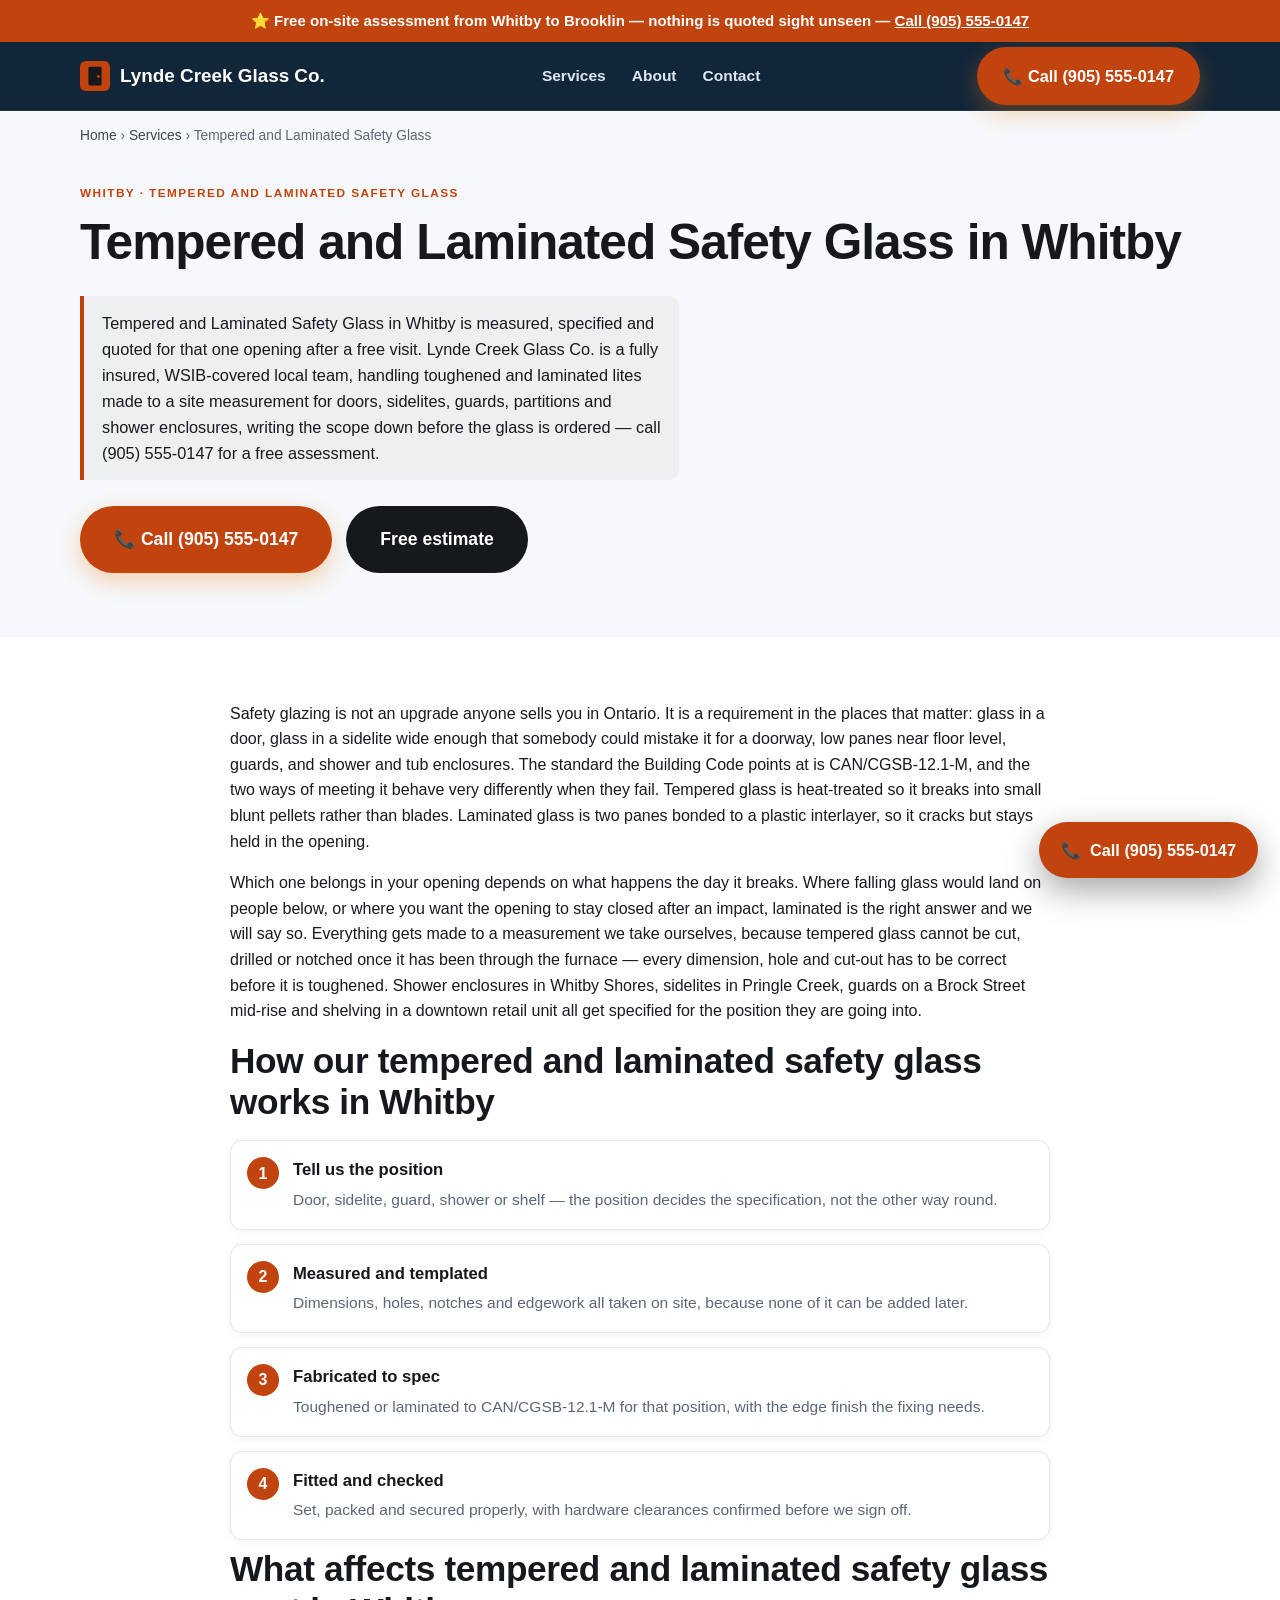
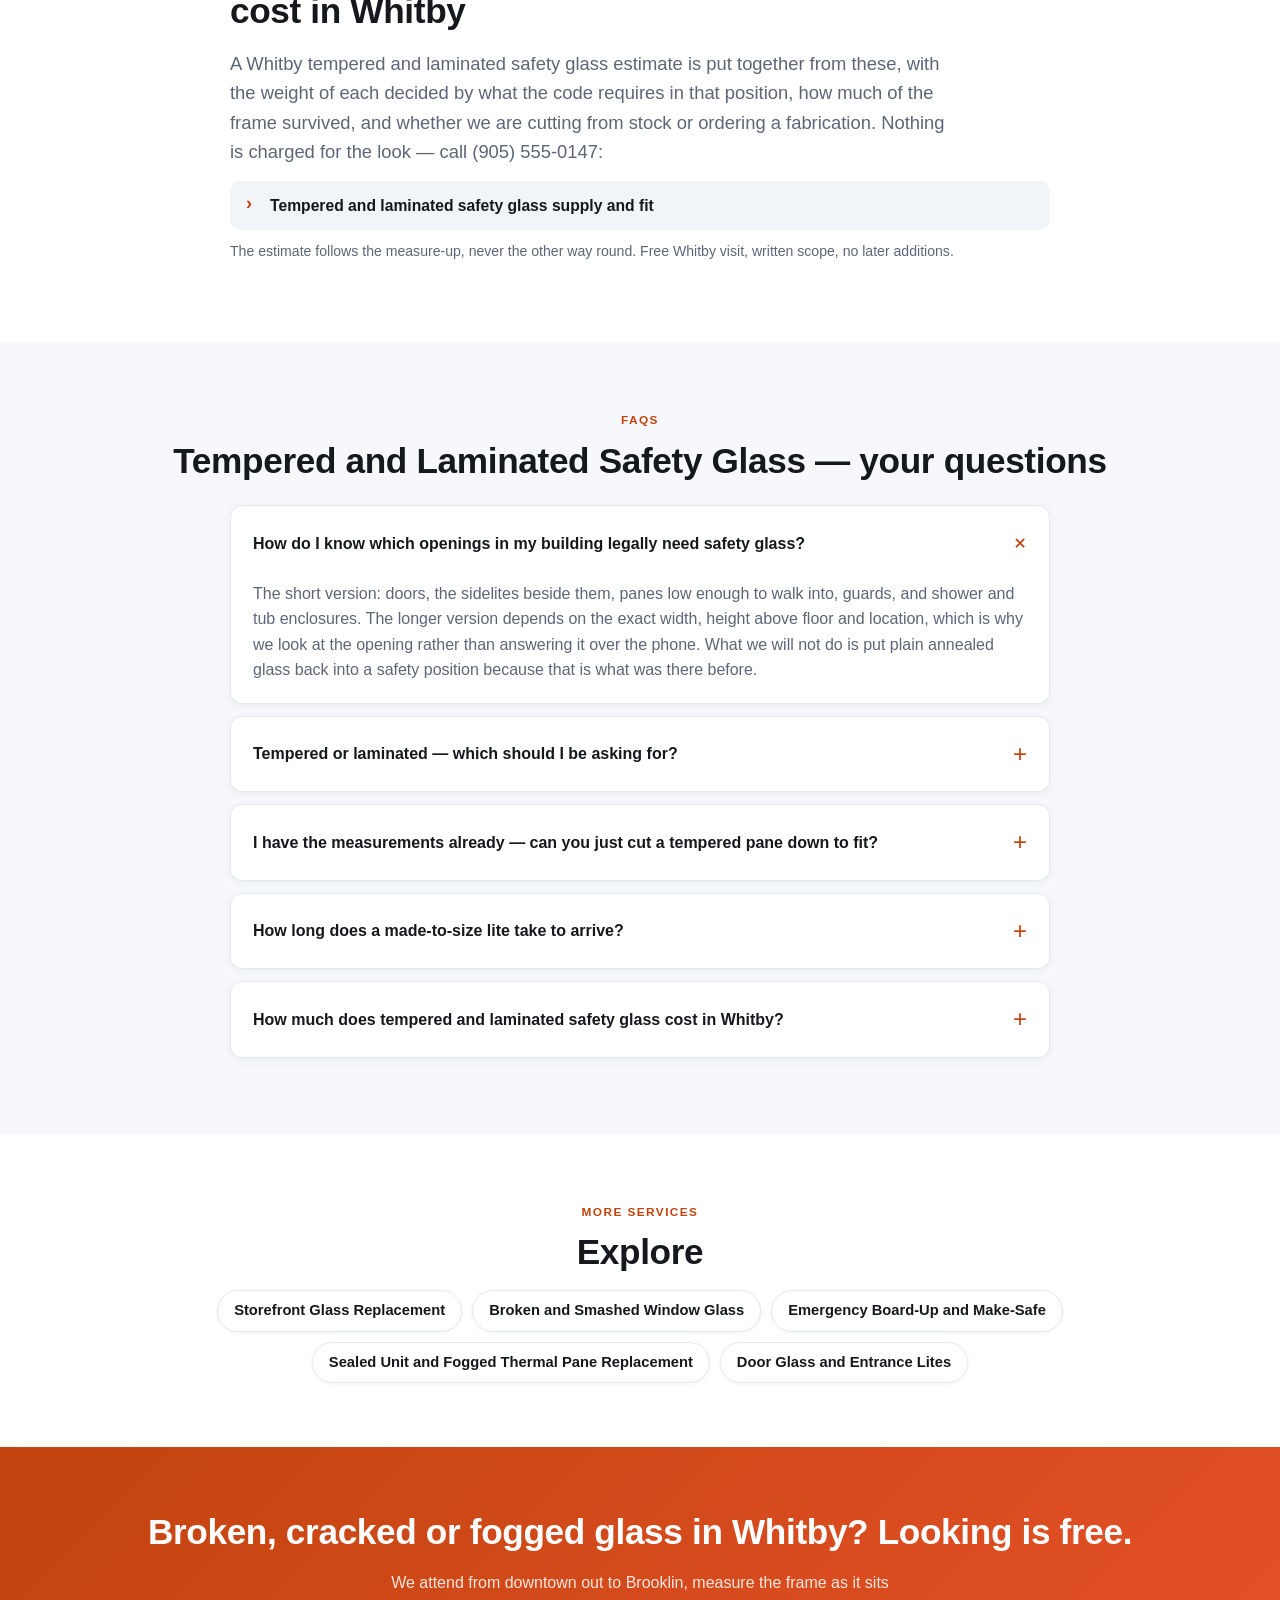
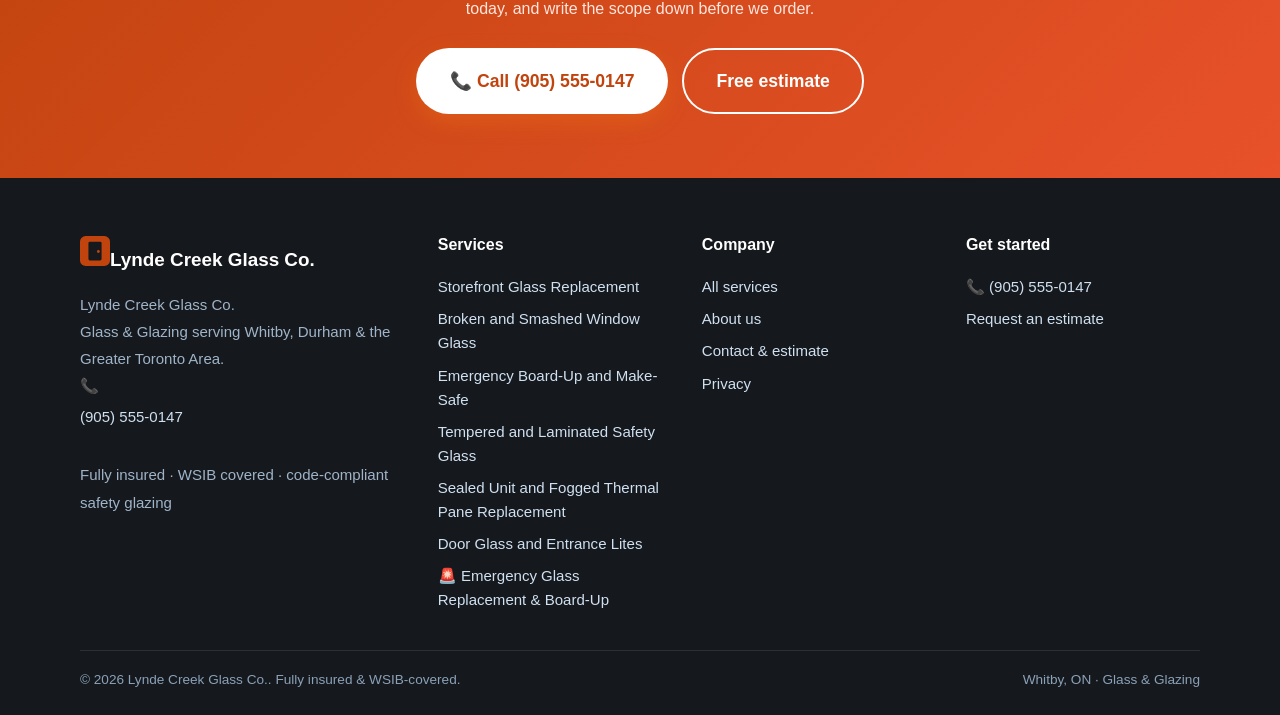
<file: services/tempered-safety-glass/index.html>
<!DOCTYPE html><html lang="en-CA"><head>
<meta charset="utf-8"><meta name="viewport" content="width=device-width, initial-scale=1, viewport-fit=cover">
<title>Tempered and Laminated Safety Glass in Whitby</title><meta name="description" content="Tempered and Laminated Safety Glass in Whitby, ON. Toughened and laminated lites made to a site measurement for doors, sidelites, guards, partitions.">
<link rel="canonical" href="https://www.whitbyglassrepair.com/services/tempered-safety-glass/"><link rel="alternate" hreflang="en-CA" href="https://www.whitbyglassrepair.com/services/tempered-safety-glass/"><link rel="alternate" hreflang="x-default" href="https://www.whitbyglassrepair.com/services/tempered-safety-glass/">
<meta name="robots" content="index,follow,max-image-preview:large"><meta name="theme-color" content="#15181c">
<meta name="geo.region" content="CA-ON"><meta name="geo.placename" content="Whitby"><meta name="geo.position" content="43.8975;-78.9429"><meta name="ICBM" content="43.8975, -78.9429">
<meta property="og:type" content="website"><meta property="og:site_name" content="Lynde Creek Glass Co."><meta property="og:title" content="Tempered and Laminated Safety Glass in Whitby"><meta property="og:description" content="Tempered and Laminated Safety Glass in Whitby, ON. Toughened and laminated lites made to a site measurement for doors, sidelites, guards, partitions."><meta property="og:url" content="https://www.whitbyglassrepair.com/services/tempered-safety-glass/">
<meta property="og:image" content="https://www.whitbyglassrepair.com/assets/og.png"><meta property="og:image:type" content="image/png"><meta property="og:image:width" content="1200"><meta property="og:image:height" content="630"><meta property="og:image:alt" content="Lynde Creek Glass Co. — Glass &amp; Glazing in Whitby, ON"><meta property="og:locale" content="en_CA">
<meta name="twitter:card" content="summary_large_image"><meta name="twitter:title" content="Tempered and Laminated Safety Glass in Whitby"><meta name="twitter:description" content="Tempered and Laminated Safety Glass in Whitby, ON. Toughened and laminated lites made to a site measurement for doors, sidelites, guards, partitions."><meta name="twitter:image" content="https://www.whitbyglassrepair.com/assets/og.png">
<link rel="icon" href="/assets/favicon.svg" type="image/svg+xml"><link rel="icon" href="/favicon.ico" sizes="32x32"><link rel="apple-touch-icon" href="/assets/apple-touch-icon.png">
<link rel="preload" href="/css/styles.css" as="style"><link rel="stylesheet" href="/css/styles.css">
<script type="application/ld+json">{"@context":"https://schema.org","@graph":[{"@type":"Organization","@id":"https://www.whitbyglassrepair.com/#org","name":"Lynde Creek Glass Co.","url":"https://www.whitbyglassrepair.com/","logo":"https://www.whitbyglassrepair.com/assets/og.png","areaServed":{"@type":"City","name":"Whitby"},"sameAs":["https://www.whitbyglassrepair.com/"]},{"@type":["HomeAndConstructionBusiness","LocalBusiness"],"@id":"https://www.whitbyglassrepair.com/#business","name":"Lynde Creek Glass Co.","image":"https://www.whitbyglassrepair.com/assets/og.png","url":"https://www.whitbyglassrepair.com/","telephone":"+19055550147","paymentAccepted":"Cash, Cheque, Credit Card, Interac e-Transfer","parentOrganization":{"@id":"https://www.whitbyglassrepair.com/#org"},"brand":{"@id":"https://www.whitbyglassrepair.com/#org"},"description":"Glass & Glazing in Whitby, ON — Fully insured, WSIB covered, code-compliant safety glazing. Priority same-day/next-day urgent response.","address":{"@type":"PostalAddress","addressLocality":"Whitby","addressRegion":"ON","addressCountry":"CA"},"geo":{"@type":"GeoCoordinates","latitude":43.8975,"longitude":-78.9429},"areaServed":[{"@type":"City","name":"Whitby"},{"@type":"GeoShape","circle":"43.8975 -78.9429 20000"}],"sameAs":["https://www.whitbyglassrepair.com/"],"hasMap":"https://www.google.com/maps?q=Whitby%2C%20ON%2C%20Canada","openingHoursSpecification":[{"@type":"OpeningHoursSpecification","dayOfWeek":["Monday","Tuesday","Wednesday","Thursday","Friday"],"opens":"07:00","closes":"18:00"},{"@type":"OpeningHoursSpecification","dayOfWeek":["Saturday"],"opens":"08:00","closes":"15:00"}],"knowsAbout":["glass & glazing","storefront glass replacement","sealed unit (IGU) replacement","tempered and laminated safety glass","emergency board-up","window glass replacement","thermal stress cracking","storefront glass replacement","broken and smashed window glass","emergency board-up and make-safe","tempered and laminated safety glass","sealed unit and fogged thermal pane replacement","door glass and entrance lites","Whitby, ON service area"],"hasOfferCatalog":{"@type":"OfferCatalog","name":"Glass & Glazing in Whitby, ON","itemListElement":[{"@type":"Offer","itemOffered":{"@type":"Service","name":"Storefront Glass Replacement (Whitby)","areaServed":{"@type":"City","name":"Whitby"}}},{"@type":"Offer","itemOffered":{"@type":"Service","name":"Broken and Smashed Window Glass (Whitby)","areaServed":{"@type":"City","name":"Whitby"}}},{"@type":"Offer","itemOffered":{"@type":"Service","name":"Emergency Board-Up and Make-Safe (Whitby)","areaServed":{"@type":"City","name":"Whitby"}}},{"@type":"Offer","itemOffered":{"@type":"Service","name":"Tempered and Laminated Safety Glass (Whitby)","areaServed":{"@type":"City","name":"Whitby"}}},{"@type":"Offer","itemOffered":{"@type":"Service","name":"Sealed Unit and Fogged Thermal Pane Replacement (Whitby)","areaServed":{"@type":"City","name":"Whitby"}}},{"@type":"Offer","itemOffered":{"@type":"Service","name":"Door Glass and Entrance Lites (Whitby)","areaServed":{"@type":"City","name":"Whitby"}}}]}},{"@type":"Service","serviceType":"Tempered and Laminated Safety Glass","name":"Tempered and Laminated Safety Glass in Whitby","description":"Toughened and laminated lites made to a site measurement for doors, sidelites, guards, partitions and shower enclosures","provider":{"@id":"https://www.whitbyglassrepair.com/#business"},"image":"https://www.whitbyglassrepair.com/assets/og.png","areaServed":{"@type":"City","name":"Whitby"},"url":"https://www.whitbyglassrepair.com/services/tempered-safety-glass/"},{"@type":"BreadcrumbList","itemListElement":[{"@type":"ListItem","position":1,"name":"Home","item":"https://www.whitbyglassrepair.com/"},{"@type":"ListItem","position":2,"name":"Services","item":"https://www.whitbyglassrepair.com/services/"},{"@type":"ListItem","position":3,"name":"Tempered and Laminated Safety Glass","item":"https://www.whitbyglassrepair.com/services/tempered-safety-glass/"}]},{"@type":"FAQPage","mainEntity":[{"@type":"Question","name":"How do I know which openings in my building legally need safety glass?","acceptedAnswer":{"@type":"Answer","text":"The short version: doors, the sidelites beside them, panes low enough to walk into, guards, and shower and tub enclosures. The longer version depends on the exact width, height above floor and location, which is why we look at the opening rather than answering it over the phone. What we will not do is put plain annealed glass back into a safety position because that is what was there before."}},{"@type":"Question","name":"Tempered or laminated — which should I be asking for?","acceptedAnswer":{"@type":"Answer","text":"Tempered where the priority is that broken glass is not sharp: doors, sidelites, low panes, shower enclosures. Laminated where the priority is that the glass stays put after it breaks — anything above people, anything where a hole in the opening is a security problem, and glass that has to hold a line rather than disappear. Plenty of guard applications call for laminated for exactly that reason."}},{"@type":"Question","name":"I have the measurements already — can you just cut a tempered pane down to fit?","acceptedAnswer":{"@type":"Answer","text":"No, and neither can anyone else. Once glass has been toughened it cannot be cut, drilled or edge-worked; any attempt shatters the whole lite. That is why every hole, notch and dimension has to be right before fabrication, and why we measure on site instead of working from a number over the phone. It is also why we ask about hardware and hinge positions before ordering."}},{"@type":"Question","name":"How long does a made-to-size lite take to arrive?","acceptedAnswer":{"@type":"Answer","text":"Toughened and laminated glass is fabricated to your measurement, so it is not same-day work. We give you the honest lead time when we measure, and if the opening has to stay usable in the meantime we secure or temporarily glaze it rather than leaving you waiting with a hole."}},{"@type":"Question","name":"How much does tempered and laminated safety glass cost in Whitby?","acceptedAnswer":{"@type":"Answer","text":"Safety glass in Whitby is quoted per lite, because every one is made to a measurement. What sets it is the size, whether the position calls for tempered or laminated, the thickness, any holes, notches or polished edges required, and how the lite has to be handled to get it into place. We measure for free and put the specification in writing before anything goes to the fabricator."}}]}]}</script>
</head><body><a class="skip" href="#main" style="position:absolute;left:-999px">Skip to content</a>
<div class="callstrip">⭐ Free on-site assessment from Whitby to Brooklin — nothing is quoted sight unseen — <a href="tel:+19055550147">Call (905) 555-0147</a></div>
<header class="site"><div class="wrap nav"><a class="brand" href="/" aria-label="Lynde Creek Glass Co. home"><svg width="30" height="30" viewBox="0 0 32 32" fill="none" aria-hidden="true"><rect width="32" height="32" rx="6" fill="#c1440e"/><rect x="9" y="6" width="14" height="20" rx="1.5" fill="#15181c"/><circle cx="19.6" cy="16.5" r="1.5" fill="#c1440e"/></svg>Lynde Creek Glass Co.</a>
<nav class="nav-links" id="nav" aria-label="Main"><a href="/services/">Services</a><a href="/about/">About</a><a href="/contact/">Contact</a></nav>
<div class="nav-cta"><a class="btn btn-call" href="tel:+19055550147">📞 Call (905) 555-0147</a><button class="menu-btn" aria-label="Open menu" aria-expanded="false" aria-controls="nav"><span aria-hidden="true">☰</span></button></div>
</div></header><main id="main"><div class="wrap"><nav class="crumbs" aria-label="Breadcrumb"><a href="/">Home</a> › <a href="/services/">Services</a> › <span aria-current="page">Tempered and Laminated Safety Glass</span></nav></div><section class="section" style="padding-top:18px"><div class="wrap"><span class="eyebrow">Whitby · Tempered and Laminated Safety Glass</span><h1>Tempered and Laminated Safety Glass in Whitby</h1><p class="answer-capsule" data-answer>Tempered and Laminated Safety Glass in Whitby is measured, specified and quoted for that one opening after a free visit. Lynde Creek Glass Co. is a fully insured, WSIB-covered local team, handling toughened and laminated lites made to a site measurement for doors, sidelites, guards, partitions and shower enclosures, writing the scope down before the glass is ordered — call (905) 555-0147 for a free assessment.</p><div class="hero-cta"><a class="btn btn-call btn-lg" href="tel:+19055550147">📞 Call (905) 555-0147</a><a class="btn btn-dark btn-lg" href="/contact/" data-book>Free estimate</a></div></div></section>
<section class="section alt"><div class="wrap" style="max-width:860px"><p>Safety glazing is not an upgrade anyone sells you in Ontario. It is a requirement in the places that matter: glass in a door, glass in a sidelite wide enough that somebody could mistake it for a doorway, low panes near floor level, guards, and shower and tub enclosures. The standard the Building Code points at is CAN/CGSB-12.1-M, and the two ways of meeting it behave very differently when they fail. Tempered glass is heat-treated so it breaks into small blunt pellets rather than blades. Laminated glass is two panes bonded to a plastic interlayer, so it cracks but stays held in the opening.</p><p>Which one belongs in your opening depends on what happens the day it breaks. Where falling glass would land on people below, or where you want the opening to stay closed after an impact, laminated is the right answer and we will say so. Everything gets made to a measurement we take ourselves, because tempered glass cannot be cut, drilled or notched once it has been through the furnace — every dimension, hole and cut-out has to be correct before it is toughened. Shower enclosures in Whitby Shores, sidelites in Pringle Creek, guards on a Brock Street mid-rise and shelving in a downtown retail unit all get specified for the position they are going into.</p><h2>How our tempered and laminated safety glass works in Whitby</h2><ol class="proc"><li><b>Tell us the position</b><span>Door, sidelite, guard, shower or shelf — the position decides the specification, not the other way round.</span></li><li><b>Measured and templated</b><span>Dimensions, holes, notches and edgework all taken on site, because none of it can be added later.</span></li><li><b>Fabricated to spec</b><span>Toughened or laminated to CAN/CGSB-12.1-M for that position, with the edge finish the fixing needs.</span></li><li><b>Fitted and checked</b><span>Set, packed and secured properly, with hardware clearances confirmed before we sign off.</span></li></ol><h2>What affects tempered and laminated safety glass cost in Whitby</h2><p class="lead" style="max-width:70ch;margin:0 0 14px">A Whitby tempered and laminated safety glass estimate is put together from these, with the weight of each decided by what the code requires in that position, how much of the frame survived, and whether we are cutting from stock or ordering a fabrication. Nothing is charged for the look — call (905) 555-0147:</p><ul class="factors"><li><strong>Tempered and laminated safety glass supply and fit</strong></li></ul><p class="price-note">The estimate follows the measure-up, never the other way round. Free Whitby visit, written scope, no later additions.</p></div></section>
<section class="section"><div class="wrap center"><span class="eyebrow">FAQs</span><h2>Tempered and Laminated Safety Glass — your questions</h2></div><div class="wrap" style="margin-top:24px"><div class="faq" style="max-width:820px;margin:0 auto"><details open><summary>How do I know which openings in my building legally need safety glass?</summary><p>The short version: doors, the sidelites beside them, panes low enough to walk into, guards, and shower and tub enclosures. The longer version depends on the exact width, height above floor and location, which is why we look at the opening rather than answering it over the phone. What we will not do is put plain annealed glass back into a safety position because that is what was there before.</p></details><details><summary>Tempered or laminated — which should I be asking for?</summary><p>Tempered where the priority is that broken glass is not sharp: doors, sidelites, low panes, shower enclosures. Laminated where the priority is that the glass stays put after it breaks — anything above people, anything where a hole in the opening is a security problem, and glass that has to hold a line rather than disappear. Plenty of guard applications call for laminated for exactly that reason.</p></details><details><summary>I have the measurements already — can you just cut a tempered pane down to fit?</summary><p>No, and neither can anyone else. Once glass has been toughened it cannot be cut, drilled or edge-worked; any attempt shatters the whole lite. That is why every hole, notch and dimension has to be right before fabrication, and why we measure on site instead of working from a number over the phone. It is also why we ask about hardware and hinge positions before ordering.</p></details><details><summary>How long does a made-to-size lite take to arrive?</summary><p>Toughened and laminated glass is fabricated to your measurement, so it is not same-day work. We give you the honest lead time when we measure, and if the opening has to stay usable in the meantime we secure or temporarily glaze it rather than leaving you waiting with a hole.</p></details><details><summary>How much does tempered and laminated safety glass cost in Whitby?</summary><p>Safety glass in Whitby is quoted per lite, because every one is made to a measurement. What sets it is the size, whether the position calls for tempered or laminated, the thickness, any holes, notches or polished edges required, and how the lite has to be handled to get it into place. We measure for free and put the specification in writing before anything goes to the fabricator.</p></details></div></div></section>
<section class="section alt"><div class="wrap center"><span class="eyebrow">More services</span><h2>Explore</h2><div class="chips" style="justify-content:center;margin-top:16px"><a class="chip" href="/services/storefront-glass-replacement/">Storefront Glass Replacement</a><a class="chip" href="/services/broken-window-glass/">Broken and Smashed Window Glass</a><a class="chip" href="/services/emergency-board-up/">Emergency Board-Up and Make-Safe</a><a class="chip" href="/services/sealed-unit-replacement/">Sealed Unit and Fogged Thermal Pane Replacement</a><a class="chip" href="/services/door-glass-replacement/">Door Glass and Entrance Lites</a></div></div></section>
<section class="section cta-band"><div class="wrap"><h2>Broken, cracked or fogged glass in Whitby? Looking is free.</h2><p>We attend from downtown out to Brooklin, measure the frame as it sits today, and write the scope down before we order.</p><div class="hero-cta" style="justify-content:center"><a class="btn btn-call btn-lg" href="tel:+19055550147">📞 Call (905) 555-0147</a><a class="btn btn-ghost btn-lg" href="/contact/" data-book>Free estimate</a></div></div></section></main><footer class="site"><div class="wrap"><div class="cols">
<div><a class="brand" href="/" aria-label="Lynde Creek Glass Co. home"><svg width="30" height="30" viewBox="0 0 32 32" fill="none" aria-hidden="true"><rect width="32" height="32" rx="6" fill="#c1440e"/><rect x="9" y="6" width="14" height="20" rx="1.5" fill="#15181c"/><circle cx="19.6" cy="16.5" r="1.5" fill="#c1440e"/></svg>Lynde Creek Glass Co.</a><address class="nap" style="font-style:normal">Lynde Creek Glass Co.<br>Glass &amp; Glazing serving Whitby, Durham &amp; the Greater Toronto Area.<br>📞 <a href="tel:+19055550147">(905) 555-0147</a><br>Fully insured · WSIB covered · code-compliant safety glazing</address></div>
<div><h4>Services</h4><a href="/services/storefront-glass-replacement/">Storefront Glass Replacement</a><a href="/services/broken-window-glass/">Broken and Smashed Window Glass</a><a href="/services/emergency-board-up/">Emergency Board-Up and Make-Safe</a><a href="/services/tempered-safety-glass/">Tempered and Laminated Safety Glass</a><a href="/services/sealed-unit-replacement/">Sealed Unit and Fogged Thermal Pane Replacement</a><a href="/services/door-glass-replacement/">Door Glass and Entrance Lites</a><a href="/services/emergency-glass-repair-board-up/">🚨 Emergency Glass Replacement &amp; Board-Up</a></div>
<div><h4>Company</h4><a href="/services/">All services</a><a href="/about/">About us</a><a href="/contact/">Contact &amp; estimate</a><a href="/privacy/">Privacy</a></div>
<div><h4>Get started</h4><a href="tel:+19055550147">📞 (905) 555-0147</a><a href="/contact/" data-book>Request an estimate</a></div>
</div><div class="legal"><span>© 2026 Lynde Creek Glass Co.. Fully insured &amp; WSIB-covered.</span><span>Whitby, ON · Glass &amp; Glazing</span></div></div></footer><a class="fab-call" href="tel:+19055550147" aria-label="Call Lynde Creek Glass Co."><span aria-hidden="true">📞</span> Call (905) 555-0147</a>
<div class="callbar"><a class="btn btn-call" href="tel:+19055550147">📞 Call now</a><a class="btn btn-dark" href="/contact/" data-book>Free estimate</a></div>
<script src="/js/main.js" defer></script></body></html>
</file>
<file: css/styles.css>
/* TrueNorth Garage Doors — shared stylesheet
   Performance-first: system font stack (zero web-font requests),
   fixed media sizing to protect CLS, GPU-friendly transitions only. */

:root{
  --navy:#0b1f33;
  --navy-2:#12304d;
  --steel:#1f4e79;
  --ice:#eaf2fb;
  --red:#d8232a;
  --red-dark:#b01a20;
  --amber:#f5a623;
  --green:#1e9e5a;
  --ink:#16202b;
  --muted:#5b6b7b;
  --line:#dde6ef;
  --card:#ffffff;
  --bg:#f6f9fc;
  --radius:14px;
  --shadow:0 6px 24px rgba(11,31,51,.10);
  --shadow-lg:0 18px 50px rgba(11,31,51,.18);
  --maxw:1160px;
  --font:-apple-system,BlinkMacSystemFont,"Segoe UI",Roboto,Helvetica,Arial,"Apple Color Emoji","Segoe UI Emoji",sans-serif;
}

*{box-sizing:border-box}
/* A11Y (P2-8): visible keyboard-focus ring on every interactive element, honoring the per-site accent. */
:focus-visible{outline:2px solid var(--accent,#ef7d10);outline-offset:2px;border-radius:3px}
html{scroll-behavior:smooth}
body{
  margin:0;font-family:var(--font);color:var(--ink);background:var(--bg);
  line-height:1.6;-webkit-font-smoothing:antialiased;text-rendering:optimizeLegibility;
}
img{max-width:100%;height:auto;display:block}
a{color:var(--steel);text-decoration:none}
a:hover{text-decoration:underline}
h1,h2,h3{line-height:1.18;color:var(--navy);margin:0 0 .5em}
h1{font-size:clamp(2rem,5vw,3.1rem);letter-spacing:-.02em}
h2{font-size:clamp(1.5rem,3.4vw,2.2rem);letter-spacing:-.01em}
h3{font-size:1.18rem}
p{margin:0 0 1rem}
.wrap{max-width:var(--maxw);margin:0 auto;padding:0 20px}
.section{padding:64px 0}
.section.alt{background:#fff}
.lead{font-size:1.15rem;color:var(--muted);max-width:62ch}
.eyebrow{display:inline-block;font-weight:800;letter-spacing:.12em;text-transform:uppercase;
  font-size:.74rem;color:var(--red);margin-bottom:.6rem}
.center{text-align:center}
.center .lead{margin-left:auto;margin-right:auto}

/* ---------- Buttons ---------- */
.btn{display:inline-flex;align-items:center;gap:.5rem;font-weight:700;font-size:1.02rem;
  padding:14px 24px;border-radius:999px;border:2px solid transparent;cursor:pointer;
  transition:transform .12s ease,box-shadow .12s ease,background .12s ease;text-decoration:none}
.btn:hover{text-decoration:none;transform:translateY(-2px)}
.btn-call{background:var(--red);color:#fff;box-shadow:0 8px 22px rgba(216,35,42,.32)}
.btn-call:hover{background:var(--red-dark)}
.btn-ghost{background:transparent;color:#fff;border-color:rgba(255,255,255,.6)}
.btn-ghost:hover{background:rgba(255,255,255,.12)}
.btn-dark{background:var(--navy);color:#fff}
.btn-dark:hover{background:var(--navy-2)}
.btn-lg{padding:17px 32px;font-size:1.1rem}

/* ---------- Header ---------- */
header.site{position:sticky;top:0;z-index:50;background:rgba(11,31,51,.97);
  backdrop-filter:saturate(140%) blur(6px);color:#fff;border-bottom:1px solid rgba(255,255,255,.08)}
.nav{display:flex;align-items:center;justify-content:space-between;height:68px}
.brand{display:flex;align-items:center;gap:10px;color:#fff;font-weight:800;font-size:1.18rem}
.brand:hover{text-decoration:none}
.brand svg{flex:0 0 auto}
.brand b{color:var(--amber)}
.nav-links{display:flex;gap:26px;align-items:center}
.nav-links a{color:#dce7f2;font-weight:600;font-size:.97rem}
.nav-links a:hover{color:#fff;text-decoration:none}
.nav-cta{display:flex;align-items:center;gap:14px}
.nav-phone{color:#fff;font-weight:800;font-size:1.05rem;white-space:nowrap}
.nav-phone:hover{text-decoration:none;color:var(--amber)}
.menu-btn{display:none;background:none;border:0;color:#fff;font-size:1.6rem;cursor:pointer}
@media(max-width:880px){
  .nav-links{display:none;position:absolute;top:68px;left:0;right:0;flex-direction:column;
    background:var(--navy);padding:14px 20px 22px;gap:14px;border-bottom:1px solid rgba(255,255,255,.1)}
  .nav-links.open{display:flex}
  .nav-links a{font-size:1.1rem;padding:6px 0}
  .menu-btn{display:block}
  .nav-cta .btn-call{display:none}
}

/* ---------- Hero ---------- */
.hero{position:relative;color:#fff;
  background:
    radial-gradient(1200px 500px at 80% -10%,rgba(31,78,121,.55),transparent),
    linear-gradient(160deg,#0b1f33 0%,#12304d 60%,#163a5c 100%);
  overflow:hidden}
.hero::after{content:"";position:absolute;inset:0;opacity:.10;pointer-events:none;
  background-image:radial-gradient(circle at 20% 30%,#fff 1px,transparent 1px);
  background-size:42px 42px}
.hero .wrap{position:relative;display:grid;grid-template-columns:1.1fr .9fr;gap:40px;
  align-items:center;padding-top:62px;padding-bottom:72px}
.hero h1{color:#fff}
.hero p.lead{color:#cfe0f1}
.hero .city-tag{color:var(--amber);font-weight:800}
.hero-cta{display:flex;flex-wrap:wrap;gap:14px;margin-top:26px}
.hero-trust{display:flex;flex-wrap:wrap;gap:18px;margin-top:30px;color:#bcd0e6;font-size:.92rem}
.hero-trust span{display:flex;align-items:center;gap:7px;font-weight:600}
.hero-trust svg{flex:0 0 auto}
.hero-card{background:rgba(255,255,255,.06);border:1px solid rgba(255,255,255,.16);
  border-radius:var(--radius);padding:24px;backdrop-filter:blur(4px)}
.hero-card h3{color:#fff;margin-bottom:.4rem}
.hero-card ul{list-style:none;padding:0;margin:0}
.hero-card li{display:flex;gap:10px;align-items:flex-start;padding:9px 0;border-bottom:1px solid rgba(255,255,255,.10);color:#dbe7f3;font-size:.96rem}
.hero-card li:last-child{border-bottom:0}
.hero-card .price{margin-left:auto;color:var(--amber);font-weight:800;white-space:nowrap}
@media(max-width:860px){.hero .wrap{grid-template-columns:1fr;gap:30px}.hero-card{order:2}}

/* ---------- Trust strip ---------- */
.strip{background:var(--navy-2);color:#fff}
.strip .wrap{display:flex;flex-wrap:wrap;justify-content:space-between;gap:18px;padding:18px 20px}
.strip .item{display:flex;align-items:center;gap:10px;font-weight:600;font-size:.95rem;color:#dbe7f3}
.strip .item b{color:#fff}
.strip svg{flex:0 0 auto;color:var(--amber)}

/* ---------- Grid cards ---------- */
.grid{display:grid;gap:22px}
.grid.cols-3{grid-template-columns:repeat(3,1fr)}
.grid.cols-2{grid-template-columns:repeat(2,1fr)}
.grid.cols-4{grid-template-columns:repeat(4,1fr)}
@media(max-width:920px){.grid.cols-3,.grid.cols-4{grid-template-columns:repeat(2,1fr)}}
@media(max-width:620px){.grid.cols-2,.grid.cols-3,.grid.cols-4{grid-template-columns:1fr}}

.card{background:var(--card);border:1px solid var(--line);border-radius:var(--radius);
  padding:26px;box-shadow:var(--shadow);transition:transform .14s ease,box-shadow .14s ease}
.card:hover{transform:translateY(-4px);box-shadow:var(--shadow-lg)}
.card .ico{width:50px;height:50px;border-radius:12px;display:grid;place-items:center;
  background:var(--ice);color:var(--steel);margin-bottom:14px}
.card h3{margin-bottom:.35rem}
.card p{color:var(--muted);margin-bottom:.6rem;font-size:.97rem}
.card .from{font-weight:800;color:var(--navy)}
.card .from small{font-weight:600;color:var(--muted)}

/* ---------- Pricing table ---------- */
.pricewrap{overflow-x:auto;border-radius:var(--radius);box-shadow:var(--shadow);border:1px solid var(--line)}
table.price{width:100%;border-collapse:collapse;background:#fff;min-width:560px}
table.price th,table.price td{padding:14px 16px;text-align:left;border-bottom:1px solid var(--line)}
table.price thead th{background:var(--navy);color:#fff;font-size:.92rem;letter-spacing:.02em}
table.price tbody tr:nth-child(even){background:#f7fafd}
table.price td.svc{font-weight:700;color:var(--navy)}
table.price td.amt{font-weight:800;color:var(--steel);white-space:nowrap}
table.price td.war{color:var(--muted);font-size:.92rem}
.price-note{color:var(--muted);font-size:.88rem;margin-top:10px}

/* ---------- Climate / feature split ---------- */
.split{display:grid;grid-template-columns:1fr 1fr;gap:40px;align-items:center}
@media(max-width:820px){.split{grid-template-columns:1fr;gap:26px}}
.feature-list{list-style:none;padding:0;margin:0}
.feature-list li{display:flex;gap:14px;padding:14px 0;border-bottom:1px solid var(--line)}
.feature-list li:last-child{border-bottom:0}
.feature-list .fi{flex:0 0 auto;width:40px;height:40px;border-radius:10px;background:var(--ice);
  color:var(--red);display:grid;place-items:center;font-weight:800}
.feature-list h4{margin:.1rem 0 .25rem;color:var(--navy);font-size:1.05rem}
.feature-list p{margin:0;color:var(--muted);font-size:.95rem}

.panel{background:linear-gradient(160deg,#0b1f33,#163a5c);color:#fff;border-radius:var(--radius);
  padding:30px;box-shadow:var(--shadow-lg)}
.panel h3{color:#fff}
.panel .stat{display:flex;align-items:baseline;gap:10px;margin:18px 0}
.panel .stat b{font-size:2.4rem;color:var(--amber);line-height:1}
.panel .stat span{color:#cfe0f1}

/* ---------- Reviews ---------- */
.review{background:#fff;border:1px solid var(--line);border-radius:var(--radius);padding:24px;box-shadow:var(--shadow)}
.stars{color:var(--amber);letter-spacing:2px;font-size:1.05rem}
.review p{color:var(--ink);font-style:italic;margin:.6rem 0}
.review .who{font-weight:700;color:var(--navy);font-style:normal}
.review .where{color:var(--muted);font-size:.88rem}
.rating-badge{display:inline-flex;align-items:center;gap:12px;background:#fff;border:1px solid var(--line);
  border-radius:999px;padding:10px 20px;box-shadow:var(--shadow);font-weight:700;color:var(--navy)}
.rating-badge b{font-size:1.5rem;color:var(--red)}

/* ---------- FAQ ---------- */
.faq details{background:#fff;border:1px solid var(--line);border-radius:12px;margin-bottom:12px;
  box-shadow:0 2px 8px rgba(11,31,51,.05);overflow:hidden}
.faq summary{cursor:pointer;padding:18px 22px;font-weight:700;color:var(--navy);list-style:none;
  display:flex;justify-content:space-between;align-items:center;gap:14px}
.faq summary::-webkit-details-marker{display:none}
.faq summary::after{content:"+";font-size:1.5rem;color:var(--red);font-weight:400;transition:transform .2s}
.faq details[open] summary::after{transform:rotate(45deg)}
.faq details p{padding:0 22px 20px;color:var(--muted);margin:0}

/* ---------- Service process (How it works) ---------- */
ol.proc{list-style:none;counter-reset:pstep;padding:0;margin:6px 0 8px;display:grid;gap:14px}
ol.proc li{counter-increment:pstep;position:relative;padding:16px 18px 16px 62px;background:#fff;border:1px solid var(--line);
  border-radius:12px;box-shadow:0 2px 8px rgba(11,31,51,.05)}
ol.proc li::before{content:counter(pstep);position:absolute;left:16px;top:16px;width:32px;height:32px;border-radius:50%;
  background:var(--red);color:#fff;font-weight:800;display:grid;place-items:center;font-size:1rem}
ol.proc li b{display:block;color:var(--navy);margin-bottom:3px;font-size:1.04rem}
ol.proc li span{color:var(--muted);font-size:.97rem}
html[dir=rtl] ol.proc li{padding:16px 62px 16px 18px}
html[dir=rtl] ol.proc li::before{left:auto;right:16px}

/* ---------- Cost factors ---------- */
ul.factors{list-style:none;padding:0;margin:0;display:grid;gap:10px}
ul.factors li{position:relative;padding:12px 16px 12px 40px;background:var(--ice);border-radius:10px;color:#27343f;font-size:.98rem}
ul.factors li::before{content:"›";position:absolute;left:16px;top:10px;color:var(--red);font-weight:800;font-size:1.15rem;line-height:1.3}
ul.factors li strong{color:var(--navy)}
html[dir=rtl] ul.factors li{padding:12px 40px 12px 16px}
html[dir=rtl] ul.factors li::before{left:auto;right:16px;content:"‹"}

/* ---------- CTA band ---------- */
.cta-band{background:linear-gradient(135deg,var(--red),#e8512a);color:#fff;text-align:center}
.cta-band h2{color:#fff}
.cta-band p{color:#ffe6df;max-width:60ch;margin:0 auto 1.4rem}
.cta-band .btn-call{background:#fff;color:var(--red)}
.cta-band .btn-call:hover{background:#fff8f6}
.cta-band .btn-ghost{border-color:#fff;color:#fff}

/* ---------- Neighbourhoods ---------- */
.chips{display:flex;flex-wrap:wrap;gap:10px}
.chip{background:#fff;border:1px solid var(--line);border-radius:999px;padding:8px 16px;
  font-size:.92rem;font-weight:600;color:var(--navy);box-shadow:0 1px 4px rgba(11,31,51,.05)}

/* ---------- City selector cards (home) ---------- */
.city-card{position:relative;border-radius:var(--radius);overflow:hidden;color:#fff;min-height:280px;
  display:flex;flex-direction:column;justify-content:flex-end;padding:26px;box-shadow:var(--shadow);
  background-size:cover;background-position:center;transition:transform .16s ease,box-shadow .16s ease}
.city-card:hover{transform:translateY(-5px);box-shadow:var(--shadow-lg);text-decoration:none}
.city-card::before{content:"";position:absolute;inset:0;
  background:linear-gradient(180deg,rgba(11,31,51,.15),rgba(11,31,51,.85))}
.city-card>*{position:relative;z-index:1}
.city-card h3{color:#fff;font-size:1.6rem;margin-bottom:.2rem}
.city-card p{color:#cfe0f1;font-size:.95rem;margin:0}
.city-card .go{margin-top:14px;font-weight:800;color:var(--amber)}

/* ---------- Footer ---------- */
footer.site{background:var(--navy);color:#cfe0f1;padding:54px 0 24px;font-size:.94rem}
footer.site .cols{display:grid;grid-template-columns:1.4fr 1fr 1fr 1fr;gap:30px}
@media(max-width:820px){footer.site .cols{grid-template-columns:1fr 1fr}}
@media(max-width:520px){footer.site .cols{grid-template-columns:1fr}}
footer.site h4{color:#fff;font-size:1rem;margin:0 0 14px}
footer.site a{color:#cfe0f1;display:block;padding:4px 0}
footer.site a:hover{color:#fff}
footer.site .brand{color:#fff;margin-bottom:12px}
footer .nap{color:#9fb4c9;line-height:1.8}
footer .legal{border-top:1px solid rgba(255,255,255,.1);margin-top:34px;padding-top:18px;
  display:flex;flex-wrap:wrap;justify-content:space-between;gap:10px;color:#8aa1b8;font-size:.85rem}

/* ---------- Sticky mobile call bar ---------- */
.callbar{position:fixed;bottom:0;left:0;right:0;z-index:60;display:none;
  background:var(--navy);border-top:1px solid rgba(255,255,255,.12);padding:8px;gap:8px}
.callbar a{flex:1;justify-content:center;font-size:1rem;padding:13px}
.callbar .btn-call{box-shadow:none}
.callbar .btn-sms{background:var(--green);color:#fff}
@media(max-width:880px){.callbar{display:flex}body{padding-bottom:64px}}

/* ---------- Breadcrumbs ---------- */
.crumbs{font-size:.86rem;color:var(--muted);padding:14px 0}
.crumbs a{color:var(--steel)}

/* ---------- Article ---------- */
.article{max-width:760px;margin:0 auto}
.article h2{margin-top:1.6em}
.article h3{margin-top:1.4em;color:var(--steel)}
.article p,.article li{font-size:1.06rem;color:#27343f}
.article ul{padding-left:1.2em}
.article .callout{background:var(--ice);border-left:4px solid var(--steel);border-radius:8px;
  padding:16px 20px;margin:22px 0}
.article .callout.warn{background:#fff4f2;border-left-color:var(--red)}
.meta{color:var(--muted);font-size:.9rem;margin-bottom:1.4rem}

/* ---------- Quote form ---------- */
.quote-section{background:var(--ice)}
.quote-wrap{display:grid;grid-template-columns:1fr 1fr;gap:40px;align-items:center}
@media(max-width:820px){.quote-wrap{grid-template-columns:1fr;gap:26px}}
.quote-form{background:#fff;border:1px solid var(--line);border-radius:var(--radius);padding:26px;box-shadow:var(--shadow-lg)}
.quote-form .row{display:grid;grid-template-columns:1fr 1fr;gap:12px}
@media(max-width:520px){.quote-form .row{grid-template-columns:1fr}}
.quote-form label{display:block;font-weight:700;font-size:.84rem;color:var(--navy);margin:12px 0 4px}
.quote-form input,.quote-form select,.quote-form textarea{width:100%;padding:11px 13px;border:1px solid var(--line);
  border-radius:9px;font:inherit;background:#fbfdff;color:var(--ink)}
.quote-form input:focus,.quote-form select:focus,.quote-form textarea:focus{outline:2px solid var(--steel);border-color:var(--steel)}
.quote-form textarea{min-height:82px;resize:vertical}
.quote-form button{width:100%;margin-top:18px;justify-content:center}
.quote-form .fineprint{font-size:.77rem;color:var(--muted);margin-top:10px}

/* ---------- Utility ---------- */
.mt0{margin-top:0}.mb0{margin-bottom:0}
.tags{display:flex;flex-wrap:wrap;gap:8px;margin-top:8px}
.tag{background:var(--ice);color:var(--steel);border-radius:6px;padding:3px 10px;font-size:.8rem;font-weight:700}
.divider{height:1px;background:var(--line);margin:0}

/* ============ Emerald City Builders — construction theme override ============ */
:root{
  --navy:#15181c; --navy-2:#222831; --steel:#3a4655; --ice:#f1f4f8;
  --red:#ef7d10; --red-dark:#d96c06; --amber:#f5a623; --green:#1f9d57;
  --ink:#171a1e; --muted:#5c6677; --line:#e3e8ef; --bg:#f6f8fb;
}
.hero{background:radial-gradient(1100px 480px at 82% -10%,rgba(58,70,85,.55),transparent),linear-gradient(160deg,#15181c 0%,#222831 62%,#2c3542 100%)}
.btn-call{box-shadow:0 8px 22px rgba(239,125,16,.32)}
.eyebrow{color:var(--red)}
.card .ico{background:#fff3e6;color:var(--red)}
.lrow .fi,.feature-list .fi{color:var(--red)}

/* process steps */
.steps{counter-reset:s;display:grid;grid-template-columns:repeat(4,1fr);gap:18px}
@media(max-width:820px){.steps{grid-template-columns:repeat(2,1fr)}}
@media(max-width:480px){.steps{grid-template-columns:1fr}}
.step{background:var(--card);border:1px solid var(--line);border-radius:var(--radius);padding:22px;position:relative;box-shadow:var(--shadow)}
.step::before{counter-increment:s;content:counter(s);position:absolute;top:-14px;left:18px;width:34px;height:34px;border-radius:50%;
  background:var(--red);color:#fff;font-weight:800;display:grid;place-items:center;font-size:1.05rem}
.step h4{margin:10px 0 6px;color:var(--navy)}.step p{color:var(--muted);font-size:.95rem;margin:0}

/* stat band */
.statband{background:var(--navy);color:#fff}
.statband .wrap{display:grid;grid-template-columns:repeat(4,1fr);gap:18px;padding:34px 20px;text-align:center}
@media(max-width:700px){.statband .wrap{grid-template-columns:repeat(2,1fr)}}
.statband b{display:block;font-size:2.3rem;color:var(--amber);line-height:1}
.statband span{color:#c4cdd9;font-size:.9rem}

/* project tiles */
.projects{display:grid;grid-template-columns:repeat(3,1fr);gap:16px}
@media(max-width:900px){.projects{grid-template-columns:repeat(2,1fr)}}
@media(max-width:560px){.projects{grid-template-columns:1fr}}
.proj{border-radius:var(--radius);overflow:hidden;border:1px solid var(--line);background:var(--navy);color:#fff;min-height:200px;
  display:flex;flex-direction:column;justify-content:flex-end;padding:20px;position:relative}
.proj::before{content:"";position:absolute;inset:0;background:linear-gradient(160deg,#2c3542,#15181c);opacity:.92}
.proj>*{position:relative}.proj h4{margin:0 0 4px}.proj span{color:#c4cdd9;font-size:.85rem}
.proj .badge{position:absolute;top:14px;left:14px;background:var(--red);color:#fff;font-size:.7rem;font-weight:800;padding:4px 10px;border-radius:20px}

/* ============ call-first conversion + sample images ============ */
.callstrip{background:linear-gradient(90deg,#ef7d10,#f5a623);color:#15181c;text-align:center;font-weight:700;padding:9px 16px;font-size:.94rem}
.callstrip a{color:#15181c;text-decoration:underline;font-weight:800;white-space:nowrap}
.fab-call{position:fixed;right:22px;bottom:22px;z-index:60;display:inline-flex;align-items:center;gap:9px;background:var(--red);color:#fff;font-weight:800;font-size:1.02rem;padding:15px 22px;border-radius:999px;box-shadow:0 12px 34px rgba(239,125,16,.5);text-decoration:none;animation:fabpulse 2.4s infinite}
.fab-call:hover{text-decoration:none;filter:brightness(1.08)}
@keyframes fabpulse{0%{box-shadow:0 0 0 0 rgba(239,125,16,.55)}70%{box-shadow:0 0 0 18px rgba(239,125,16,0)}100%{box-shadow:0 0 0 0 rgba(239,125,16,0)}}
@media(max-width:880px){.fab-call{display:none}}
/* project tiles show the sample image with a bottom-gradient for text */
.proj{background-size:cover;background-position:center}
.proj::before{background:linear-gradient(180deg,rgba(21,24,28,.18) 38%,rgba(21,24,28,.9))!important;opacity:1!important}

/* ============ language switcher + RTL + mobile polish ============ */
#ec-lang{display:inline-flex;align-items:center;gap:5px;background:rgba(255,255,255,.08);border:1px solid rgba(255,255,255,.22);border-radius:999px;padding:4px 8px 4px 10px}
#ec-lang .ec-globe{font-size:.95rem;line-height:1}
#ec-lang select{background:transparent;border:0;color:#fff;font:inherit;font-weight:700;font-size:.84rem;cursor:pointer;outline:none}
#ec-lang select option{color:#15181c}
@media(max-width:880px){ #ec-lang{order:-1} header.site .nav-phone{display:none} }
@media(max-width:380px){ #ec-lang select{max-width:80px} }

/* RTL (Arabic) */
html[dir=rtl] body{text-align:right}
html[dir=rtl] .hero-cta,html[dir=rtl] .hero-trust,html[dir=rtl] .strip .wrap,html[dir=rtl] .chips,html[dir=rtl] .crumbs{direction:rtl}
html[dir=rtl] .feature-list li{flex-direction:row-reverse}
html[dir=rtl] .fab-call{right:auto;left:22px}
html[dir=rtl] .skip{left:auto;right:8px}
html[dir=rtl] table.price th,html[dir=rtl] table.price td{text-align:right}
html[dir=rtl] .step::before{left:auto;right:18px}
html[dir=rtl] .center{text-align:center}

/* mobile-first polish */
html,body{max-width:100%;overflow-x:hidden}
@media(max-width:560px){
  h1{font-size:clamp(1.7rem,7vw,2.2rem)}
  .section{padding:46px 0}
  .callstrip{font-size:.84rem;padding:8px 12px}
  .btn-lg{padding:15px 22px;font-size:1.02rem}
  .hero-cta .btn{flex:1 1 100%;justify-content:center}
}

:root{--red:#c1440e;--red-dark:#c1440e;--amber:#c1440e;--accent:#c1440e}
.callstrip{background:linear-gradient(90deg,#c1440e,#c1440e);color:#fff;text-align:center;font-weight:700;padding:9px 16px;font-size:.94rem}.callstrip a{color:#fff;text-decoration:underline;font-weight:800}.fab-call{position:fixed;right:22px;bottom:22px;z-index:60;display:inline-flex;align-items:center;gap:9px;background:var(--red);color:#fff;font-weight:800;padding:15px 22px;border-radius:999px;box-shadow:0 12px 34px rgba(0,0,0,.35);text-decoration:none;animation:fabp 2.4s infinite}@keyframes fabp{0%{box-shadow:0 0 0 0 rgba(0,0,0,.4)}70%{box-shadow:0 0 0 18px rgba(0,0,0,0)}100%{box-shadow:0 0 0 0 rgba(0,0,0,0)}}@media(max-width:880px){.fab-call{display:none}}
.answer-capsule{max-width:66ch;margin:14px 0 4px;padding:14px 18px;border-left:4px solid var(--accent);background:rgba(127,127,127,.08);border-radius:0 10px 10px 0;font-size:1.02rem;line-height:1.6}
.trust-stack{display:flex;flex-wrap:wrap;gap:10px;margin:16px 0}.trust-stack .ts-item{display:inline-flex;align-items:center;gap:7px;background:rgba(127,127,127,.1);border:1px solid rgba(127,127,127,.22);border-radius:999px;padding:7px 14px;font-weight:700;font-size:.9rem;text-decoration:none;color:inherit}a.ts-item:hover{border-color:var(--accent)}
.byline{display:flex;align-items:center;gap:12px;margin:18px 0;padding:12px 0;border-top:1px solid rgba(127,127,127,.2);border-bottom:1px solid rgba(127,127,127,.2)}.byline-photo{border-radius:50%;object-fit:cover;flex:0 0 auto}.byline>div{display:flex;flex-direction:column}.byline-name{font-weight:800}.byline-meta{font-size:.86rem;opacity:.75}
.contact-areas{margin:22px 0}.contact-areas h3{margin:0 0 8px}.area-note{max-width:64ch;opacity:.9}
.emg-band{background:var(--accent);color:#fff}.emg-band .wrap{display:flex;align-items:center;justify-content:space-between;gap:16px;flex-wrap:wrap;padding:16px 0}.emg-band a{color:#fff}.emg-band a[href^="/"]{text-decoration:underline;font-weight:800}.emg-band .btn{background:#15181c;color:#fff}
.card-emg{border:2px solid var(--accent)!important;background:rgba(127,127,127,.05)}
.emg-hours{margin:16px 0 4px;padding:12px 16px;border:1px solid rgba(127,127,127,.25);border-radius:10px;background:rgba(127,127,127,.06);font-size:.95rem;line-height:1.55;max-width:70ch}
.emg-grid{display:grid;grid-template-columns:repeat(auto-fit,minmax(280px,1fr));gap:16px;margin-top:20px}.emg-card{padding:18px 20px;border:1px solid rgba(127,127,127,.2);border-left:4px solid var(--accent);border-radius:0 10px 10px 0;background:rgba(127,127,127,.05)}.emg-card h3{margin:0 0 8px;display:flex;align-items:center;gap:10px;font-size:1.08rem}.emg-card p{margin:0;line-height:1.6}.emg-num{display:inline-flex;align-items:center;justify-content:center;width:26px;height:26px;flex:0 0 auto;border-radius:50%;background:var(--accent);color:#fff;font-size:.85rem;font-weight:800}
/* ================= Touch-target sizing (appended LAST) =================
   Concatenated AFTER base.css *and* after the per-site theme block gen.js generates, so a fix-up rule
   here always wins the cascade against the theme's top-level re-declarations.
   ====================================================================== */

/* ---------- Touch-target sizing (mobile / coarse pointers) ----------
   Measured on a live page at 375px: the header phone link — the primary conversion CTA on every page —
   was 141x20 CSS px, the hamburger 35x36, footer links 335x32 and service chips 42px tall. Lighthouse
   flags anything under ~48x48 with 8px spacing as "tap targets are not sized appropriately", and on a
   call-first site paid for by the click, a 20px-tall phone link is a lead-loss bug, not a polish item.
   Padding-only, so nothing reflows horizontally; min-height + inline-flex centring rather than fixed
   heights, so long labels still wrap.
   Gated on EITHER a coarse pointer OR the 880px breakpoint the rest of this file already uses. Width is
   the reliable half: `pointer: coarse` does NOT match in headless Chrome (verified — it reported a fine
   pointer on a 375px viewport), so a coarse-only gate would have been untestable here and could silently
   no-op on any browser that reports the pointer oddly. Desktop mouse users above 880px are unaffected. */
@media (pointer: coarse), (max-width: 880px) {
  /* .callstrip a is THE phone CTA — the top strip on every page. It measured 141x20 live.
     COST, measured and accepted: the strip grew 66px -> 86px on mobile, because its text already wrapped
     to two lines and the link now occupies 44 of them. A `.callstrip{padding:2px 12px}` trim was tried to
     claw that back and REMOVED again — it did not win the cascade even as the last rule in the file, and
     dead CSS is worse than none. H1 still measures above the fold at 375x812, so 20px is the right trade
     for a thumb-sized phone target on a call-first site. */
  .callstrip a, .nav-phone { display: inline-flex; align-items: center; min-height: 44px; padding: 0 6px; }
  .menu-btn { min-width: 44px; min-height: 44px; align-items: center; justify-content: center; }
  .brand { min-height: 44px; display: inline-flex; align-items: center; }
  footer.site a { min-height: 44px; display: flex; align-items: center; padding: 4px 0; }
  address.nap a { min-height: 44px; display: inline-flex; align-items: center; }
  .chip { min-height: 44px; display: inline-flex; align-items: center; }
  .callbar a { min-height: 48px; }
  .crumbs a { display: inline-block; padding: 13px 4px; }
}
/* the 880px block earlier sets .menu-btn{display:block}; inline-flex is what centres the glyph in the 44px box */
@media (max-width: 880px) { .menu-btn { display: inline-flex } }

/* ---------- Contact form position on mobile ----------
   .quote-wrap is a two-column grid: copy left, form right. Side by side on desktop that is fine, but at
   <=820px the grid collapses and the form lands BELOW 432 words of copy — measured 2,652px down the page,
   roughly three and a half screens of scrolling. On a page whose entire job is the form, and which is
   about to be a paid landing page, that is the difference between a click and a lead. Put the form first
   on small screens; the supporting copy still follows for anyone who wants to read it. Desktop layout is
   untouched, and source order is unchanged so the reading order for assistive tech stays sensible. */
@media (max-width: 820px) {
  .quote-wrap > form.quote-form { order: -1; }
  .quote-wrap { align-items: start; }
}
</file>
